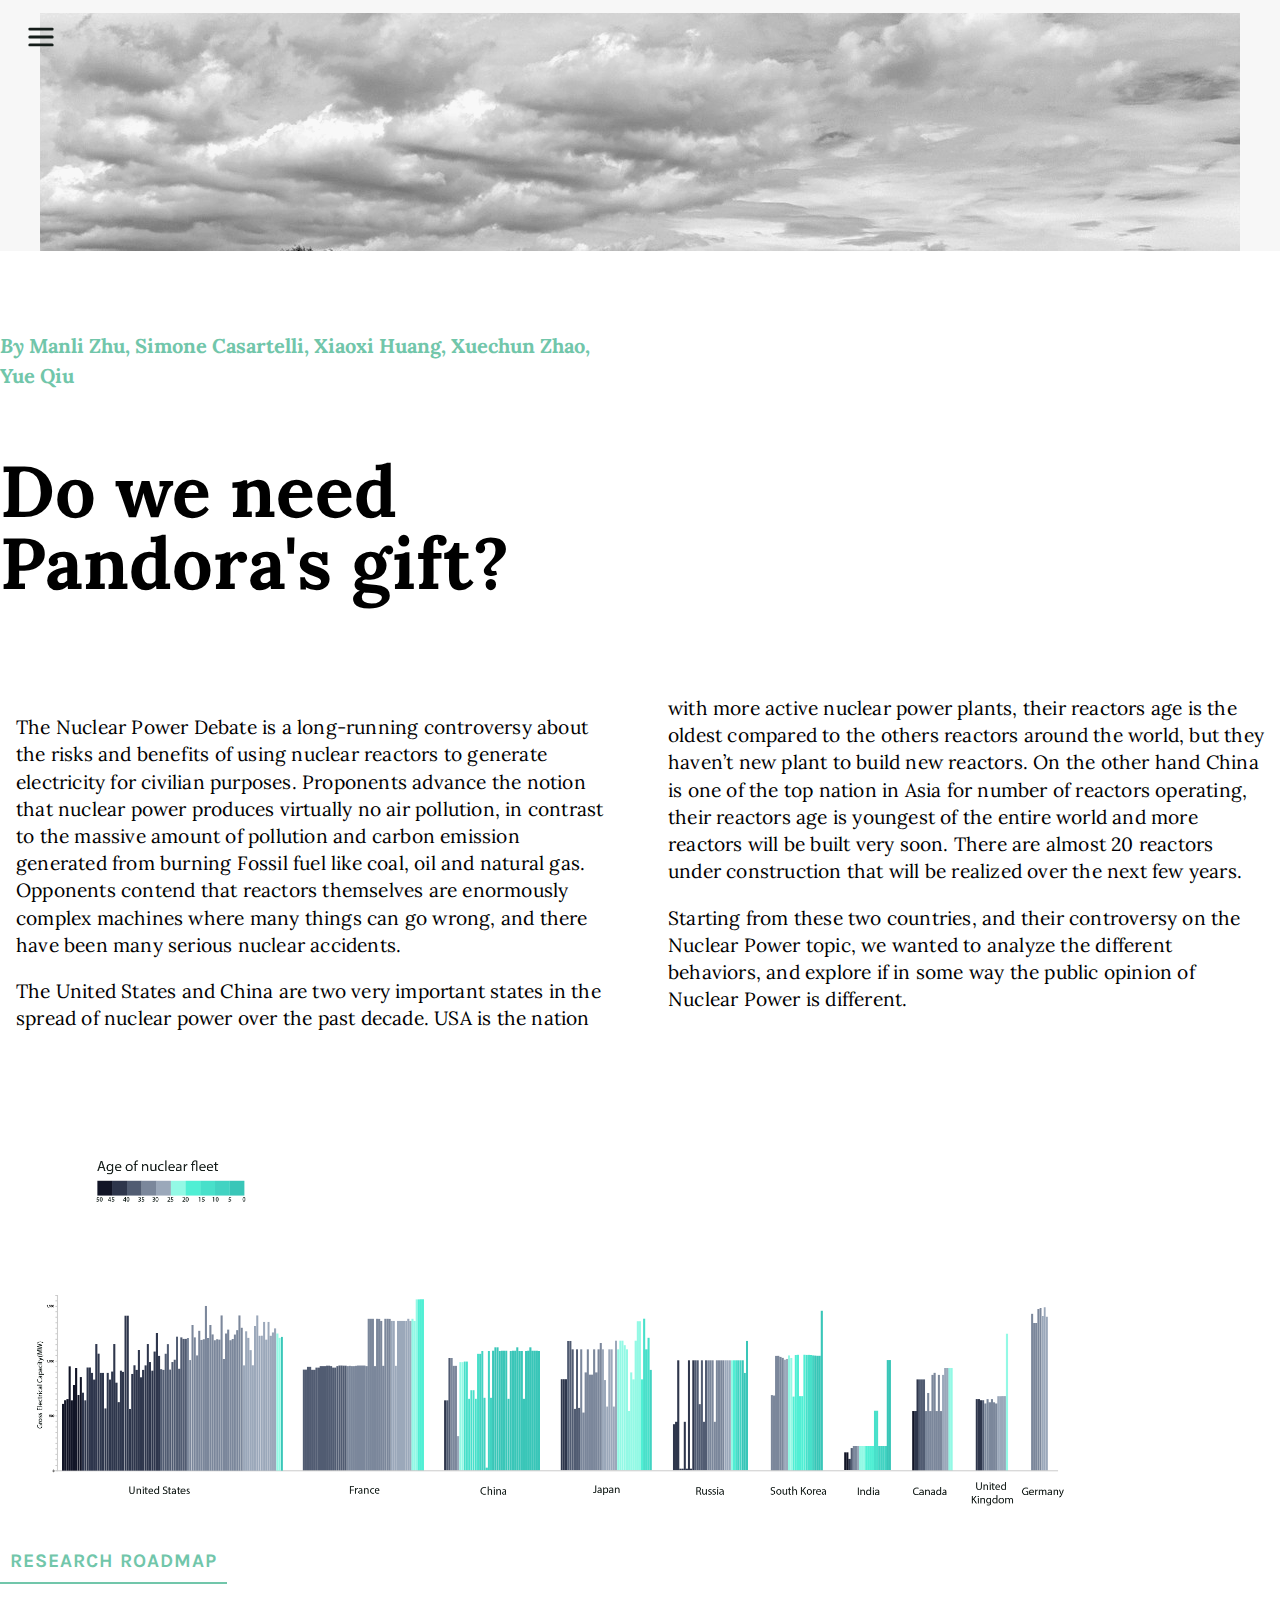
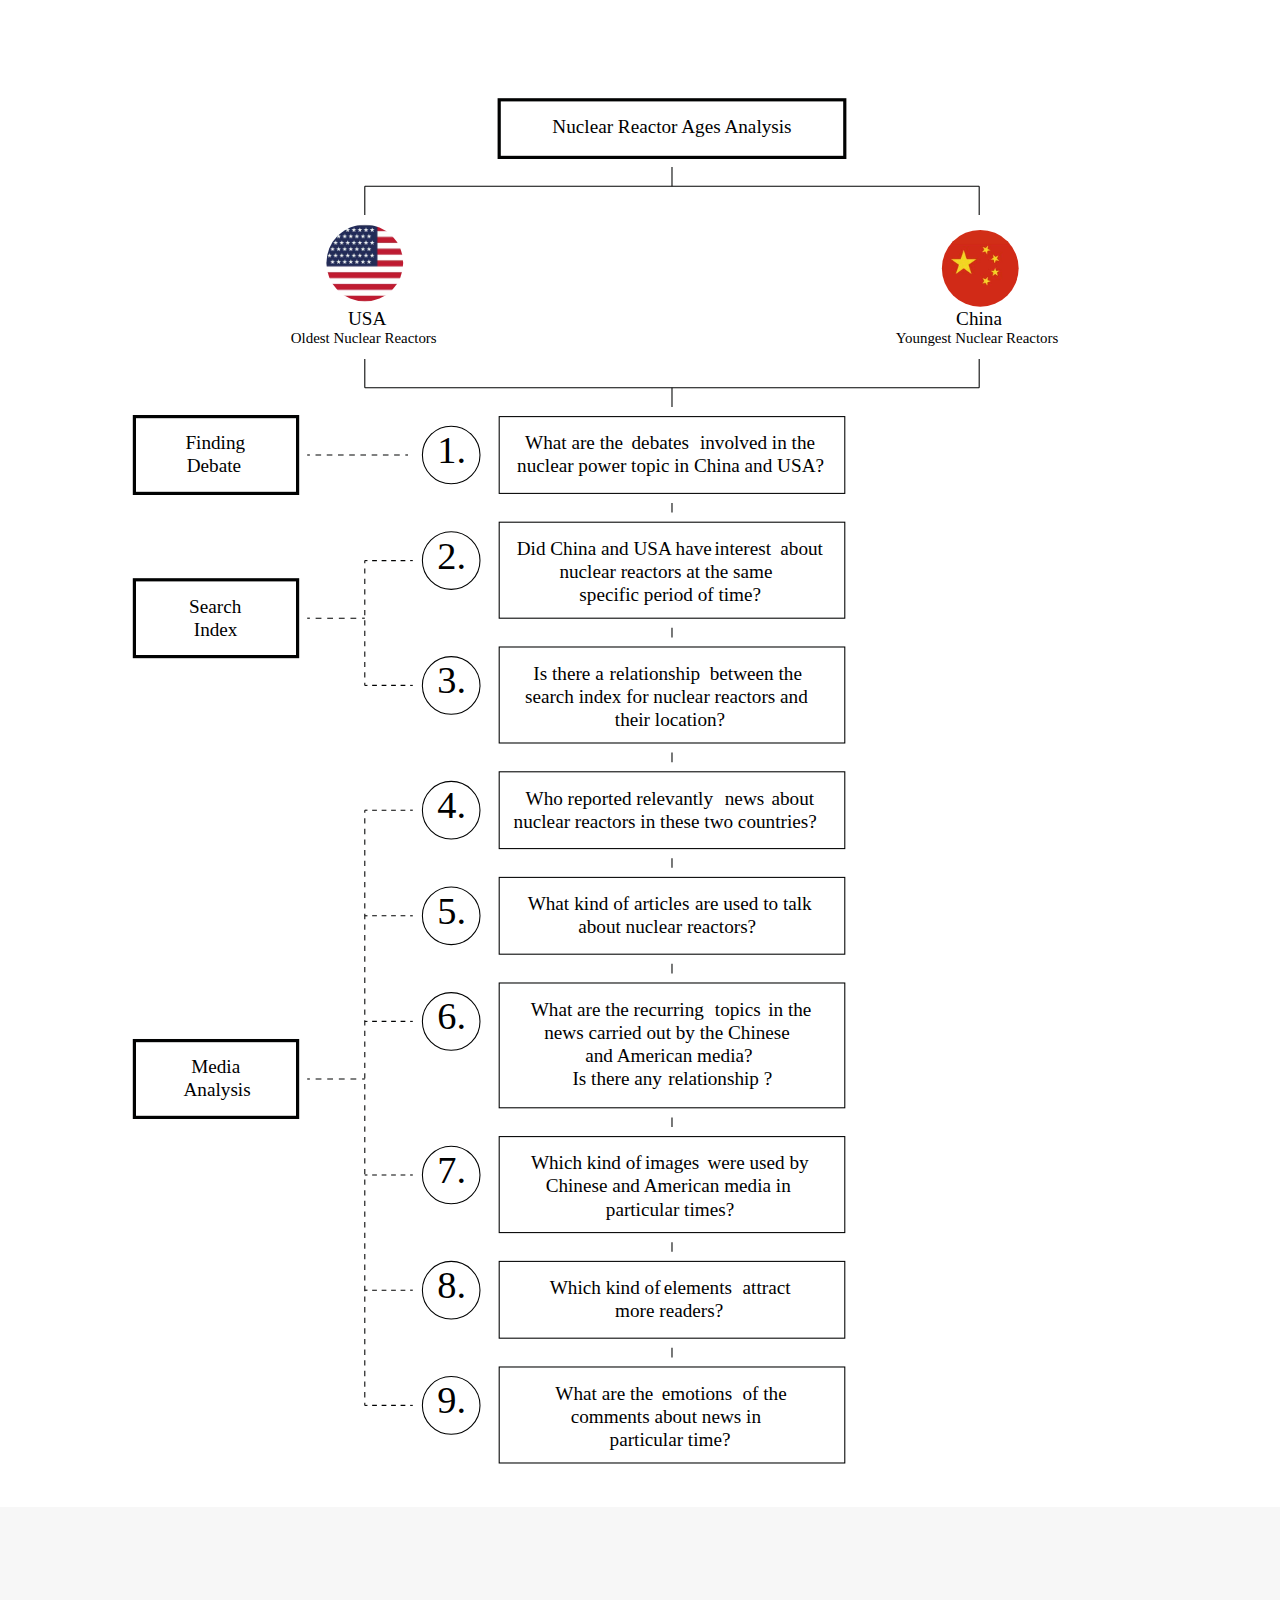
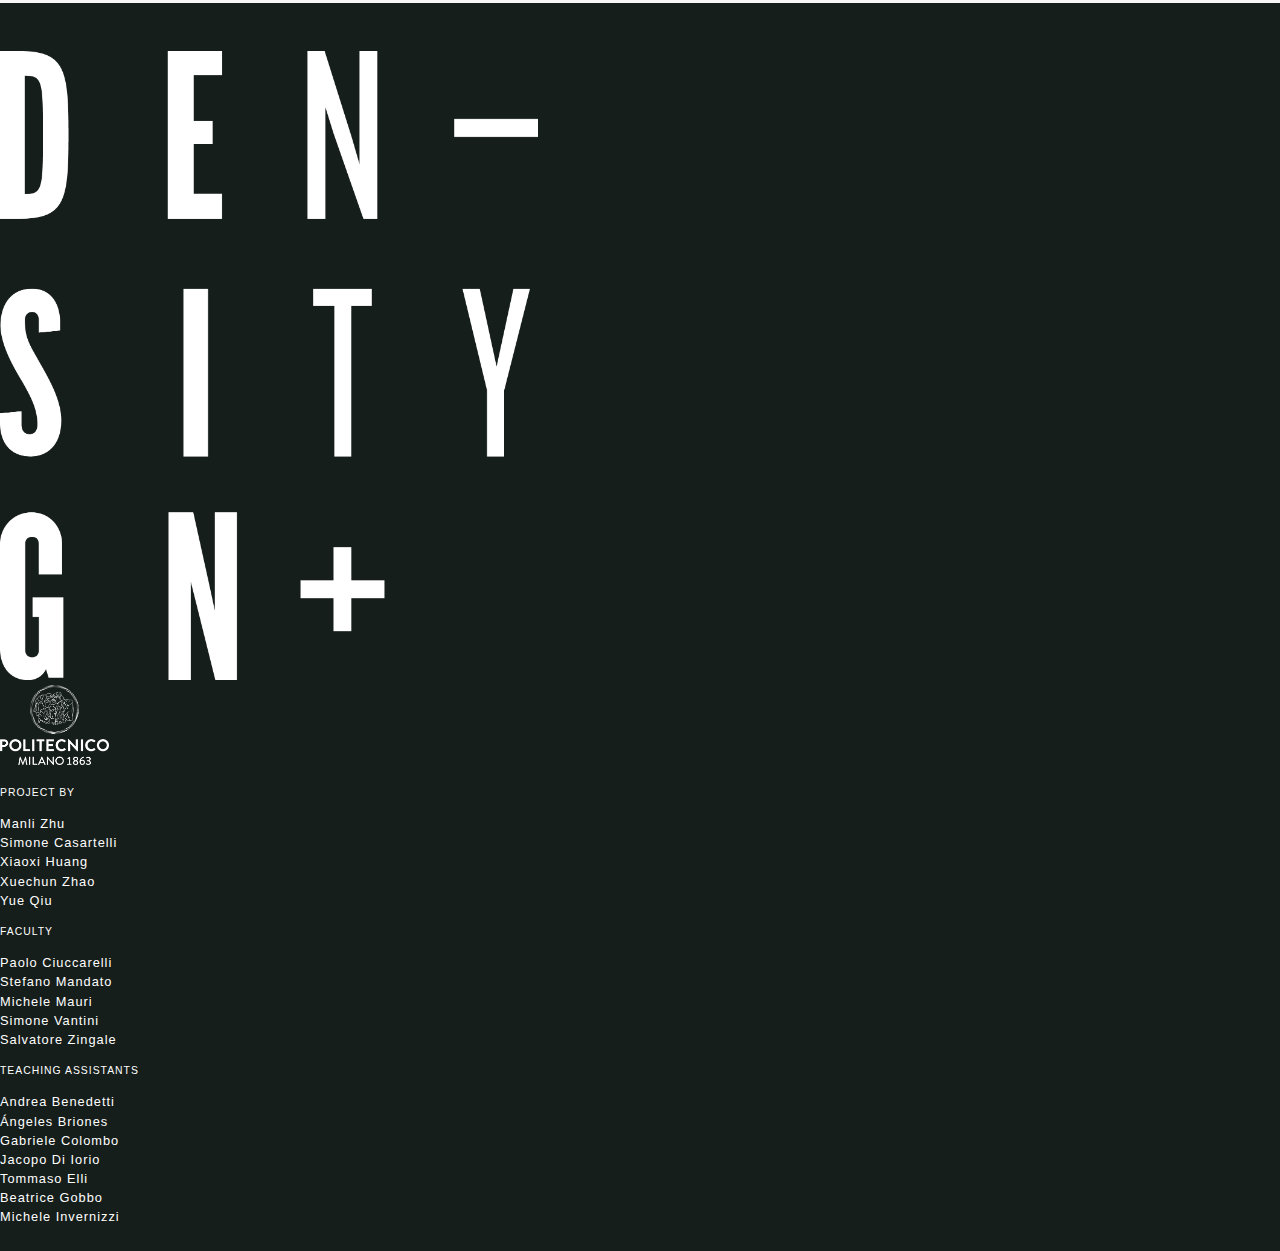
<file: pandora/index.html>
<!DOCTYPE html>
<html lang="en">

<head>
    <!-- Required meta tags -->
    <meta charset="utf-8">
    <meta name="viewport" content="width=device-width, initial-scale=1, shrink-to-fit=no">
    <title>Influence of public opionion on nuclear</title>

    <!-- Search Engine -->
    <meta name="description" content="Description of your report here. 150 characters for SEO, 200 characters for Twitter and Facebook">
    <meta name="image" content="thumbnail image of your work">
    <!-- Schema.org for Google -->
    <meta itemprop="name" content="Title of your work">
    <meta itemprop="description" content="Description of your report here">
    <meta itemprop="image" content="thumbnail image of your work">
    <!-- Twitter -->
    <meta name="twitter:card" content="summary">
    <meta name="twitter:title" content="Title of your work">
    <meta name="twitter:description" content="Description of your report here">
    <meta name="twitter:site" content="@densitydesign">
    <meta name="twitter:creator" content="your twitter handles here, if any">
    <meta name="twitter:image:src" content="thumbnail image of your work. Maximum dimension: 1024px x 512px; minimum dimension: 440px x 220px">
    <!-- Open Graph general (Facebook, Pinterest & Google+) -->
    <meta name="og:title" content="Title of your work">
    <meta name="og:description" content="Description of your report here">
    <meta name="og:image" content="thumbnail image of your work. Recommended dimension: 1200px x 630px; minimum dimension: 600px x 315px">
    <meta name="og:url" content="url to this page">
    <meta name="og:site_name" content="Title of your work">
    <meta name="og:locale" content="en_US">
    <meta name="og:type" content="website">

    <!-- Fonts -->
    <link href="https://fonts.googleapis.com/css?family=Lora:400,700|Karla:400,700" rel="stylesheet" />
    <link href="https://maxcdn.bootstrapcdn.com/font-awesome/4.7.0/css/font-awesome.min.css" rel="stylesheet" integrity="sha384-wvfXpqpZZVQGK6TAh5PVlGOfQNHSoD2xbE+QkPxCAFlNEevoEH3Sl0sibVcOQVnN" crossorigin="anonymous" />

    <!-- Bootstrap CSS -->
    <link rel="stylesheet" href="https://maxcdn.bootstrapcdn.com/bootstrap/4.0.0-beta/css/bootstrap.min.css" integrity="sha384-/Y6pD6FV/Vv2HJnA6t+vslU6fwYXjCFtcEpHbNJ0lyAFsXTsjBbfaDjzALeQsN6M" crossorigin="anonymous" />
    <!-- Template CSS -->
    <link rel="stylesheet" href="css/template-style.css" />
    <!-- Your custom CSS -->
    <link rel="stylesheet" href="css/style.css" />
</head>

<body>
    <!-- Cover and menu button-->
    <header>
        <figure class="cover-img"></figure>
        <button class="menu-btn">
            <svg xmlns="http://www.w3.org/2000/svg" class="menu-svg icon-visible" x="0px" y="0px" width="32" height="24" viewBox="0 0 32 24">
                <path d="M30 2H2M30 12H2M30 22H2"></path>
            </svg>
            <svg xmlns="http://www.w3.org/2000/svg" class="menu-svg close-icon absolute scaled" x="0px" y="0px" width="32" height="24" viewBox="0 0 32 24">
                <path d="M25.9 21.9L6.1 2.1M25.9 2.1L6.1 21.9"></path>
            </svg>
        </button>
    </header>

    <!-- Sidebar Menu - Don't change the existing URLs, just add new ones if you need more-->
    <nav class="sidebar nav-closed">
        <div class="sidebar-index sans-font">
            <div class="sidebar-home">
                <h4 class="sidebar-title">Countries behaviors on Nuclear Spread</h4>
                <a href="index.html">Introduction</a>
            </div>
            <div class="sidebar-list">
                <h5 class="text-uppercase">Research questions</h5>
                <ul>
                    <li>
                        <a href="question1.html">What are the debates involved in the nuclear power topic in China and USA?</a>
                    </li>
                    <li>
                        <a href="question2.html">Did China and USA have interest about nuclear reactors at the same specific period of time?</a>
                    </li>
                    <li>
                        <a href="question3.html">Is there a relationship between the search index for nuclear reactors and their location?</a>
                    </li>
                    <li>
                        <a href="question4.html">Who reported relevantly news about nuclear reactors in these two countries?</a>
                    </li>
                    <li>
                        <a href="question5.html">What kind of articles are used to talk about nuclear reactors?</a>
                    </li>
                    <li>
                        <a href="question6.html">What are the recurring topics in the news carried out by the Chinese and American media? Is there any relationship?</a>
                    </li>
                    <li>
                        <a href="question6.html">Which kind of images were used by Chinese and American media in these particular times?</a>
                    </li>
                     <li>
                        <a href="question6.html">Which kind of elements attract more readers?</a>
                    </li>
                     <li>
                        <a href="question6.html">What are the emotions of the comments about news in particular time?</a>
                    </li>

                </ul>
            </div>
        </div>
    </nav>

    <!-- Main content  -->
    <main class="container intro-container">
        <div class="intro-header serif-font">
            <!-- Authors the project  -->
            <h5 class="text-center"><em>By</em> Manli Zhu, Simone Casartelli, Xiaoxi Huang, Xuechun Zhao, <br class="d-none d-sm-block d-lg-none"/> Yue Qiu</h5>
            <!-- Title of the project  -->
            <h1 class="text-center">Do we need <br> Pandora's gift?</h1>
            <!-- Description  -->
            <div class="intro-description">
                <p>
                    The Nuclear Power Debate is a long-running controversy about the risks and benefits of using nuclear reactors to generate electricity for civilian purposes. Proponents advance the notion that nuclear power produces virtually no air pollution, in contrast to the massive amount of pollution and carbon emission generated from burning Fossil fuel like coal, oil and natural gas. Opponents contend that reactors themselves are enormously complex machines where many things can go wrong, and there have been many serious nuclear accidents.</p>
                    <p>
                  The United States and China are two very important states in the spread of nuclear power over the past decade. USA is the nation with more active nuclear power plants, their reactors age is the oldest compared to the others reactors around the world, but they haven’t new plant to build new reactors. On the other hand China is one of the top nation in Asia for number of reactors operating, their reactors age is youngest of the entire world and more reactors will be built very soon. There are almost 20 reactors under construction that will be realized over the next few years.</p>
                  <p>
                  Starting from these two countries, and their controversy on the Nuclear Power topic, we wanted to analyze the different behaviors, and explore if in some way the public opinion of Nuclear Power is different.

                </p>

            </div>
             <img style="align-content: center;margin: auto;width: 1100px" src="assets/imgs/age-01.png"/>

        </div>

        <div class="intro-map">
            <h3 class="text-center sans-font"><span>research roadmap</span></h3>
            <svg version="1.1" xmlns="http://www.w3.org/2000/svg" xmlns:xlink="http://www.w3.org/1999/xlink" x="0px" y="0px"
	 viewBox="0 0 1200 1341" style="enable-background:new 0 0 1200 1341;" xml:space="preserve">
<style type="text/css">
	.st0{fill:none;stroke:#010202;stroke-width:3;stroke-miterlimit:10;}
	.st1{fill:none;}
	.st2{font-family:'MyriadPro-Bold';}
	.st3{font-size:18px;}
	.st4{font-family:'MyriadPro-Regular';}
	.st5{font-size:14px;}
	.st6{fill:none;stroke:#010202;stroke-miterlimit:10;}
	.st7{fill:none;stroke:#010202;stroke-miterlimit:10;stroke-dasharray:5.2647,5.2647;}
	.st8{fill:none;stroke:#010202;stroke-miterlimit:10;stroke-dasharray:4.4444,4.4444;}
	.st9{fill:none;stroke:#010202;stroke-miterlimit:10;stroke-dasharray:5.4444,5.4444;}
	.st10{fill:none;stroke:#010202;stroke-miterlimit:10;stroke-dasharray:4.8697,4.8697;}
	.st11{fill:none;stroke:#010202;stroke-miterlimit:10;stroke-dasharray:4.982,4.982;}
	.st12{clip-path:url(#SVGID_2_);}
	.st13{fill:#D12E17;}
	.st14{font-size:36px;}
</style>
<g id="stable">
	<rect x="468" y="27" class="st0" width="324" height="54"/>
	<rect x="504" y="45" class="st1" width="252" height="27"/>
	<text transform="matrix(1 0 0 1 517.8159 57.7798)" class="st2 st3">Nuclear Reactor Ages Analysis</text>
	<rect x="243" y="225" class="st1" width="198" height="54"/>
	<text transform="matrix(1 0 0 1 326.2319 237.7798)"><tspan x="0" y="0" class="st2 st3">USA</tspan><tspan x="-53.6" y="16.8" class="st4 st5">Oldest Nuclear Reactors</tspan></text>
	<rect x="819" y="225" class="st1" width="198" height="54"/>
	<text transform="matrix(1 0 0 1 896.3462 237.7798)"><tspan x="0" y="0" class="st2 st3">China</tspan><tspan x="-56.6" y="16.8" class="st4 st5">Youngest Nuclear Reactors</tspan></text>
	<line class="st6" x1="342" y1="270" x2="342" y2="297"/>
	<line class="st6" x1="918" y1="297" x2="918" y2="270"/>
	<line class="st6" x1="342" y1="297" x2="918" y2="297"/>
	<line class="st6" x1="630" y1="297" x2="630" y2="315"/>
	<g>
		<g>
			<line class="st6" x1="288" y1="360" x2="290.5" y2="360"/>
			<line class="st7" x1="295.8" y1="360" x2="377.4" y2="360"/>
			<line class="st6" x1="380" y1="360" x2="382.5" y2="360"/>
		</g>
	</g>
	<line class="st6" x1="630" y1="405" x2="630" y2="414"/>
	<rect x="126" y="342" class="st1" width="153" height="54"/>
	<text transform="matrix(1 0 0 1 173.8086 354.7798)"><tspan x="0" y="0" class="st4 st3">Finding </tspan><tspan x="1.2" y="21.6" class="st4 st3">Debate</tspan></text>
	<rect x="126" y="324" class="st0" width="153" height="72"/>
	<g>
		<g>
			<line class="st6" x1="342" y1="459" x2="344.5" y2="459"/>
			<line class="st8" x1="348.9" y1="459" x2="382.3" y2="459"/>
			<line class="st6" x1="384.5" y1="459" x2="387" y2="459"/>
		</g>
	</g>
	<g>
		<g>
			<line class="st6" x1="342" y1="576" x2="344.5" y2="576"/>
			<line class="st8" x1="348.9" y1="576" x2="382.3" y2="576"/>
			<line class="st6" x1="384.5" y1="576" x2="387" y2="576"/>
		</g>
	</g>
	<line class="st6" x1="630" y1="522" x2="630" y2="531"/>
	<line class="st6" x1="918" y1="135" x2="918" y2="108"/>
	<line class="st6" x1="342" y1="108" x2="342" y2="135"/>
	<line class="st6" x1="918" y1="108" x2="342" y2="108"/>
	<line class="st6" x1="630" y1="108" x2="630" y2="90"/>
	<line class="st6" x1="630" y1="639" x2="630" y2="648"/>
	<line class="st6" x1="630" y1="738" x2="630" y2="747"/>
	<line class="st6" x1="630" y1="837" x2="630" y2="846"/>
	<line class="st6" x1="630" y1="981" x2="630" y2="990"/>
	<line class="st6" x1="630" y1="1098" x2="630" y2="1107"/>
	<line class="st6" x1="630" y1="1197" x2="630" y2="1206"/>
	<g>
		<g>
			<line class="st6" x1="342" y1="792" x2="344.5" y2="792"/>
			<line class="st8" x1="348.9" y1="792" x2="382.3" y2="792"/>
			<line class="st6" x1="384.5" y1="792" x2="387" y2="792"/>
		</g>
	</g>
	<rect x="126" y="927" class="st1" width="153" height="54"/>
	<text transform="matrix(1 0 0 1 179.2354 939.7798)"><tspan x="0" y="0" class="st4 st3">Media</tspan><tspan x="-7.2" y="21.6" class="st4 st3">Analysis</tspan></text>
	<rect x="126" y="909" class="st0" width="153" height="72"/>
	<g>
		<g>
			<line class="st6" x1="342" y1="693" x2="344.5" y2="693"/>
			<line class="st8" x1="348.9" y1="693" x2="382.3" y2="693"/>
			<line class="st6" x1="384.5" y1="693" x2="387" y2="693"/>
		</g>
	</g>
	<rect x="126" y="495" class="st1" width="153" height="54"/>
	<text transform="matrix(1 0 0 1 177.2461 507.7798)"><tspan x="0" y="0" class="st4 st3">Search</tspan><tspan x="4.4" y="21.6" class="st4 st3">Index</tspan></text>
	<rect x="126" y="477" class="st0" width="153" height="72"/>
	<g>
		<g>
			<line class="st6" x1="288" y1="513" x2="290.5" y2="513"/>
			<line class="st9" x1="295.9" y1="513" x2="336.8" y2="513"/>
			<line class="st6" x1="339.5" y1="513" x2="342" y2="513"/>
		</g>
	</g>
	<g>
		<g>
			<line class="st6" x1="342" y1="576" x2="342" y2="573.5"/>
			<line class="st10" x1="342" y1="568.6" x2="342" y2="463.9"/>
			<line class="st6" x1="342" y1="461.5" x2="342" y2="459"/>
		</g>
	</g>
	<g>
		<g>
			<line class="st6" x1="342" y1="891" x2="344.5" y2="891"/>
			<line class="st8" x1="348.9" y1="891" x2="382.3" y2="891"/>
			<line class="st6" x1="384.5" y1="891" x2="387" y2="891"/>
		</g>
	</g>
	<g>
		<g>
			<line class="st6" x1="342" y1="1143" x2="344.5" y2="1143"/>
			<line class="st8" x1="348.9" y1="1143" x2="382.3" y2="1143"/>
			<line class="st6" x1="384.5" y1="1143" x2="387" y2="1143"/>
		</g>
	</g>
	<g>
		<g>
			<line class="st6" x1="342" y1="1035" x2="344.5" y2="1035"/>
			<line class="st8" x1="348.9" y1="1035" x2="382.3" y2="1035"/>
			<line class="st6" x1="384.5" y1="1035" x2="387" y2="1035"/>
		</g>
	</g>
	<g>
		<g>
			<line class="st6" x1="342" y1="1251" x2="344.5" y2="1251"/>
			<line class="st8" x1="348.9" y1="1251" x2="382.3" y2="1251"/>
			<line class="st6" x1="384.5" y1="1251" x2="387" y2="1251"/>
		</g>
	</g>
	<g>
		<g>
			<line class="st6" x1="342" y1="693" x2="342" y2="695.5"/>
			<line class="st11" x1="342" y1="700.5" x2="342" y2="1246"/>
			<line class="st6" x1="342" y1="1248.5" x2="342" y2="1251"/>
		</g>
	</g>
	<g>
		<g>
			<line class="st6" x1="288" y1="945" x2="290.5" y2="945"/>
			<line class="st9" x1="295.9" y1="945" x2="336.8" y2="945"/>
			<line class="st6" x1="339.5" y1="945" x2="342" y2="945"/>
		</g>
	</g>
	<g>
		<defs>
			<circle id="SVGID_1_" cx="919" cy="185" r="36"/>
		</defs>
		<clipPath id="SVGID_2_">
			<use xlink:href="#SVGID_1_"  style="overflow:visible;"/>
		</clipPath>
		<g class="st12">
			
				<image style="overflow:visible;" width="384" height="256" xlink:href="[data-uri]" transform="matrix(0.3281 0 0 0.3281 882 159)">
			</image>
			<rect x="882" y="144" class="st13" width="126" height="18"/>
		</g>
	</g>
	<g>
		<defs>
			<circle id="SVGID_3_" cx="342" cy="180" r="36"/>
		</defs>
		<clipPath id="SVGID_4_">
			<use xlink:href="#SVGID_3_"  style="overflow:visible;"/>
		</clipPath>
		<g transform="matrix(1 0 0 1 0 0)" style="clip-path:url(#SVGID_4_);">
			
				<image style="overflow:visible;" width="520" height="416" xlink:href="[data-uri]" transform="matrix(0.2163 0 0 0.2163 301.5 135)">
			</image>
		</g>
	</g>
</g>
<a xlink:href="question1.html">
<g id="_x31_">
	<rect x="468" y="324" class="st6" width="324" height="72"/>
	<rect x="477" y="342" class="st1" width="306" height="45"/>
	<text transform="matrix(1 0 0 1 492.2661 354.7798)"><tspan x="0" y="0" class="st4 st3">What are the </tspan><tspan x="99.8" y="0" class="st2 st3">debates </tspan><tspan x="163.9" y="0" class="st4 st3">involved in the </tspan><tspan x="-7.5" y="21.6" class="st4 st3">nuclear power topic in China and USA? </tspan></text>
	<circle class="st6" cx="423" cy="360" r="27"/>
	<rect x="396" y="342" class="st1" width="54" height="54"/>
	<text transform="matrix(1 0 0 1 410.04 367.5596)" class="st4 st14">1.</text>
</g>
</a>
<a xlink:href="question2.html">
<g id="_x32_">
	<rect x="468" y="423" class="st6" width="324" height="90"/>
	<rect x="477" y="441" class="st1" width="306" height="72"/>
	<text transform="matrix(1 0 0 1 484.4546 453.7798)"><tspan x="0" y="0" class="st4 st3">Did China and USA have </tspan><tspan x="185.4" y="0" class="st2 st3">interest</tspan><tspan x="242.6" y="0" class="st4 st3"> about </tspan><tspan x="40" y="21.6" class="st4 st3">nuclear reactors at the same  </tspan><tspan x="58.7" y="43.2" class="st4 st3">specific period of time?</tspan></text>
	<circle class="st6" cx="423" cy="459" r="27"/>
	<rect x="396" y="441" class="st1" width="54" height="54"/>
	<text transform="matrix(1 0 0 1 410.0405 466.5596)" class="st4 st14">2.</text>
</g>
</a>
<a xlink:href="question3.html">
<g id="_x33_">
	<rect x="468" y="540" class="st6" width="324" height="90"/>
	<rect x="477" y="558" class="st1" width="306" height="72"/>
	<text transform="matrix(1 0 0 1 500.0244 570.7798)"><tspan x="0" y="0" class="st4 st3">Is there a </tspan><tspan x="71.4" y="0" class="st2 st3">relationship</tspan><tspan x="160.9" y="0" class="st4 st3"> between the </tspan><tspan x="-7.9" y="21.6" class="st4 st3">search index for nuclear reactors and </tspan><tspan x="76.4" y="43.2" class="st4 st3">their location?</tspan></text>
	<circle class="st6" cx="423" cy="576" r="27"/>
	<rect x="396" y="558" class="st1" width="54" height="54"/>
	<text transform="matrix(1 0 0 1 410.0405 583.5596)" class="st4 st14">3.</text>
</g>
</a>
<a xlink:href="question4.html">
<g id="_x34_">
	<rect x="468" y="657" class="st6" width="324" height="72"/>
	<rect x="477" y="675" class="st1" width="306" height="54"/>
	<text transform="matrix(1 0 0 1 492.6802 687.7798)"><tspan x="0" y="0" class="st4 st3">Who reported relevantly </tspan><tspan x="186.8" y="0" class="st2 st3">news</tspan><tspan x="226.1" y="0" class="st4 st3"> about </tspan><tspan x="-11.2" y="21.6" class="st4 st3">nuclear reactors in these two countries?</tspan></text>
	<circle class="st6" cx="423" cy="693" r="27"/>
	<rect x="396" y="675" class="st1" width="54" height="54"/>
	<text transform="matrix(1 0 0 1 410.0405 700.5596)" class="st4 st14">4.</text>
</g>
</a>
<a xlink:href="question5.html">
<g id="_x35_">
	<rect x="468" y="756" class="st6" width="324" height="72"/>
	<rect x="477" y="774" class="st1" width="306" height="45"/>
	<text transform="matrix(1 0 0 1 494.6782 786.7798)"><tspan x="0" y="0" class="st4 st3">What </tspan><tspan x="43.7" y="0" class="st2 st3">kind of articles</tspan><tspan x="152.4" y="0" class="st4 st3"> are used to talk </tspan><tspan x="47.4" y="21.6" class="st4 st3">about nuclear reactors?</tspan></text>
	<circle class="st6" cx="423" cy="792" r="27"/>
	<rect x="396" y="774" class="st1" width="54" height="54"/>
	<text transform="matrix(1 0 0 1 410.0405 799.5596)" class="st4 st14">5.</text>
</g>
</a>
<a xlink:href="question6.html">
<g id="_x36_">
	<rect x="468" y="855" class="st6" width="324" height="117"/>
	<rect x="477" y="873" class="st1" width="306" height="90"/>
	<text transform="matrix(1 0 0 1 497.5674 885.7798)"><tspan x="0" y="0" class="st4 st3">What are the recurring </tspan><tspan x="172.6" y="0" class="st2 st3">topics</tspan><tspan x="218.1" y="0" class="st4 st3"> in the </tspan><tspan x="12.6" y="21.6" class="st4 st3">news carried out by the Chinese  </tspan><tspan x="51.1" y="43.2" class="st4 st3">and American media?</tspan><tspan x="39.1" y="64.8" class="st4 st3">Is there any </tspan><tspan x="129" y="64.8" class="st2 st3">relationship</tspan><tspan x="218.4" y="64.8" class="st4 st3">?</tspan></text>
	<circle class="st6" cx="423" cy="891" r="27"/>
	<rect x="396" y="873" class="st1" width="54" height="54"/>
	<text transform="matrix(1 0 0 1 410.0405 898.5596)" class="st4 st14">6.</text>
</g>
</a>
<a xlink:href="question7.html">
<g id="_x37_">
	<rect x="468" y="999" class="st6" width="324" height="90"/>
	<rect x="477" y="1017" class="st1" width="306" height="72"/>
	<text transform="matrix(1 0 0 1 497.7383 1029.7798)"><tspan x="0" y="0" class="st4 st3">Which kind of </tspan><tspan x="106.9" y="0" class="st2 st3">images</tspan><tspan x="161" y="0" class="st4 st3"> were used by </tspan><tspan x="13.8" y="21.6" class="st4 st3">Chinese and American media in  </tspan><tspan x="70.2" y="43.2" class="st4 st3">particular times?</tspan></text>
	<circle class="st6" cx="423" cy="1035" r="27"/>
	<rect x="396" y="1017" class="st1" width="54" height="54"/>
	<text transform="matrix(1 0 0 1 410.0405 1042.5596)" class="st4 st14">7.</text>
</g>
</a>
<a xlink:href="question8.html">
<g id="_x38_">
	<circle class="st6" cx="423" cy="1143" r="27"/>
	<rect x="396" y="1125" class="st1" width="54" height="54"/>
	<text transform="matrix(1 0 0 1 410.0405 1150.5596)" class="st4 st14">8.</text>
	<rect x="468" y="1116" class="st6" width="324" height="72"/>
	<rect x="477" y="1134" class="st1" width="306" height="45"/>
	<text transform="matrix(1 0 0 1 515.3779 1146.7798)"><tspan x="0" y="0" class="st4 st3">Which kind of </tspan><tspan x="106.9" y="0" class="st2 st3">elements</tspan><tspan x="176.3" y="0" class="st4 st3"> attract</tspan><tspan x="61.3" y="21.6" class="st4 st3">more readers?</tspan></text>
</g>
</a>
<a xlink:href="question9.html">
<g id="_x39_">
	<rect x="468" y="1215" class="st6" width="324" height="90"/>
	<rect x="477" y="1233" class="st1" width="306" height="63"/>
	<text transform="matrix(1 0 0 1 520.6699 1245.7798)"><tspan x="0" y="0" class="st4 st3">What are the </tspan><tspan x="99.8" y="0" class="st2 st3">emotions</tspan><tspan x="170.9" y="0" class="st4 st3"> of the  </tspan><tspan x="14.4" y="21.6" class="st4 st3">comments about news in  </tspan><tspan x="50.8" y="43.2" class="st4 st3">particular time?</tspan></text>
	<circle class="st6" cx="423" cy="1251" r="27"/>
	<rect x="396" y="1233" class="st1" width="54" height="54"/>
	<text transform="matrix(1 0 0 1 410.0405 1258.5596)" class="st4 st14">9.</text>
</g>
</a>
</svg>
        </div>
    </main>

    <!-- Footer -->
	<footer>
		<div class="container">
			<div class="row">
				<div class="col-6 col-md-2 mt-3 mb-5 mb-md-0">
					<a href="http://www.densitydesign.org/">
                        <img class="img-density" src="assets/other/logo_density.png">
                    </a>
				</div>
				<div class="col-6 col-md-2 mt-3 mb-5 mb-md-0">
					<a href="http://www.dipartimentodesign.polimi.it/">
                        <img class="img-poli" src="assets/other/logo_poli.png">
                    </a>
				</div>
				<div class="col-6 col-sm-4 col-md-3 col-lg-2 ml-auto mb-5 mb-sm-0">
					<h4>project by</h4>
					<ul>
					    <li>Manli Zhu</li>
						<li>Simone Casartelli</li>
						<li>Xiaoxi Huang</li>
						<li>Xuechun Zhao</li>
						<li>Yue Qiu</li>
					</ul>
				</div>
				<div class="col-6 col-sm-4 col-md-2 px-1 px-lg-3 mb-5 mb-sm-0">
					<h4>Faculty</h4>
					<ul>
						<li>Paolo Ciuccarelli</li>
						<li>Stefano Mandato</li>
						<li>Michele Mauri</li>
                        <li>Simone Vantini</li>
						<li>Salvatore Zingale</li>
					</ul>
				</div>
				<div class="col-12 col-sm-4 col-md-3 px-1 px-lg-3 ml-2 ml-sm-0">
					<h4>Teaching Assistants</h4>
					<ul>
                        <li>Andrea Benedetti</li>
						<li>Ángeles Briones</li>
                        <li>Gabriele Colombo</li>
                        <li>Jacopo Di Iorio</li>
						<li>Tommaso Elli</li>
                        <li>Beatrice Gobbo</li>
						<li>Michele Invernizzi</li>
					</ul>
				</div>
			</div>
		</div>
	</footer>

    <!-- JavaScript -->

    <!-- jQuery first, then Popper.js, then Bootstrap JS -->
    <script src="https://code.jquery.com/jquery-3.2.1.min.js" integrity="sha256-hwg4gsxgFZhOsEEamdOYGBf13FyQuiTwlAQgxVSNgt4=" crossorigin="anonymous"></script>
    <script src="https://cdnjs.cloudflare.com/ajax/libs/popper.js/1.11.0/umd/popper.min.js" integrity="sha384-b/U6ypiBEHpOf/4+1nzFpr53nxSS+GLCkfwBdFNTxtclqqenISfwAzpKaMNFNmj4" crossorigin="anonymous"></script>
    <script src="https://maxcdn.bootstrapcdn.com/bootstrap/4.0.0-beta/js/bootstrap.min.js" integrity="sha384-h0AbiXch4ZDo7tp9hKZ4TsHbi047NrKGLO3SEJAg45jXxnGIfYzk4Si90RDIqNm1" crossorigin="anonymous"></script>
    <!-- Template Javascript -->
    <script src="js/template-functions.js"></script>
    <!-- Your custom Javascript -->
    <script src="js/main.js"></script>
</body>

</html>
</file>
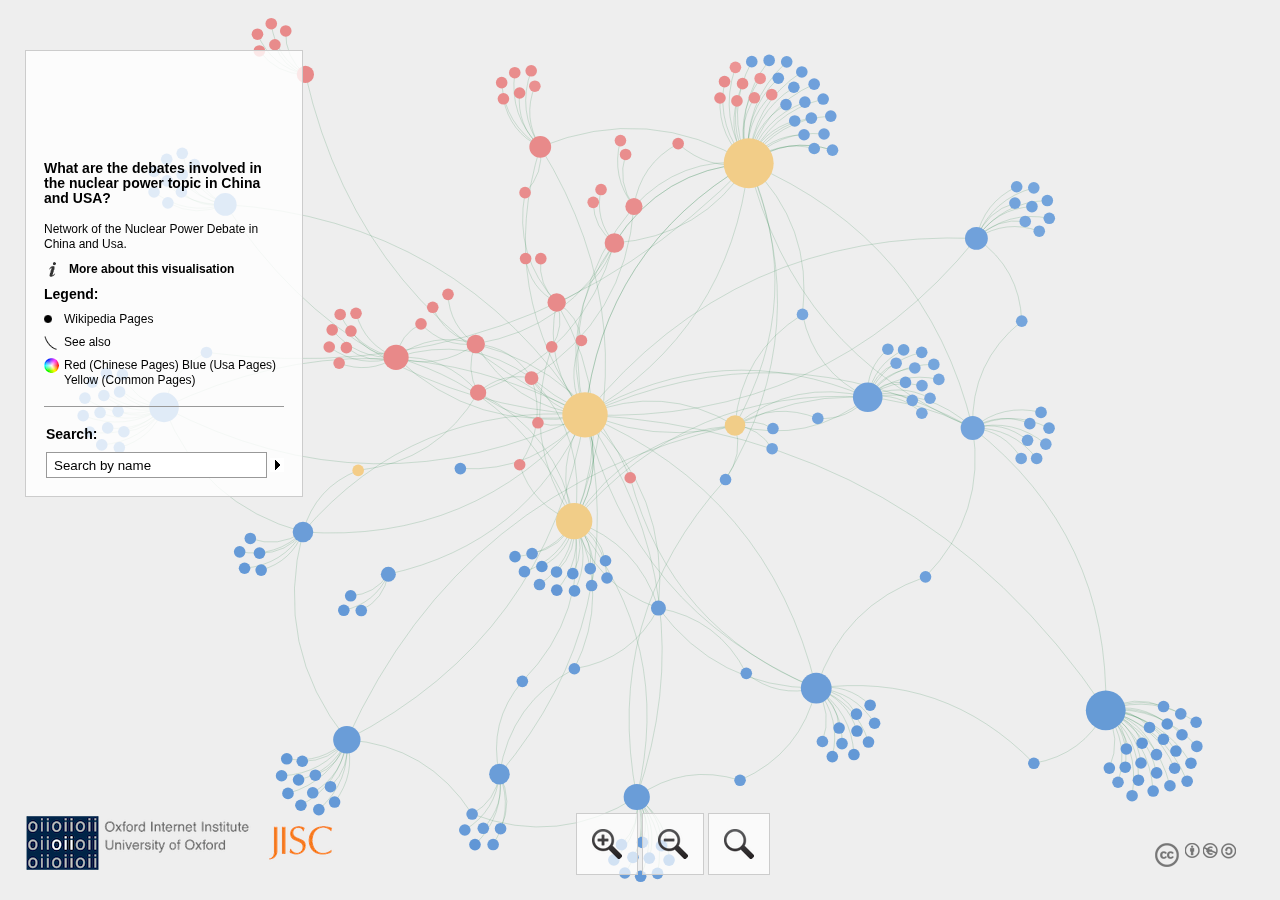
<file: pandora/assets/question1/network/index.html>
<!DOCTYPE html>
<html xmlns="http://www.w3.org/1999/xhtml" xml:lang="en-gb" lang="en" xmlns:og="http://opengraphprotocol.org/schema/" xmlns:fb="http://www.facebook.com/2008/fbml" itemscope itemtype="http://schema.org/Map">

<head>
<title>OII Network Visualisation Example</title>
<meta http-equiv="Content-Type" content="text/html; charset=UTF-8" />
<meta charset="utf-8">
<meta name="viewport" content="width=device-width,height=device-height,initial-scale=1,user-scalable=no" />
<meta http-equiv="X-UA-Compatible" content="IE=Edge" />


<!--[if IE]><script type="text/javascript" src="js/excanvas.js"></script><![endif]--> <!-- js/default.js -->
  <script src="js/jquery/jquery.min.js" type="text/javascript"></script>
  <script src="js/sigma/sigma.min.js" type="text/javascript" language="javascript"></script>
    <script src="js/sigma/sigma.parseJson.js" type="text/javascript" language="javascript"></script>
  <script src="js/fancybox/jquery.fancybox.pack.js" type="text/javascript" language="javascript"></script>
  <script src="js/main.js" type="text/javascript" language="javascript"></script>

  <link rel="stylesheet" type="text/css" href="js/fancybox/jquery.fancybox.css"/>
  <link rel="stylesheet" href="css/style.css" type="text/css" media="screen" />
  <link rel="stylesheet" media="screen and (max-height: 770px)" href="css/tablet.css" />
</head>


<body>
  <div class="sigma-parent">
    <div class="sigma-expand" id="sigma-canvas"></div>
  </div>
<div id="mainpanel">
  <div class="col">
		<div id="maintitle"></div>
    <div id="title"></div>
    <div id="titletext"></div>
    <div class="info cf">
      <dl>
        <dt class="moreinformation"></dt>
        <dd class="line"><a href="#information" class="line fb">More about this visualisation</a></dd>
      </dl>
    </div>
<div id="legend">
	<div class="box">
		<h2>Legend:</h2>
		<dl>
		<dt class="node"></dt>
		<dd></dd>
		<dt class="edge"></dt>
		<dd></dd>
		<dt class="colours"></dt>
		<dd></dd>		
		</dl>
	</div>
</div> 
    <div class="b1">
    <form>
      <div id="search" class="cf"><h2>Search:</h2>
        <input type="text" name="search" value="Search by name" class="empty"/><div class="state"></div>
        <div class="results"></div>
      </div>
      <div class="cf" id="attributeselect"><h2>Group Selector:</h2>
        <div class="select">Select Group</div>
	<div class="list cf"></div>
      </div>
    </form>
    </div>
  </div>
  <div id="information">
  </div>
</div>
	<div id="zoom">
  		<div class="z" rel="in"></div> <div class="z" rel="out"></div> <div class="z" rel="center"></div>
	</div>
	<div id="copyright">
		<a rel="license" href="http://creativecommons.org/licenses/by-nc-sa/3.0/"><img alt="Creative Commons License" style="border-width:0" src="images/CC.png" /></a></div>
	</div>
<div id="attributepane">
<div class="text">
	<div title="Close" class="left-close returntext"><div class="c cf"><span>Return to the full network</span></div></div>	
<div class="headertext">
	<span>Information Pane</span>
</div>	
  <div class="nodeattributes">
    <div class="name"></div>
	<div class="data"></div>
    <div class="p">Connections:</div>
    <div class="link">
      <ul>
      </ul>
    </div>
  </div>
	</div>
</div>
<div id="developercontainer">
	<a href="http://www.oii.ox.ac.uk" title="Oxford Internet Institute"><div id="oii"><span>OII</span></div></a>
	<a href="http://jisc.ac.uk" title="JISC"><div id="jisc"><span>JISC</span></div></a>	
</div>
<script type="text/javascript">

  var _gaq = _gaq || [];
  _gaq.push(['_setAccount', 'UA-21293169-4']);
  _gaq.push(['_setDomainName', 'none']);
  _gaq.push(['_setAllowLinker', true]);
  _gaq.push(['_trackPageview']);

  (function() {
    var ga = document.createElement('script'); ga.type = 'text/javascript'; ga.async = true;
    ga.src = ('https:' == document.location.protocol ? 'https://ssl' : 'http://www') + '.google-analytics.com/ga.js';
    var s = document.getElementsByTagName('script')[0]; s.parentNode.insertBefore(ga, s);
  })();

</script>
</body>
</html>
</file>
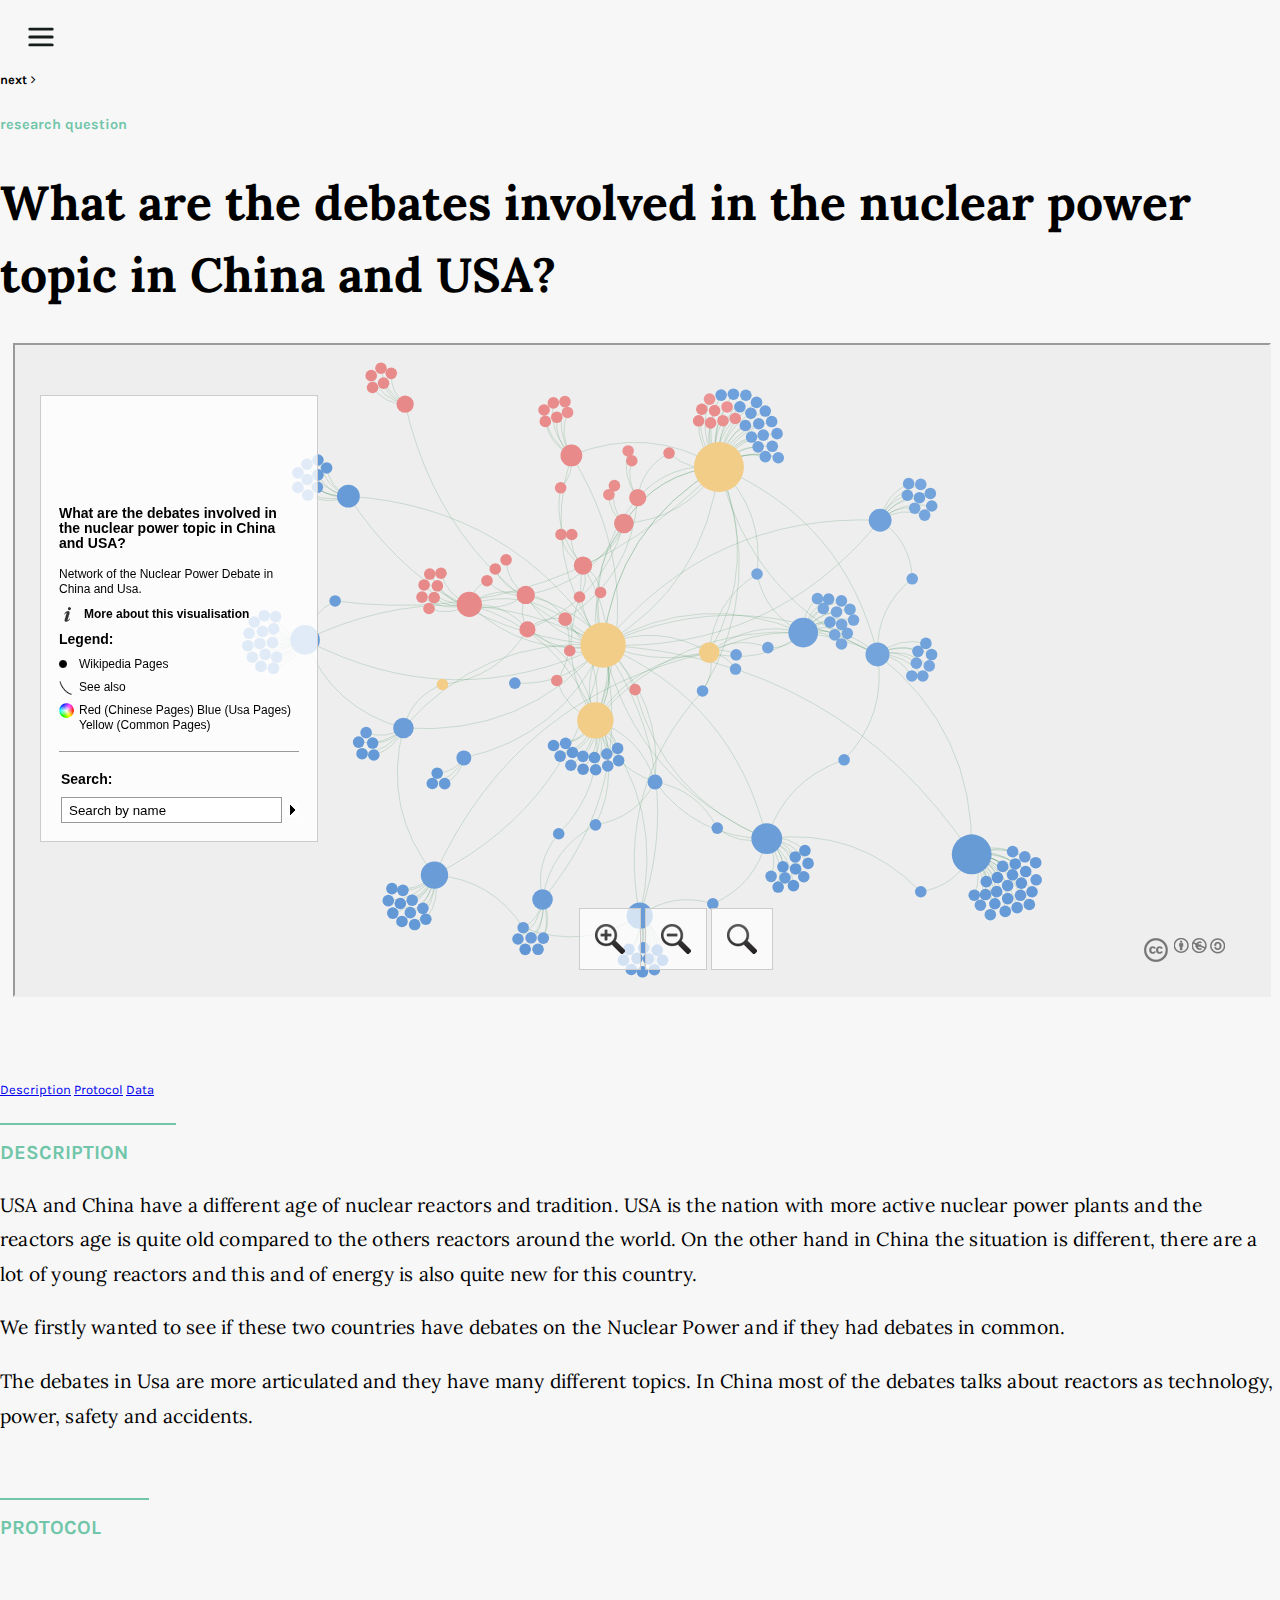
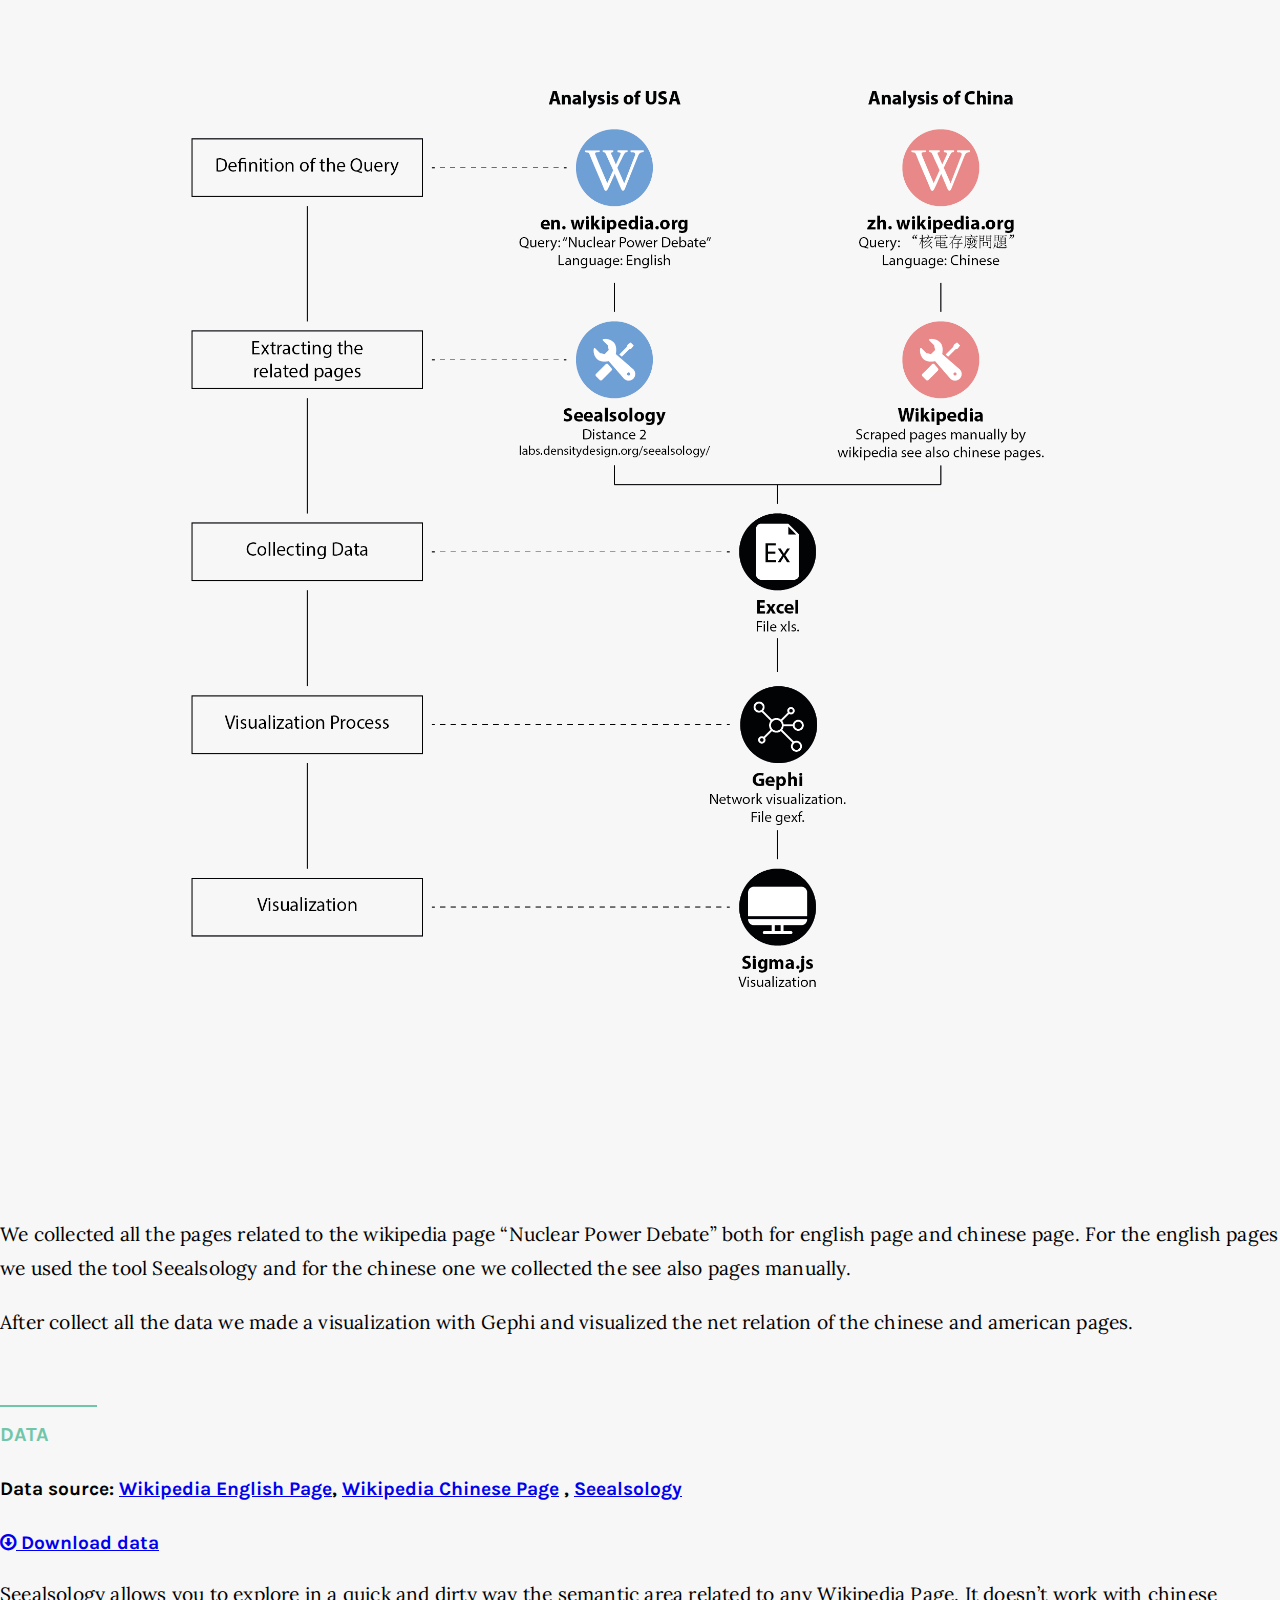
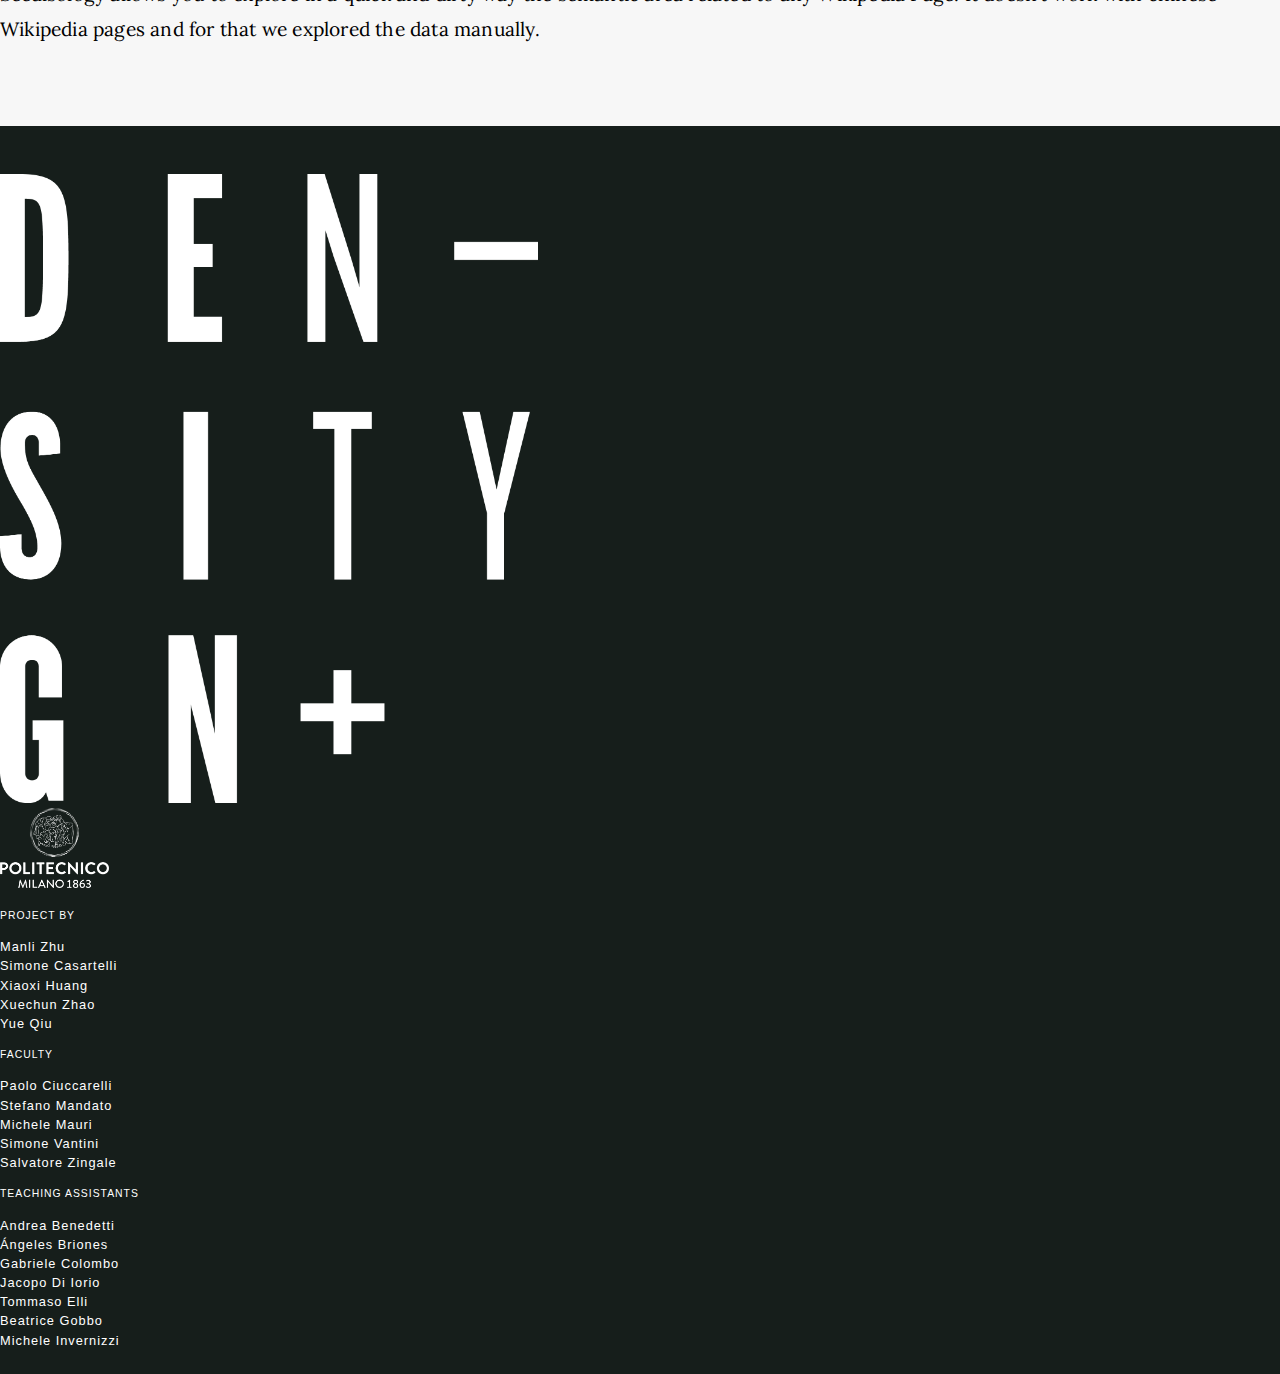
<file: pandora/question1.html>
<!DOCTYPE html>
<html lang="en">

<head>
    <!-- Required meta tags -->
    <meta charset="utf-8">
    <meta name="viewport" content="width=device-width, initial-scale=1, shrink-to-fit=no">
    <title>Research question title</title>

    <!-- Search Engine -->
    <meta name="description" content="Description of your report here. 150 characters for SEO, 200 characters for Twitter and Facebook">
    <meta name="image" content="thumbnail image of your work">
    <!-- Schema.org for Google -->
    <meta itemprop="name" content="Title of your work">
    <meta itemprop="description" content="Description of your report here">
    <meta itemprop="image" content="thumbnail image of your work">
    <!-- Twitter -->
    <meta name="twitter:card" content="summary">
    <meta name="twitter:title" content="Title of your work">
    <meta name="twitter:description" content="Description of your report here">
    <meta name="twitter:site" content="@densitydesign">
    <meta name="twitter:creator" content="your twitter handles here, if any">
    <meta name="twitter:image:src" content="thumbnail image of your work. Maximum dimension: 1024px x 512px; minimum dimension: 440px x 220px">
    <!-- Open Graph general (Facebook, Pinterest & Google+) -->
    <meta name="og:title" content="Title of your work">
    <meta name="og:description" content="Description of your report here">
    <meta name="og:image" content="thumbnail image of your work. Recommended dimension: 1200px x 630px; minimum dimension: 600px x 315px">
    <meta name="og:url" content="url to this page">
    <meta name="og:site_name" content="Title of your work">
    <meta name="og:locale" content="en_US">
    <meta name="og:type" content="website">

    <!-- Fonts -->
    <link href="https://fonts.googleapis.com/css?family=Lora:400,700|Karla:400,700" rel="stylesheet" />
    <link href="https://maxcdn.bootstrapcdn.com/font-awesome/4.7.0/css/font-awesome.min.css" rel="stylesheet" integrity="sha384-wvfXpqpZZVQGK6TAh5PVlGOfQNHSoD2xbE+QkPxCAFlNEevoEH3Sl0sibVcOQVnN" crossorigin="anonymous" />

    <!-- Bootstrap CSS -->
    <link rel="stylesheet" href="https://maxcdn.bootstrapcdn.com/bootstrap/4.0.0-beta/css/bootstrap.min.css" integrity="sha384-/Y6pD6FV/Vv2HJnA6t+vslU6fwYXjCFtcEpHbNJ0lyAFsXTsjBbfaDjzALeQsN6M" crossorigin="anonymous" />
    <!-- Template CSS -->
    <link rel="stylesheet" href="css/template-style.css" />
    <!-- Your custom CSS -->
    <link rel="stylesheet" href="css/style.css" />
</head>

<body data-spy="scroll" data-target="#sidelist" data-offset="160">
    <!-- Research question title and Menu button-->
    <header>
        <div class="container sans-font">
            <div class="row">
                <div class="col-md-10 col-lg-9 ml-auto question-box">
                    <div class="row arrows-container justify-content-end justify-content-md-between  first-question">
                        <div class="arrow-left mr-5 mr-md-0">
                            <h5>
                                <i class="fa fa-angle-left" aria-hidden="true"></i>
                                <a>prev</a>
                            </h5>
                        </div>
                        <div class="arrow-right mr-2 mr-sm-0">
                            <h5>
                                <a>next</a>
                                <i class="fa fa-angle-right" aria-hidden="true"></i>
                            </h5>
                        </div>
                    </div>
                    <h5 class="header-subtitle text-uppercase">research question</h5>
                    <h1 class="header-title serif-font">What are the debates involved in the nuclear power topic in China and USA?</h1>
                </div>
            </div>
        </div>
        <button class="menu-btn">
            <svg xmlns="http://www.w3.org/2000/svg" class="menu-svg icon-visible" x="0px" y="0px" width="32" height="24" viewBox="0 0 32 24">
                <path d="M30 2H2M30 12H2M30 22H2"></path>
            </svg>
            <svg xmlns="http://www.w3.org/2000/svg" class="menu-svg close-icon absolute scaled" x="0px" y="0px" width="32" height="24" viewBox="0 0 32 24">
                <path d="M25.9 21.9L6.1 2.1M25.9 2.1L6.1 21.9"></path>
            </svg>
        </button>
    </header>

    <!-- Sidebar Menu - Don't change the existing URLs, just add new ones if you need more-->
    <nav class="sidebar nav-closed">
        <div class="sidebar-index sans-font">
            <div class="sidebar-home">
                <h4 class="sidebar-title">Countries behaviors on Nuclear Spread</h4>
                <a href="index.html">Introduction</a>
            </div>
            <div class="sidebar-list">
                <h5 class="text-uppercase">Research questions</h5>
                <ul>
                     <li>
                        <a href="question1.html">What are the debates involved in the nuclear power topic in China and USA?</a>
                    </li>
                    <li>
                        <a href="question2.html">Did China and USA have interest about nuclear reactors at the same specific period of time?</a>
                    </li>
                    <li>
                        <a href="question3.html">Is there a relationship between the search index for nuclear reactors and their location?</a>
                    </li>
                    <li>
                        <a href="question4.html">Who reported relevantly news about nuclear reactors in these two countries?</a>
                    </li>
                    <li>
                        <a href="question5.html">What kind of articles are used to talk about nuclear reactors?</a>
                    </li>
                    <li>
                        <a href="question6.html">What are the recurring topics in the news carried out by the Chinese and American media? Is there any relationship?</a>
                    </li>
                    <li>
                        <a href="question7.html">Which kind of images were used by Chinese and American media in these particular times? </a>
                    </li>
                    <li>
                        <a href="question8.html">Which kind of elements attract more readers?</a>
                    </li>
                    <li>
                        <a href="question9.html">What are the emotions of the comments about news in particular time?  </a>
                    </li>
                </ul>
            </div>
        </div>
    </nav>

    <!-- Page Content -->
    <main class="container-fluid">
        <div class="viz-container">
            <!-- Add your viz here -->
            <iframe class="sigma-network" src="assets/question1/network/index.html"></iframe>
        </div>
    </main>

    <article class="container">
        <div class="row">
            <!-- Side scrolling menu -->
            <div id="sidelist" class="col-md-3 text-uppercase d-none d-md-block sans-font">
                <div class="list-group sticky-top">
                    <a class="list-group-item list-group-item-action smooth-scroll" href="#description"><span>Description</span></a>
                    <a class="list-group-item list-group-item-action smooth-scroll" href="#protocol"><span>Protocol</span></a>
                    <a class="list-group-item list-group-item-action smooth-scroll" href="#data"><span>Data</span></a>
                </div>
            </div>

            <!-- Text content -->
            <div class="col-md-9 article-content serif-font">
                <!-- Description -->
                <div class="section-content" id="description">
                    <h3 class="sans-font"><span>Description</span></h3>
                    <p>
                        USA and China have a different age of nuclear reactors and tradition. USA is the nation with more active nuclear power plants and the reactors age is quite old compared to the others reactors around the world. On the other hand in China the situation is different, there are a lot of young reactors and this and of energy is also quite new for this country.
                    </p>
                    <p>
                        We firstly wanted to see if these two countries have debates on the Nuclear Power and if they had debates in common. 
                    </p>
                    <p>
                        The debates in Usa are more articulated and they have many different topics. In China most of the debates talks about reactors as technology, power, safety and accidents.
                    </p>
                   
                </div>

                <!-- Protocol -->
                <div class="section-content" id="protocol">
                    <h3 class="sans-font"><span>Protocol</span></h3>
                    <img class="protocol-diagram" src="assets/protocol/1questionprotocol.png"/>
                    <p>
                       We collected all the pages related to the wikipedia page “Nuclear Power Debate” both for english page and chinese page. For the english pages we used the tool Seealsology and for the chinese one we collected the see also pages manually.  
                    </p>
                    <p>
                       After collect all the data we made a visualization with Gephi and visualized the net relation of the chinese and american pages.
                    </p>
                </div>

                <!-- Data -->
                <div class="section-content" id="data">
                        <h3 class="sans-font"><span>Data</span></h3>
                        <h4 class="sans-font">Data source: <a href="https://en.wikipedia.org/wiki/Nuclear_power_debate">Wikipedia English Page</a>, <a href="https://zh.wikipedia.org/wiki/%E6%A0%B8%E9%9B%BB%E5%AD%98%E5%BB%A2%E5%95%8F%E9%A1%8C">Wikipedia Chinese Page</a> , <a href="http://labs.densitydesign.org/seealsology/">Seealsology</a></h4>
                        <h4 class="data-link sans-font"><a href="https://www.dropbox.com/s/1jh39h4njghq8m9/Q1-Debate%20on%20Wikipedia.xlsx?dl=0"><i class="fa fa-arrow-circle-o-down"></i> Download data</a></h4>
                        <p>
                            Seealsology  allows you to explore in a quick and dirty way the semantic area related to any Wikipedia Page. It doesn’t work with chinese Wikipedia pages and for that we explored the data manually.
                        </p>
                </div>
            </div>
        </div>
    </article>

    <!-- Footer -->
	<footer>
		<div class="container">
			<div class="row">
				<div class="col-6 col-md-2 mt-3 mb-5 mb-md-0">
					<a href="http://www.densitydesign.org/">
                        <img class="img-density" src="assets/other/logo_density.png">
                    </a>
				</div>
				<div class="col-6 col-md-2 mt-3 mb-5 mb-md-0">
					<a href="http://www.dipartimentodesign.polimi.it/">
                        <img class="img-poli" src="assets/other/logo_poli.png">
                    </a>
				</div>
				<div class="col-6 col-sm-4 col-md-3 col-lg-2 ml-auto mb-5 mb-sm-0">
					<h4>project by</h4>
					<ul>
						<li>Manli Zhu</li>
						<li>Simone Casartelli</li>
						<li>Xiaoxi Huang</li>
						<li>Xuechun Zhao</li>
						<li>Yue Qiu</li>
					</ul>
				</div>
				<div class="col-6 col-sm-4 col-md-2 px-1 px-lg-3 mb-5 mb-sm-0">
					<h4>Faculty</h4>
					<ul>
						<li>Paolo Ciuccarelli</li>
						<li>Stefano Mandato</li>
						<li>Michele Mauri</li>
                        <li>Simone Vantini</li>
						<li>Salvatore Zingale</li>
					</ul>
				</div>
				<div class="col-12 col-sm-4 col-md-3 px-1 px-lg-3 ml-2 ml-sm-0">
					<h4>Teaching Assistants</h4>
					<ul>
                        <li>Andrea Benedetti</li>
						<li>Ángeles Briones</li>
                        <li>Gabriele Colombo</li>
                        <li>Jacopo Di Iorio</li>
						<li>Tommaso Elli</li>
                        <li>Beatrice Gobbo</li>
						<li>Michele Invernizzi</li>
					</ul>
				</div>
			</div>
		</div>
	</footer>

    <!-- JavaScript -->

    <!-- jQuery first, then Popper.js, then Bootstrap JS -->
    <script src="https://code.jquery.com/jquery-3.2.1.min.js" integrity="sha256-hwg4gsxgFZhOsEEamdOYGBf13FyQuiTwlAQgxVSNgt4=" crossorigin="anonymous"></script>
    <script src="https://cdnjs.cloudflare.com/ajax/libs/popper.js/1.11.0/umd/popper.min.js" integrity="sha384-b/U6ypiBEHpOf/4+1nzFpr53nxSS+GLCkfwBdFNTxtclqqenISfwAzpKaMNFNmj4" crossorigin="anonymous"></script>
    <script src="https://maxcdn.bootstrapcdn.com/bootstrap/4.0.0-beta/js/bootstrap.min.js" integrity="sha384-h0AbiXch4ZDo7tp9hKZ4TsHbi047NrKGLO3SEJAg45jXxnGIfYzk4Si90RDIqNm1" crossorigin="anonymous"></script>
    <!-- Template Javascript -->
    <script src="js/template-functions.js"></script>
    <!-- Prev/Next Button Script -->
    <script>
    $(document).ready(function(){
        //this variable controls the correct functioning of the next and previous button. Must be the same as the question number.
        var number = 1;
        //get the previous question html page
        $(".arrow-left a").click(function() {
            var newNumber = number - 1,
                url = "question" + newNumber + ".html";
            $(this).attr("href", url);
        });
        //get the next question html page
        $(".arrow-right a").click(function() {
            var newNumber = number + 1,
                url = "question" + newNumber + ".html";
            $(this).attr("href", url);
        });

        // Add smooth scrolling on all links inside the sidelist
        $('.list-group a[href*="#"]:not([href="#"])').click(function() {
            if (location.pathname.replace(/^\//,'') == this.pathname.replace(/^\//,'') && location.hostname == this.hostname) {
                var target = $(this.hash);
                target = target.length ? target : $('[name=' + this.hash.slice(1) +']');
                if (target.length) {
                    $('html,body').animate({
                        scrollTop: target.offset().top - 74
                    }, 1000);
                    return false;
              }
            }
        });
    });
    var offsetSidelist;
    $( window ).on( "load", function() {
        // Add smooth scrolling back to top
        offsetSidelist = $('.list-group').offset().top - 64;

        $(window).scroll(function() {
            if ($(this).scrollTop() >= offsetSidelist) {
                $('.list-group').addClass('sidelist-fixed');
            } else {
                $('.list-group').removeClass('sidelist-fixed');
            }
        });
    });
    $( window ).resize(function() {
        offsetSidelist = $('.list-group').offset().top - 64;
    });
    </script>
    <!-- Your custom Javascript -->
    <script src="js/main.js"></script>
</body>

</html>
</file>
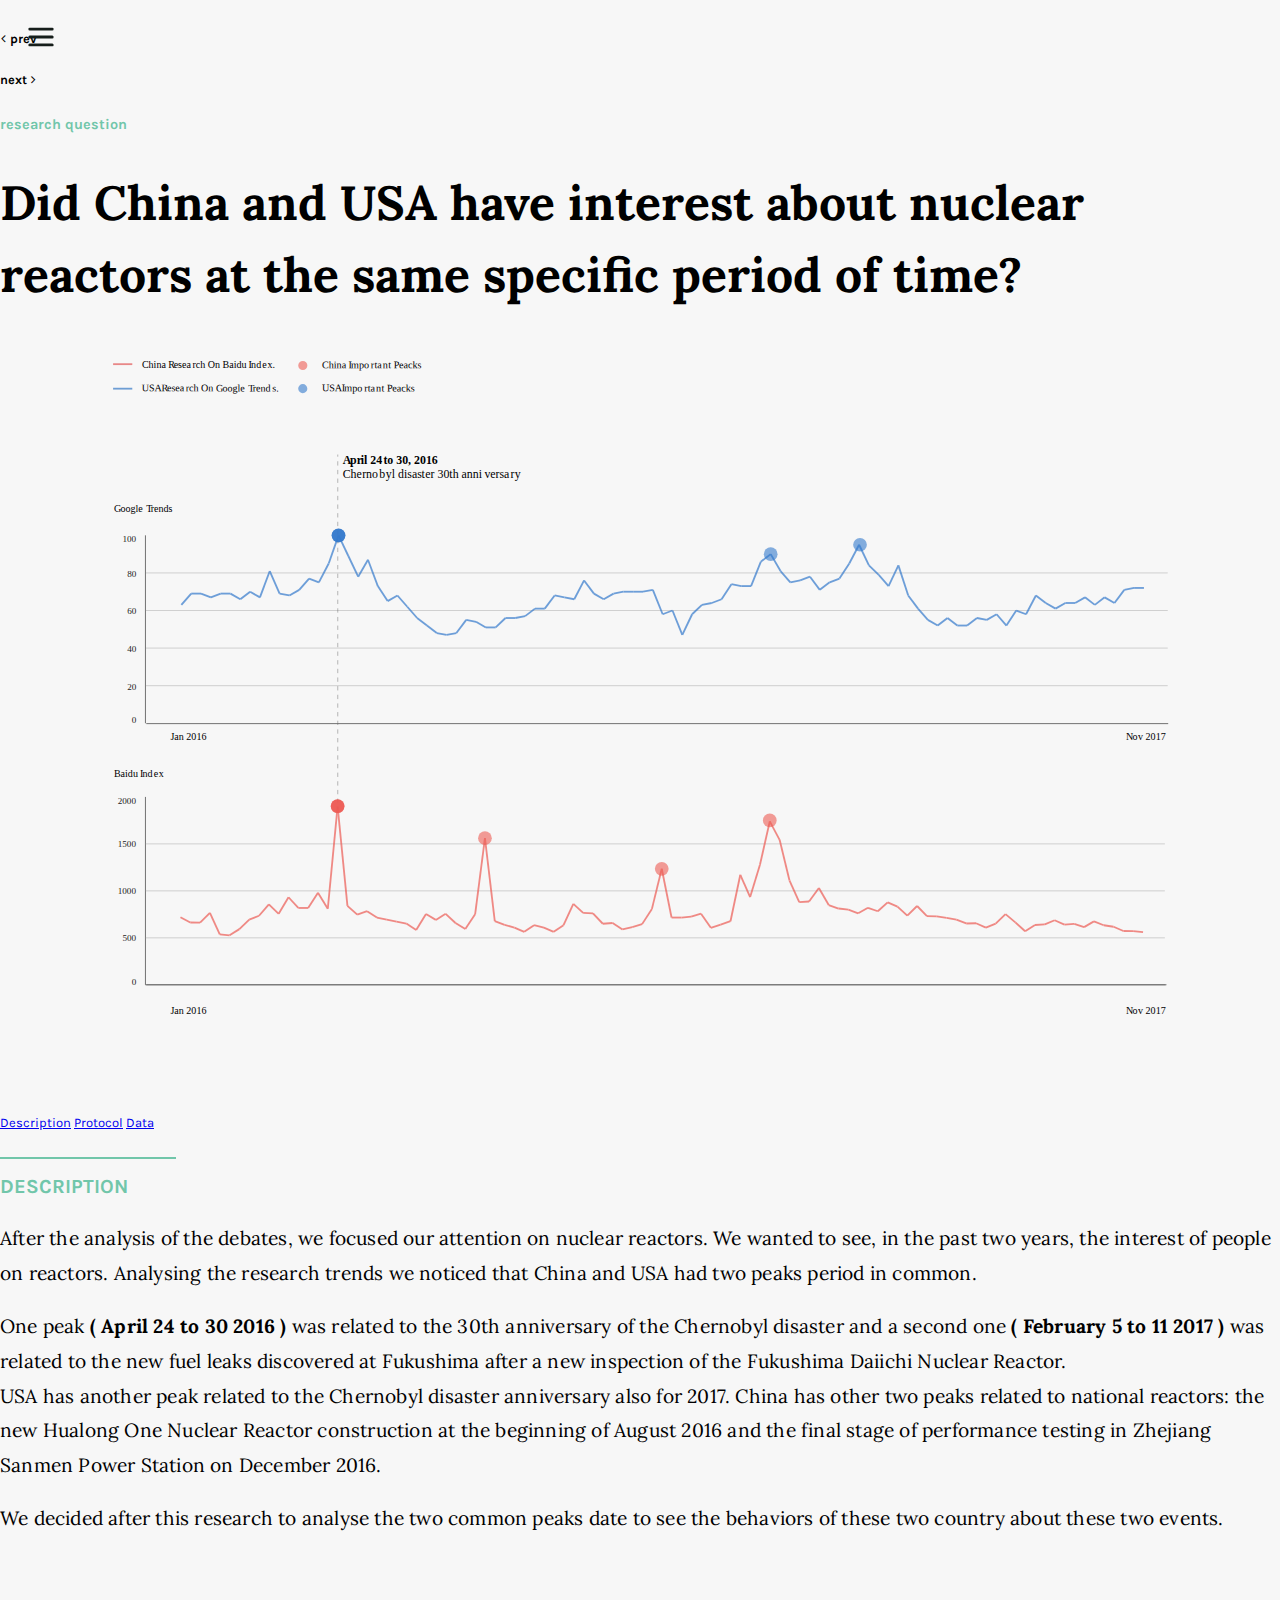
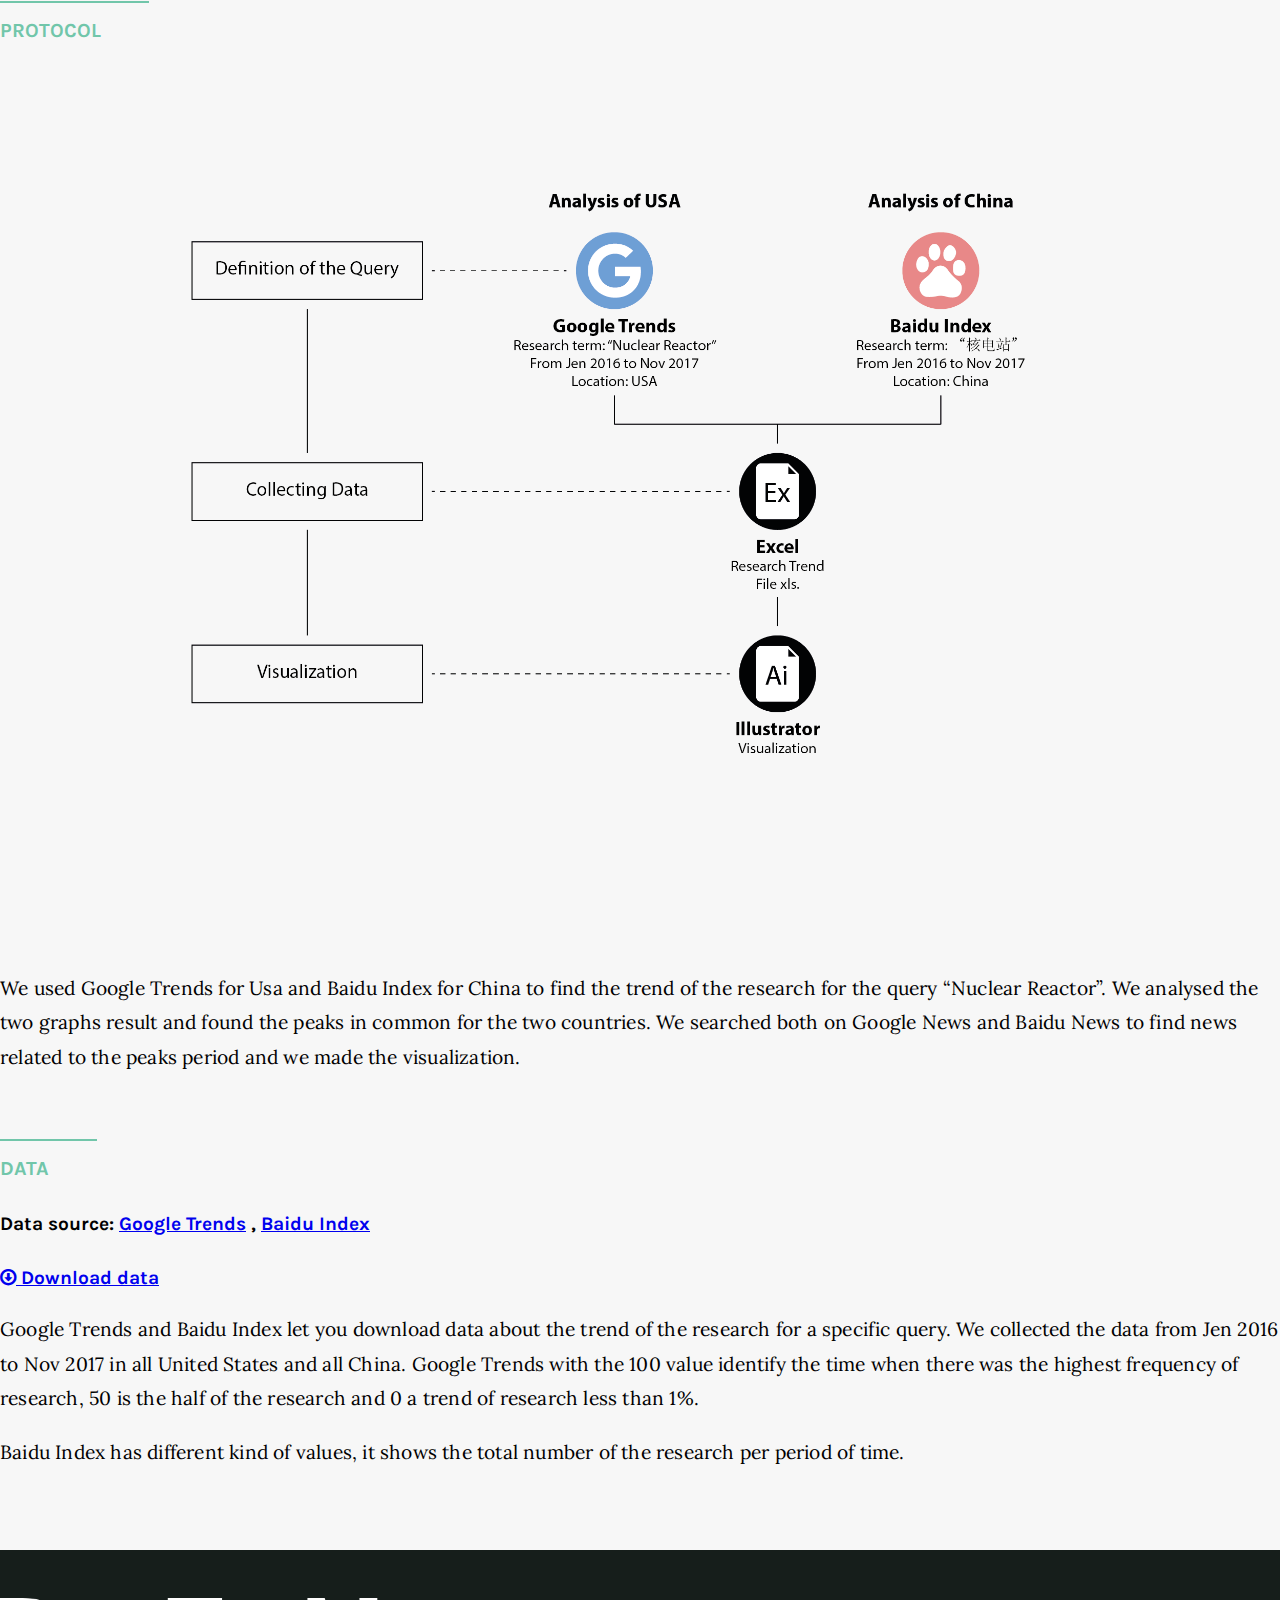
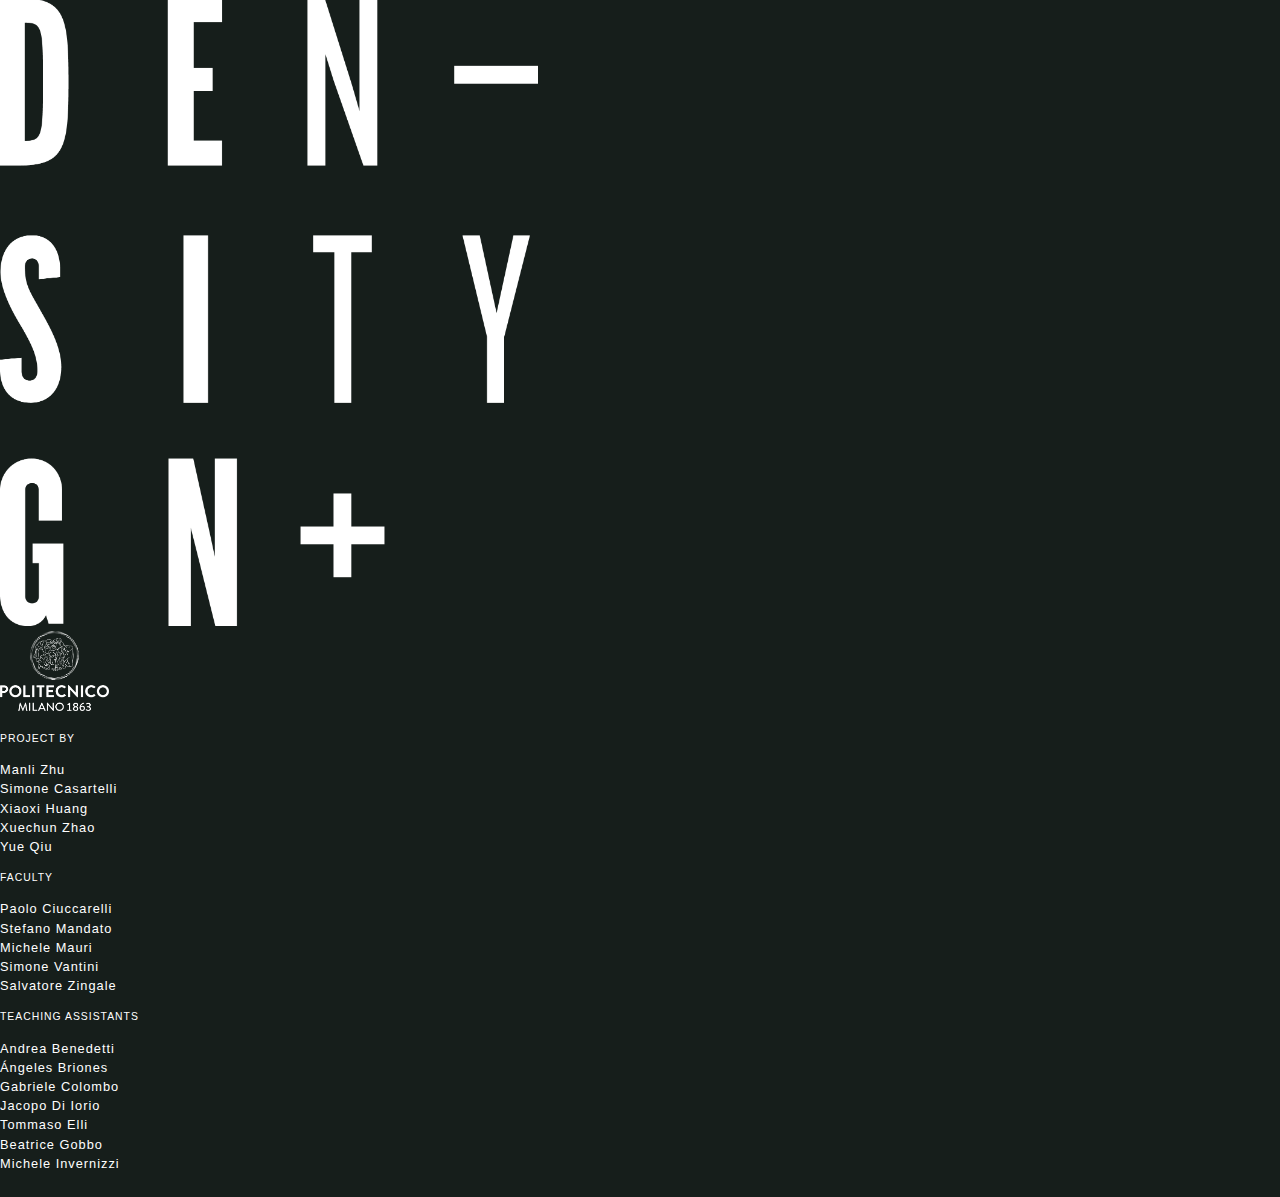
<file: pandora/question2.html>
<!DOCTYPE html>
<html lang="en">

<head>
    <!-- Required meta tags -->
    <meta charset="utf-8">
    <meta name="viewport" content="width=device-width, initial-scale=1, shrink-to-fit=no">
    <title>Research question title</title>

    <!-- Search Engine -->
    <meta name="description" content="Description of your report here. 150 characters for SEO, 200 characters for Twitter and Facebook">
    <meta name="image" content="thumbnail image of your work">
    <!-- Schema.org for Google -->
    <meta itemprop="name" content="Title of your work">
    <meta itemprop="description" content="Description of your report here">
    <meta itemprop="image" content="thumbnail image of your work">
    <!-- Twitter -->
    <meta name="twitter:card" content="summary">
    <meta name="twitter:title" content="Title of your work">
    <meta name="twitter:description" content="Description of your report here">
    <meta name="twitter:site" content="@densitydesign">
    <meta name="twitter:creator" content="your twitter handles here, if any">
    <meta name="twitter:image:src" content="thumbnail image of your work. Maximum dimension: 1024px x 512px; minimum dimension: 440px x 220px">
    <!-- Open Graph general (Facebook, Pinterest & Google+) -->
    <meta name="og:title" content="Title of your work">
    <meta name="og:description" content="Description of your report here">
    <meta name="og:image" content="thumbnail image of your work. Recommended dimension: 1200px x 630px; minimum dimension: 600px x 315px">
    <meta name="og:url" content="url to this page">
    <meta name="og:site_name" content="Title of your work">
    <meta name="og:locale" content="en_US">
    <meta name="og:type" content="website">

    <!-- Fonts -->
    <link href="https://fonts.googleapis.com/css?family=Lora:400,700|Karla:400,700" rel="stylesheet" />
    <link href="https://maxcdn.bootstrapcdn.com/font-awesome/4.7.0/css/font-awesome.min.css" rel="stylesheet" integrity="sha384-wvfXpqpZZVQGK6TAh5PVlGOfQNHSoD2xbE+QkPxCAFlNEevoEH3Sl0sibVcOQVnN" crossorigin="anonymous" />

    <!-- Bootstrap CSS -->
    <link rel="stylesheet" href="https://maxcdn.bootstrapcdn.com/bootstrap/4.0.0-beta/css/bootstrap.min.css" integrity="sha384-/Y6pD6FV/Vv2HJnA6t+vslU6fwYXjCFtcEpHbNJ0lyAFsXTsjBbfaDjzALeQsN6M" crossorigin="anonymous" />
    <!-- Template CSS -->
    <link rel="stylesheet" href="css/template-style.css" />
    <!-- Your custom CSS -->
    <link rel="stylesheet" href="css/style.css" />
</head>

<body data-spy="scroll" data-target="#sidelist" data-offset="160">
    <!-- Research question title and Menu button-->
    <header>
        <div class="container sans-font">
            <div class="row">
                <div class="col-md-10 col-lg-9 ml-auto question-box">
                    <div class="row arrows-container justify-content-end justify-content-md-between">
                        <div class="arrow-left mr-5 mr-md-0">
                            <h5>
                                <i class="fa fa-angle-left" aria-hidden="true"></i>
                                <a>prev</a>
                            </h5>
                        </div>
                        <div class="arrow-right mr-2 mr-sm-0">
                            <h5>
                                <a>next</a>
                                <i class="fa fa-angle-right" aria-hidden="true"></i>
                            </h5>
                        </div>
                    </div>
                    <h5 class="header-subtitle text-uppercase">research question</h5>
                    <h1 class="header-title serif-font"><strong>Did China and USA have interest about nuclear reactors at the same specific period of time?</strong></h1>
                </div>
            </div>
        </div>
        <button class="menu-btn">
            <svg xmlns="http://www.w3.org/2000/svg" class="menu-svg icon-visible" x="0px" y="0px" width="32" height="24" viewBox="0 0 32 24">
                <path d="M30 2H2M30 12H2M30 22H2"></path>
            </svg>
            <svg xmlns="http://www.w3.org/2000/svg" class="menu-svg close-icon absolute scaled" x="0px" y="0px" width="32" height="24" viewBox="0 0 32 24">
                <path d="M25.9 21.9L6.1 2.1M25.9 2.1L6.1 21.9"></path>
            </svg>
        </button>
    </header>

    <!-- Sidebar Menu - Don't change the existing URLs, just add new ones if you need more-->
    <nav class="sidebar nav-closed">
        <div class="sidebar-index sans-font">
            <div class="sidebar-home">
                <h4 class="sidebar-title">Countries behaviors on Nuclear Spread</h4>
                <a href="index.html">Introduction</a>
            </div>
            <div class="sidebar-list">
                <h5 class="text-uppercase">Research questions</h5>
                <ul>
                    <li>
                        <a href="question1.html">What are the debates involved in the nuclear power topic in China and USA?</a>
                    </li>
                    <li>
                        <a href="question2.html">Did China and USA have interest about nuclear reactors at the same specific period of time?</a>
                    </li>
                    <li>
                        <a href="question3.html">Is there a relationship between the search index for nuclear reactors and their location?</a>
                    </li>
                    <li>
                        <a href="question4.html">Who reported relevantly news about nuclear reactors in these two countries?</a>
                    </li>
                    <li>
                        <a href="question5.html">What kind of articles are used to talk about nuclear reactors?</a>
                    </li>
                    <li>
                        <a href="question6.html">What are the recurring topics in the news carried out by the Chinese and American media? Is there any relationship?</a>
                    </li>
                    <li>
                        <a href="question7.html">Which kind of images were used by Chinese and American media in these particular times? </a>
                    </li>
                    <li>
                        <a href="question8.html">Which kind of elements attract more readers?</a>
                    </li>
                    <li>
                        <a href="question9.html">What are the emotions of the comments about news in particular time?  </a>
                    </li>
                </ul>
            </div>
        </div>
    </nav>

    <!-- Page Content -->
    <main class="container-fluid">
        <div class="viz-container">
            <!-- Add your viz here -->
            <svg xmlns="http://www.w3.org/2000/svg" viewBox="0 0 1400 752"><defs><style>.cls-1,.cls-10,.cls-29,.cls-3,.cls-30,.cls-31,.cls-45,.cls-46,.cls-5,.cls-54,.cls-57,.cls-61,.cls-62,.cls-7,.cls-9{fill:none;stroke-miterlimit:10;}.cls-1{stroke:#000;}.cls-1,.cls-30,.cls-31,.cls-45,.cls-46,.cls-5,.cls-54,.cls-57,.cls-61,.cls-62{stroke-width:0.5px;}.cls-2{font-size:11px;}.cls-2,.cls-20,.cls-33,.cls-47{fill:#000001;}.cls-2,.cls-20,.cls-38,.cls-4,.cls-47{font-family:MyriadPro-Regular, Myriad Pro;}.cls-3,.cls-30,.cls-31,.cls-57{stroke:#666;}.cls-4{font-size:10px;fill:#1c1c1b;}.cls-5{stroke:#a0a0a0;}.cls-6{opacity:0.7;}.cls-7{stroke:#ed5b54;}.cls-10,.cls-29,.cls-7,.cls-9{stroke-width:2px;}.cls-32,.cls-8{fill:#ed5b54;}.cls-19,.cls-8{opacity:0.6;}.cls-45,.cls-46,.cls-54,.cls-9{stroke:#e88888;}.cls-10,.cls-61,.cls-62{stroke:#6e9ed4;}.cls-11{letter-spacing:0em;}.cls-12{letter-spacing:-0.01em;}.cls-13{letter-spacing:0.01em;}.cls-14{letter-spacing:0em;}.cls-15{letter-spacing:0em;}.cls-16{letter-spacing:-0.04em;}.cls-17{letter-spacing:-0.05em;}.cls-18{letter-spacing:-0.01em;}.cls-19,.cls-44{fill:#3379cc;}.cls-20{font-size:11.11px;}.cls-21{letter-spacing:0.01em;}.cls-22{letter-spacing:0.02em;}.cls-23{letter-spacing:0em;}.cls-24{letter-spacing:-0.03em;}.cls-25{letter-spacing:0em;}.cls-26{letter-spacing:-0.02em;}.cls-27{letter-spacing:0em;}.cls-28{letter-spacing:-0.01em;}.cls-29{stroke:#3379cc;}.cls-31{stroke-dasharray:4.73 4.73;}.cls-32,.cls-44{opacity:0.9;}.cls-33,.cls-47{font-size:13px;}.cls-33{font-family:MyriadPro-Bold, MyriadPro Bold;}.cls-34{font-weight:700;}.cls-35{letter-spacing:0em;}.cls-36{letter-spacing:0em;}.cls-37{letter-spacing:-0.01em;}.cls-39{letter-spacing:0em;}.cls-40{letter-spacing:-0.01em;}.cls-41{letter-spacing:-0.01em;}.cls-42{letter-spacing:-0.01em;}.cls-43{letter-spacing:0.02em;}.cls-46{stroke-dasharray:5.06 5.06;}.cls-48{letter-spacing:-0.03em;}.cls-49{letter-spacing:0.03em;}.cls-50{letter-spacing:-0.01em;}.cls-51{letter-spacing:0em;}.cls-52{letter-spacing:-0.03em;}.cls-53{letter-spacing:0em;}.cls-54{stroke-dasharray:4.72 4.72;}.cls-55{letter-spacing:-0.01em;}.cls-56{letter-spacing:0.01em;}.cls-57{stroke-dasharray:4.96 4.96;}.cls-58{letter-spacing:-0.03em;}.cls-59{letter-spacing:0em;}.cls-60{letter-spacing:-0.03em;}.cls-62{stroke-dasharray:5.8 5.8;}</style></defs><g id="stable"><line class="cls-1" x1="160.09" y1="701.94" x2="1275.96" y2="701.94"/><text class="cls-2" transform="translate(186.42 734.1)">Jan 2016</text><line class="cls-3" x1="159.09" y1="702.01" x2="1274.96" y2="702.01"/><text class="cls-4" transform="translate(144.18 702.01)">0</text><text class="cls-4" transform="translate(133.92 654.35)">500</text><text class="cls-4" transform="translate(128.79 602.97)">1000</text><text class="cls-4" transform="translate(128.79 551.58)">1500</text><text class="cls-4" transform="translate(128.79 503.69)">2000</text><line class="cls-3" x1="159.09" y1="702.01" x2="159.09" y2="496.47"/><line class="cls-5" x1="159.09" y1="650.63" x2="1274.13" y2="650.63"/><line class="cls-5" x1="159.09" y1="599.24" x2="1274.13" y2="599.24"/><line class="cls-5" x1="159.09" y1="547.85" x2="1274.13" y2="547.85"/><g class="cls-6"><line class="cls-7" x1="208.13" y1="633.87" x2="197.38" y2="628.02"/><line class="cls-7" x1="218.87" y1="633.98" x2="208.13" y2="633.87"/><line class="cls-7" x1="229.61" y1="623.39" x2="218.87" y2="633.98"/><line class="cls-7" x1="240.36" y1="646.82" x2="229.61" y2="623.39"/><line class="cls-7" x1="251.1" y1="647.85" x2="240.36" y2="646.82"/><line class="cls-7" x1="261.84" y1="641.07" x2="251.1" y2="647.85"/><line class="cls-7" x1="272.59" y1="630.69" x2="261.84" y2="641.07"/><line class="cls-7" x1="283.33" y1="626.48" x2="272.59" y2="630.69"/><line class="cls-7" x1="294.07" y1="614.04" x2="283.33" y2="626.48"/><line class="cls-7" x1="304.82" y1="624.32" x2="294.07" y2="614.04"/><line class="cls-7" x1="315.56" y1="606.23" x2="304.82" y2="624.32"/><line class="cls-7" x1="326.3" y1="617.94" x2="315.56" y2="606.23"/><line class="cls-7" x1="337.05" y1="617.94" x2="326.3" y2="617.94"/><line class="cls-7" x1="347.79" y1="601.4" x2="337.05" y2="617.94"/><line class="cls-7" x1="358.53" y1="618.77" x2="347.79" y2="601.4"/><line class="cls-7" x1="369.27" y1="506.74" x2="358.53" y2="618.77"/><line class="cls-7" x1="380.02" y1="615.68" x2="369.27" y2="506.74"/><line class="cls-7" x1="390.76" y1="625.24" x2="380.02" y2="615.68"/><line class="cls-7" x1="401.5" y1="621.44" x2="390.76" y2="625.24"/><line class="cls-7" x1="412.25" y1="628.43" x2="401.5" y2="621.44"/><line class="cls-7" x1="422.99" y1="630.79" x2="412.25" y2="628.43"/><line class="cls-7" x1="433.73" y1="632.85" x2="422.99" y2="630.79"/><line class="cls-7" x1="444.48" y1="635.01" x2="433.73" y2="632.85"/><line class="cls-7" x1="455.22" y1="641.99" x2="444.48" y2="635.01"/><line class="cls-7" x1="465.96" y1="624.63" x2="455.22" y2="641.99"/><line class="cls-7" x1="476.71" y1="631" x2="465.96" y2="624.63"/><line class="cls-7" x1="487.45" y1="624.32" x2="476.71" y2="631"/><line class="cls-7" x1="498.19" y1="634.39" x2="487.45" y2="624.32"/><line class="cls-7" x1="508.94" y1="640.97" x2="498.19" y2="634.39"/><line class="cls-7" x1="519.68" y1="624.93" x2="508.94" y2="640.97"/><line class="cls-7" x1="530.42" y1="541.58" x2="519.68" y2="624.93"/><line class="cls-7" x1="541.17" y1="632.44" x2="530.42" y2="541.58"/><line class="cls-7" x1="551.91" y1="636.44" x2="541.17" y2="632.44"/><line class="cls-7" x1="562.65" y1="639.42" x2="551.91" y2="636.44"/><line class="cls-7" x1="573.4" y1="644.05" x2="562.65" y2="639.42"/><line class="cls-7" x1="584.14" y1="636.75" x2="573.4" y2="644.05"/><line class="cls-7" x1="594.88" y1="639.42" x2="584.14" y2="636.75"/><line class="cls-7" x1="605.62" y1="644.05" x2="594.88" y2="639.42"/><line class="cls-7" x1="616.37" y1="636.75" x2="605.62" y2="644.05"/><line class="cls-7" x1="627.11" y1="613.42" x2="616.37" y2="636.75"/><line class="cls-7" x1="637.85" y1="623.39" x2="627.11" y2="613.42"/><line class="cls-7" x1="648.6" y1="623.91" x2="637.85" y2="623.39"/><line class="cls-7" x1="659.34" y1="635.21" x2="648.6" y2="623.91"/><line class="cls-7" x1="670.08" y1="634.39" x2="659.34" y2="635.21"/><line class="cls-7" x1="680.83" y1="641.48" x2="670.08" y2="634.39"/><line class="cls-7" x1="691.57" y1="638.81" x2="680.83" y2="641.48"/><line class="cls-7" x1="702.31" y1="635.62" x2="691.57" y2="638.81"/><line class="cls-7" x1="713.06" y1="618.97" x2="702.31" y2="635.62"/><line class="cls-7" x1="723.8" y1="575.09" x2="713.06" y2="618.97"/><line class="cls-7" x1="734.54" y1="628.43" x2="723.8" y2="575.09"/><line class="cls-7" x1="745.29" y1="628.43" x2="734.54" y2="628.43"/><line class="cls-7" x1="756.03" y1="627.4" x2="745.29" y2="628.43"/><line class="cls-7" x1="766.77" y1="624.21" x2="756.03" y2="627.4"/><line class="cls-7" x1="777.52" y1="639.63" x2="766.77" y2="624.21"/><line class="cls-7" x1="788.26" y1="636.14" x2="777.52" y2="639.63"/><line class="cls-7" x1="799" y1="632.44" x2="788.26" y2="636.14"/><line class="cls-7" x1="809.74" y1="581.67" x2="799" y2="632.44"/><line class="cls-7" x1="820.49" y1="606.02" x2="809.74" y2="581.67"/><line class="cls-7" x1="831.23" y1="570.67" x2="820.49" y2="606.02"/><line class="cls-7" x1="841.97" y1="523.19" x2="831.23" y2="570.67"/><line class="cls-7" x1="852.72" y1="543.43" x2="841.97" y2="523.19"/><line class="cls-7" x1="863.46" y1="587.63" x2="852.72" y2="543.43"/><line class="cls-7" x1="874.2" y1="611.47" x2="863.46" y2="587.63"/><line class="cls-7" x1="884.95" y1="610.85" x2="874.2" y2="611.47"/><line class="cls-7" x1="895.69" y1="596.05" x2="884.95" y2="610.85"/><line class="cls-7" x1="906.43" y1="614.76" x2="895.69" y2="596.05"/><line class="cls-7" x1="917.18" y1="618.56" x2="906.43" y2="614.76"/><line class="cls-7" x1="927.92" y1="619.79" x2="917.18" y2="618.56"/><line class="cls-7" x1="938.66" y1="623.8" x2="927.92" y2="619.79"/><line class="cls-7" x1="949.41" y1="617.74" x2="938.66" y2="623.8"/><line class="cls-7" x1="960.15" y1="621.54" x2="949.41" y2="617.74"/><line class="cls-7" x1="970.89" y1="611.78" x2="960.15" y2="621.54"/><line class="cls-7" x1="981.63" y1="616.51" x2="970.89" y2="611.78"/><line class="cls-7" x1="992.38" y1="626.37" x2="981.63" y2="616.51"/><line class="cls-7" x1="1003.12" y1="615.79" x2="992.38" y2="626.37"/><line class="cls-7" x1="1013.87" y1="626.78" x2="1003.12" y2="615.79"/><line class="cls-7" x1="1024.61" y1="627.09" x2="1013.87" y2="626.78"/><line class="cls-7" x1="1035.35" y1="628.74" x2="1024.61" y2="627.09"/><line class="cls-7" x1="1046.09" y1="630.59" x2="1035.35" y2="628.74"/><line class="cls-7" x1="1056.84" y1="634.9" x2="1046.09" y2="630.59"/><line class="cls-7" x1="1067.58" y1="634.7" x2="1056.84" y2="634.9"/><line class="cls-7" x1="1078.32" y1="639.53" x2="1067.58" y2="634.7"/><line class="cls-7" x1="1089.07" y1="635.01" x2="1078.32" y2="639.53"/><line class="cls-7" x1="1099.81" y1="624.63" x2="1089.07" y2="635.01"/><line class="cls-7" x1="1110.55" y1="633.67" x2="1099.81" y2="624.63"/><line class="cls-7" x1="1121.3" y1="643.43" x2="1110.55" y2="633.67"/><line class="cls-7" x1="1132.04" y1="636.55" x2="1121.3" y2="643.43"/><line class="cls-7" x1="1142.78" y1="635.93" x2="1132.04" y2="636.55"/><line class="cls-7" x1="1153.53" y1="631.41" x2="1142.78" y2="635.93"/><line class="cls-7" x1="1164.27" y1="636.14" x2="1153.53" y2="631.41"/><line class="cls-7" x1="1175.01" y1="635.31" x2="1164.27" y2="636.14"/><line class="cls-7" x1="1185.76" y1="638.91" x2="1175.01" y2="635.31"/><line class="cls-7" x1="1196.5" y1="632.64" x2="1185.76" y2="638.91"/><line class="cls-7" x1="1207.24" y1="636.86" x2="1196.5" y2="632.64"/><line class="cls-7" x1="1217.98" y1="638.5" x2="1207.24" y2="636.86"/><line class="cls-7" x1="1228.73" y1="643.12" x2="1217.98" y2="638.5"/><line class="cls-7" x1="1239.47" y1="643.23" x2="1228.73" y2="643.12"/>
            <line class="cls-7" x1="1239.47" y1="643.23" x2="1250.21" y2="644.46"/></g><circle class="cls-8" cx="369.28" cy="506.74" r="7.5"/><circle class="cls-8" cx="530.42" cy="541.58" r="7.5"/><circle class="cls-8" cx="723.8" cy="575.09" r="7.5"/><circle class="cls-8" cx="841.97" cy="522.19" r="7.5"/><line class="cls-9" x1="144.69" y1="23.15" x2="123.69" y2="23.15"/><line class="cls-10" x1="144.69" y1="49.95" x2="123.69" y2="49.95"/><text class="cls-2" transform="translate(155.19 27.44)">China <tspan class="cls-11" x="28.8" y="0">R</tspan><tspan x="34.76" y="0">esea</tspan><tspan class="cls-12" x="55.44" y="0">r</tspan><tspan x="58.93" y="0">ch On Baidu </tspan><tspan class="cls-13" x="116.74" y="0">I</tspan><tspan x="119.48" y="0">nd</tspan><tspan class="cls-14" x="131.79" y="0">e</tspan><tspan x="137.27" y="0">x.</tspan></text><text class="cls-2" transform="translate(155.07 52.79) rotate(0.09)">USA <tspan class="cls-11" x="21.6" y="0">R</tspan><tspan x="27.57" y="0">esea</tspan><tspan class="cls-12" x="48.24" y="0">r</tspan><tspan x="51.73" y="0">ch On </tspan><tspan class="cls-15" x="81.11" y="0">G</tspan><tspan x="88.27" y="0">oogle</tspan><tspan class="cls-16" x="114.61" y="0"> </tspan><tspan class="cls-17" x="116.49" y="0">T</tspan><tspan class="cls-12" x="121.46" y="0">r</tspan><tspan x="124.95" y="0">end</tspan><tspan class="cls-18" x="142.77" y="0">s</tspan><tspan x="147" y="0">.</tspan></text><circle class="cls-8" cx="331.21" cy="24.6" r="5" transform="translate(306.07 355.76) rotate(-89.91)"/><circle class="cls-19" cx="331.17" cy="49.91" r="5" transform="translate(280.72 380.99) rotate(-89.91)"/><text class="cls-20" transform="translate(352.1 27.48) rotate(0.09)">China <tspan class="cls-21" x="29.07" y="0">I</tspan><tspan x="31.84" y="0">mpo</tspan><tspan class="cls-22" x="53.52" y="0">r</tspan><tspan x="57.42" y="0">ta</tspan><tspan class="cls-23" x="66.44" y="0">n</tspan><tspan x="72.56" y="0">t </tspan><tspan class="cls-24" x="78.59" y="0">P</tspan><tspan class="cls-25" x="84.22" y="0">eacks</tspan></text><text class="cls-20" transform="translate(352.06 52.87) rotate(0.09)">USA <tspan class="cls-21" x="21.81" y="0">I</tspan><tspan x="24.58" y="0">mpo</tspan><tspan class="cls-22" x="46.25" y="0">r</tspan><tspan x="50.15" y="0">ta</tspan><tspan class="cls-23" x="59.18" y="0">n</tspan><tspan x="65.3" y="0">t </tspan><tspan class="cls-26" x="71.33" y="0">P</tspan><tspan class="cls-27" x="76.96" y="0">eacks</tspan></text><text class="cls-2" transform="translate(1231.59 734.1)">N<tspan class="cls-28" x="7.24" y="0">o</tspan><tspan x="13.2" y="0">v 2017</tspan></text><text class="cls-2" transform="translate(124.59 474.4)">Baidu <tspan class="cls-13" x="28.43" y="0">I</tspan><tspan x="31.17" y="0">nd</tspan><tspan class="cls-14" x="43.48" y="0">e</tspan><tspan x="48.96" y="0">x</tspan></text><circle class="cls-19" cx="940.66" cy="220.65" r="7.5"/><circle class="cls-19" cx="842.97" cy="230.93" r="7.5"/><text class="cls-4" transform="translate(144.18 415.92)">0</text><text class="cls-4" transform="translate(139.05 379.05)">20</text><text class="cls-4" transform="translate(139.05 337.94)">40</text><text class="cls-4" transform="translate(139.05 296.83)">60</text><text class="cls-4" transform="translate(139.05 255.72)">80</text><text class="cls-4" transform="translate(133.92 217.6)">100</text><line class="cls-3" x1="159.09" y1="415.92" x2="159.09" y2="210.37"/><line class="cls-5" x1="159.5" y1="374.81" x2="1277.24" y2="374.81"/><line class="cls-3" x1="160" y1="416.31" x2="1277.74" y2="416.31"/><line class="cls-5" x1="159.5" y1="333.7" x2="1277.24" y2="333.7"/><line class="cls-5" x1="159.5" y1="292.59" x2="1277.24" y2="292.59"/><line class="cls-5" x1="159.5" y1="251.48" x2="1277.24" y2="251.48"/><g class="cls-6"><line class="cls-29" x1="209.13" y1="274.09" x2="198.38" y2="286.42"/><line class="cls-29" x1="219.87" y1="274.09" x2="209.13" y2="274.09"/><line class="cls-29" x1="230.61" y1="278.2" x2="219.87" y2="274.09"/><line class="cls-29" x1="241.36" y1="274.09" x2="230.61" y2="278.2"/><line class="cls-29" x1="252.1" y1="274.09" x2="241.36" y2="274.09"/><line class="cls-29" x1="262.84" y1="280.26" x2="252.1" y2="274.09"/><line class="cls-29" x1="273.59" y1="272.04" x2="262.84" y2="280.26"/><line class="cls-29" x1="284.33" y1="278.2" x2="273.59" y2="272.04"/><line class="cls-29" x1="295.07" y1="249.43" x2="284.33" y2="278.2"/><line class="cls-29" x1="305.82" y1="274.09" x2="295.07" y2="249.43"/><line class="cls-29" x1="316.56" y1="276.15" x2="305.82" y2="274.09"/><line class="cls-29" x1="327.3" y1="269.98" x2="316.56" y2="276.15"/><line class="cls-29" x1="338.05" y1="257.65" x2="327.3" y2="269.98"/><line class="cls-29" x1="348.79" y1="261.76" x2="338.05" y2="257.65"/><line class="cls-29" x1="359.53" y1="241.2" x2="348.79" y2="261.76"/><line class="cls-29" x1="370.28" y1="210.37" x2="359.53" y2="241.2"/><line class="cls-29" x1="381.02" y1="232.98" x2="370.28" y2="210.37"/><line class="cls-29" x1="391.76" y1="255.59" x2="381.02" y2="232.98"/><line class="cls-29" x1="402.5" y1="237.09" x2="391.76" y2="255.59"/><line class="cls-29" x1="413.25" y1="265.87" x2="402.5" y2="237.09"/><line class="cls-29" x1="423.99" y1="282.31" x2="413.25" y2="265.87"/><line class="cls-29" x1="434.73" y1="276.15" x2="423.99" y2="282.31"/><line class="cls-29" x1="445.48" y1="288.48" x2="434.73" y2="276.15"/><line class="cls-29" x1="456.22" y1="300.81" x2="445.48" y2="288.48"/><line class="cls-29" x1="466.96" y1="309.03" x2="456.22" y2="300.81"/><line class="cls-29" x1="477.71" y1="317.26" x2="466.96" y2="309.03"/><line class="cls-29" x1="488.45" y1="319.31" x2="477.71" y2="317.26"/><line class="cls-29" x1="499.19" y1="317.26" x2="488.45" y2="319.31"/><line class="cls-29" x1="509.94" y1="302.87" x2="499.19" y2="317.26"/><line class="cls-29" x1="520.68" y1="304.92" x2="509.94" y2="302.87"/><line class="cls-29" x1="531.42" y1="311.09" x2="520.68" y2="304.92"/><line class="cls-29" x1="542.17" y1="311.09" x2="531.42" y2="311.09"/><line class="cls-29" x1="552.91" y1="300.81" x2="542.17" y2="311.09"/><line class="cls-29" x1="563.65" y1="300.81" x2="552.91" y2="300.81"/><line class="cls-29" x1="574.4" y1="298.76" x2="563.65" y2="300.81"/><line class="cls-29" x1="585.14" y1="290.54" x2="574.4" y2="298.76"/><line class="cls-29" x1="595.88" y1="290.54" x2="585.14" y2="290.54"/><line class="cls-29" x1="606.62" y1="276.15" x2="595.88" y2="290.54"/><line class="cls-29" x1="617.37" y1="278.2" x2="606.62" y2="276.15"/><line class="cls-29" x1="628.11" y1="280.26" x2="617.37" y2="278.2"/><line class="cls-29" x1="638.85" y1="259.7" x2="628.11" y2="280.26"/><line class="cls-29" x1="649.6" y1="274.09" x2="638.85" y2="259.7"/><line class="cls-29" x1="660.34" y1="280.26" x2="649.6" y2="274.09"/><line class="cls-29" x1="671.08" y1="274.09" x2="660.34" y2="280.26"/><line class="cls-29" x1="681.83" y1="272.04" x2="671.08" y2="274.09"/><line class="cls-29" x1="692.57" y1="272.04" x2="681.83" y2="272.04"/><line class="cls-29" x1="703.31" y1="272.04" x2="692.57" y2="272.04"/><line class="cls-29" x1="714.06" y1="269.98" x2="703.31" y2="272.04"/><line class="cls-29" x1="724.8" y1="296.7" x2="714.06" y2="269.98"/><line class="cls-29" x1="735.54" y1="292.59" x2="724.8" y2="296.7"/><line class="cls-29" x1="746.29" y1="319.31" x2="735.54" y2="292.59"/><line class="cls-29" x1="757.03" y1="296.7" x2="746.29" y2="319.31"/><line class="cls-29" x1="767.77" y1="286.42" x2="757.03" y2="296.7"/><line class="cls-29" x1="778.52" y1="284.37" x2="767.77" y2="286.42"/><line class="cls-29" x1="789.26" y1="280.26" x2="778.52" y2="284.37"/><line class="cls-29" x1="800" y1="263.81" x2="789.26" y2="280.26"/><line class="cls-29" x1="810.74" y1="265.87" x2="800" y2="263.81"/><line class="cls-29" x1="821.49" y1="265.87" x2="810.74" y2="265.87"/><line class="cls-29" x1="832.23" y1="239.15" x2="821.49" y2="265.87"/><line class="cls-29" x1="842.97" y1="230.93" x2="832.23" y2="239.15"/><line class="cls-29" x1="853.72" y1="249.43" x2="842.97" y2="230.93"/><line class="cls-29" x1="864.46" y1="261.76" x2="853.72" y2="249.43"/><line class="cls-29" x1="875.2" y1="259.7" x2="864.46" y2="261.76"/><line class="cls-29" x1="885.95" y1="255.59" x2="875.2" y2="259.7"/><line class="cls-29" x1="896.69" y1="269.98" x2="885.95" y2="255.59"/><line class="cls-29" x1="907.43" y1="261.76" x2="896.69" y2="269.98"/><line class="cls-29" x1="918.18" y1="257.65" x2="907.43" y2="261.76"/><line class="cls-29" x1="928.92" y1="241.2" x2="918.18" y2="257.65"/><line class="cls-29" x1="939.66" y1="220.65" x2="928.92" y2="241.2"/><line class="cls-29" x1="950.41" y1="243.26" x2="939.66" y2="220.65"/><line class="cls-29" x1="961.15" y1="253.54" x2="950.41" y2="243.26"/><line class="cls-29" x1="971.89" y1="265.87" x2="961.15" y2="253.54"/><line class="cls-29" x1="982.63" y1="243.26" x2="971.89" y2="265.87"/><line class="cls-29" x1="993.38" y1="276.15" x2="982.63" y2="243.26"/><line class="cls-29" x1="1004.12" y1="290.54" x2="993.38" y2="276.15"/><line class="cls-29" x1="1014.87" y1="302.87" x2="1004.12" y2="290.54"/><line class="cls-29" x1="1025.61" y1="309.03" x2="1014.87" y2="302.87"/><line class="cls-29" x1="1036.35" y1="300.81" x2="1025.61" y2="309.03"/><line class="cls-29" x1="1047.09" y1="309.03" x2="1036.35" y2="300.81"/><line class="cls-29" x1="1057.84" y1="309.03" x2="1047.09" y2="309.03"/><line class="cls-29" x1="1068.58" y1="300.81" x2="1057.84" y2="309.03"/><line class="cls-29" x1="1079.32" y1="302.87" x2="1068.58" y2="300.81"/><line class="cls-29" x1="1090.07" y1="296.7" x2="1079.32" y2="302.87"/><line class="cls-29" x1="1100.81" y1="309.03" x2="1090.07" y2="296.7"/><line class="cls-29" x1="1111.55" y1="292.59" x2="1100.81" y2="309.03"/><line class="cls-29" x1="1122.3" y1="296.7" x2="1111.55" y2="292.59"/><line class="cls-29" x1="1133.04" y1="276.15" x2="1122.3" y2="296.7"/><line class="cls-29" x1="1143.78" y1="284.37" x2="1133.04" y2="276.15"/>
            <line class="cls-29" x1="1154.53" y1="290.54" x2="1143.78" y2="284.37"/><line class="cls-29" x1="1165.27" y1="284.37" x2="1154.53" y2="290.54"/><line class="cls-29" x1="1176.01" y1="284.37" x2="1165.27" y2="284.37"/><line class="cls-29" x1="1186.76" y1="278.2" x2="1176.01" y2="284.37"/><line class="cls-29" x1="1197.5" y1="286.42" x2="1186.76" y2="278.2"/><line class="cls-29" x1="1208.24" y1="278.2" x2="1197.5" y2="286.42"/><line class="cls-29" x1="1218.98" y1="284.37" x2="1208.24" y2="278.2"/><line class="cls-29" x1="1229.73" y1="269.98" x2="1218.98" y2="284.37"/><line class="cls-29" x1="1240.47" y1="267.92" x2="1229.73" y2="269.98"/><line class="cls-29" x1="1251.21" y1="267.92" x2="1240.47" y2="267.92"/></g><circle class="cls-19" cx="370.27" cy="210.62" r="7.5"/><text class="cls-2" transform="translate(124.59 185.27)"><tspan class="cls-15">G</tspan><tspan x="7.16" y="0">oogle</tspan><tspan class="cls-16" x="33.49" y="0"> </tspan><tspan class="cls-17" x="35.38" y="0">T</tspan><tspan class="cls-12" x="40.35" y="0">r</tspan><tspan x="43.83" y="0">ends</tspan></text><text class="cls-2" transform="translate(186.42 434.31)">Jan 2016</text><text class="cls-2" transform="translate(1231.59 434.31)">N<tspan class="cls-28" x="7.24" y="0">o</tspan><tspan x="13.2" y="0">v 2017</tspan></text></g>
            <g id="events">
            <g id="Same_20164" data-name="Same 20164" class="event"><line class="cls-30" x1="369.43" y1="510.09" x2="369.43" y2="507.74"/><line class="cls-31" x1="369.43" y1="503.01" x2="369.43" y2="126.72"/><line class="cls-30" x1="369.43" y1="124.35" x2="369.43" y2="122"/><circle class="cls-32" cx="369.28" cy="506.5" r="7.5"/><text class="cls-33" transform="translate(374.83 132.59)"><tspan class="cls-34"><tspan class="cls-35">A</tspan><tspan x="7.92" y="0">p</tspan><tspan class="cls-36" x="15.31" y="0">r</tspan><tspan x="19.62" y="0">il 24 </tspan><tspan class="cls-37" x="44.58" y="0">t</tspan><tspan x="48.8" y="0">o 30, 2016 </tspan></tspan><tspan class="cls-38"><tspan x="0" y="15.6">Che</tspan><tspan class="cls-39" x="21.27" y="15.6">r</tspan><tspan x="25.57" y="15.6">no</tspan><tspan class="cls-40" x="39.92" y="15.6">b</tspan><tspan x="47.23" y="15.6">yl disas</tspan><tspan class="cls-41" x="86.11" y="15.6">t</tspan><tspan x="90.34" y="15.6">er 30th anni</tspan><tspan class="cls-42" x="155.2" y="15.6">v</tspan><tspan x="161.33" y="15.6">ersa</tspan><tspan class="cls-43" x="183.51" y="15.6">r</tspan><tspan x="188.08" y="15.6">y</tspan></tspan></text><circle class="cls-44" cx="370.28" cy="210.37" r="7.5"/></g>
            <g id="China_20168" data-name="China 20168"  class="event2"><line class="cls-45" x1="530.42" y1="549.08" x2="530.42" y2="546.58"/><line class="cls-46" x1="530.42" y1="541.53" x2="530.42" y2="129.43"/><line class="cls-45" x1="530.42" y1="126.9" x2="530.42" y2="124.4"/><circle class="cls-32" cx="530.42" cy="541.58" r="7.5"/><text class="cls-47" transform="translate(537.09 133.63)"><tspan class="cls-39">D</tspan><tspan x="8.71" y="0">e</tspan><tspan class="cls-41" x="15.22" y="0">c</tspan><tspan x="20.97" y="0">ember 11 </tspan><tspan class="cls-37" x="75.33" y="0">t</tspan><tspan x="79.56" y="0">o 18, 2016 </tspan><tspan class="cls-48" x="0" y="15.6">F</tspan><tspan x="5.99" y="15.6">inal stage of pe</tspan><tspan class="cls-49" x="88.19" y="15.6">r</tspan><tspan class="cls-50" x="92.83" y="15.6">f</tspan><tspan x="96.46" y="15.6">o</tspan><tspan class="cls-36" x="103.6" y="15.6">r</tspan><tspan x="107.9" y="15.6">man</tspan><tspan class="cls-37" x="132.22" y="15.6">c</tspan><tspan x="137.97" y="15.6">e </tspan><tspan class="cls-37" x="147.24" y="15.6">t</tspan><tspan x="151.46" y="15.6">esting in </tspan><tspan x="0" y="31.2">Zhejiang </tspan><tspan class="cls-51" x="50.62" y="31.2">S</tspan><tspan x="57.07" y="31.2">anmen </tspan><tspan class="cls-52" x="97.88" y="31.2">P</tspan><tspan class="cls-40" x="104.47" y="31.2">o</tspan><tspan class="cls-42" x="111.51" y="31.2">w</tspan><tspan x="120.95" y="31.2">er </tspan><tspan class="cls-35" x="134.47" y="31.2">S</tspan><tspan x="140.84" y="31.2">t</tspan><tspan class="cls-53" x="145.14" y="31.2">a</tspan><tspan x="151.36" y="31.2">tion</tspan></text></g>
            <g id="China_201612" data-name="China 201612"  class="event2"><line class="cls-45" x1="723.8" y1="575.09" x2="723.8" y2="572.71"/><line class="cls-54" x1="723.8" y1="567.99" x2="723.8" y2="126.74"/><line class="cls-45" x1="723.8" y1="124.38" x2="723.8" y2="122"/><circle class="cls-32" cx="723.8" cy="575.09" r="7.5"/><text class="cls-47" transform="translate(729.76 134.59)"><tspan class="cls-55">A</tspan><tspan x="7.8" y="0" xml:space="preserve">ugust  07 </tspan><tspan class="cls-37" x="60.45" y="0">t</tspan><tspan x="64.67" y="0">o 14, 2016 </tspan><tspan x="0" y="15.6">China de</tspan><tspan class="cls-42" x="47.88" y="15.6">v</tspan><tspan x="54" y="15.6">eloped Hualong One Nuclear </tspan><tspan class="cls-39" x="213.9" y="15.6">R</tspan><tspan x="220.94" y="15.6">ea</tspan><tspan class="cls-56" x="233.72" y="15.6">c</tspan><tspan class="cls-37" x="239.72" y="15.6">t</tspan><tspan x="243.94" y="15.6">or</tspan></text></g>
            <g id="Same_20172" data-name="Same 20172"  class="event2"><line class="cls-30" x1="842.3" y1="527.59" x2="842.3" y2="525.09"/><line class="cls-57" x1="842.3" y1="520.13" x2="842.3" y2="126.09"/><line class="cls-30" x1="842.3" y1="123.61" x2="842.3" y2="121.11"/><circle class="cls-32" cx="841.97" cy="522.19" r="7.5"/><text class="cls-33" transform="translate(846.99 136.04)"><tspan class="cls-34"><tspan class="cls-58">F</tspan><tspan x="5.93" y="0">ebrua</tspan><tspan class="cls-43" x="37.52" y="0">r</tspan><tspan x="42.09" y="0">y 5 </tspan><tspan class="cls-41" x="60.4" y="0">t</tspan><tspan x="64.62" y="0">o 11, 2017 </tspan></tspan><tspan class="cls-38"><tspan x="0" y="15.6">New fuel leaks </tspan><tspan class="cls-42" x="80.53" y="15.6">w</tspan><tspan x="89.97" y="15.6">e</tspan><tspan class="cls-42" x="96.48" y="15.6">r</tspan><tspan x="100.6" y="15.6">e dis</tspan><tspan class="cls-37" x="125.4" y="15.6">c</tspan><tspan class="cls-40" x="131.14" y="15.6">o</tspan><tspan class="cls-42" x="138.19" y="15.6">v</tspan><tspan x="144.31" y="15.6">e</tspan><tspan class="cls-42" x="150.82" y="15.6">r</tspan><tspan x="154.94" y="15.6">ed </tspan><tspan class="cls-59" x="171.54" y="15.6">a</tspan><tspan x="177.76" y="15.6">t </tspan><tspan class="cls-60" x="184.82" y="15.6">F</tspan><tspan x="190.69" y="15.6">u</tspan><tspan class="cls-39" x="197.86" y="15.6">k</tspan><tspan x="204.01" y="15.6">ushima</tspan></tspan></text><circle class="cls-44" cx="842.97" cy="230.93" r="7.5"/></g>
            <g id="USA_20174" data-name="USA 20174"  class="event2"><line class="cls-61" x1="940.66" y1="123.33" x2="940.66" y2="126.39"/><line class="cls-62" x1="940.66" y1="132.18" x2="940.66" y2="222.05"/><line class="cls-61" x1="940.66" y1="224.95" x2="940.66" y2="228"/><text class="cls-47" transform="translate(950.06 135.7)"><tspan class="cls-35">A</tspan><tspan x="7.92" y="0">p</tspan><tspan class="cls-36" x="15.31" y="0">r</tspan><tspan x="19.62" y="0">il 23 </tspan><tspan class="cls-37" x="44.58" y="0">t</tspan><tspan x="48.8" y="0">o 30, 2017 </tspan><tspan x="0" y="15.6">Che</tspan><tspan class="cls-39" x="21.27" y="15.6">r</tspan><tspan x="25.57" y="15.6">no</tspan><tspan class="cls-40" x="39.92" y="15.6">b</tspan><tspan x="47.23" y="15.6">yl disas</tspan><tspan class="cls-41" x="86.11" y="15.6">t</tspan><tspan x="90.34" y="15.6">er anni</tspan><tspan class="cls-42" x="127.59" y="15.6">v</tspan><tspan x="133.72" y="15.6">ersa</tspan><tspan class="cls-43" x="155.89" y="15.6">r</tspan><tspan x="160.47" y="15.6">y</tspan></text><circle class="cls-44" cx="940.66" cy="220.65" r="7.5"/></g></g>
            </svg>
             


        </div>
    </main>

    <article class="container">
        <div class="row">
            <!-- Side scrolling menu -->
            <div id="sidelist" class="col-md-3 text-uppercase d-none d-md-block sans-font">
                <div class="list-group">
                    <a class="list-group-item list-group-item-action smooth-scroll" href="#description"><span>Description</span></a>
                    <a class="list-group-item list-group-item-action smooth-scroll" href="#protocol"><span>Protocol</span></a>
                    <a class="list-group-item list-group-item-action smooth-scroll" href="#data"><span>Data</span></a>
                </div>
            </div>

            <!-- Text content -->
            <div class="col-md-9 article-content serif-font">
                <!-- Description -->
                <div class="section-content" id="description">
                    <h3 class="sans-font"><span>Description</span></h3>
                    <p>After the analysis of the debates, we focused our attention on nuclear reactors. We wanted to see, in the past two years, the interest of people on reactors. Analysing the research trends we noticed that China and USA had two peaks period in common. 
                    </p>
                  <p>
                   One peak <strong>( April 24 to 30 2016 )</strong> was related to the 30th anniversary of the Chernobyl disaster and a second one <strong>( February 5 to 11 2017 )</strong> was related to the new fuel leaks discovered at Fukushima after a new inspection of the Fukushima Daiichi Nuclear Reactor.<br>USA has another peak related to the Chernobyl disaster anniversary also for 2017. China has other two peaks related to national reactors: the new Hualong One Nuclear Reactor construction at the beginning of August 2016 and the final stage of performance testing in Zhejiang Sanmen Power Station on December 2016.</p>
                   <p>
                   We decided after this research to analyse the two common peaks date to see the behaviors of these two country about these two events.</p>

                  
                 
</div>

                <!-- Protocol -->
                <div class="section-content" id="protocol">
                    <h3 class="sans-font"><span>Protocol</span></h3>
                    <img class="protocol-diagram" src="assets/protocol/2questionprotocol.png"/>
                    <p>
                 We used Google Trends for Usa and Baidu Index for China to find the trend of the research for the query “Nuclear Reactor”. We analysed the two graphs result and found the peaks in common for the two countries. We searched both on Google News and Baidu News to find news related to the peaks period and we made the visualization. </p> 
                </div>

                <!-- Data -->
                <div class="section-content" id="data">
                        <h3 class="sans-font"><span>Data</span></h3>
                        <h4 class="sans-font">Data source: <a href="https://trends.google.com/trends/">Google Trends</a> , <a href="https://zhishu.baidu.com/">Baidu Index</a>
                        </h4>
                
                        <h4 class="data-link sans-font"><a href="https://www.dropbox.com/s/v8xlzcmvrts95n9/Q2-SearchTrend.xlsx?dl=0"><i class="fa fa-arrow-circle-o-down"></i> Download data</a></h4>
                     
                        <p>Google Trends and Baidu Index let you download data about the trend of the research for a specific query. We collected the data from Jen 2016 to Nov 2017 in all United States and all China. Google Trends with the 100 value identify the time when there was the highest frequency of research, 50 is the half of the research and 0 a trend of research less than 1%.</p>
                        <p>Baidu Index has different kind of values, it shows the total number of the research per period of time. </p>
</div>
            </div>
        </div>
    </article>

    <!-- Footer -->
	<footer>
		<div class="container">
			<div class="row">
				<div class="col-6 col-md-2 mt-3 mb-5 mb-md-0">
					<a href="http://www.densitydesign.org/">
                        <img class="img-density" src="assets/other/logo_density.png">
                    </a>
				</div>
				<div class="col-6 col-md-2 mt-3 mb-5 mb-md-0">
					<a href="http://www.dipartimentodesign.polimi.it/">
                        <img class="img-poli" src="assets/other/logo_poli.png">
                    </a>
				</div>
				<div class="col-6 col-sm-4 col-md-3 col-lg-2 ml-auto mb-5 mb-sm-0">
					<h4>project by</h4>
					<ul>
						<li>Manli Zhu</li>
						<li>Simone Casartelli</li>
						<li>Xiaoxi Huang</li>
						<li>Xuechun Zhao</li>
						<li>Yue Qiu</li>
					</ul>
				</div>
				<div class="col-6 col-sm-4 col-md-2 px-1 px-lg-3 mb-5 mb-sm-0">
					<h4>Faculty</h4>
					<ul>
						<li>Paolo Ciuccarelli</li>
						<li>Stefano Mandato</li>
						<li>Michele Mauri</li>
                        <li>Simone Vantini</li>
						<li>Salvatore Zingale</li>
					</ul>
				</div>
				<div class="col-12 col-sm-4 col-md-3 px-1 px-lg-3 ml-2 ml-sm-0">
					<h4>Teaching Assistants</h4>
					<ul>
                        <li>Andrea Benedetti</li>
						<li>Ángeles Briones</li>
                        <li>Gabriele Colombo</li>
                        <li>Jacopo Di Iorio</li>
						<li>Tommaso Elli</li>
                        <li>Beatrice Gobbo</li>
						<li>Michele Invernizzi</li>
					</ul>
				</div>
			</div>
		</div>
	</footer>

    <!-- JavaScript -->

    <!-- jQuery first, then Popper.js, then Bootstrap JS -->
    <script src="https://code.jquery.com/jquery-3.2.1.min.js" integrity="sha256-hwg4gsxgFZhOsEEamdOYGBf13FyQuiTwlAQgxVSNgt4=" crossorigin="anonymous"></script>
    <script src="https://cdnjs.cloudflare.com/ajax/libs/popper.js/1.11.0/umd/popper.min.js" integrity="sha384-b/U6ypiBEHpOf/4+1nzFpr53nxSS+GLCkfwBdFNTxtclqqenISfwAzpKaMNFNmj4" crossorigin="anonymous"></script>
    <script src="https://maxcdn.bootstrapcdn.com/bootstrap/4.0.0-beta/js/bootstrap.min.js" integrity="sha384-h0AbiXch4ZDo7tp9hKZ4TsHbi047NrKGLO3SEJAg45jXxnGIfYzk4Si90RDIqNm1" crossorigin="anonymous"></script>
    <!-- Template Javascript -->
    <script src="js/template-functions.js"></script>
    <!-- Prev/Next Button Script -->
    <script>
    $(document).ready(function(){
        //this variable controls the correct functioning of the next and previous button. Must be the same as the question number.
        var number = 2;
        //get the previous question html page
        $(".arrow-left a").click(function() {
            var newNumber = number - 1,
                url = "question" + newNumber + ".html";
            $(this).attr("href", url);
        });
        //get the next question html page
        $(".arrow-right a").click(function() {
            var newNumber = number + 1,
                url = "question" + newNumber + ".html";
            $(this).attr("href", url);
        });

        // Add smooth scrolling on all links inside the sidelist
        $('.list-group a[href*="#"]:not([href="#"])').click(function() {
            if (location.pathname.replace(/^\//,'') == this.pathname.replace(/^\//,'') && location.hostname == this.hostname) {
                var target = $(this.hash);
                target = target.length ? target : $('[name=' + this.hash.slice(1) +']');
                if (target.length) {
                    $('html,body').animate({
                        scrollTop: target.offset().top - 74
                    }, 1000);
                    return false;
              }
            }
        });
    });
    var offsetSidelist;
    $( window ).on( "load", function() {
        // Add smooth scrolling back to top
        offsetSidelist = $('.list-group').offset().top - 64;

        $(window).scroll(function() {
            if ($(this).scrollTop() >= offsetSidelist) {
                $('.list-group').addClass('sidelist-fixed');
            } else {
                $('.list-group').removeClass('sidelist-fixed');
            }
        });
    });
    $( window ).resize(function() {
        offsetSidelist = $('.list-group').offset().top - 64;
    });
    </script>
    <!-- Your custom Javascript -->
    <script src="js/main.js"></script>
</body>

</html>
</file>
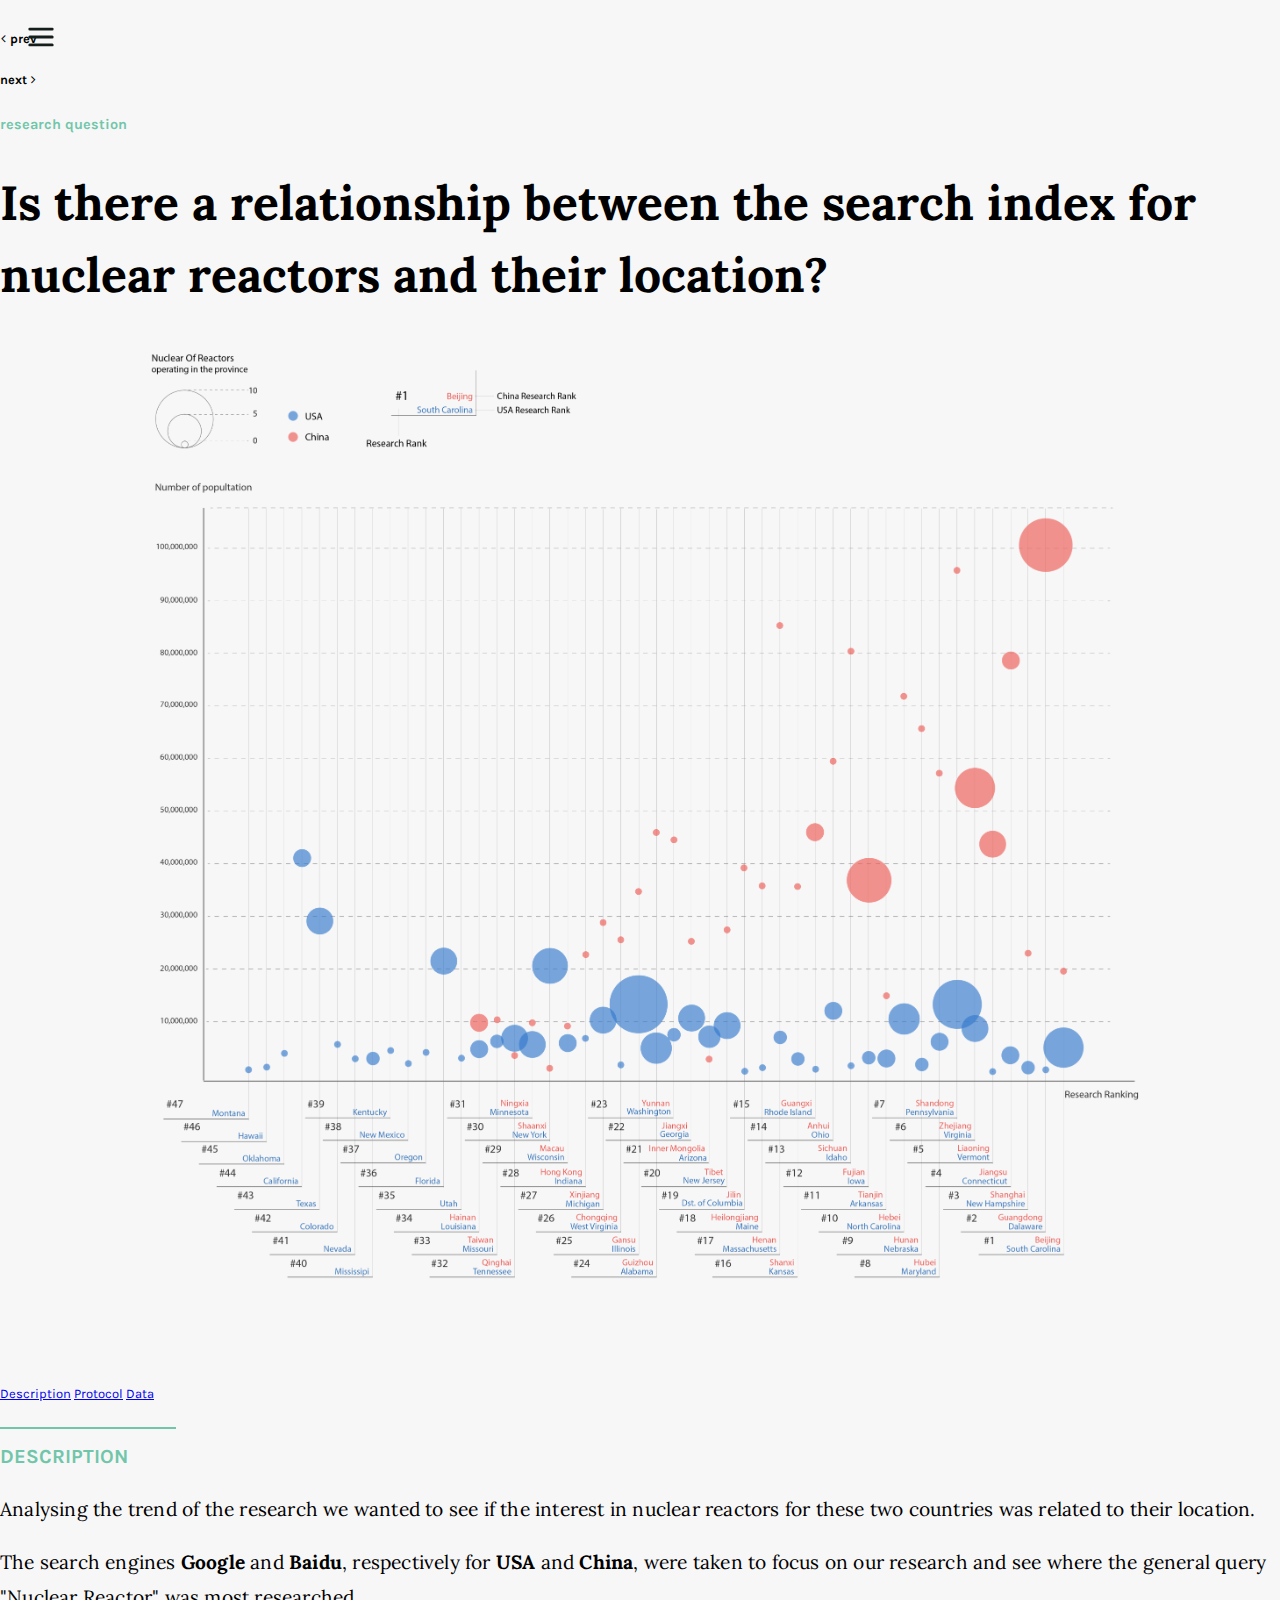
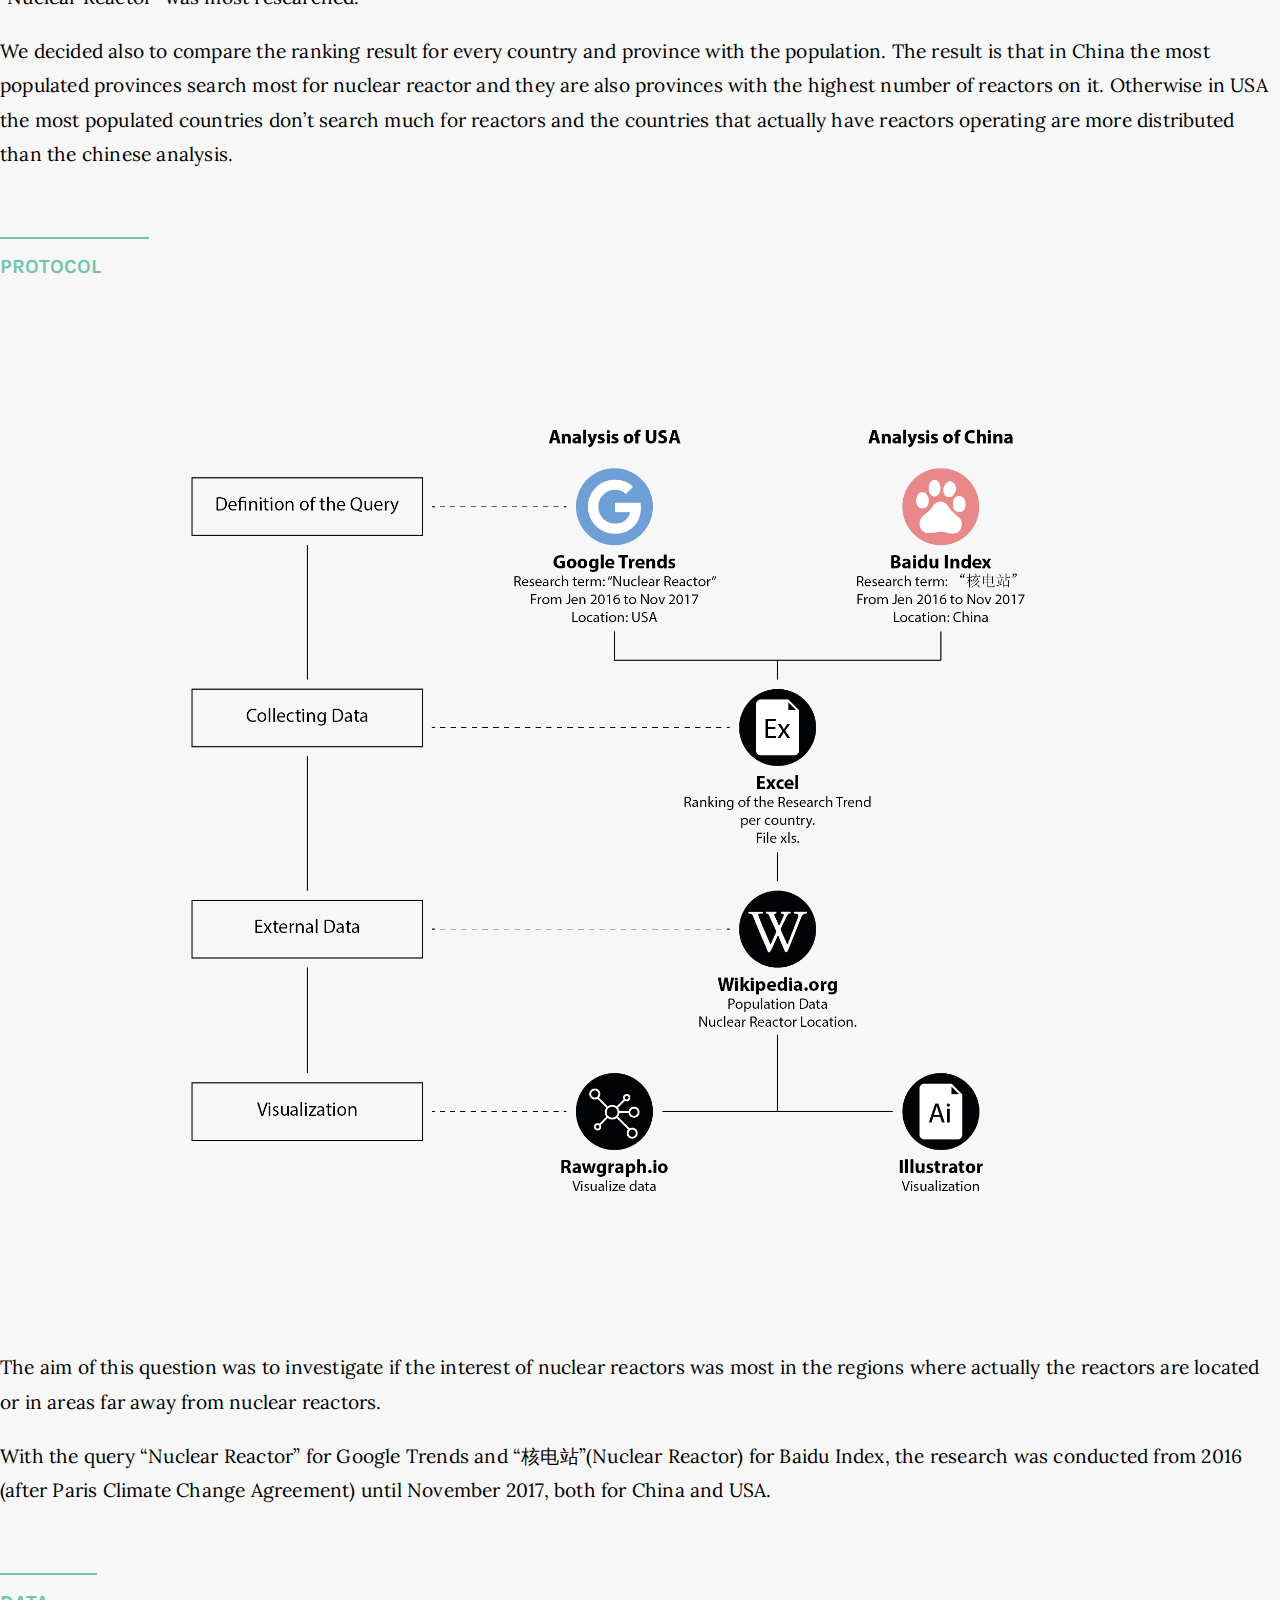
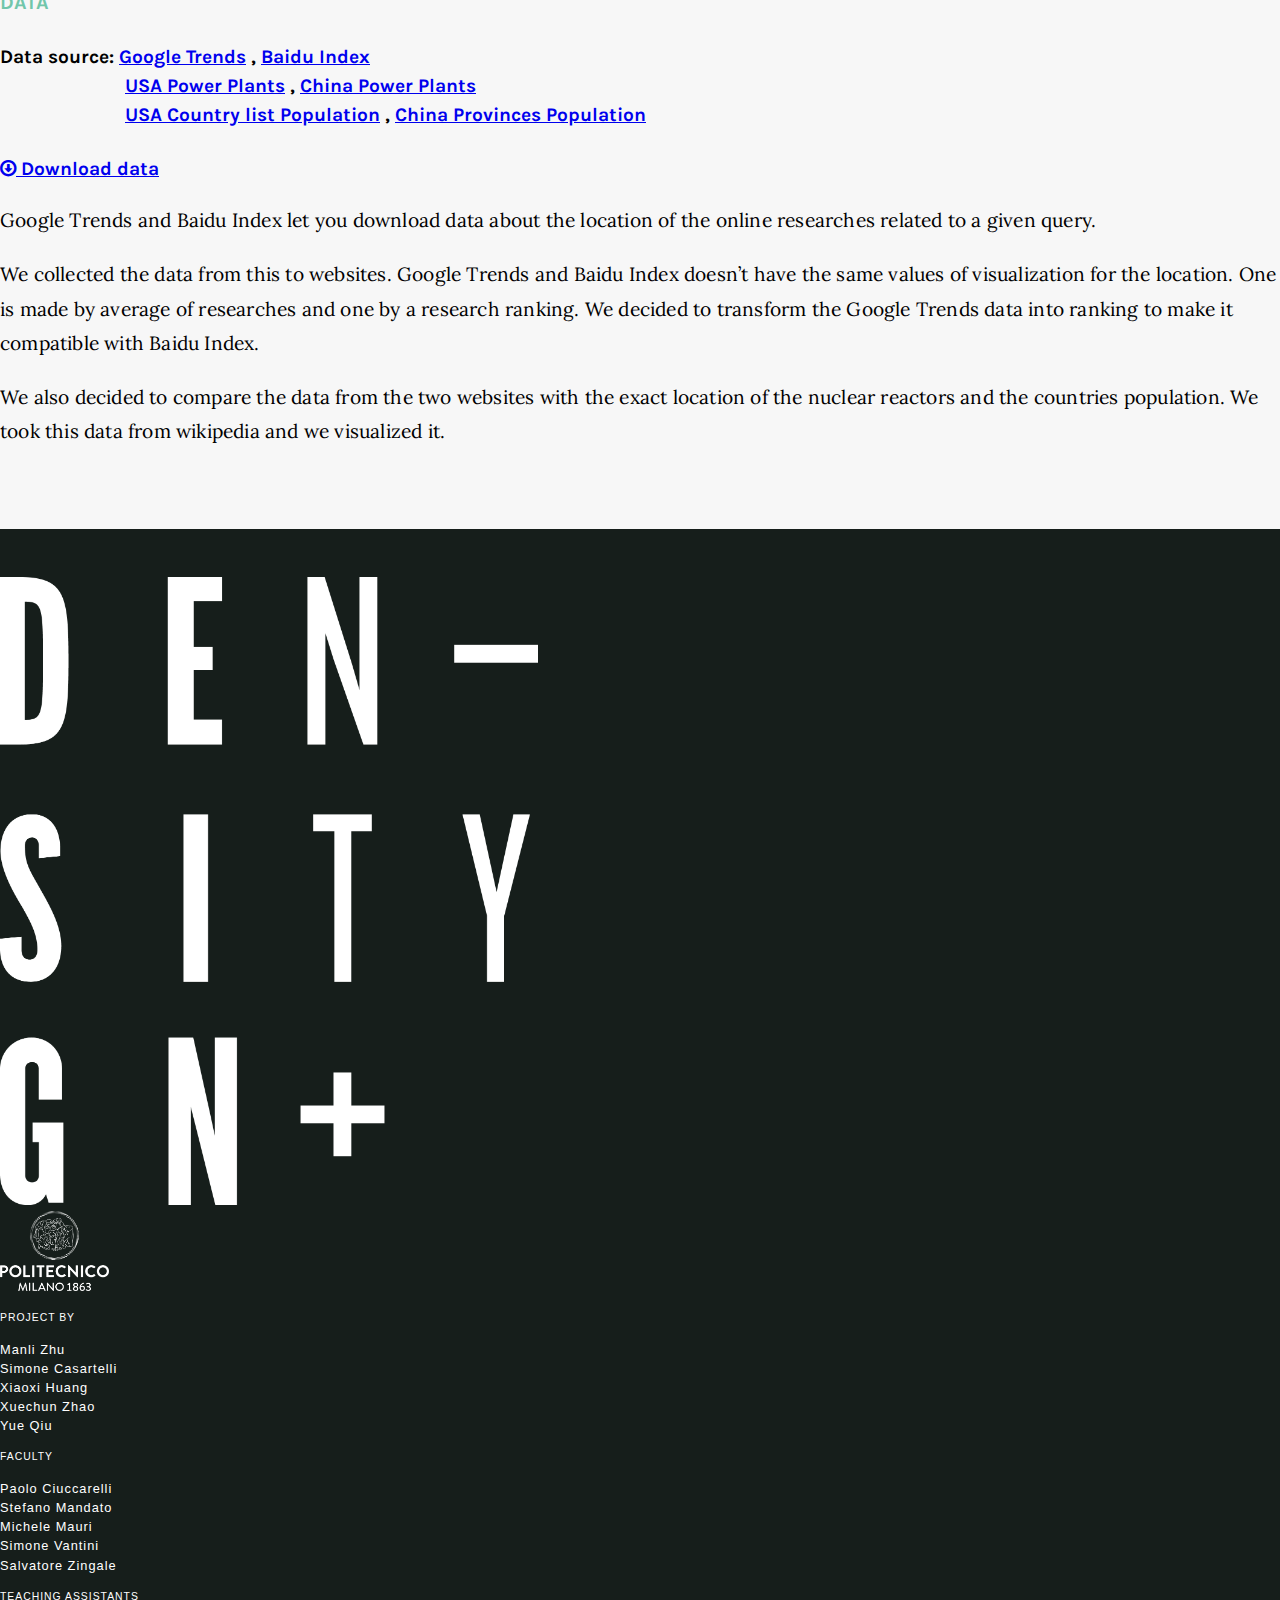
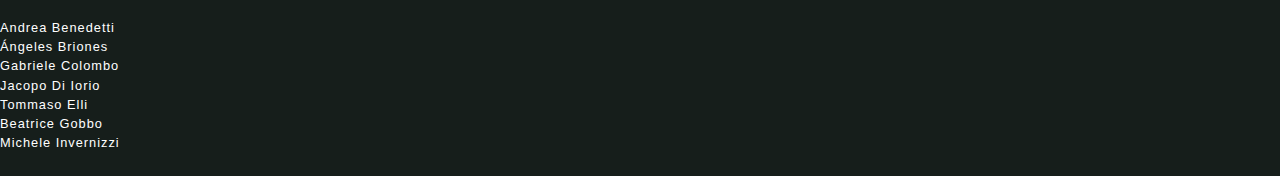
<file: pandora/question3.html>
<!DOCTYPE html>
<html lang="en">

<head>
    <!-- Required meta tags -->
    <meta charset="utf-8">
    <meta name="viewport" content="width=device-width, initial-scale=1, shrink-to-fit=no">
    <title>Research question title</title>

    <!-- Search Engine -->
    <meta name="description" content="Description of your report here. 150 characters for SEO, 200 characters for Twitter and Facebook">
    <meta name="image" content="thumbnail image of your work">
    <!-- Schema.org for Google -->
    <meta itemprop="name" content="Title of your work">
    <meta itemprop="description" content="Description of your report here">
    <meta itemprop="image" content="thumbnail image of your work">
    <!-- Twitter -->
    <meta name="twitter:card" content="summary">
    <meta name="twitter:title" content="Title of your work">
    <meta name="twitter:description" content="Description of your report here">
    <meta name="twitter:site" content="@densitydesign">
    <meta name="twitter:creator" content="your twitter handles here, if any">
    <meta name="twitter:image:src" content="thumbnail image of your work. Maximum dimension: 1024px x 512px; minimum dimension: 440px x 220px">
    <!-- Open Graph general (Facebook, Pinterest & Google+) -->
    <meta name="og:title" content="Title of your work">
    <meta name="og:description" content="Description of your report here">
    <meta name="og:image" content="thumbnail image of your work. Recommended dimension: 1200px x 630px; minimum dimension: 600px x 315px">
    <meta name="og:url" content="url to this page">
    <meta name="og:site_name" content="Title of your work">
    <meta name="og:locale" content="en_US">
    <meta name="og:type" content="website">

    <!-- Fonts -->
    <link href="https://fonts.googleapis.com/css?family=Lora:400,700|Karla:400,700" rel="stylesheet" />
    <link href="https://maxcdn.bootstrapcdn.com/font-awesome/4.7.0/css/font-awesome.min.css" rel="stylesheet" integrity="sha384-wvfXpqpZZVQGK6TAh5PVlGOfQNHSoD2xbE+QkPxCAFlNEevoEH3Sl0sibVcOQVnN" crossorigin="anonymous" />

    <!-- Bootstrap CSS -->
    <link rel="stylesheet" href="https://maxcdn.bootstrapcdn.com/bootstrap/4.0.0-beta/css/bootstrap.min.css" integrity="sha384-/Y6pD6FV/Vv2HJnA6t+vslU6fwYXjCFtcEpHbNJ0lyAFsXTsjBbfaDjzALeQsN6M" crossorigin="anonymous" />
    <!-- Template CSS -->
    <link rel="stylesheet" href="css/template-style.css" />
    <!-- Your custom CSS -->
    <link rel="stylesheet" href="css/style.css" />
</head>

<body data-spy="scroll" data-target="#sidelist" data-offset="160">
    <!-- Research question title and Menu button-->
    <header>
        <div class="container sans-font">
            <div class="row">
                <div class="col-md-10 col-lg-9 ml-auto question-box">
                    <div class="row arrows-container justify-content-end justify-content-md-between">
                        <div class="arrow-left mr-5 mr-md-0">
                            <h5>
                                <i class="fa fa-angle-left" aria-hidden="true"></i>
                                <a>prev</a>
                            </h5>
                        </div>
                        <div class="arrow-right mr-2 mr-sm-0">
                            <h5>
                                <a>next</a>
                                <i class="fa fa-angle-right" aria-hidden="true"></i>
                            </h5>
                        </div>
                    </div>
                    <h5 class="header-subtitle text-uppercase">research question</h5>
                    <h1 class="header-title serif-font"><strong>Is there a relationship between the search index for nuclear reactors and their location?</strong></h1>
                </div>
            </div>
        </div>
        <button class="menu-btn">
            <svg xmlns="http://www.w3.org/2000/svg" class="menu-svg icon-visible" x="0px" y="0px" width="32" height="24" viewBox="0 0 32 24">
                <path d="M30 2H2M30 12H2M30 22H2"></path>
            </svg>
            <svg xmlns="http://www.w3.org/2000/svg" class="menu-svg close-icon absolute scaled" x="0px" y="0px" width="32" height="24" viewBox="0 0 32 24">
                <path d="M25.9 21.9L6.1 2.1M25.9 2.1L6.1 21.9"></path>
            </svg>
        </button>
    </header>

    <!-- Sidebar Menu - Don't change the existing URLs, just add new ones if you need more-->
    <nav class="sidebar nav-closed">
        <div class="sidebar-index sans-font">
            <div class="sidebar-home">
                <h4 class="sidebar-title">Countries behaviors on Nuclear Spread</h4>
                <a href="index.html">Introduction</a>
            </div>
            <div class="sidebar-list">
                <h5 class="text-uppercase">Research questions</h5>
                <ul>
                    <li>
                        <a href="question1.html">What are the debates involved in the nuclear power topic in China and USA?</a>
                    </li>
                    <li>
                        <a href="question2.html">Did China and USA have interest about nuclear reactors at the same specific period of time?</a>
                    </li>
                    <li>
                        <a href="question3.html">Is there a relationship between the search index for nuclear reactors and their location?</a>
                    </li>
                    <li>
                        <a href="question4.html">Who reported relevantly news about nuclear reactors in these two countries?</a>
                    </li>
                    <li>
                        <a href="question5.html">What kind of articles are used to talk about nuclear reactors?</a>
                    </li>
                    <li>
                        <a href="question6.html">What are the recurring topics in the news carried out by the Chinese and American media? Is there any relationship?</a>
                    </li>
                    <li>
                        <a href="question7.html">Which kind of images were used by Chinese and American media in these particular times? </a>
                    </li>
                    <li>
                        <a href="question8.html">Which kind of elements attract more readers?</a>
                    </li>
                    <li>
                        <a href="question9.html">What are the emotions of the comments about news in particular time?  </a>
                    </li>
                </ul>
            </div>
        </div>
    </nav>

    <!-- Page Content -->
    <main class="container-fluid">
        <div class="viz-container">
            <!-- Add your viz here -->
             <img class="viz-example" src="assets/imgs/03.png"/>

        </div>
    </main>

    <article class="container">
        <div class="row">
            <!-- Side scrolling menu -->
            <div id="sidelist" class="col-md-3 text-uppercase d-none d-md-block sans-font">
                <div class="list-group">
                    <a class="list-group-item list-group-item-action smooth-scroll" href="#description"><span>Description</span></a>
                    <a class="list-group-item list-group-item-action smooth-scroll" href="#protocol"><span>Protocol</span></a>
                    <a class="list-group-item list-group-item-action smooth-scroll" href="#data"><span>Data</span></a>
                </div>
            </div>

            <!-- Text content -->
            <div class="col-md-9 article-content serif-font">
                <!-- Description -->
                <div class="section-content" id="description">
                    <h3 class="sans-font"><span>Description</span></h3>
                    <p>Analysing the trend of the research we wanted to see if the interest in nuclear reactors for these two countries was related to their location.
                    </p>
                  <p>
                    The search engines <strong>Google</strong> and <strong>Baidu</strong>, respectively for <strong>USA</strong> and <strong>China</strong>, were taken to focus on our research and see where the general query "Nuclear Reactor" was most researched.
                  </p>
                  <p>  
                    We decided also to compare the ranking result for every country and province with the population. The result is that in China the most populated provinces search most for nuclear reactor and they are also provinces with the highest number of reactors on it. Otherwise in USA the most populated countries don’t search much for reactors and the countries that actually have reactors operating are more distributed than the chinese analysis.  </p>
</div>

                <!-- Protocol -->
                <div class="section-content" id="protocol">
                    <h3 class="sans-font"><span>Protocol</span></h3>
                    <img class="protocol-diagram" src="assets/protocol/3questionprotocol.png"/>
                    <p>
                  The aim of this question was to investigate if the interest of nuclear reactors was most in the regions where actually the reactors are located or in areas far away from nuclear reactors. </p> <p>
                  With the query “Nuclear Reactor” for Google Trends and “核电站”(Nuclear Reactor) for Baidu Index, the research was conducted from 2016 (after Paris Climate Change Agreement) until November 2017, both for China and USA. </p>
                </div>

                <!-- Data -->
                <div class="section-content" id="data">
                        <h3 class="sans-font"><span>Data</span></h3>
                        <h4 class="sans-font">Data source: <a href="https://trends.google.com/trends/">Google Trends</a> , <a href="https://zhishu.baidu.com/">Baidu Index</a><br/>&nbsp;&nbsp;&nbsp;&nbsp;&nbsp;&nbsp;&nbsp;&nbsp;&nbsp;&nbsp;&nbsp;&nbsp;&nbsp;&nbsp;&nbsp;&nbsp;&nbsp;&nbsp;&nbsp;&nbsp;&nbsp;&nbsp;&nbsp;&nbsp;&nbsp;<a href="https://en.wikipedia.org/wiki/Nuclear_power_in_the_United_States">USA Power Plants</a> , <a href="https://en.wikipedia.org/wiki/Nuclear_power_in_China">China Power Plants</a>
                        <br/>&nbsp;&nbsp;&nbsp;&nbsp;&nbsp;&nbsp;&nbsp;&nbsp;&nbsp;&nbsp;&nbsp;&nbsp;&nbsp;&nbsp;&nbsp;&nbsp;&nbsp;&nbsp;&nbsp;&nbsp;&nbsp;&nbsp;&nbsp;&nbsp;&nbsp;<a href="https://en.wikipedia.org/wiki/County_(United_States)">USA Country list Population</a> , <a href="https://en.wikipedia.org/wiki/Provinces_of_China">China Provinces Population</a>
                        </h4>
                
                        <h4 class="data-link sans-font"><a href="https://www.dropbox.com/s/4aors44fkrl1ty4/Q3-Location%20and%20Search.xlsx?dl=0"><i class="fa fa-arrow-circle-o-down"></i> Download data</a></h4>
                        <p>Google Trends and Baidu Index let you download data about the location of the online researches related to a given query.</p>
                        <p>We collected the data from this to websites. Google Trends and Baidu Index doesn’t have the same values of visualization for the location. One is made by average of researches and one by a research ranking. We decided to transform the Google Trends data into ranking to make it compatible with Baidu Index.</p>
                        <p>We also decided to compare the data from the two websites with the exact location of the nuclear reactors and the countries population. We took this data from wikipedia and we visualized it.</p>
</div>
            </div>
        </div>
    </article>

    <!-- Footer -->
	<footer>
		<div class="container">
			<div class="row">
				<div class="col-6 col-md-2 mt-3 mb-5 mb-md-0">
					<a href="http://www.densitydesign.org/">
                        <img class="img-density" src="assets/other/logo_density.png">
                    </a>
				</div>
				<div class="col-6 col-md-2 mt-3 mb-5 mb-md-0">
					<a href="http://www.dipartimentodesign.polimi.it/">
                        <img class="img-poli" src="assets/other/logo_poli.png">
                    </a>
				</div>
				<div class="col-6 col-sm-4 col-md-3 col-lg-2 ml-auto mb-5 mb-sm-0">
					<h4>project by</h4>
					<ul>
						<li>Manli Zhu</li>
						<li>Simone Casartelli</li>
						<li>Xiaoxi Huang</li>
						<li>Xuechun Zhao</li>
						<li>Yue Qiu</li>
					</ul>
				</div>
				<div class="col-6 col-sm-4 col-md-2 px-1 px-lg-3 mb-5 mb-sm-0">
					<h4>Faculty</h4>
					<ul>
						<li>Paolo Ciuccarelli</li>
						<li>Stefano Mandato</li>
						<li>Michele Mauri</li>
                        <li>Simone Vantini</li>
						<li>Salvatore Zingale</li>
					</ul>
				</div>
				<div class="col-12 col-sm-4 col-md-3 px-1 px-lg-3 ml-2 ml-sm-0">
					<h4>Teaching Assistants</h4>
					<ul>
                        <li>Andrea Benedetti</li>
						<li>Ángeles Briones</li>
                        <li>Gabriele Colombo</li>
                        <li>Jacopo Di Iorio</li>
						<li>Tommaso Elli</li>
                        <li>Beatrice Gobbo</li>
						<li>Michele Invernizzi</li>
					</ul>
				</div>
			</div>
		</div>
	</footer>

    <!-- JavaScript -->

    <!-- jQuery first, then Popper.js, then Bootstrap JS -->
    <script src="https://code.jquery.com/jquery-3.2.1.min.js" integrity="sha256-hwg4gsxgFZhOsEEamdOYGBf13FyQuiTwlAQgxVSNgt4=" crossorigin="anonymous"></script>
    <script src="https://cdnjs.cloudflare.com/ajax/libs/popper.js/1.11.0/umd/popper.min.js" integrity="sha384-b/U6ypiBEHpOf/4+1nzFpr53nxSS+GLCkfwBdFNTxtclqqenISfwAzpKaMNFNmj4" crossorigin="anonymous"></script>
    <script src="https://maxcdn.bootstrapcdn.com/bootstrap/4.0.0-beta/js/bootstrap.min.js" integrity="sha384-h0AbiXch4ZDo7tp9hKZ4TsHbi047NrKGLO3SEJAg45jXxnGIfYzk4Si90RDIqNm1" crossorigin="anonymous"></script>
    <!-- Template Javascript -->
    <script src="js/template-functions.js"></script>
    <!-- Prev/Next Button Script -->
    <script>
    $(document).ready(function(){
        //this variable controls the correct functioning of the next and previous button. Must be the same as the question number.
        var number = 3;
        //get the previous question html page
        $(".arrow-left a").click(function() {
            var newNumber = number - 1,
                url = "question" + newNumber + ".html";
            $(this).attr("href", url);
        });
        //get the next question html page
        $(".arrow-right a").click(function() {
            var newNumber = number + 1,
                url = "question" + newNumber + ".html";
            $(this).attr("href", url);
        });

        // Add smooth scrolling on all links inside the sidelist
        $('.list-group a[href*="#"]:not([href="#"])').click(function() {
            if (location.pathname.replace(/^\//,'') == this.pathname.replace(/^\//,'') && location.hostname == this.hostname) {
                var target = $(this.hash);
                target = target.length ? target : $('[name=' + this.hash.slice(1) +']');
                if (target.length) {
                    $('html,body').animate({
                        scrollTop: target.offset().top - 74
                    }, 1000);
                    return false;
              }
            }
        });
    });
    var offsetSidelist;
    $( window ).on( "load", function() {
        // Add smooth scrolling back to top
        offsetSidelist = $('.list-group').offset().top - 64;

        $(window).scroll(function() {
            if ($(this).scrollTop() >= offsetSidelist) {
                $('.list-group').addClass('sidelist-fixed');
            } else {
                $('.list-group').removeClass('sidelist-fixed');
            }
        });
    });
    $( window ).resize(function() {
        offsetSidelist = $('.list-group').offset().top - 64;
    });
    </script>
    <!-- Your custom Javascript -->
    <script src="js/main.js"></script>
</body>

</html>
</file>
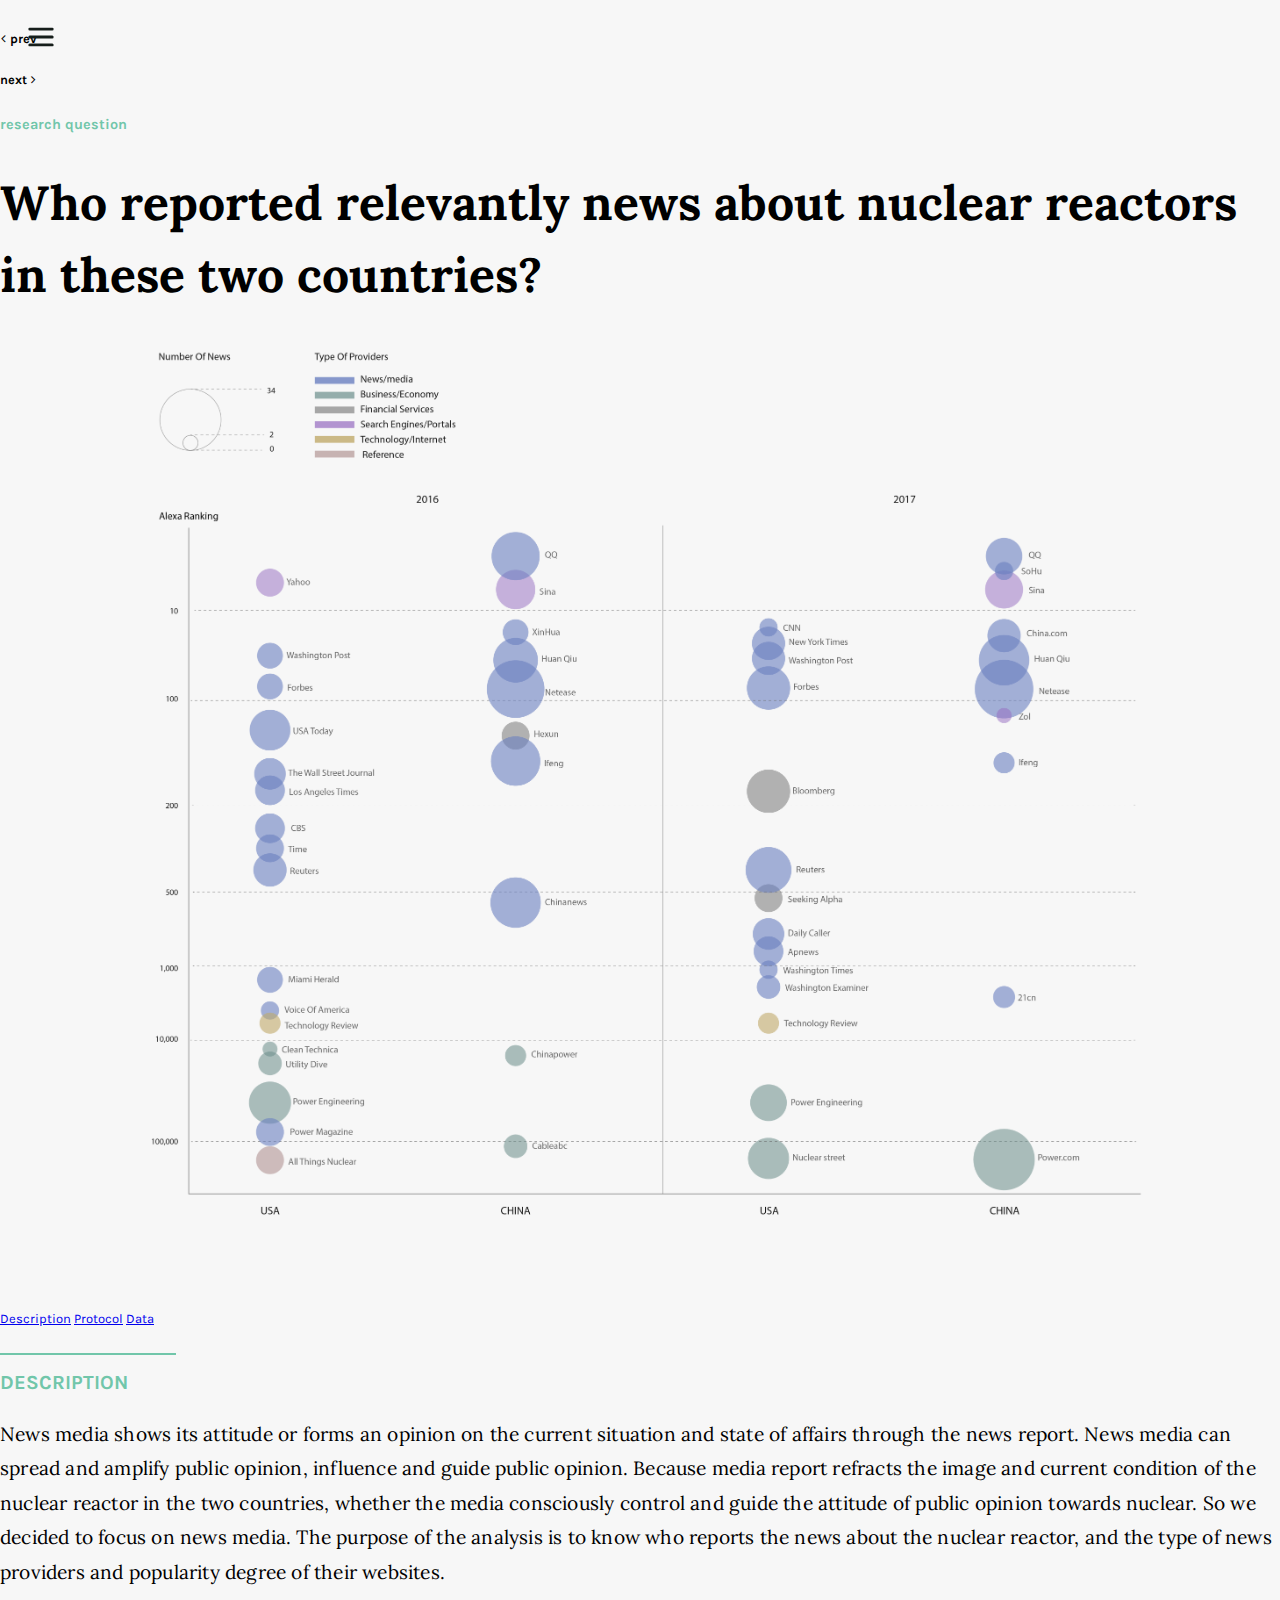
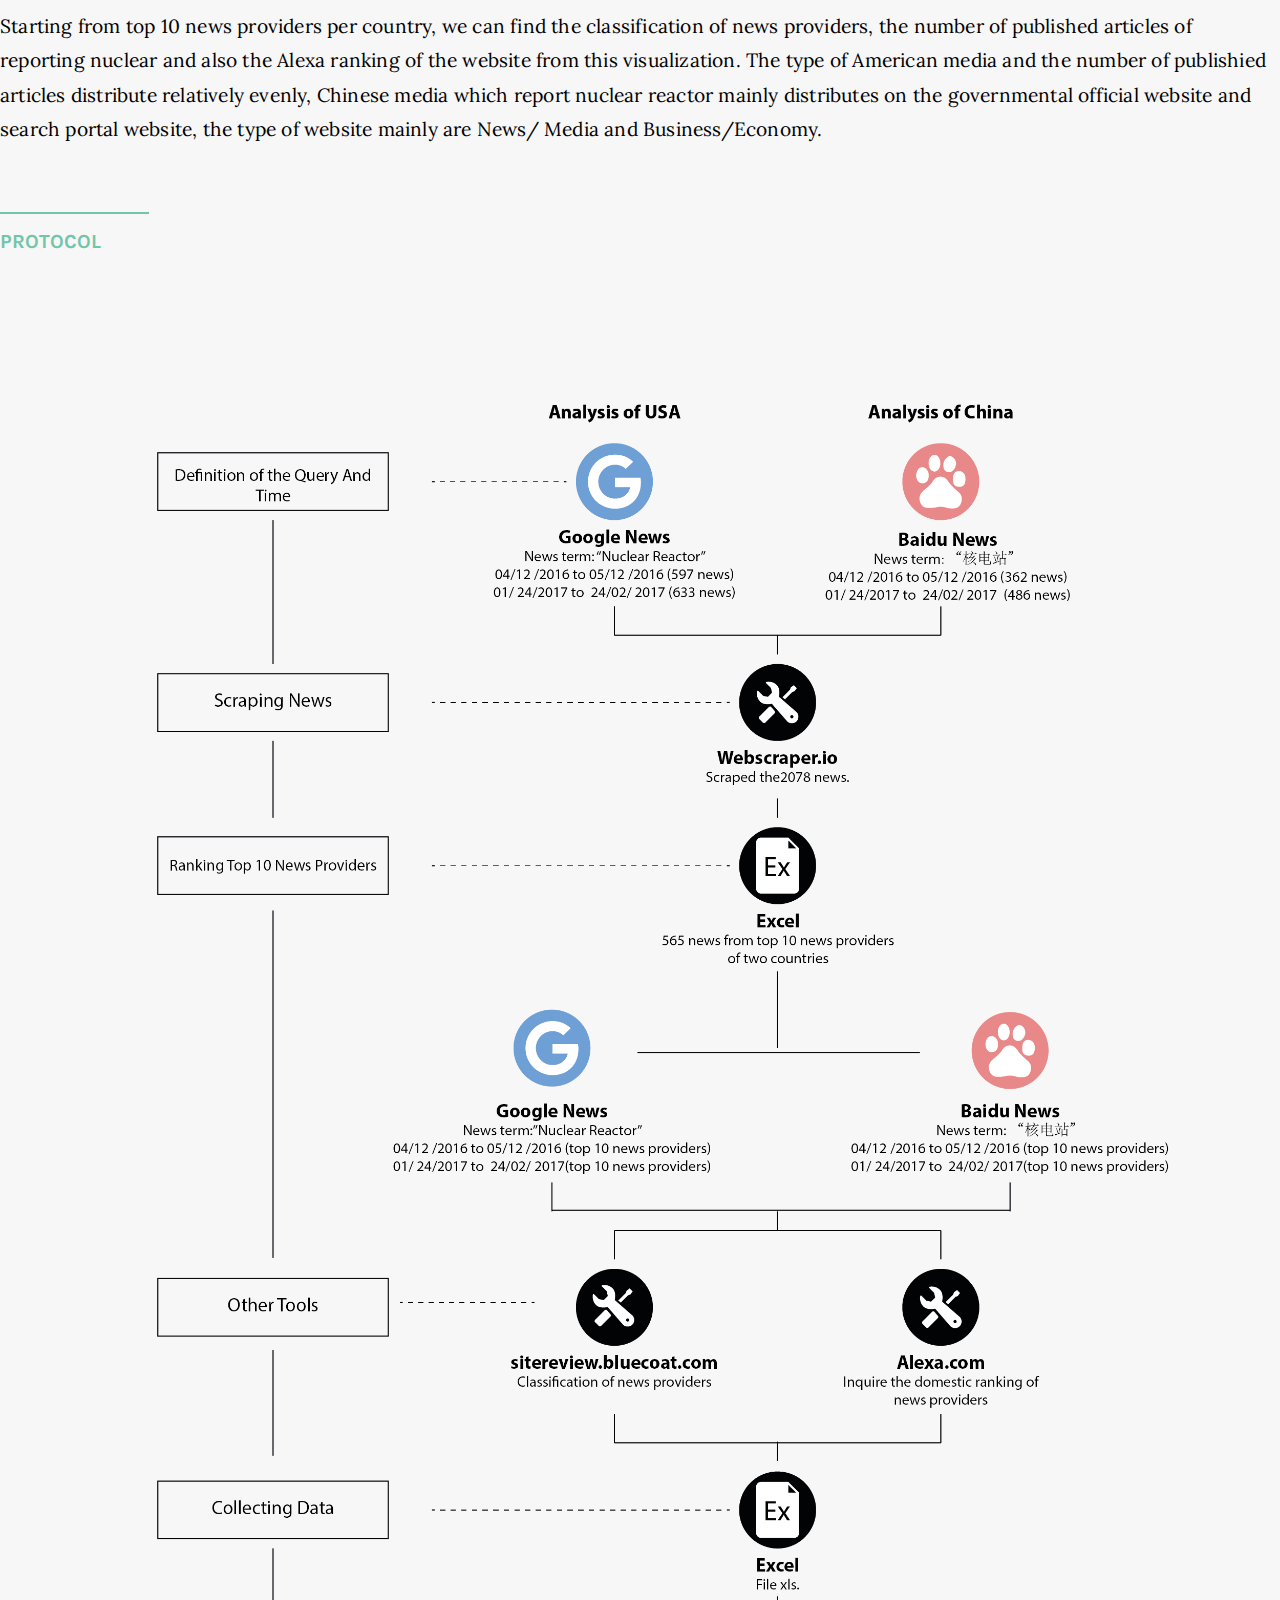
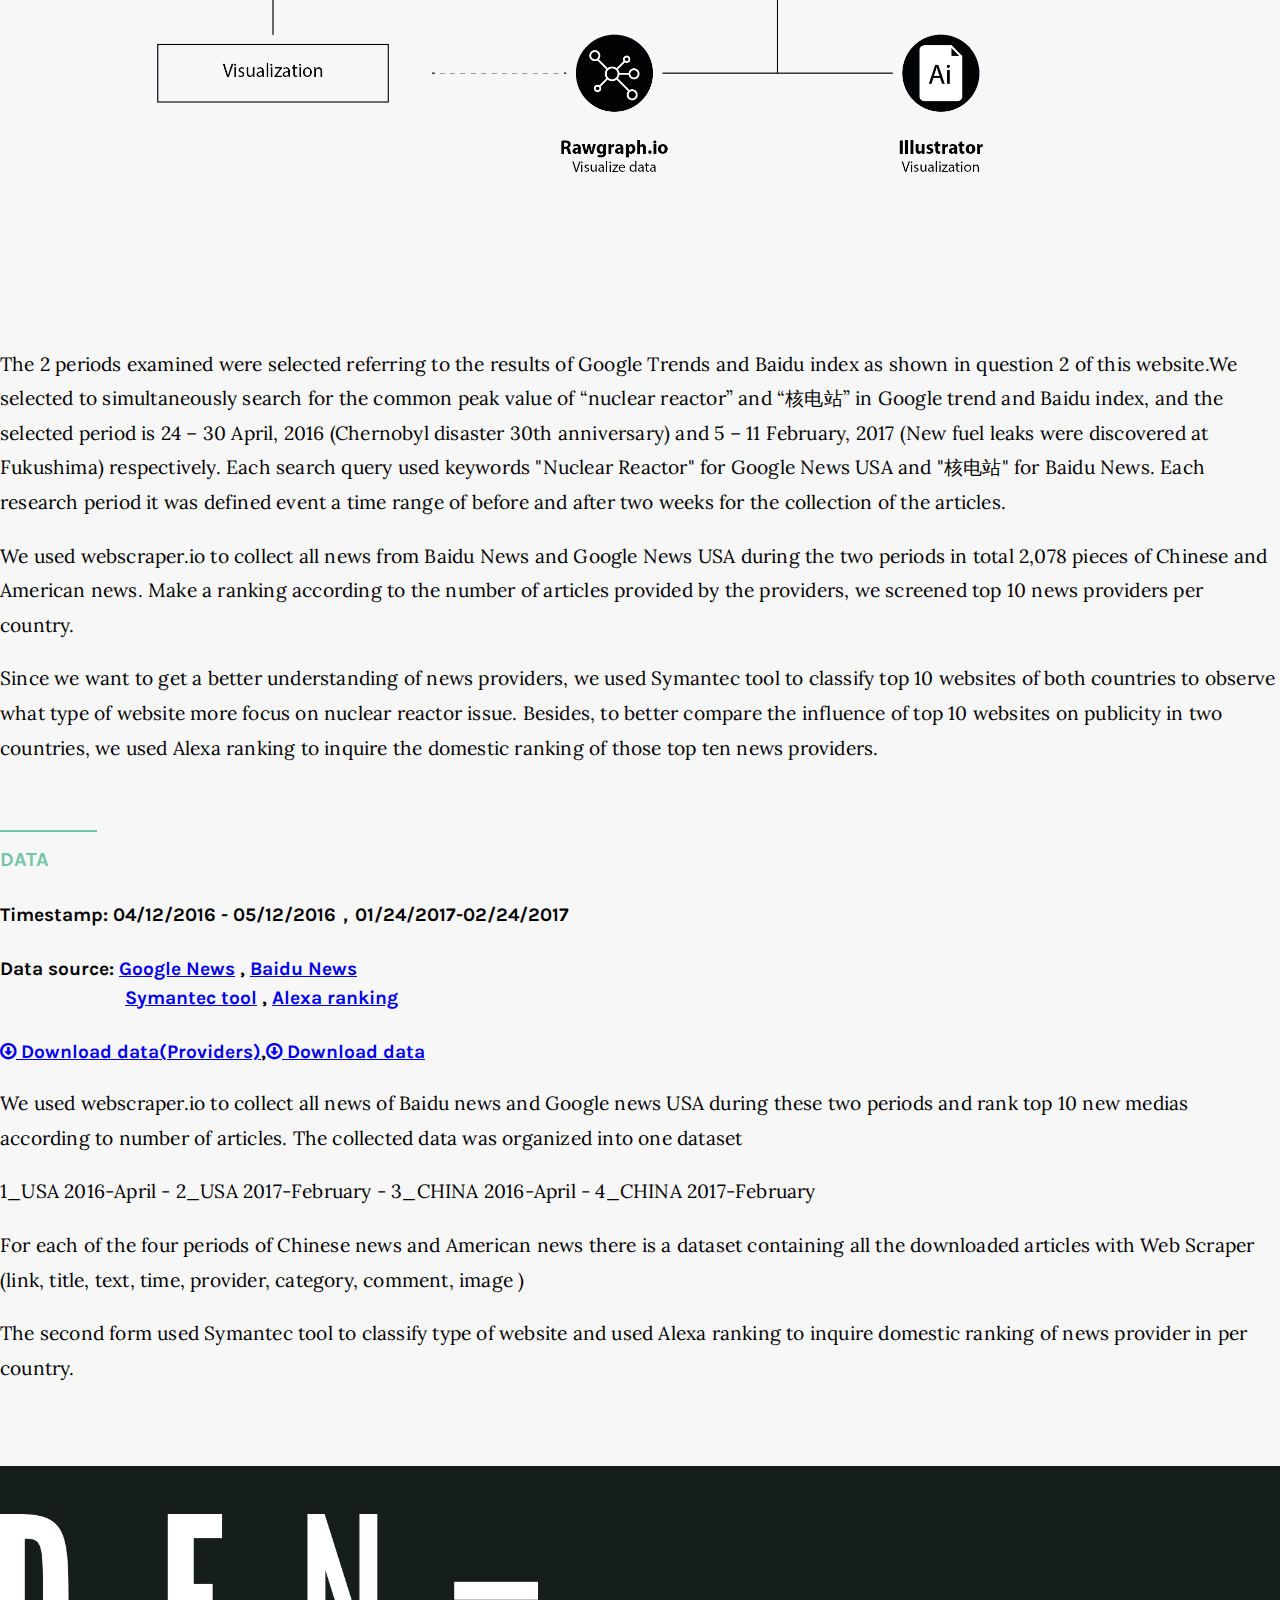
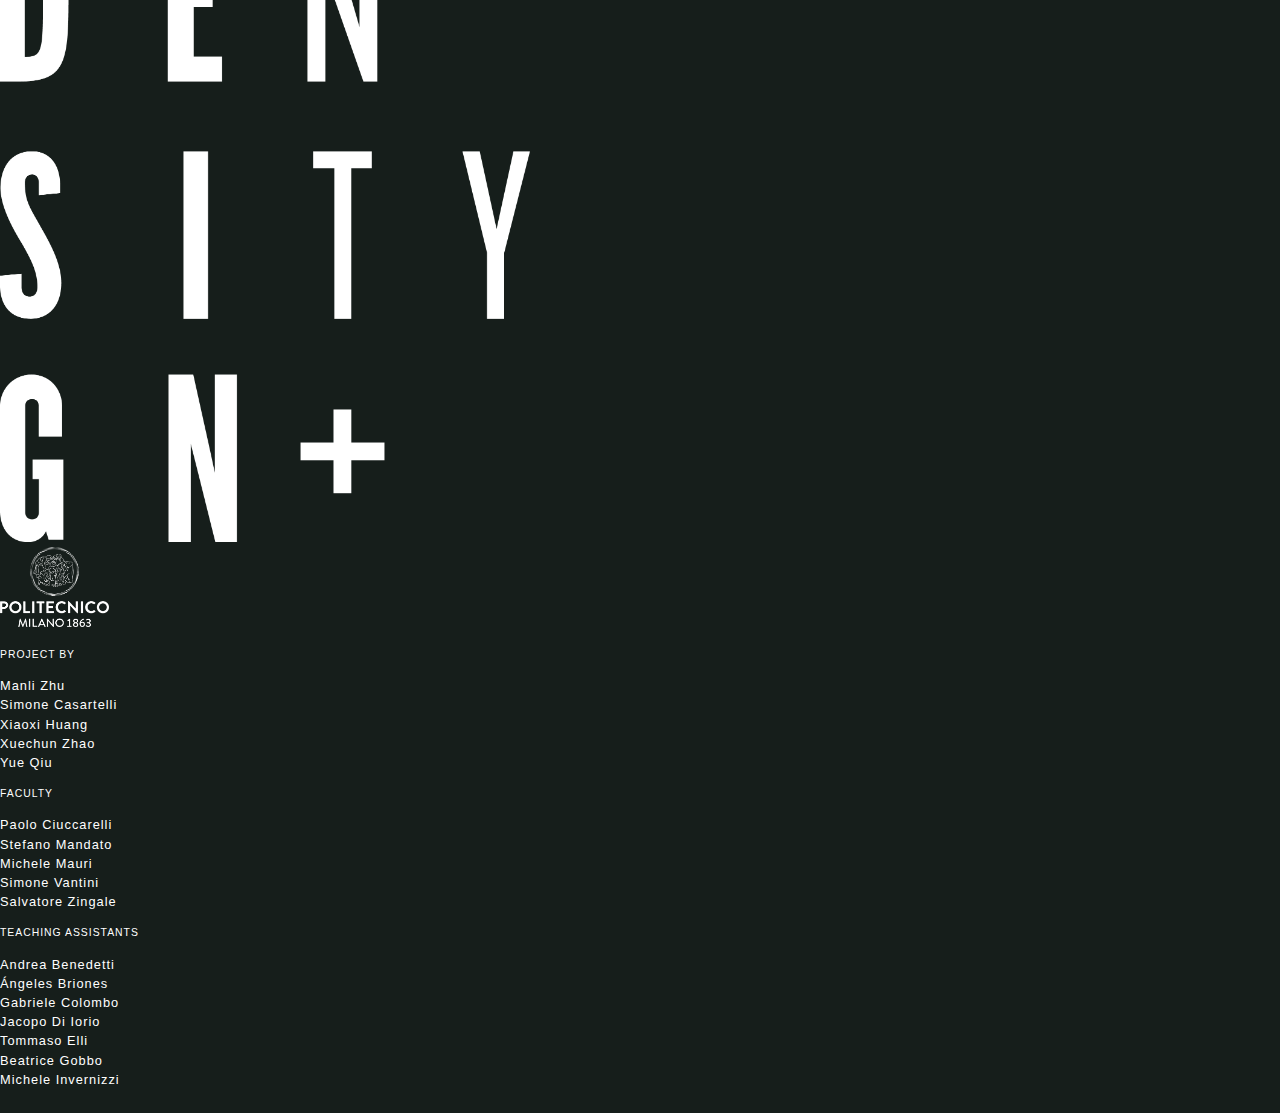
<file: pandora/question4.html>
<!DOCTYPE html>
<html lang="en">

<head>
    <!-- Required meta tags -->
    <meta charset="utf-8">
    <meta name="viewport" content="width=device-width, initial-scale=1, shrink-to-fit=no">
    <title>Research question title</title>

    <!-- Search Engine -->
    <meta name="description" content="Description of your report here. 150 characters for SEO, 200 characters for Twitter and Facebook">
    <meta name="image" content="thumbnail image of your work">
    <!-- Schema.org for Google -->
    <meta itemprop="name" content="Title of your work">
    <meta itemprop="description" content="Description of your report here">
    <meta itemprop="image" content="thumbnail image of your work">
    <!-- Twitter -->
    <meta name="twitter:card" content="summary">
    <meta name="twitter:title" content="Title of your work">
    <meta name="twitter:description" content="Description of your report here">
    <meta name="twitter:site" content="@densitydesign">
    <meta name="twitter:creator" content="your twitter handles here, if any">
    <meta name="twitter:image:src" content="thumbnail image of your work. Maximum dimension: 1024px x 512px; minimum dimension: 440px x 220px">
    <!-- Open Graph general (Facebook, Pinterest & Google+) -->
    <meta name="og:title" content="Title of your work">
    <meta name="og:description" content="Description of your report here">
    <meta name="og:image" content="thumbnail image of your work. Recommended dimension: 1200px x 630px; minimum dimension: 600px x 315px">
    <meta name="og:url" content="url to this page">
    <meta name="og:site_name" content="Title of your work">
    <meta name="og:locale" content="en_US">
    <meta name="og:type" content="website">

    <!-- Fonts -->
    <link href="https://fonts.googleapis.com/css?family=Lora:400,700|Karla:400,700" rel="stylesheet" />
    <link href="https://maxcdn.bootstrapcdn.com/font-awesome/4.7.0/css/font-awesome.min.css" rel="stylesheet" integrity="sha384-wvfXpqpZZVQGK6TAh5PVlGOfQNHSoD2xbE+QkPxCAFlNEevoEH3Sl0sibVcOQVnN" crossorigin="anonymous" />

    <!-- Bootstrap CSS -->
    <link rel="stylesheet" href="https://maxcdn.bootstrapcdn.com/bootstrap/4.0.0-beta/css/bootstrap.min.css" integrity="sha384-/Y6pD6FV/Vv2HJnA6t+vslU6fwYXjCFtcEpHbNJ0lyAFsXTsjBbfaDjzALeQsN6M" crossorigin="anonymous" />
    <!-- Template CSS -->
    <link rel="stylesheet" href="css/template-style.css" />
    <!-- Your custom CSS -->
    <link rel="stylesheet" href="css/style.css" />
</head>

<body data-spy="scroll" data-target="#sidelist" data-offset="160">
    <!-- Research question title and Menu button-->
    <header>
        <div class="container sans-font">
            <div class="row">
                <div class="col-md-10 col-lg-9 ml-auto question-box">
                    <div class="row arrows-container justify-content-end justify-content-md-between">
                        <div class="arrow-left mr-5 mr-md-0">
                            <h5>
                                <i class="fa fa-angle-left" aria-hidden="true"></i>
                                <a>prev</a>
                            </h5>
                        </div>
                        <div class="arrow-right mr-2 mr-sm-0">
                            <h5>
                                <a>next</a>
                                <i class="fa fa-angle-right" aria-hidden="true"></i>
                            </h5>
                        </div>
                    </div>
                    <h5 class="header-subtitle text-uppercase">research question</h5>
                    <h1 class="header-title serif-font"><strong>Who reported relevantly news about nuclear reactors in these two countries?</strong></h1>
                </div>
            </div>
        </div>
        <button class="menu-btn">
            <svg xmlns="http://www.w3.org/2000/svg" class="menu-svg icon-visible" x="0px" y="0px" width="32" height="24" viewBox="0 0 32 24">
                <path d="M30 2H2M30 12H2M30 22H2"></path>
            </svg>
            <svg xmlns="http://www.w3.org/2000/svg" class="menu-svg close-icon absolute scaled" x="0px" y="0px" width="32" height="24" viewBox="0 0 32 24">
                <path d="M25.9 21.9L6.1 2.1M25.9 2.1L6.1 21.9"></path>
            </svg>
        </button>
    </header>

    <!-- Sidebar Menu - Don't change the existing URLs, just add new ones if you need more-->
    <nav class="sidebar nav-closed">
        <div class="sidebar-index sans-font">
            <div class="sidebar-home">
                <h4 class="sidebar-title">Countries behaviors on Nuclear Spread</h4>
                <a href="index.html">Introduction</a>
            </div>
            <div class="sidebar-list">
                <h5 class="text-uppercase">Research questions</h5>
                <ul>
                    <li>
                        <a href="question1.html">What are the debates involved in the nuclear power topic in China and USA?</a>
                    </li>
                    <li>
                        <a href="question2.html">Did China and USA have interest about nuclear reactors at the same specific period of time?</a>
                    </li>
                    <li>
                        <a href="question3.html">Is there a relationship between the search index for nuclear reactors and their location?</a>
                    </li>
                    <li>
                        <a href="question4.html">Who reported relevantly news about nuclear reactors in these two countries?</a>
                    </li>
                    <li>
                        <a href="question5.html">What kind of articles are used to talk about nuclear reactors?</a>
                    </li>
                    <li>
                        <a href="question6.html">What are the recurring topics in the news carried out by the Chinese and American media? Is there any relationship?</a>
                    </li>
                    <li>
                        <a href="question7.html">Which kind of images were used by Chinese and American media in these particular times? </a>
                    </li>
                    <li>
                        <a href="question8.html">Which kind of elements attract more readers?</a>
                    </li>
                    <li>
                        <a href="question9.html">What are the emotions of the comments about news in particular time?  </a>
                    </li>
                </ul>
            </div>
        </div>
    </nav>

    <!-- Page Content -->
    <main class="container-fluid">
        <div class="viz-container">
            <!-- Add your viz here -->
             <img class="viz-example" src="assets/imgs/04.png"/>
        </div>
    </main>

    <article class="container">
        <div class="row">
            <!-- Side scrolling menu -->
            <div id="sidelist" class="col-md-3 text-uppercase d-none d-md-block sans-font">
                <div class="list-group">
                    <a class="list-group-item list-group-item-action smooth-scroll" href="#description"><span>Description</span></a>
                    <a class="list-group-item list-group-item-action smooth-scroll" href="#protocol"><span>Protocol</span></a>
                    <a class="list-group-item list-group-item-action smooth-scroll" href="#data"><span>Data</span></a>
                </div>
            </div>

            <!-- Text content -->
            <div class="col-md-9 article-content serif-font">
                <!-- Description -->
                <div class="section-content" id="description">
                    <h3 class="sans-font"><span>Description</span></h3>
                    <p>News media shows its attitude or forms an opinion on the current situation and state of affairs through the news report. News media can spread and amplify public opinion, influence and guide public opinion. Because media report refracts the image and current condition of the nuclear reactor in the two countries, whether the media consciously control and guide the attitude of public opinion towards nuclear. So we decided to focus on news media. The purpose of the analysis is to know who reports the news about the nuclear reactor, and the type of news providers and popularity degree of their websites.
                    </p>
                  <p>
                    Starting from top 10 news providers per country, we can find the classification of news providers, the number of published articles of reporting nuclear and also the Alexa ranking of the website from this visualization.  The type of American media and the number of publishied articles distribute relatively evenly, Chinese media which report nuclear reactor mainly distributes on the governmental official website and search portal website, the type of website mainly are News/ Media and Business/Economy.
                  </p>
                 
</div>

                <!-- Protocol -->
                <div class="section-content" id="protocol">
                    <h3 class="sans-font"><span>Protocol</span></h3>
                    <img class="protocol-diagram" src="assets/protocol/4questionprotocol.png"/>
                    <p>
                  The 2 periods examined were selected referring to the results of Google Trends and Baidu index as shown in question 2 of this website.We selected to simultaneously search for the common peak value of “nuclear reactor” and “核电站” in Google trend and Baidu index, and the selected period is 24 – 30 April, 2016 (Chernobyl disaster 30th anniversary) and 5 – 11 February, 2017 (New fuel leaks were discovered at Fukushima) respectively. Each search query used keywords "Nuclear Reactor" for Google News USA and "核电站" for Baidu News. Each research period it was defined event a time range of before and after two weeks for the collection of the articles.</p> <p>
                  We used webscraper.io to collect all news from Baidu News and Google News USA during the two periods in total 2,078 pieces of Chinese and American news. Make a ranking according to the number of articles provided by the providers, we screened top 10 news providers per country. </p><p>Since we want to get a better understanding of news providers, we used Symantec tool to classify top 10 websites of both countries to observe what type of website more focus on nuclear reactor issue. Besides, to better compare the influence of top 10 websites on publicity in two countries, we used Alexa ranking to inquire the domestic ranking of those top ten news providers.</p>
                </div>

                <!-- Data -->
                <div class="section-content" id="data">
                        <h3 class="sans-font"><span>Data</span></h3>
                        <h4 class="sans-font">Timestamp: <a >04/12/2016 - 05/12/2016，01/24/2017-02/24/2017</a> 
                      
                        </h4>
                        <h4 class="sans-font">Data source: <a href="https://news.google.com/news/?gl=US&ned=us&hl=en">Google News</a> , <a href="http://news.baidu.com/">Baidu News</a><br/>&nbsp;&nbsp;&nbsp;&nbsp;&nbsp;&nbsp;&nbsp;&nbsp;&nbsp;&nbsp;&nbsp;&nbsp;&nbsp;&nbsp;&nbsp;&nbsp;&nbsp;&nbsp;&nbsp;&nbsp;&nbsp;&nbsp;&nbsp;&nbsp;&nbsp;<a href="https://sitereview.bluecoat.com/sitereview.jsp">Symantec tool</a> , <a href="https://www.alexa.com/siteinfo">Alexa ranking</a>
                      
                        </h4>
                
                        <h4 class="data-link sans-font"><a href="https://www.dropbox.com/s/quer6sehburktwl/Providers.xlsx?dl=0"><i class="fa fa-arrow-circle-o-down"></i> Download data(Providers)</a>,<a href="https://www.dropbox.com/s/k6h68hkdv85uqwy/News%20%28Providers%29.xlsx?dl=0"><i class="fa fa-arrow-circle-o-down"></i> Download data</a></h4>
                        <p>We used webscraper.io to collect all news of Baidu news and Google news USA during these two periods and rank top 10 new medias according to number of articles.
The collected data was organized into one dataset</p>
                        <p>1_USA 2016-April - 2_USA 2017-February - 3_CHINA 2016-April - 4_CHINA 2017-February</p>
                        <p>For each of the four periods of Chinese news and American news there is a dataset containing all the downloaded articles with Web Scraper (link, title, text, time, provider, category, comment, image )</p>
                        <p>The second form used Symantec tool to classify type of website and used Alexa ranking to inquire domestic ranking of news provider in per country.</p>
</div>
            </div>
        </div>
    </article>

    <!-- Footer -->
	<footer>
		<div class="container">
			<div class="row">
				<div class="col-6 col-md-2 mt-3 mb-5 mb-md-0">
					<a href="http://www.densitydesign.org/">
                        <img class="img-density" src="assets/other/logo_density.png">
                    </a>
				</div>
				<div class="col-6 col-md-2 mt-3 mb-5 mb-md-0">
					<a href="http://www.dipartimentodesign.polimi.it/">
                        <img class="img-poli" src="assets/other/logo_poli.png">
                    </a>
				</div>
				<div class="col-6 col-sm-4 col-md-3 col-lg-2 ml-auto mb-5 mb-sm-0">
					<h4>project by</h4>
					<ul>
						<li>Manli Zhu</li>
						<li>Simone Casartelli</li>
						<li>Xiaoxi Huang</li>
						<li>Xuechun Zhao</li>
						<li>Yue Qiu</li>
					</ul>
				</div>
				<div class="col-6 col-sm-4 col-md-2 px-1 px-lg-3 mb-5 mb-sm-0">
					<h4>Faculty</h4>
					<ul>
						<li>Paolo Ciuccarelli</li>
						<li>Stefano Mandato</li>
						<li>Michele Mauri</li>
                        <li>Simone Vantini</li>
						<li>Salvatore Zingale</li>
					</ul>
				</div>
				<div class="col-12 col-sm-4 col-md-3 px-1 px-lg-3 ml-2 ml-sm-0">
					<h4>Teaching Assistants</h4>
					<ul>
                        <li>Andrea Benedetti</li>
						<li>Ángeles Briones</li>
                        <li>Gabriele Colombo</li>
                        <li>Jacopo Di Iorio</li>
						<li>Tommaso Elli</li>
                        <li>Beatrice Gobbo</li>
						<li>Michele Invernizzi</li>
					</ul>
				</div>
			</div>
		</div>
	</footer>

    <!-- JavaScript -->

    <!-- jQuery first, then Popper.js, then Bootstrap JS -->
    <script src="https://code.jquery.com/jquery-3.2.1.min.js" integrity="sha256-hwg4gsxgFZhOsEEamdOYGBf13FyQuiTwlAQgxVSNgt4=" crossorigin="anonymous"></script>
    <script src="https://cdnjs.cloudflare.com/ajax/libs/popper.js/1.11.0/umd/popper.min.js" integrity="sha384-b/U6ypiBEHpOf/4+1nzFpr53nxSS+GLCkfwBdFNTxtclqqenISfwAzpKaMNFNmj4" crossorigin="anonymous"></script>
    <script src="https://maxcdn.bootstrapcdn.com/bootstrap/4.0.0-beta/js/bootstrap.min.js" integrity="sha384-h0AbiXch4ZDo7tp9hKZ4TsHbi047NrKGLO3SEJAg45jXxnGIfYzk4Si90RDIqNm1" crossorigin="anonymous"></script>
    <!-- Template Javascript -->
    <script src="js/template-functions.js"></script>
    <!-- Prev/Next Button Script -->
    <script>
    $(document).ready(function(){
        //this variable controls the correct functioning of the next and previous button. Must be the same as the question number.
        var number = 4;
        //get the previous question html page
        $(".arrow-left a").click(function() {
            var newNumber = number - 1,
                url = "question" + newNumber + ".html";
            $(this).attr("href", url);
        });
        //get the next question html page
        $(".arrow-right a").click(function() {
            var newNumber = number + 1,
                url = "question" + newNumber + ".html";
            $(this).attr("href", url);
        });

        // Add smooth scrolling on all links inside the sidelist
        $('.list-group a[href*="#"]:not([href="#"])').click(function() {
            if (location.pathname.replace(/^\//,'') == this.pathname.replace(/^\//,'') && location.hostname == this.hostname) {
                var target = $(this.hash);
                target = target.length ? target : $('[name=' + this.hash.slice(1) +']');
                if (target.length) {
                    $('html,body').animate({
                        scrollTop: target.offset().top - 74
                    }, 1000);
                    return false;
              }
            }
        });
    });
    var offsetSidelist;
    $( window ).on( "load", function() {
        // Add smooth scrolling back to top
        offsetSidelist = $('.list-group').offset().top - 64;

        $(window).scroll(function() {
            if ($(this).scrollTop() >= offsetSidelist) {
                $('.list-group').addClass('sidelist-fixed');
            } else {
                $('.list-group').removeClass('sidelist-fixed');
            }
        });
    });
    $( window ).resize(function() {
        offsetSidelist = $('.list-group').offset().top - 64;
    });
    </script>
    <!-- Your custom Javascript -->
    <script src="js/main.js"></script>
</body>

</html>
</file>
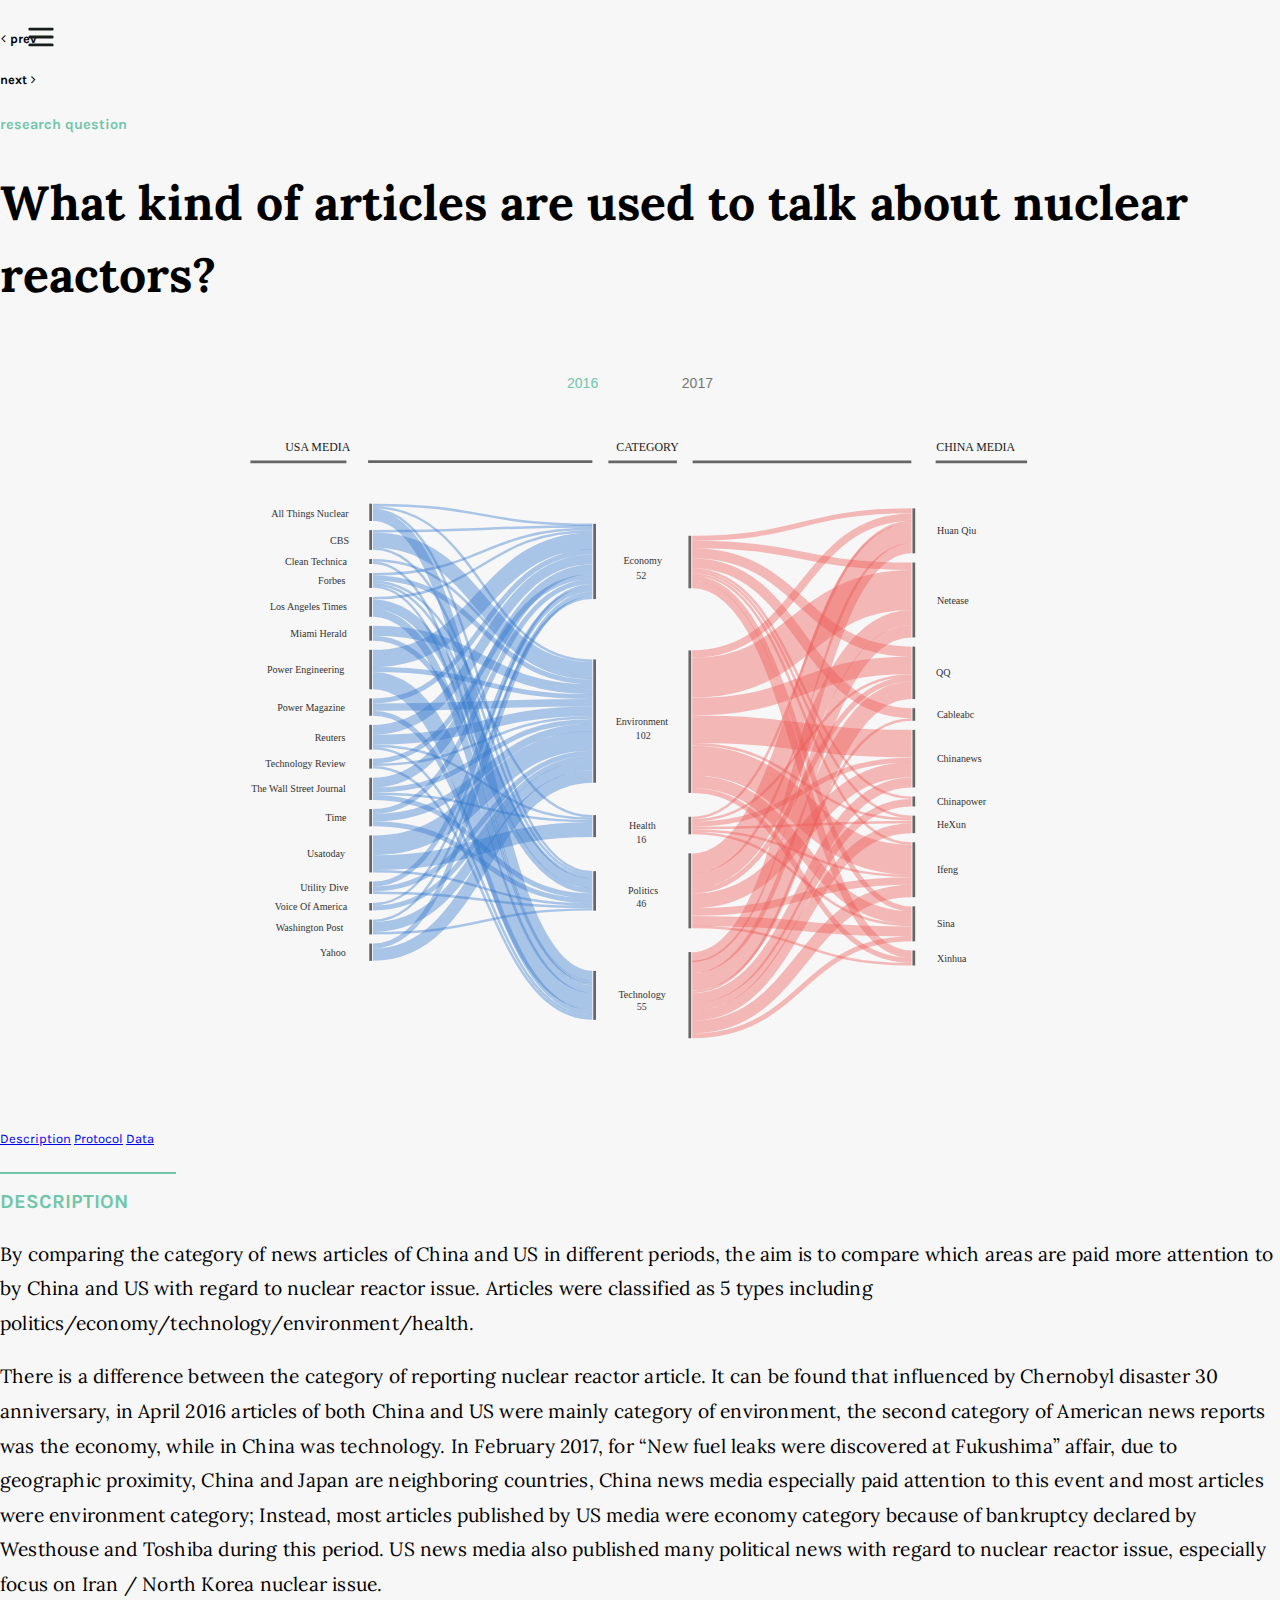
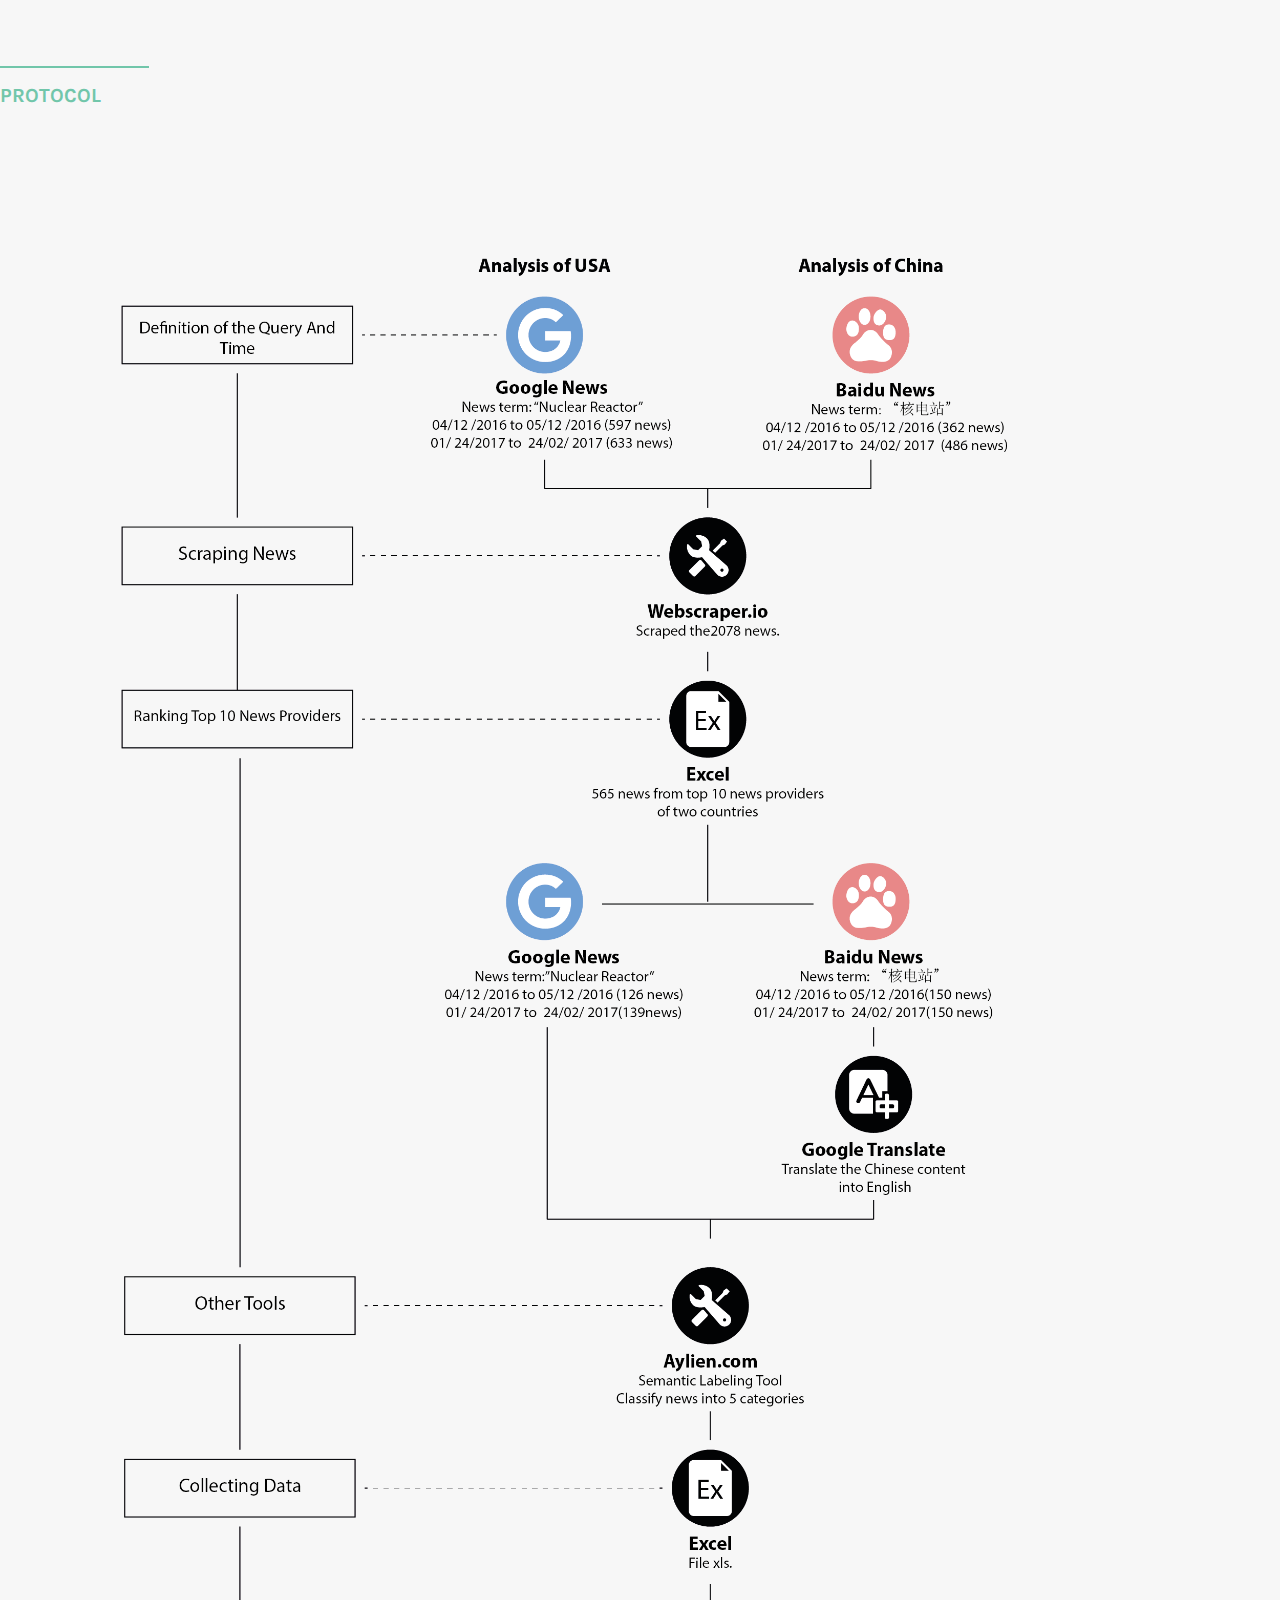
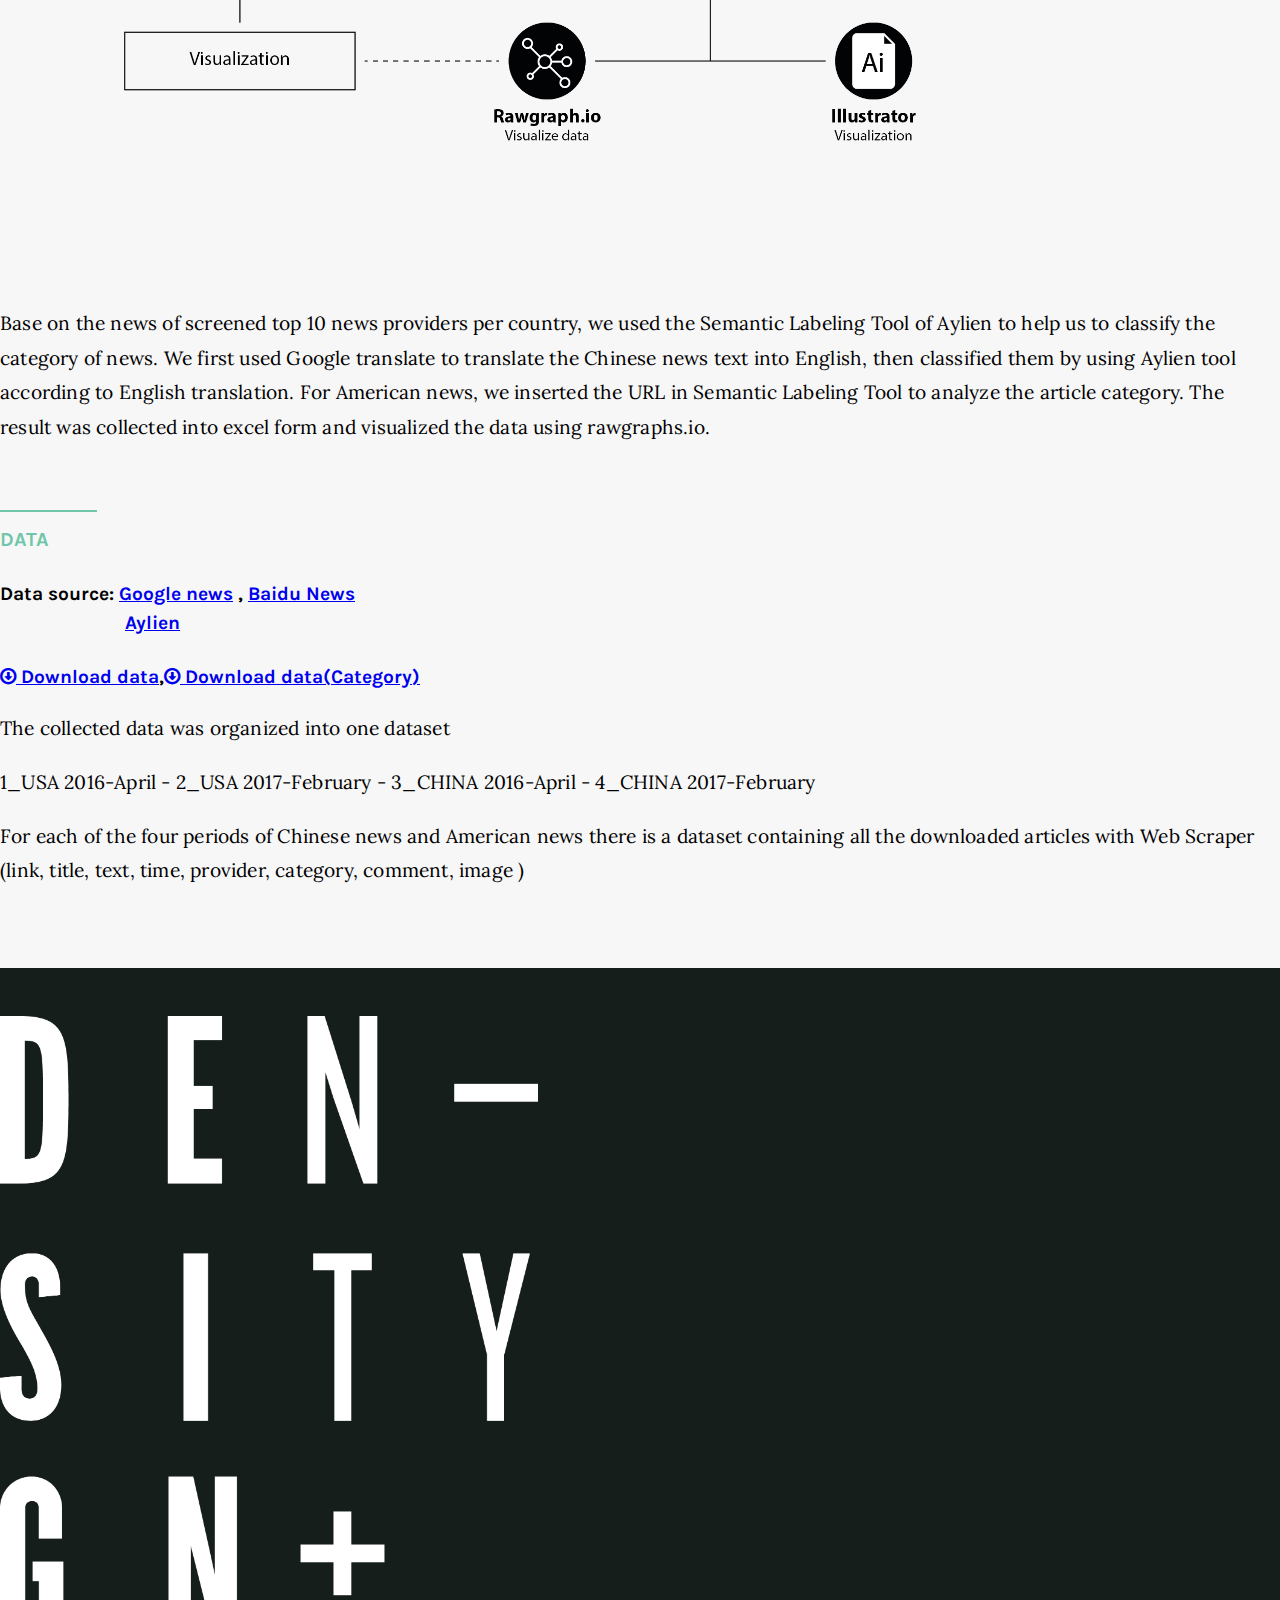
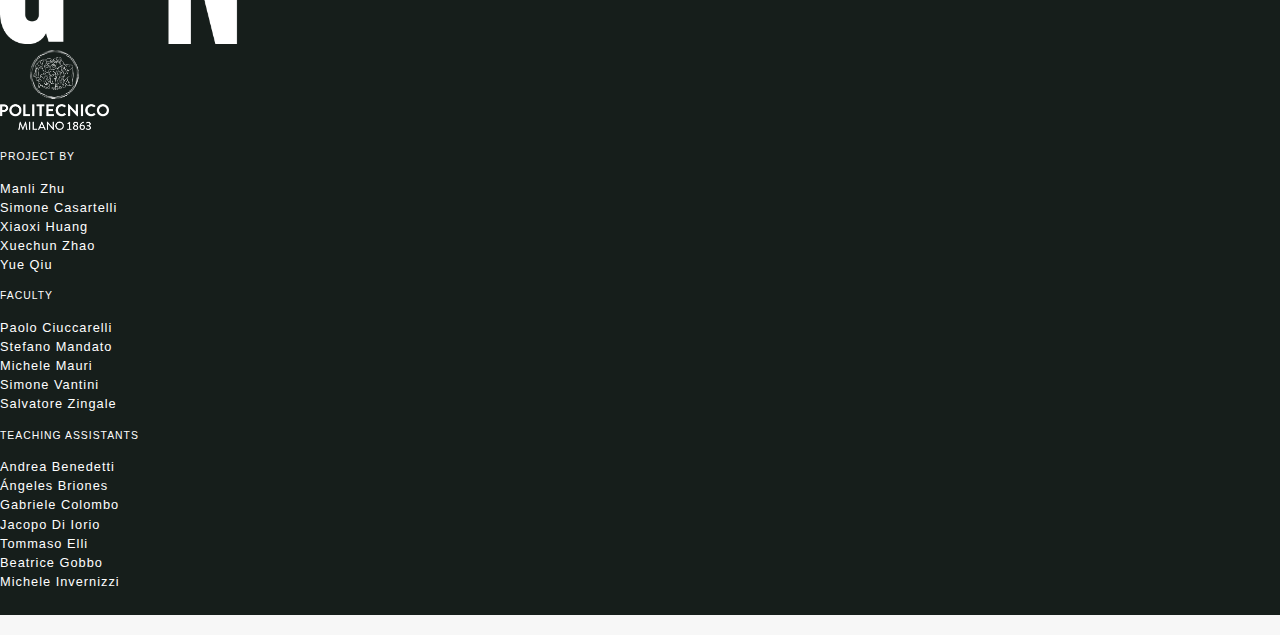
<file: pandora/question5.html>
<!DOCTYPE html>
<html lang="en">

<head>
    <!-- Required meta tags -->
    <meta charset="utf-8">
    <meta name="viewport" content="width=device-width, initial-scale=1, shrink-to-fit=no">
    <title>Research question title</title>

    <!-- Search Engine -->
    <meta name="description" content="Description of your report here. 150 characters for SEO, 200 characters for Twitter and Facebook">
    <meta name="image" content="thumbnail image of your work">
    <!-- Schema.org for Google -->
    <meta itemprop="name" content="Title of your work">
    <meta itemprop="description" content="Description of your report here">
    <meta itemprop="image" content="thumbnail image of your work">
    <!-- Twitter -->
    <meta name="twitter:card" content="summary">
    <meta name="twitter:title" content="Title of your work">
    <meta name="twitter:description" content="Description of your report here">
    <meta name="twitter:site" content="@densitydesign">
    <meta name="twitter:creator" content="your twitter handles here, if any">
    <meta name="twitter:image:src" content="thumbnail image of your work. Maximum dimension: 1024px x 512px; minimum dimension: 440px x 220px">
    <!-- Open Graph general (Facebook, Pinterest & Google+) -->
    <meta name="og:title" content="Title of your work">
    <meta name="og:description" content="Description of your report here">
    <meta name="og:image" content="thumbnail image of your work. Recommended dimension: 1200px x 630px; minimum dimension: 600px x 315px">
    <meta name="og:url" content="url to this page">
    <meta name="og:site_name" content="Title of your work">
    <meta name="og:locale" content="en_US">
    <meta name="og:type" content="website">

    <!-- Fonts -->
    <link href="https://fonts.googleapis.com/css?family=Lora:400,700|Karla:400,700" rel="stylesheet" />
    <link href="https://maxcdn.bootstrapcdn.com/font-awesome/4.7.0/css/font-awesome.min.css" rel="stylesheet" integrity="sha384-wvfXpqpZZVQGK6TAh5PVlGOfQNHSoD2xbE+QkPxCAFlNEevoEH3Sl0sibVcOQVnN" crossorigin="anonymous" />

    <!-- Bootstrap CSS -->
    <link rel="stylesheet" href="https://maxcdn.bootstrapcdn.com/bootstrap/4.0.0-beta/css/bootstrap.min.css" integrity="sha384-/Y6pD6FV/Vv2HJnA6t+vslU6fwYXjCFtcEpHbNJ0lyAFsXTsjBbfaDjzALeQsN6M" crossorigin="anonymous" />
    <!-- Template CSS -->
    <link rel="stylesheet" href="css/template-style.css" />
    <!-- Your custom CSS -->
    <link rel="stylesheet" href="css/style.css" />
</head>

<body data-spy="scroll" data-target="#sidelist" data-offset="160">
    <!-- Research question title and Menu button-->
    <header>
        <div class="container sans-font">
            <div class="row">
                <div class="col-md-10 col-lg-9 ml-auto question-box">
                    <div class="row arrows-container justify-content-end justify-content-md-between">
                        <div class="arrow-left mr-5 mr-md-0">
                            <h5>
                                <i class="fa fa-angle-left" aria-hidden="true"></i>
                                <a>prev</a>
                            </h5>
                        </div>
                        <div class="arrow-right mr-2 mr-sm-0">
                            <h5>
                                <a>next</a>
                                <i class="fa fa-angle-right" aria-hidden="true"></i>
                            </h5>
                        </div>
                    </div>
                    <h5 class="header-subtitle text-uppercase">research question</h5>
                    <h1 class="header-title serif-font"><strong>What kind of articles are used to talk about nuclear reactors?</strong></h1>
                </div>
            </div>
        </div>
        <button class="menu-btn">
            <svg xmlns="http://www.w3.org/2000/svg" class="menu-svg icon-visible" x="0px" y="0px" width="32" height="24" viewBox="0 0 32 24">
                <path d="M30 2H2M30 12H2M30 22H2"></path>
            </svg>
            <svg xmlns="http://www.w3.org/2000/svg" class="menu-svg close-icon absolute scaled" x="0px" y="0px" width="32" height="24" viewBox="0 0 32 24">
                <path d="M25.9 21.9L6.1 2.1M25.9 2.1L6.1 21.9"></path>
            </svg>
        </button>
    </header>

    <!-- Sidebar Menu - Don't change the existing URLs, just add new ones if you need more-->
    <nav class="sidebar nav-closed">
        <div class="sidebar-index sans-font">
            <div class="sidebar-home">
                <h4 class="sidebar-title">Countries behaviors on Nuclear Spread</h4>
                <a href="index.html">Introduction</a>
            </div>
            <div class="sidebar-list">
                <h5 class="text-uppercase">Research questions</h5>
                <ul>
                    <li>
                        <a href="question1.html">What are the debates involved in the nuclear power topic in China and USA?</a>
                    </li>
                    <li>
                        <a href="question2.html">Did China and USA have interest about nuclear reactors at the same specific period of time?</a>
                    </li>
                    <li>
                        <a href="question3.html">Is there a relationship between the search index for nuclear reactors and their location?</a>
                    </li>
                    <li>
                        <a href="question4.html">Who reported relevantly news about nuclear reactors in these two countries?</a>
                    </li>
                    <li>
                        <a href="question5.html">What kind of articles are used to talk about nuclear reactors?</a>
                    </li>
                    <li>
                        <a href="question6.html">What are the recurring topics in the news carried out by the Chinese and American media? Is there any relationship?</a>
                    </li>
                    <li>
                        <a href="question7.html">Which kind of images were used by Chinese and American media in these particular times? </a>
                    </li>
                    <li>
                        <a href="question8.html">Which kind of elements attract more readers?</a>
                    </li>
                    <li>
                        <a href="question9.html">What are the emotions of the comments about news in particular time?  </a>
                    </li>
                </ul>
            </div>
        </div>
    </nav>

    <!-- Page Content -->
     <main class="container-fluid">
        <div class="viz-container">
          <div class="cd-slider-nav">
            <nav>
              <span class="cd-marker item-1"></span>
              <ul>
                <li class="selected"><a href="#0"><h6>2016</h6></a></li>
                <li><a href="#0"><h6>2017</h6></a></li>
              </ul>
            </nav> 
          </div> <!-- nav -->
          <ul class="cd-hero-slider">
          <!-- 2016 -->
            <li class="selected">
             
              <div class="cd-full-width first-slide">
                    <div class="col-md-12">
                    <svg version="1.1" xmlns="http://www.w3.org/2000/svg" xmlns:xlink="http://www.w3.org/1999/xlink" x="0px" y="0px"
	 viewBox="0 0 1400 661" style="enable-background:new 0 0 1400 661;" xml:space="preserve">
<style type="text/css">
	.u0{fill:#333333;}
	.u1{font-family:'MyriadPro-Regular';}
	.u2{font-size:11px;}
	.u3{fill:#666666;}
	.u4{fill:#191919;}
	.u5{font-size:13px;}
	.u6{fill:none;stroke:#666666;stroke-width:3;stroke-miterlimit:10;}
	.u7{fill:none;stroke:#3379CC;stroke-width:18.8889;stroke-opacity:0.4;}
	.u8{fill:none;stroke:#3379CC;stroke-width:10.7937;stroke-opacity:0.4;}
	.u9{fill:none;stroke:#3379CC;stroke-width:8.0952;stroke-opacity:0.4;}
	.u10{fill:none;stroke:#3379CC;stroke-width:5.3968;stroke-opacity:0.4;}
	.u11{fill:none;stroke:#3379CC;stroke-width:2.6984;stroke-opacity:0.4;}
	.u12{fill:none;stroke:#ED5B54;stroke-width:19.1333;stroke-opacity:0.4;}
	.u13{fill:none;stroke:#ED5B54;stroke-width:13.6667;stroke-opacity:0.4;}
	.u14{fill:none;stroke:#ED5B54;stroke-width:10.9333;stroke-opacity:0.4;}
	.u15{fill:none;stroke:#ED5B54;stroke-width:8.2;stroke-opacity:0.4;}
	.u16{fill:none;stroke:#ED5B54;stroke-width:5.4667;stroke-opacity:0.4;}
	.u17{fill:none;stroke:#ED5B54;stroke-width:2.7333;stroke-opacity:0.4;}
	.u18{fill:none;stroke:#ED5B54;stroke-width:21.8667;stroke-opacity:0.4;}
	.u19{fill:none;stroke:#ED5B54;stroke-width:16.4;stroke-opacity:0.4;}
	.u20{fill:none;stroke:#3379CC;stroke-width:16.1905;stroke-opacity:0.4;}
	.u21{fill:none;stroke:#3379CC;stroke-width:21.5873;stroke-opacity:0.4;}
	.u22{fill:none;stroke:#3379CC;stroke-width:13.4921;stroke-opacity:0.4;}
	.u23{fill:none;stroke:#ED5B54;stroke-width:43.7333;stroke-opacity:0.4;}
	.u24{fill:none;stroke:#ED5B54;stroke-width:32.8;stroke-opacity:0.4;}
	.u25{fill:none;stroke:#ED5B54;stroke-width:30.0667;stroke-opacity:0.4;}
</style>
<g id="stable">
	<g>
		<text transform="matrix(1 0 0 1 1024.7537 301.8882)" class="u0 u1 u2">Cableabc</text>
		<text transform="matrix(1 0 0 1 1024.7532 350.1548)" class="u0 u1 u2">Chinanews</text>
		<text transform="matrix(1 0 0 1 1024.7537 397.0549)" class="u0 u1 u2">Chinapower</text>
		<text transform="matrix(1 0 0 1 1024.7537 422.0882)" class="u0 u1 u2">HeXun</text>
		<text transform="matrix(1 0 0 1 1024.7537 101.0549)" class="u0 u1 u2">Huan Qiu</text>
		<text transform="matrix(1 0 0 1 1024.7532 471.7216)" class="u0 u1 u2">Ifeng</text>
		<text transform="matrix(1 0 0 1 1024.7532 176.6548)" class="u0 u1 u2">Netease</text>
		<text transform="matrix(1 0 0 1 1023.7534 256.3549)" class="u0 u1 u2">QQ</text>
		<text transform="matrix(1 0 0 1 1024.7532 530.9216)" class="u0 u1 u2">Sina</text>
		<text transform="matrix(1 0 0 1 1024.7532 568.2549)" class="u0 u1 u2">Xinhua</text>
	</g>
	<text transform="matrix(1 0 0 1 681.8862 133.9069)" class="u0 u1 u2">Economy</text>
	<text transform="matrix(1 0 0 1 695.8871 149.4069)" class="u0 u1 u2">52</text>
	<text transform="matrix(1 0 0 1 695.2205 324.7403)" class="u0 u1 u2">102</text>
	<text transform="matrix(1 0 0 1 695.8871 438.7403)" class="u0 u1 u2">16</text>
	<text transform="matrix(1 0 0 1 695.8871 508.7403)" class="u0 u1 u2">46</text>
	<text transform="matrix(1 0 0 1 696.5537 621.4069)" class="u0 u1 u2">55</text>
	<g>
		<text transform="matrix(1 0 0 1 687.9004 423.4737)" class="u0 u1 u2">Health</text>
	</g>
	<g>
		<text transform="matrix(1 0 0 1 686.8911 494.707)" class="u0 u1 u2">Politics</text>
	</g>
	<g>
		<text transform="matrix(1 0 0 1 676.4333 608.2496)" class="u0 u1 u2">Technology</text>
	</g>
	<g>
		<text transform="matrix(1 0 0 1 673.4094 309.0741)" class="u0 u1 u2">Environment</text>
	</g>
	<text transform="matrix(1 0 0 1 296.7123 81.7848)" class="u0 u1 u2">All Things Nuclear</text>
	<text transform="matrix(1 0 0 1 360.9628 111.0229)" class="u0 u1 u2">CBS</text>
	<text transform="matrix(1 0 0 1 311.8504 134.515)" class="u0 u1 u2">Clean Technica</text>
	<text transform="matrix(1 0 0 1 347.9057 155.3086)" class="u0 u1 u2">Forbes</text>
	<text transform="matrix(1 0 0 1 295.2055 184.1975)" class="u0 u1 u2">Los Angeles Times</text>
	<text transform="matrix(1 0 0 1 317.4691 213.0864)" class="u0 u1 u2">Miami Herald</text>
	<text transform="matrix(1 0 0 1 291.9935 252.7689)" class="u0 u1 u2">Power Engineering</text>
	<text transform="matrix(1 0 0 1 303.2025 293.8007)" class="u0 u1 u2">Power Magazine</text>
	<text transform="matrix(1 0 0 1 344.1547 326.7372)" class="u0 u1 u2">Reuters</text>
	<text transform="matrix(1 0 0 1 290.1127 355.626)" class="u0 u1 u2">Technology Review</text>
	<text transform="matrix(1 0 0 1 274.6908 383.1657)" class="u0 u1 u2">The Wall Street Journal</text>
	<text transform="matrix(1 0 0 1 356.1337 414.7531)" class="u0 u1 u2">Time</text>
	<text transform="matrix(1 0 0 1 335.85 454.4356)" class="u0 u1 u2">Usatoday</text>
	<text transform="matrix(1 0 0 1 328.3378 491.4197)" class="u0 u1 u2">Utility Dive</text>
	<text transform="matrix(1 0 0 1 300.5072 512.2134)" class="u0 u1 u2">Voice Of America</text>
	<text transform="matrix(1 0 0 1 301.5302 534.3562)" class="u0 u1 u2">Washington Post</text>
	<text transform="matrix(1 0 0 1 350.0619 561.8959)" class="u0 u1 u2">Yahoo</text>
	<rect x="648.9" y="89.5" class="u3" width="3" height="82.3">
	<title>Economy
31</title>
	</rect>
	<rect x="648.9" y="237.8" class="u3" width="3" height="134.9">
	<title>Environment
50</title>
	</rect>
	<rect x="648.9" y="408.1" class="u3" width="3" height="24.1">
	<title>Health
9</title>
	</rect>
	<rect x="648.9" y="469.4" class="u3" width="3" height="43.2">
	<title>Politics
16</title>
	</rect>
	<rect x="648.9" y="578.5" class="u3" width="3" height="53.5">
	<title>Technology
20</title>
	</rect>
	<rect x="403.9" y="67.5" class="u3" width="3" height="18.9">
	<title>All Things Nuclear
7</title>
	</rect>
	<rect x="403.9" y="96.4" class="u3" width="3" height="21.6">
	<title>CBS
8</title>
	</rect>
	<rect x="403.9" y="128" class="u3" width="3" height="5.4">
	<title>CleanTechnica
2</title>
	</rect>
	<rect x="403.9" y="143.4" class="u3" width="3" height="16.2">
	<title>Forbes
6</title>
	</rect>
	<rect x="403.9" y="169.6" class="u3" width="3" height="21.6">
	<title>Los Angeles Times
8</title>
	</rect>
	<rect x="403.9" y="201.1" class="u3" width="3" height="16.2">
	<title>Miami Herald
6</title>
	</rect>
	<rect x="403.9" y="227.3" class="u3" width="3" height="43.2">
	<title>Power Engineering
16</title>
	</rect>
	<rect x="403.9" y="280.5" class="u3" width="3" height="18.9">
	<title>Power Magazine
7</title>
	</rect>
	<rect x="403.9" y="309.4" class="u3" width="3" height="27">
	<title>Reuters
10</title>
	</rect>
	<rect x="403.9" y="346.4" class="u3" width="3" height="10.8">
	<title>Technology Review
4</title>
	</rect>
	<rect x="403.9" y="367.2" class="u3" width="3" height="24.3">
	<title>The Wall Street Journal
9</title>
	</rect>
	<rect x="403.9" y="401.5" class="u3" width="3" height="18.9">
	<title>Time
7</title>
	</rect>
	<rect x="403.9" y="430.3" class="u3" width="3" height="40.5">
	<title>USAtoday
15</title>
	</rect>
	<rect x="403.9" y="480.8" class="u3" width="3" height="13.5">
	<title>Utility Dive
5</title>
	</rect>
	<rect x="403.9" y="504.3" class="u3" width="3" height="8.1">
	<title>Voice of America
3</title>
	</rect>
	<rect x="403.9" y="522.4" class="u3" width="3" height="16.2">
	<title>Washington Post
6</title>
	</rect>
	<rect x="403.9" y="548.6" class="u3" width="3" height="18.9">
	<title>Yahoo
7</title>
	</rect>
	<rect x="998" y="291.2" class="u3" width="3" height="13.7">
	<title>cableabc
5</title>
	</rect>
	<rect x="998" y="314.9" class="u3" width="3" height="62.9">
	<title>chinanews
23</title>
	</rect>
	<rect x="998" y="387.7" class="u3" width="3" height="10.9">
	<title>chinapower
4</title>
	</rect>
	<rect x="998" y="408.7" class="u3" width="3" height="19.1">
	<title>hexun
7</title>
	</rect>
	<rect x="998" y="72.6" class="u3" width="3" height="49.2">
	<title>Huan qiu
18</title>
	</rect>
	<rect x="998" y="437.8" class="u3" width="3" height="60.1">
	<title>ifeng
22</title>
	</rect>
	<rect x="998" y="131.8" class="u3" width="3" height="82">
	<title>NetEase
30</title>
	</rect>
	<rect x="998" y="223.8" class="u3" width="3" height="57.4">
	<title>QQ
21</title>
	</rect>
	<rect x="998" y="507.9" class="u3" width="3" height="38.3">
	<title>sina
14</title>
	</rect>
	<rect x="998" y="556.2" class="u3" width="3" height="16.4">
	<title>xinhua
6</title>
	</rect>
	<rect x="753" y="102.6" class="u3" width="3" height="57.4">
	<title>Economy
21</title>
	</rect>
	<rect x="753" y="228" class="u3" width="3" height="155.8">
	<title>Environment
57</title>
	</rect>
	<rect x="753" y="409.9" class="u3" width="3" height="19.2">
	<title>Health
7</title>
	</rect>
	<rect x="753" y="449.9" class="u3" width="3" height="82">
	<title>Politics
30</title>
	</rect>
	<rect x="753" y="557.9" class="u3" width="3" height="94.3">
	<title>Technology
35</title>
	</rect>
	<g>
		<text transform="matrix(1 0 0 1 312.0126 9.8054)" class="u4 u1 u5">USA MEDIA</text>
	</g>
	<text transform="matrix(1 0 0 1 1024.1252 9.8054)" class="u4 u1 u5">CHINA MEDIA</text>
	<g>
		<text transform="matrix(1 0 0 1 674.037 9.8054)" class="u4 u1 u5">CATEGORY</text>
	</g>
	<line class="u6" x1="273.9" y1="21.7" x2="378.9" y2="21.7"/>
	<line class="u6" x1="665.4" y1="21.7" x2="740.4" y2="21.7"/>
	<line class="u6" x1="1023.4" y1="21.7" x2="1123.4" y2="21.7"/>
	<line class="u6" x1="402.6" y1="21.4" x2="647.9" y2="21.4"/>
	<line class="u6" x1="757.6" y1="21.7" x2="996.8" y2="21.7"/>
</g>
<g id="categories">
<g id="Technology" class="category">
	<g>
		<path class="u7" d="M407.9,261.1c120,0,120,350.8,240,350.8		">
<title>7</title>
		</path>
		<path class="u8" d="M407.9,81c120,0,120,502.8,240,502.8		">
<title>4</title>
		</path>
		<path class="u9" d="M407.9,187.1c120,0,120,411.3,240,411.3		">
<title>3</title>
		</path>
		<path class="u10" d="M407.9,296.7c120,0,120,327.3,240,327.3		">
<title>2</title>
		</path>
		<path class="u11" d="M407.9,335c120,0,120,292.9,240,292.9		">
<title>1</title>
		</path>
		<path class="u11" d="M407.9,355.8c120,0,120,274.8,240,274.8		">
<title>1</title>
		</path>
		<path class="u11" d="M407.9,132c120,0,120,461.1,240,461.1		">
<title>1</title>
		</path>
		<path class="u11" d="M407.9,158.2c120,0,120,432.3,240,432.3		">
<title>1</title>
		</path>
		<path class="u12" d="M757.1,590.5c120,0,119.9-318.9,239.9-318.9		">
<title>7</title>
		</path>
		<path class="u13" d="M757.1,639.9c120,0,119.9-148.8,239.9-148.8		">
<title>5</title>
		</path>
		<path class="u13" d="M757.1,574.3C877.1,574.3,877,207,997,207		">
<title>5</title>
		</path>
		<path class="u14" d="M757,563.5c120,0,120-447.2,240-447.2		">
<title>4</title>
		</path>
		<path class="u14" d="M757.1,608.3c120,0,119.9-236,239.9-236		">
<title>4</title>
		</path>
		<path class="u14" d="M757.1,627.6c120,0,119.9-205.2,239.9-205.2		">
<title>4</title>
		</path>
		<path class="u15" d="M757.1,617.9c120,0,119.9-223.3,239.9-223.3		">
<title>3</title>
		</path>
		<path class="u16" d="M757.1,649.5c120,0,119.9-106.1,239.9-106.1		">
<title>2</title>
		</path>
		<path class="u17" d="M757.1,601.5c120,0,119.9-298,239.9-298		">
<title>1</title>
		</path>
	</g>
</g>
<g id="Politics" class="category">
	<g>
		<path class="u8" d="M407.9,177.6c120,0,120,305.2,240,305.2		">
<title>4</title>
		</path>
		<path class="u10" d="M407.9,417.6c120,0,120,84.1,240,84.1		">
<title>2</title>
		</path>
		<path class="u10" d="M407.9,214.6c120,0,120,276.3,240,276.3		">
<title>2</title>
		</path>
		<path class="u10" d="M407.9,388.8c120,0,120,107.6,240,107.6		">
<title>2</title>
		</path>
		<path class="u11" d="M407.9,116.6c120,0,120,356.8,240,356.8		">
<title>1</title>
		</path>
		<path class="u11" d="M407.9,74.2c120,0,120,396.5,240,396.5		">
<title>1</title>
		</path>
		<path class="u11" d="M407.9,469.5c120,0,120,36.3,240,36.3		">
<title>1</title>
		</path>
		<path class="u11" d="M407.9,493c120,0,120,15.5,240,15.5		">
<title>1</title>
		</path>
		<path class="u11" d="M407.9,155.5c120,0,120,320.6,240,320.6		">
<title>1</title>
		</path>
		<path class="u11" d="M407.9,537.3c120,0,120-26.1,240-26.1		">
<title>1</title>
		</path>
		<path class="u18" d="M757.1,461C877.1,461,877,99.9,997,99.9		">
<title>8</title>
		</path>
		<path class="u19" d="M757.1,480.2c120,0,119.9-288.2,239.9-288.2		">
<title>6</title>
		</path>
		<path class="u19" d="M757.1,502c120,0,119.9-143.4,239.9-143.4		">
<title>6</title>
		</path>
		<path class="u14" d="M757.1,523.8c120,0,119.9,11.5,239.9,11.5		">
<title>4</title>
		</path>
		<path class="u15" d="M757.1,514.2c120,0,119.9-34.1,239.9-34.1		">
<title>3</title>
		</path>
		<path class="u16" d="M757.1,491.1c120,0,119.9-231.8,239.9-231.8		">
<title>2</title>
		</path>
		<path class="u17" d="M757.1,530.6c120,0,119.9,40.6,239.9,40.6		">
<title>1</title>
		</path>
	</g>
</g>
<g id="Health" class="category">
	<g>
		<path class="u20" d="M407.9,460c120,0,120-36,240-36		">
<title>6</title>
		</path>
		<path class="u11" d="M407.9,332.3c120,0,120,79.7,240,79.7		">
<title>1</title>
		</path>
		<path class="u11" d="M407.9,384.7c120,0,120,30,240,30		">
<title>1</title>
		</path>
		<path class="u11" d="M407.9,152.8c120,0,120,256.6,240,256.6		">
<title>1</title>
		</path>
		<path class="u16" d="M757.1,418.1c120,0,119.9-70.4,239.9-70.4		">
<title>2</title>
		</path>
		<path class="u17" d="M757.1,427.7c120,0,119.9,100.7,239.9,100.7		">
<title>1</title>
		</path>
		<path class="u17" d="M757.1,411.2c120,0,119.9-323.6,239.9-323.6		">
<title>1</title>
		</path>
		<path class="u17" d="M757.1,414c120,0,119.9-158.7,239.9-158.7		">
<title>1</title>
		</path>
		<path class="u17" d="M757.1,422.2c120,0,119.9-6.7,239.9-6.7		">
<title>1</title>
		</path>
		<path class="u17" d="M757.1,425c120,0,119.9,49.7,239.9,49.7		">
<title>1</title>
		</path>
	</g>
</g>
<g id="Environment" class="category">
	<g>
		<path class="u21" d="M407.9,441.1c120,0,120-114.2,240-114.2		">
<title>8</title>
		</path>
		<path class="u20" d="M407.9,107.2c120,0,120,141.6,240,141.6		">
<title>6</title>
		</path>
		<path class="u22" d="M407.9,560.7c120,0,120-194.7,240-194.7		">
<title>5</title>
		</path>
		<path class="u8" d="M407.9,530.5c120,0,120-176.5,240-176.5		">
<title>4</title>
		</path>
		<path class="u8" d="M407.9,206.5c120,0,120,63.9,240,63.9		">
<title>4</title>
		</path>
		<path class="u8" d="M407.9,325.6c120,0,120-30.9,240-30.9		">
<title>4</title>
		</path>
		<path class="u9" d="M407.9,410.9c120,0,120-98.7,240-98.7		">
<title>3</title>
		</path>
		<path class="u9" d="M407.9,290c120,0,120-4.8,240-4.8		">
<title>3</title>
		</path>
		<path class="u10" d="M407.9,488.9c120,0,120-148.4,240-148.4		">
<title>2</title>
		</path>
		<path class="u10" d="M407.9,509.7c120,0,120-163.8,240-163.8		">
<title>2</title>
		</path>
		<path class="u10" d="M407.9,380.7c120,0,120-75.1,240-75.1		">
<title>2</title>
		</path>
		<path class="u10" d="M407.9,248.9c120,0,120,29.5,240,29.5		">
<title>2</title>
		</path>
		<path class="u10" d="M407.9,148.8c120,0,120,113.5,240,113.5		">
<title>2</title>
		</path>
		<path class="u11" d="M407.9,129.3c120,0,120.1,128.9,240.1,128.9		">
<title>1</title>
		</path>
		<path class="u11" d="M407.9,353.1c120,0,120-51.7,240-51.7		">
<title>1</title>
		</path>
		<path class="u11" d="M407.9,71.5c120,0,120,167.7,240,167.7		">
<title>1</title>
		</path>
		<path class="u23" d="M757.1,258c120,0,119.9-96.1,239.9-96.1		">
<title>16</title>
		</path>
		<path class="u24" d="M757.1,348.5c120,0,119.9,108.4,239.9,108.4		">
<title>12</title>
		</path>
		<path class="u25" d="M757.1,314.3c120,0,119.9,15.6,239.9,15.6		">
<title>11</title>
		</path>
		<path class="u12" d="M757.1,289.5c120,0,119.9-45.2,239.9-45.2		">
<title>7</title>
		</path>
		<path class="u13" d="M757.1,371.6c120,0,119.9,148.6,239.9,148.6		">
<title>5</title>
		</path>
		<path class="u15" d="M757.1,232C877.1,232,877,82.2,997,82.2		">
<title>3</title>
		</path>
		<path class="u16" d="M757.1,381.1c120,0,119.9,186,239.9,186		">
<title>2</title>
		</path>
		<path class="u17" d="M757.1,330.7c120,0,119.9,82,239.9,82		">
<title>1</title>
		</path>
	</g>
</g>
<g id="Economy" class="category">
	<g>
		<path class="u7" d="M407.9,236.8c120,0,120-128.5,240-128.5		">
<title>7</title>
		</path>
		<path class="u8" d="M407.9,314.8c120,0,120-186.4,240-186.4		">
<title>4</title>
		</path>
		<path class="u8" d="M407.9,372.6c120,0,120-233.3,240-233.3		">
<title>4</title>
		</path>
		<path class="u10" d="M407.9,483.5c120,0,120-322.7,240-322.7		">
<title>2</title>
		</path>
		<path class="u10" d="M407.9,404.2c120,0,120-251.5,240-251.5		">
<title>2</title>
		</path>
		<path class="u10" d="M407.9,551.3c120,0,120-385.1,240-385.1		">
<title>2</title>
		</path>
		<path class="u10" d="M407.9,283.2c120,0,120-162.9,240-162.9		">
<title>2</title>
		</path>
		<path class="u10" d="M407.9,349.1c120,0,120-201.8,240-201.8		">
<title>2</title>
		</path>
		<path class="u11" d="M407.9,97.7c120,0,120-5.3,240-5.3		">
<title>1</title>
		</path>
		<path class="u11" d="M407.9,170.9c120,0,120-73.3,240-73.3		">
<title>1</title>
		</path>
		<path class="u11" d="M407.9,68.8c120,0,120,21.8,240,21.8		">
<title>1</title>
		</path>
		<path class="u11" d="M407.9,144.7c120,0,120-49.7,240-49.7		">
<title>1</title>
		</path>
		<path class="u11" d="M407.9,505.7c120,0,120-348.9,240-348.9		">
<title>1</title>
		</path>
		<path class="u11" d="M407.9,523.8c120,0,120-353.4,240-353.4		">
<title>1</title>
		</path>
		<path class="u14" d="M757.1,132.5c120,0,119.9,164.1,239.9,164.1		">
<title>4</title>
		</path>
		<path class="u14" d="M757.1,121.6c120,0,119.9,107.7,239.9,107.7		">
<title>4</title>
		</path>
		<path class="u15" d="M757.1,112.1c120,0,119.9,23.8,239.9,23.8		">
<title>3</title>
		</path>
		<path class="u15" d="M757.1,155.9c120,0,119.9,404.4,239.9,404.4		">
<title>3</title>
		</path>
		<path class="u16" d="M757.1,149.1c120,0,119.9,361.6,239.9,361.6		">
<title>2</title>
		</path>
		<path class="u16" d="M757.1,105.2c120,0,119.9-29.9,239.9-29.9		">
<title>2</title>
		</path>
		<path class="u17" d="M757.1,142.2C877.1,142.2,877,410,997,410		">
<title>1</title>
		</path>
		<path class="u17" d="M757.1,145c120,0,119.9,294.2,239.9,294.2		">
<title>1</title>
		</path>
		<path class="u17" d="M757.1,139.4c120,0,119.9,249.7,239.9,249.7		">
<title>1</title>
		</path>
	</g>
</g>
</g>
</svg>   
                    </div>                  
              </div>
            </li>
          <!-- 2017 -->
            <li>
              <div class="cd-half-width second-slide">   
                    <div class="col-md-12">
                    <svg version="1.1" xmlns="http://www.w3.org/2000/svg" xmlns:xlink="http://www.w3.org/1999/xlink" x="0px" y="0px"
	 viewBox="0 0 1400 687.1" style="enable-background:new 0 0 1400 687.1;" xml:space="preserve">
<style type="text/css">
	.st0{fill:#666666;}
	.st1{fill:#333333;}
	.st2{font-family:'MyriadPro-Regular';}
	.st3{font-size:11px;}
	.st4{fill:#191919;}
	.st5{font-size:13px;}
	.st6{fill:none;stroke:#666666;stroke-width:3;stroke-miterlimit:10;}
	.st7{fill:none;stroke:#3379CC;stroke-width:18.6331;stroke-opacity:0.4;}
	.st8{fill:none;stroke:#3379CC;stroke-width:15.9712;stroke-opacity:0.4;}
	.st9{fill:none;stroke:#3379CC;stroke-width:10.6475;stroke-opacity:0.4;}
	.st10{fill:none;stroke:#3379CC;stroke-width:7.9856;stroke-opacity:0.4;}
	.st11{fill:none;stroke:#3379CC;stroke-width:5.3237;stroke-opacity:0.4;}
	.st12{fill:none;stroke:#3379CC;stroke-width:2.6619;stroke-opacity:0.4;}
	.st13{fill:none;stroke:#ED5B54;stroke-width:34.3046;stroke-opacity:0.4;}
	.st14{fill:none;stroke:#ED5B54;stroke-width:17.1523;stroke-opacity:0.4;}
	.st15{fill:none;stroke:#ED5B54;stroke-width:9.8013;stroke-opacity:0.4;}
	.st16{fill:none;stroke:#ED5B54;stroke-width:7.351;stroke-opacity:0.4;}
	.st17{fill:none;stroke:#ED5B54;stroke-width:4.9007;stroke-opacity:0.4;}
	.st18{fill:none;stroke:#ED5B54;stroke-width:2.4503;stroke-opacity:0.4;}
	.st19{fill:none;stroke:#3379CC;stroke-width:13.3094;stroke-opacity:0.4;}
	.st20{fill:none;stroke:#ED5B54;stroke-width:41.6556;stroke-opacity:0.4;}
	.st21{fill:none;stroke:#ED5B54;stroke-width:26.9536;stroke-opacity:0.4;}
	.st22{fill:none;stroke:#ED5B54;stroke-width:22.053;stroke-opacity:0.4;}
	.st23{fill:none;stroke:#ED5B54;stroke-width:14.702;stroke-opacity:0.4;}
	.st24{fill:none;stroke:#ED5B54;stroke-width:12.2517;stroke-opacity:0.4;}
	.st25{fill:none;stroke:#3379CC;stroke-width:26.6187;stroke-opacity:0.4;}
</style>
<g id="stable_x0A_">
	<rect x="652" y="53" class="st0" width="3" height="157.1">
	<title>Economy
59</title>
	</rect>
	<rect x="652" y="281" class="st0" width="3" height="50.6">
	<title>Environment
19</title>
	</rect>
	<g>
		<text transform="matrix(1 0 0 1 676.5931 309.1852)" class="st1 st2 st3">Environment</text>
	</g>
	<rect x="652" y="412.6" class="st0" width="3" height="16">
	<title>Health
6</title>
	</rect>
	<text transform="matrix(1 0 0 1 691.0579 423.4586)" class="st1 st2 st3">Health</text>
	<rect x="652" y="448.6" class="st0" width="3" height="85.2">
	<title>Politics
32</title>
	</rect>
	<rect x="652" y="574.8" class="st0" width="3" height="61.2">
	<title>Technology
23</title>
	</rect>
	<text transform="matrix(1 0 0 1 679.5572 608.2369)" class="st1 st2 st3">Technology</text>
	<rect x="407" y="62" class="st0" width="3" height="21.3">
	<title>Apnews
8</title>
	</rect>
	<g>
		<text transform="matrix(1 0 0 1 345.0408 76.4946)" class="st1 st2 st3">Apnews</text>
	</g>
	<rect x="407" y="93.3" class="st0" width="3" height="45.3">
	<title>Bloomberg
17</title>
	</rect>
	<text transform="matrix(1 0 0 1 330.7625 119.768)" class="st1 st2 st3">Bloomberg</text>
	<rect x="407" y="148.5" class="st0" width="3" height="8">
	<title>CNN
3</title>
	</rect>
	<text transform="matrix(1 0 0 1 361.1443 156.3867)" class="st1 st2 st3">CNN</text>
	<rect x="407" y="447.5" class="st0" width="3" height="24">
	<title>daily caller
9</title>
	</rect>
	<text transform="matrix(1 0 0 1 330.7849 463.2932)" class="st1 st2 st3">Daily Caller</text>
	<rect x="407" y="166.5" class="st0" width="3" height="45.3">
	<title>Forbes
17</title>
	</rect>
	<text transform="matrix(1 0 0 1 351.1785 193.0054)" class="st1 st2 st3">Forbes</text>
	<rect x="407" y="221.8" class="st0" width="3" height="26.6">
	<title>New york times
10</title>
	</rect>
	<text transform="matrix(1 0 0 1 310.5447 238.9407)" class="st1 st2 st3">New York Times</text>
	<rect x="407" y="258.4" class="st0" width="3" height="39.9">
	<title>Nuclear street
15</title>
	</rect>
	<text transform="matrix(1 0 0 1 317.2546 282.2141)" class="st1 st2 st3">Nuclear Street</text>
	<rect x="407" y="308.3" class="st0" width="3" height="31.9">
	<title>Power Engineering
12</title>
	</rect>
	<text transform="matrix(1 0 0 1 295.2659 328.1493)" class="st1 st2 st3">Power Engineering</text>
	<rect x="407" y="350.3" class="st0" width="3" height="50.6">
	<title>Reuters
19</title>
	</rect>
	<text transform="matrix(1 0 0 1 347.4275 379.4083)" class="st1 st2 st3">Reuters</text>
	<rect x="407" y="481.4" class="st0" width="3" height="18.6">
	<title>seeking alpha
7</title>
	</rect>
	<text transform="matrix(1 0 0 1 316.0232 493.5881)" class="st1 st2 st3">Seeking Alpha</text>
	<rect x="407" y="512.1" class="st0" width="3" height="10.6">
	<title>technologyreview
4</title>
	</rect>
	<text transform="matrix(1 0 0 1 298.1921 520.2285)" class="st1 st2 st3">Technologyreview</text>
	<rect x="407" y="533.7" class="st0" width="3" height="13.3">
	<title>washington examiner
5</title>
	</rect>
	<text transform="matrix(1 0 0 1 281.6477 543.207)" class="st1 st2 st3">Washington Examiner</text>
	<rect x="407" y="410.8" class="st0" width="3" height="26.6">
	<title>Washington Post
10</title>
	</rect>
	<text transform="matrix(1 0 0 1 304.8025 428.0054)" class="st1 st2 st3">Washington Post</text>
	<text transform="matrix(1 0 0 1 297.9167 565.8546)" class="st1 st2 st3">Washington Times</text>
	<text transform="matrix(1 0 0 1 1029.6675 93.4843)" class="st1 st2 st3">21cn</text>
	<rect x="1001.1" y="83.6" class="st0" width="3" height="9.8">
	<title>23cn
3</title>
	</rect>
	<rect x="1001.1" y="369.1" class="st0" width="3" height="24.5">
	<title>china.com
10</title>
	</rect>
	<text transform="matrix(1 0 0 1 1029.6672 385.1653)" class="st1 st2 st3">China.com</text>
	<rect x="1001.1" y="123.4" class="st0" width="3" height="56.4">
	<title>Huan qiu
23</title>
	</rect>
	<text transform="matrix(1 0 0 1 1029.6672 155.4633)" class="st1 st2 st3">Huan Qiu</text>
	<rect x="1001.1" y="403.6" class="st0" width="3" height="46.6">
	<title>ifeng
19</title>
	</rect>
	<text transform="matrix(1 0 0 1 1029.6667 430.6951)" class="st1 st2 st3">Ifeng</text>
	<rect x="1001.1" y="189.8" class="st0" width="3" height="76">
	<title>NetEase
31</title>
	</rect>
	<text transform="matrix(1 0 0 1 1029.6667 231.6223)" class="st1 st2 st3">Netease</text>
	<rect x="1001.1" y="275.8" class="st0" width="3" height="83.3">
	<title>Power
34</title>
	</rect>
	<text transform="matrix(1 0 0 1 1029.6667 321.258)" class="st1 st2 st3">Power.com</text>
	<rect x="1001.1" y="460.1" class="st0" width="3" height="29.4">
	<title>qq
12</title>
	</rect>
	<text transform="matrix(1 0 0 1 1029.6672 478.6752)" class="st1 st2 st3">QQ</text>
	<rect x="1001.1" y="499.5" class="st0" width="3" height="31.9">
	<title>sina
13</title>
	</rect>
	<text transform="matrix(1 0 0 1 1029.6667 519.3044)" class="st1 st2 st3">Sina</text>
	<rect x="1001.1" y="541.4" class="st0" width="3" height="7.4">
	<title>sohu
3</title>
	</rect>
	<text transform="matrix(1 0 0 1 1029.6667 548.907)" class="st1 st2 st3">SoHu</text>
	<rect x="1001.1" y="560.7" class="st0" width="3" height="4.9">
	<title>zol
2</title>
	</rect>
	<text transform="matrix(1 0 0 1 1029.6672 568.033)" class="st1 st2 st3">Zol</text>
	<rect x="756.1" y="95.6" class="st0" width="3" height="71.1">
	<title>Economy
29</title>
	</rect>
	<text transform="matrix(1 0 0 1 684.9085 134.013)" class="st1 st2 st3">Economy</text>
	<text transform="matrix(1 0 0 1 698.9085 149.513)" class="st1 st2 st3">88</text>
	<text transform="matrix(1 0 0 1 698.4918 324.7631)" class="st1 st2 st3">89</text>
	<text transform="matrix(1 0 0 1 698.9084 509.0132)" class="st1 st2 st3">39</text>
	<text transform="matrix(1 0 0 1 699.4918 621.2635)" class="st1 st2 st3">59</text>
	<text transform="matrix(1 0 0 1 699.1584 438.7631)" class="st1 st2 st3">15</text>
	<rect x="756.1" y="220.7" class="st0" width="3" height="171.5">
	<title>Environment
70</title>
	</rect>
	<rect x="756.1" y="409.2" class="st0" width="3" height="22.1">
	<title>Health
9</title>
	</rect>
	<rect x="756.1" y="482.3" class="st0" width="3" height="17.2">
	<title>Politics
7</title>
	</rect>
	<text transform="matrix(1 0 0 1 690.0787 494.6911)" class="st1 st2 st3">Politics</text>
	<rect x="756.1" y="561.4" class="st0" width="3" height="88.2">
	<title>Technology
36</title>
	</rect>
	<g>
		<text transform="matrix(1 0 0 1 315.123 9.7872)" class="st4 st2 st5">USA MEDIA</text>
	</g>
	<text transform="matrix(1 0 0 1 1027.2357 9.7872)" class="st4 st2 st5">CHINA MEDIA</text>
	<g>
		<text transform="matrix(1 0 0 1 677.1476 9.7872)" class="st4 st2 st5">CATEGORY</text>
	</g>
	<line class="st6" x1="277" y1="21.7" x2="382" y2="21.7"/>
	<line class="st6" x1="668.5" y1="21.7" x2="743.5" y2="21.7"/>
	<line class="st6" x1="1026.5" y1="21.7" x2="1126.5" y2="21.7"/>
	<line class="st6" x1="405.7" y1="21.4" x2="651" y2="21.4"/>
	<line class="st6" x1="760.7" y1="21.7" x2="999.9" y2="21.7"/>
	<rect x="407" y="558" class="st0" width="3" height="8">
	<title>washington times
3</title>
	</rect>
</g>
<g id="categories">
<g id="Technology2" class="category">
	<g>
		<path class="st7" d="M410.9,331c120,0,119.9,290.6,239.9,290.6		">
<title>7</title>
		</path>
		<path class="st8" d="M410.9,290.3c120,0,119.9,313.8,239.9,313.8		">
<title>6</title>
		</path>
		<path class="st9" d="M410.9,206.5c120,0,120,381.7,240,381.7		">
<title>4</title>
		</path>
		<path class="st10" d="M410.9,134.6c120,0,119.9,444.2,239.9,444.2		">
<title>3</title>
		</path>
		<path class="st11" d="M410.6,520.1c120,0,120.3,113.4,240.3,113.4		">
<title>2</title>
		</path>
		<path class="st12" d="M410.9,247.1c120,0,120,347.7,240,347.7		">
<title>1</title>
		</path>
		<path class="st13" d="M759.9,603.2c120,0,120.1-261.3,240.1-261.3		">
<title>14</title>
		</path>
		<path class="st14" d="M760,577.5c120,0,120-320.3,240-320.3		">
<title>7</title>
		</path>
		<path class="st15" d="M760,634.9c120,0,120-150.3,240-150.3		">
<title>4</title>
		</path>
		<path class="st16" d="M760,565.1c120,0,120-389,240-389		">
<title>3</title>
		</path>
		<path class="st16" d="M760,624c120,0,120-234.1,240-234.1		">
<title>3</title>
		</path>
		<path class="st17" d="M760,642.2c120,0,120-113.3,240-113.3		">
<title>2</title>
		</path>
		<path class="st17" d="M760,647.1c120,0,120.1-84,240.1-84		">
<title>2</title>
		</path>
		<path class="st18" d="M760.1,629c120,0,119.9-180.1,239.9-180.1		">
<title>1</title>
		</path>
	</g>
</g>
<g id="Politics2" class="category">
	<g>
		<path class="st19" d="M411,430.8c120,0,120,66.8,240,66.8		">
<title>5</title>
		</path>
		<path class="st19" d="M411,76.6c120,0,120,378.7,240,378.7		">
<title>5</title>
		</path>
		<path class="st9" d="M411,395.5c120,0,120,90.1,240,90.1		">
<title>4</title>
		</path>
		<path class="st9" d="M411,466.1c120,0,120,43.5,240,43.5		">
<title>4</title>
		</path>
		<path class="st9" d="M410.7,541.8c120,0,120.3-18.8,240.3-18.8		">
<title>4</title>
		</path>
		<path class="st11" d="M410.7,563.2c120,0,120.3-32.3,240.3-32.3		">
<title>2</title>
		</path>
		<path class="st11" d="M411,127.9c120,0,120,336.7,240,336.7		">
<title>2</title>
		</path>
		<path class="st11" d="M411,153.9c120,0,120,316,240,316		">
<title>2</title>
		</path>
		<path class="st11" d="M411,243.1c120,0,120,234.7,240,234.7		">
<title>2</title>
		</path>
		<path class="st12" d="M411,199.8c120,0,120,274,240,274		">
<title>1</title>
		</path>
		<path class="st12" d="M411,516.1c120,0,120.1,0.2,240.1,0.2		">
<title>1</title>
		</path>
		<path class="st17" d="M760.1,497c120,0,120,27.1,240,27.1		">
<title>2</title>
		</path>
		<path class="st17" d="M760,489.7c120,0,120.1-167.3,240.1-167.3		">
<title>2</title>
		</path>
		<path class="st18" d="M760.1,483.5c120,0,120.1-391.3,240.1-391.3		">
<title>1</title>
		</path>
		<path class="st18" d="M760.1,486c120,0,120-238.6,240-238.6		">
<title>1</title>
		</path>
		<path class="st18" d="M760.1,493.3c120,0,120-46.8,240-46.8		">
<title>1</title>
		</path>
	</g>
</g>
<g id="Health2" class="category">
	<g>
		<path class="st10" d="M411,420.2c120,0,120,4.4,240,4.4		">
<title>3</title>
		</path>
		<path class="st12" d="M411,197.1c120,0,120,216.8,240,216.8		">
<title>1</title>
		</path>
		<path class="st12" d="M411,239.1c120,0,120,177.5,240,177.5		">
<title>1</title>
		</path>
		<path class="st12" d="M411,281c120,0,120,138.2,240,138.2		">
<title>1</title>
		</path>
		<path class="st16" d="M760.1,415.4c120,0,120-172.9,240-172.9		">
<title>3</title>
		</path>
		<path class="st17" d="M760.1,428.9c120,0,120,48.4,240,48.4		">
<title>2</title>
		</path>
		<path class="st17" d="M760.1,421.5c120,0,120-104.1,240-104.1		">
<title>2</title>
		</path>
		<path class="st18" d="M760.1,410.5c120,0,120-239.3,240-239.3		">
<title>1</title>
		</path>
		<path class="st18" d="M760.1,425.2c120,0,120,18.8,240,18.8		">
<title>1</title>
		</path>
	</g>
</g>
<g id="Environment2" class="category">
	<g>
		<path class="st19" d="M411,383.5c120,0,120-66.6,240-66.6		">
<title>5</title>
		</path>
		<path class="st10" d="M411,275.7c120,0,120,25.4,240,25.4		">
<title>3</title>
		</path>
		<path class="st11" d="M411,319c120,0,120-11.2,240-11.2		">
<title>2</title>
		</path>
		<path class="st11" d="M411,122.6c120,0,120,166.5,240,166.5		">
<title>2</title>
		</path>
		<path class="st11" d="M411,67.3c120,0,120,216.4,240,216.4		">
<title>2</title>
		</path>
		<path class="st12" d="M411,194.5c120,0,120,98.6,240,98.6		">
<title>1</title>
		</path>
		<path class="st12" d="M411,498.7c120,0,120-168.5,240-168.5		">
<title>1</title>
		</path>
		<path class="st12" d="M411,459.4c120,0,120-131.9,240-131.9		">
<title>1</title>
		</path>
		<path class="st12" d="M411,236.4c120,0,120,59.3,240,59.3		">
<title>1</title>
		</path>
		<path class="st12" d="M411,414.8c120,0,120-89.9,240-89.9		">
<title>1</title>
		</path>
		<path class="st20" d="M760,248.8c120,0,120.1-99.7,240.1-99.7		">
<title>17</title>
		</path>
		<path class="st13" d="M760.1,350.7c120,0,120,74.9,240,74.9		">
<title>14</title>
		</path>
		<path class="st21" d="M760.1,282.9c120,0,120-57.6,240-57.6		">
<title>11</title>
		</path>
		<path class="st22" d="M760.1,307.9c120,0,120-3.9,240-3.9		">
<title>9</title>
		</path>
		<path class="st23" d="M760.1,326.1c120,0,120,52.7,240,52.7		">
<title>6</title>
		</path>
		<path class="st15" d="M760.1,372.8c120,0,120,97.1,240,97.1		">
<title>4</title>
		</path>
		<path class="st15" d="M760.1,382.5c120,0,120,134.1,240,134.1		">
<title>4</title>
		</path>
		<path class="st16" d="M760.1,224.4c120,0,120-137.1,240-137.1		">
<title>3</title>
		</path>
		<path class="st17" d="M760.1,389.8c120,0,120,156.5,240,156.5		">
<title>2</title>
		</path>
	</g>
</g>
<g id="Economy2" class="category">
	<g>
		<path class="st22" d="M760,111.6c120,0,120.1,89.2,240.1,89.2		">
<title>9</title>
		</path>
		<path class="st14" d="M760.1,131.2c120,0,120,153.1,240,153.1		">
<title>7</title>
		</path>
		<path class="st24" d="M760.1,158.1c120,0,120,347.6,240,347.6		">
<title>5</title>
		</path>
		<path class="st17" d="M760.1,149.5c120,0,120,313.1,240,313.1		">
<title>2</title>
		</path>
		<path class="st17" d="M760.1,144.6c120,0,120,261.4,240,261.4		">
<title>2</title>
		</path>
		<path class="st17" d="M760.1,98.1c120,0,120,27.7,240,27.7		">
<title>2</title>
		</path>
		<path class="st18" d="M760.1,165.5c120,0,120,377.1,240,377.1		">
<title>1</title>
		</path>
		<path class="st18" d="M760.1,140.9c120,0,120,229.4,240,229.4		">
<title>1</title>
		</path>
		<path class="st25" d="M411,106.6c120,0,120.1-38,240.1-38		">
<title>10</title>
		</path>
		<path class="st25" d="M411,363.6c120,0,120-204.3,240-204.3		">
<title>10</title>
		</path>
		<path class="st25" d="M411,179.8c120,0,120-81.9,240-81.9		">
<title>10</title>
		</path>
		<path class="st8" d="M411,489.4c120,0,120-295.4,240-295.4		">
<title>6</title>
		</path>
		<path class="st19" d="M411,228.4c120,0,120.1-110.5,240.1-110.5		">
<title>5</title>
		</path>
		<path class="st19" d="M411,265.1c120,0,120-133.7,240-133.7		">
<title>5</title>
		</path>
		<path class="st9" d="M411,452.8c120,0,120-272,240-272		">
<title>4</title>
		</path>
		<path class="st10" d="M411,312.3c120,0,120-170.3,240-170.3		">
<title>3</title>
		</path>
		<path class="st12" d="M411,63.3c120,0,120.2-9.1,240.2-9.1		">
<title>1</title>
		</path>
		<path class="st12" d="M411,535c120,0,120-329,240-329		">
<title>1</title>
		</path>
		<path class="st12" d="M411,149.9c120,0,120-66.6,240-66.6		">
<title>1</title>
		</path>
		<path class="st12" d="M411,412.2c120,0,120-238.1,240-238.1		">
<title>1</title>
		</path>
		<path class="st12" d="M411,513.5c120,0,120-310.1,240-310.1		">
<title>1</title>
		</path>
		<path class="st12" d="M410.9,559.3c120,0,120.1-350.7,240.1-350.7		">
<title>1</title>
		</path>
	</g>
</g>
</g>
</svg>     
                    </div>
              </div>
            </li>
          </ul> 

        </div>
     </main>
        
        
        
        
         <article class="container">
         <div class="row">
            <!-- Side scrolling menu -->
            <div id="sidelist" class="col-md-3 text-uppercase d-none d-md-block sans-font">
                <div class="list-group">
                    <a class="list-group-item list-group-item-action smooth-scroll" href="#description"><span>Description</span></a>
                    <a class="list-group-item list-group-item-action smooth-scroll" href="#protocol"><span>Protocol</span></a>
                    <a class="list-group-item list-group-item-action smooth-scroll" href="#data"><span>Data</span></a>
                </div>
            </div>

            <!-- Text content -->
            <div class="col-md-9 article-content serif-font">
                <!-- Description -->
                <div class="section-content" id="description">
                    <h3 class="sans-font"><span>Description</span></h3>
                    <p>By comparing the category of news articles of China and US in different periods, the aim is to compare which areas are paid more attention to by China and US with regard to nuclear reactor issue. Articles were classified as 5 types including politics/economy/technology/environment/health.
                    </p>
                 
                  <p>  
                    There is a difference between the category of reporting nuclear reactor article. It can be found that influenced by Chernobyl disaster 30 anniversary, in April 2016 articles of both China and US were mainly category of environment, the second category of American news reports was the economy, while in China was technology. In February 2017, for “New fuel leaks were discovered at Fukushima” affair, due to geographic proximity, China and Japan are neighboring countries, China news media especially paid attention to this event and most articles were environment category; Instead, most articles published by US media were economy category because of bankruptcy declared by Westhouse and Toshiba during this period. US news media also published many political news with regard to nuclear reactor issue, especially focus on Iran / North Korea nuclear issue.</p>
</div>

                <!-- Protocol -->
                <div class="section-content" id="protocol">
                    <h3 class="sans-font"><span>Protocol</span></h3>
                    <img class="protocol-diagram" src="assets/protocol/5questionprotocol.png"/>
                    <p>
                  Base on the news of screened top 10 news providers per country, we used the Semantic Labeling Tool of Aylien to help us to classify the category of news. We first used Google translate to translate the Chinese news text into English, then classified them by using Aylien tool according to English translation. For American news, we inserted the URL in Semantic Labeling Tool to analyze the article category. The result was collected into excel form and visualized the data using rawgraphs.io.  </p>
                </div>

                <!-- Data -->
                <div class="section-content" id="data">
                        <h3 class="sans-font"><span>Data</span></h3>
                        <h4 class="sans-font">Data source: <a href="https://news.google.com/news/?gl=US&ned=us&hl=en">Google news</a> , <a href="http://news.baidu.com/">Baidu News</a><br/>&nbsp;&nbsp;&nbsp;&nbsp;&nbsp;&nbsp;&nbsp;&nbsp;&nbsp;&nbsp;&nbsp;&nbsp;&nbsp;&nbsp;&nbsp;&nbsp;&nbsp;&nbsp;&nbsp;&nbsp;&nbsp;&nbsp;&nbsp;&nbsp;&nbsp;<a href="https://aylien.com/">Aylien</a> 
                      
                        </h4>
                
                        <h4 class="data-link sans-font"><a href="https://www.dropbox.com/s/96a7z10vl5krtx1/%20News%28category%29.xlsx?dl=0"><i class="fa fa-arrow-circle-o-down"></i> Download data</a>,<a href="https://www.dropbox.com/s/38fb9dt8hcad5xc/Category.xlsx?dl=0"><i class="fa fa-arrow-circle-o-down"></i> Download data(Category)</a></h4>
                        <p>The collected data was organized into one dataset</p>
                        <p>1_USA 2016-April - 2_USA 2017-February - 3_CHINA 2016-April - 4_CHINA 2017-February</p>
                        <p>For each of the four periods of Chinese news and American news there is a dataset containing all the downloaded articles with Web Scraper (link, title, text, time, provider, category, comment, image ) </p>
</div>
            </div>
        </div>
    </article>

    <!-- Footer -->
	<footer>
		<div class="container">
			<div class="row">
				<div class="col-6 col-md-2 mt-3 mb-5 mb-md-0">
					<a href="http://www.densitydesign.org/">
                        <img class="img-density" src="assets/other/logo_density.png">
                    </a>
				</div>
				<div class="col-6 col-md-2 mt-3 mb-5 mb-md-0">
					<a href="http://www.dipartimentodesign.polimi.it/">
                        <img class="img-poli" src="assets/other/logo_poli.png">
                    </a>
				</div>
				<div class="col-6 col-sm-4 col-md-3 col-lg-2 ml-auto mb-5 mb-sm-0">
					<h4>project by</h4>
					<ul>
						<li>Manli Zhu</li>
						<li>Simone Casartelli</li>
						<li>Xiaoxi Huang</li>
						<li>Xuechun Zhao</li>
						<li>Yue Qiu</li>
					</ul>
				</div>
				<div class="col-6 col-sm-4 col-md-2 px-1 px-lg-3 mb-5 mb-sm-0">
					<h4>Faculty</h4>
					<ul>
						<li>Paolo Ciuccarelli</li>
						<li>Stefano Mandato</li>
						<li>Michele Mauri</li>
                        <li>Simone Vantini</li>
						<li>Salvatore Zingale</li>
					</ul>
				</div>
				<div class="col-12 col-sm-4 col-md-3 px-1 px-lg-3 ml-2 ml-sm-0">
					<h4>Teaching Assistants</h4>
					<ul>
                        <li>Andrea Benedetti</li>
						<li>Ángeles Briones</li>
                        <li>Gabriele Colombo</li>
                        <li>Jacopo Di Iorio</li>
						<li>Tommaso Elli</li>
                        <li>Beatrice Gobbo</li>
						<li>Michele Invernizzi</li>
					</ul>
				</div>
			</div>
		</div>
	</footer>

    <!-- JavaScript -->

    <!-- jQuery first, then Popper.js, then Bootstrap JS -->
        
    
    <script>window.jQuery || document.write('<script src="js/jquery-1.11.2.min.js"><\/script>')</script>
    <script src="js/main.js"></script>
    <script src="https://code.jquery.com/jquery-3.2.1.min.js" integrity="sha256-hwg4gsxgFZhOsEEamdOYGBf13FyQuiTwlAQgxVSNgt4=" crossorigin="anonymous"></script>
    <script src="https://cdnjs.cloudflare.com/ajax/libs/popper.js/1.11.0/umd/popper.min.js" integrity="sha384-b/U6ypiBEHpOf/4+1nzFpr53nxSS+GLCkfwBdFNTxtclqqenISfwAzpKaMNFNmj4" crossorigin="anonymous"></script>
    <script src="https://maxcdn.bootstrapcdn.com/bootstrap/4.0.0-beta/js/bootstrap.min.js" integrity="sha384-h0AbiXch4ZDo7tp9hKZ4TsHbi047NrKGLO3SEJAg45jXxnGIfYzk4Si90RDIqNm1" crossorigin="anonymous"></script>
    <!-- Template Javascript -->
    <script src="js/template-functions.js"></script>
    <!-- Prev/Next Button Script -->
    <script>
    $(document).ready(function(){
        //this variable controls the correct functioning of the next and previous button. Must be the same as the question number.
        var number = 5;
        //get the previous question html page
        $(".arrow-left a").click(function() {
            var newNumber = number - 1,
                url = "question" + newNumber + ".html";
            $(this).attr("href", url);
        });
        //get the next question html page
        $(".arrow-right a").click(function() {
            var newNumber = number + 1,
                url = "question" + newNumber + ".html";
            $(this).attr("href", url);
        });

        // Add smooth scrolling on all links inside the sidelist
        $('.list-group a[href*="#"]:not([href="#"])').click(function() {
            if (location.pathname.replace(/^\//,'') == this.pathname.replace(/^\//,'') && location.hostname == this.hostname) {
                var target = $(this.hash);
                target = target.length ? target : $('[name=' + this.hash.slice(1) +']');
                if (target.length) {
                    $('html,body').animate({
                        scrollTop: target.offset().top - 74
                    }, 1000);
                    return false;
              }
            }
        });
    });
    var offsetSidelist;
    $( window ).on( "load", function() {
        // Add smooth scrolling back to top
        offsetSidelist = $('.list-group').offset().top - 64;

        $(window).scroll(function() {
            if ($(this).scrollTop() >= offsetSidelist) {
                $('.list-group').addClass('sidelist-fixed');
            } else {
                $('.list-group').removeClass('sidelist-fixed');
            }
        });
    });
    $( window ).resize(function() {
        offsetSidelist = $('.list-group').offset().top - 64;
    });
    </script>
    <!-- Your custom Javascript -->
    <script src="js/main.js"></script>
</body>

</html>
</file>
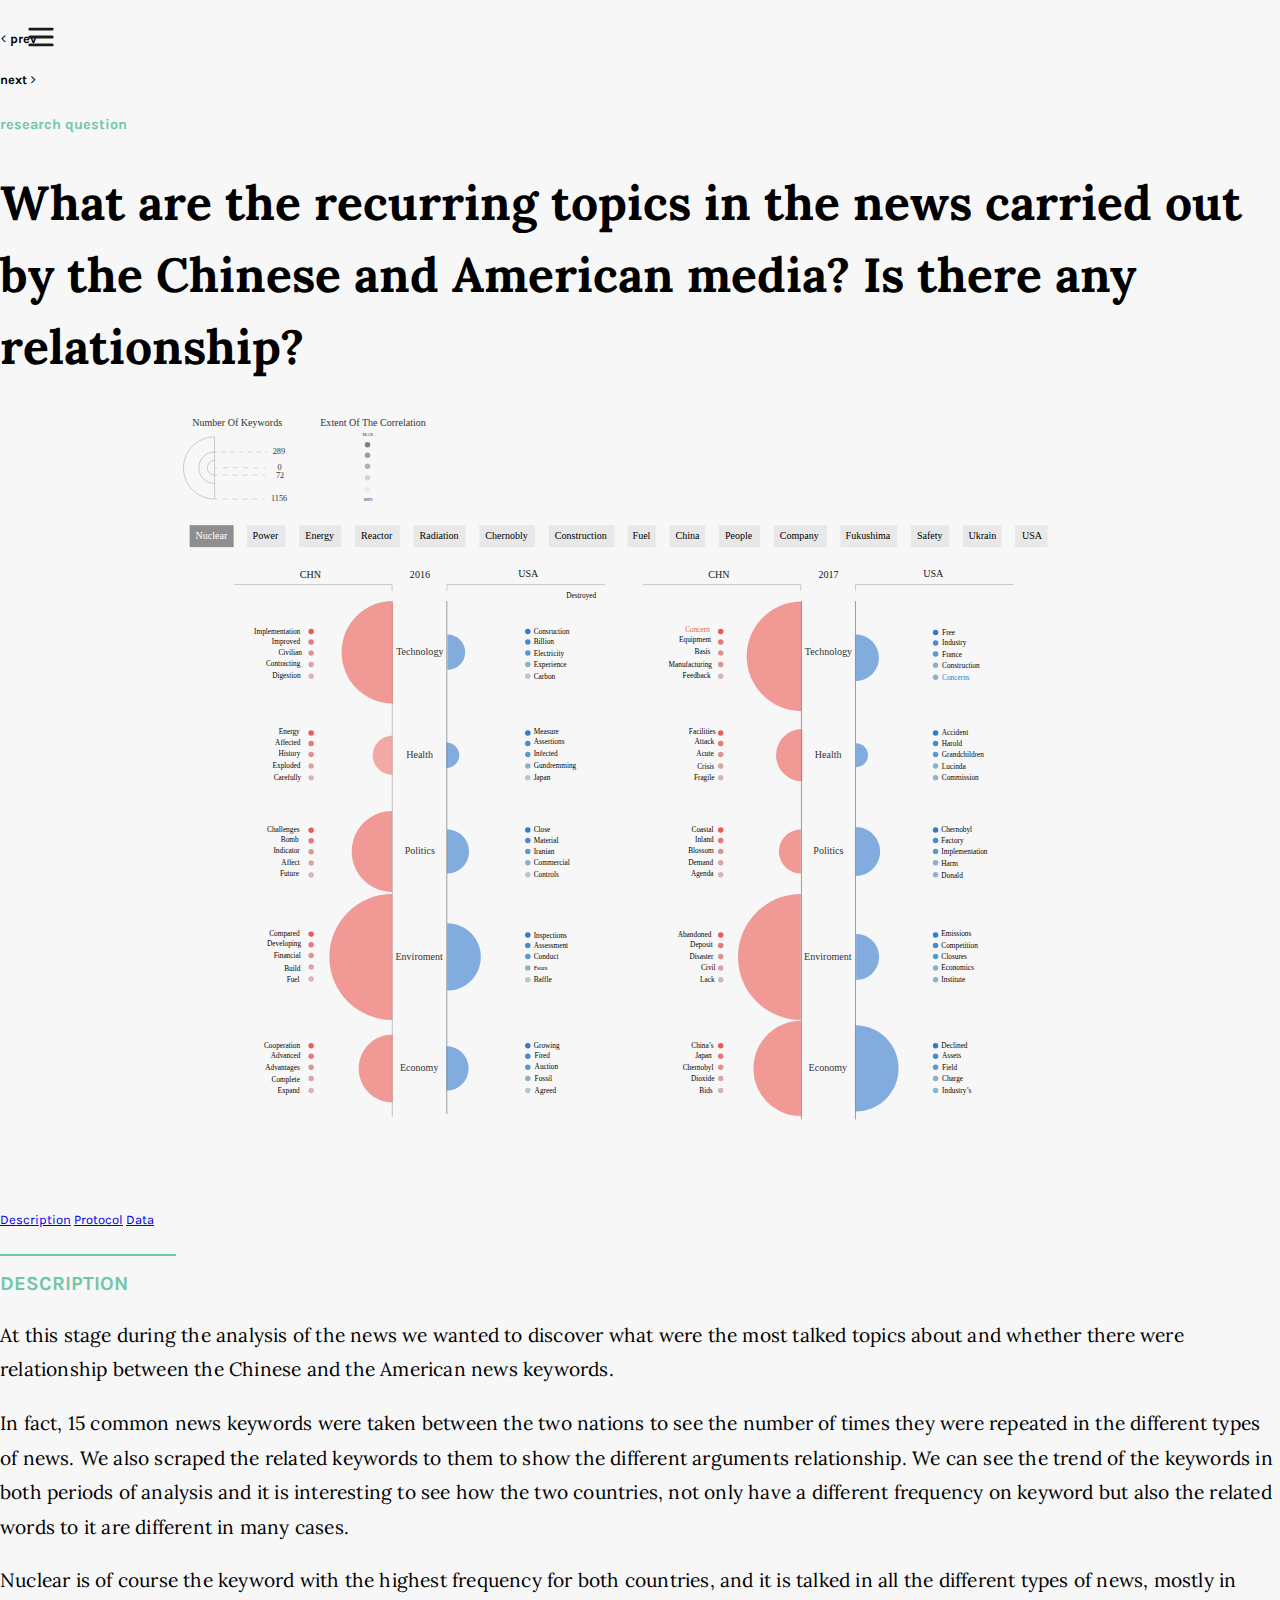
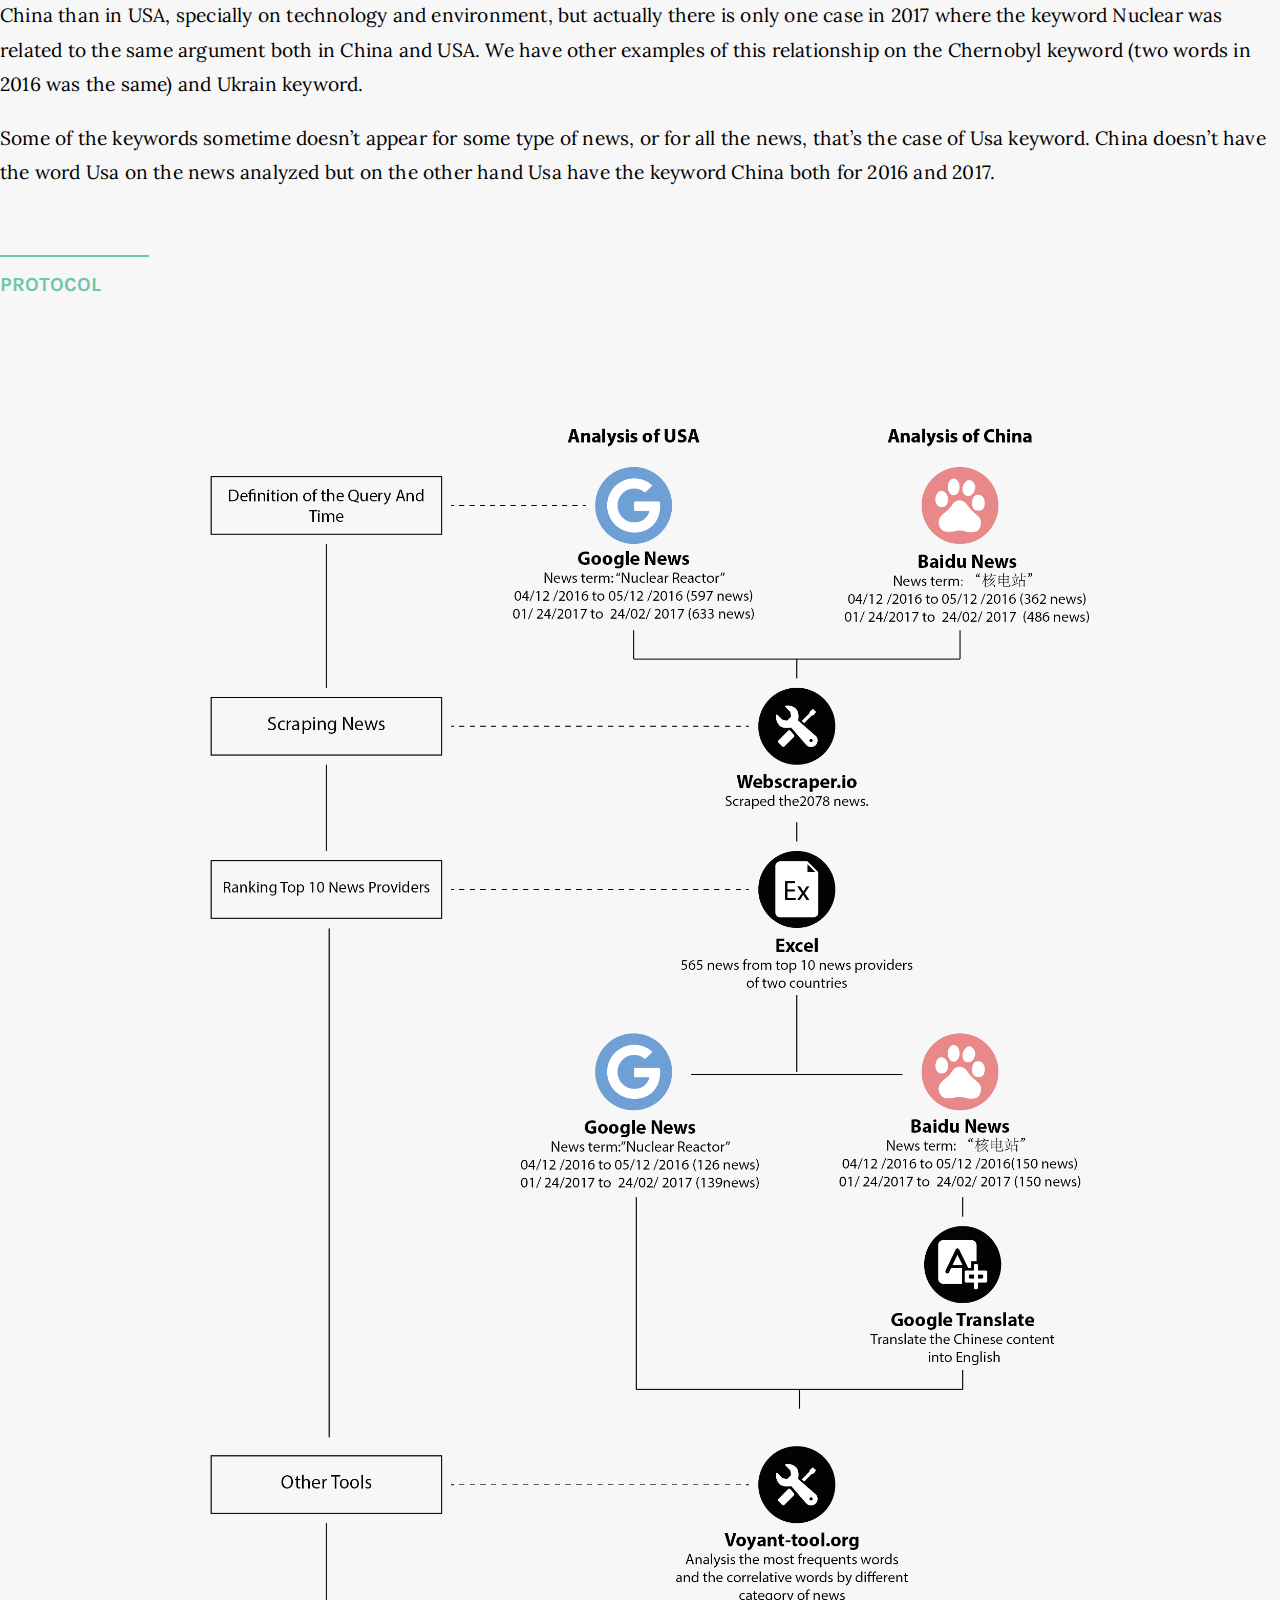
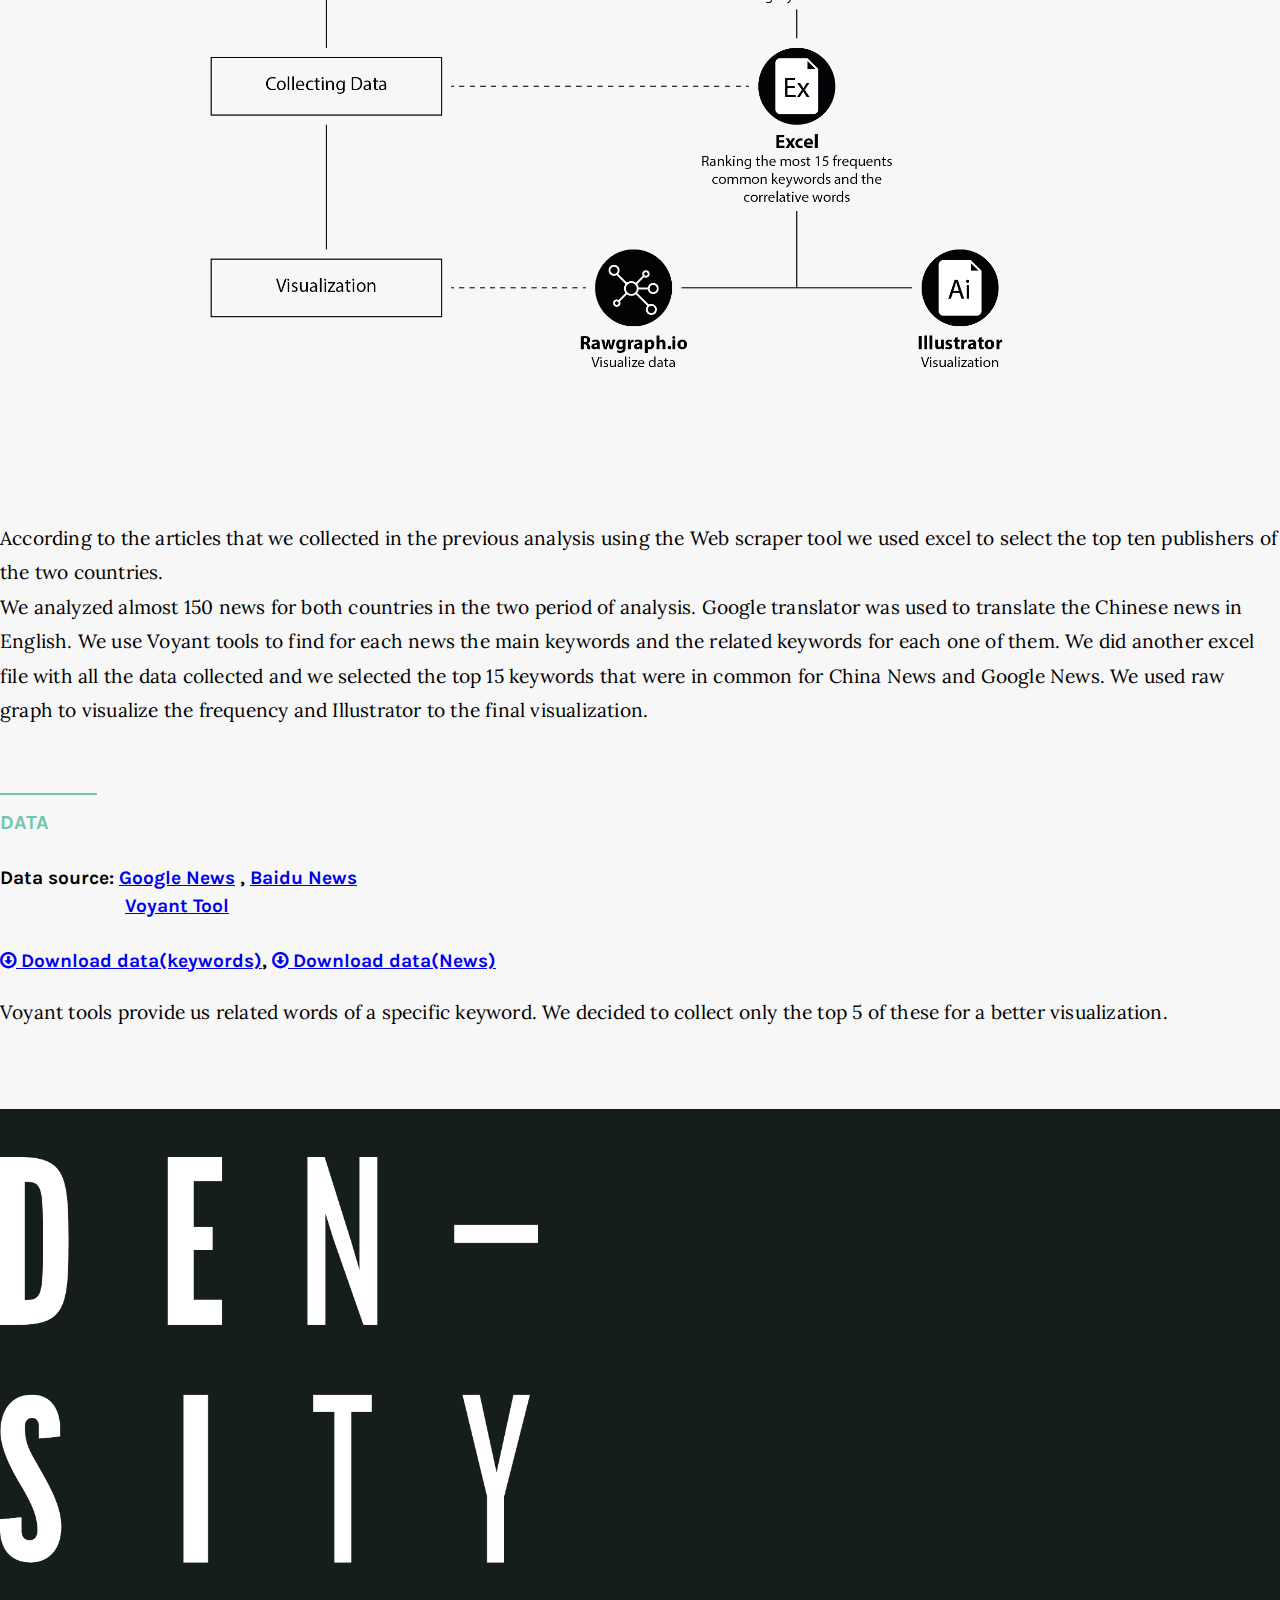
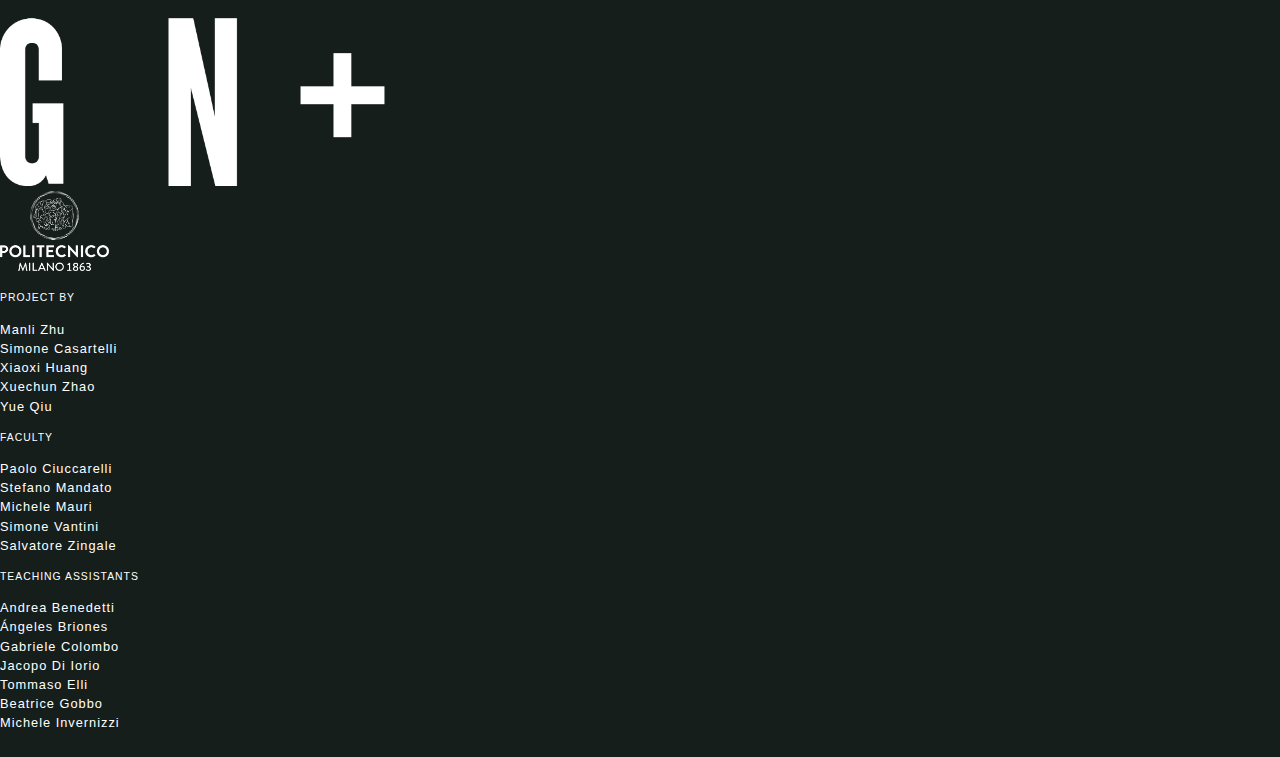
<file: pandora/question6.html>
<!DOCTYPE html>
<html lang="en">

<head>
    <!-- Required meta tags -->
    <meta charset="utf-8">
    <meta name="viewport" content="width=device-width, initial-scale=1, shrink-to-fit=no">
    <title>Research question title</title>

    <!-- Search Engine -->
    <meta name="description" content="Description of your report here. 150 characters for SEO, 200 characters for Twitter and Facebook">
    <meta name="image" content="thumbnail image of your work">
    <!-- Schema.org for Google -->
    <meta itemprop="name" content="Title of your work">
    <meta itemprop="description" content="Description of your report here">
    <meta itemprop="image" content="thumbnail image of your work">
    <!-- Twitter -->
    <meta name="twitter:card" content="summary">
    <meta name="twitter:title" content="Title of your work">
    <meta name="twitter:description" content="Description of your report here">
    <meta name="twitter:site" content="@densitydesign">
    <meta name="twitter:creator" content="your twitter handles here, if any">
    <meta name="twitter:image:src" content="thumbnail image of your work. Maximum dimension: 1024px x 512px; minimum dimension: 440px x 220px">
    <!-- Open Graph general (Facebook, Pinterest & Google+) -->
    <meta name="og:title" content="Title of your work">
    <meta name="og:description" content="Description of your report here">
    <meta name="og:image" content="thumbnail image of your work. Recommended dimension: 1200px x 630px; minimum dimension: 600px x 315px">
    <meta name="og:url" content="url to this page">
    <meta name="og:site_name" content="Title of your work">
    <meta name="og:locale" content="en_US">
    <meta name="og:type" content="website">

    <!-- Fonts -->
    <link href="https://fonts.googleapis.com/css?family=Lora:400,700|Karla:400,700" rel="stylesheet" />
    <link href="https://maxcdn.bootstrapcdn.com/font-awesome/4.7.0/css/font-awesome.min.css" rel="stylesheet" integrity="sha384-wvfXpqpZZVQGK6TAh5PVlGOfQNHSoD2xbE+QkPxCAFlNEevoEH3Sl0sibVcOQVnN" crossorigin="anonymous" />

    <!-- Bootstrap CSS -->
    <link rel="stylesheet" href="https://maxcdn.bootstrapcdn.com/bootstrap/4.0.0-beta/css/bootstrap.min.css" integrity="sha384-/Y6pD6FV/Vv2HJnA6t+vslU6fwYXjCFtcEpHbNJ0lyAFsXTsjBbfaDjzALeQsN6M" crossorigin="anonymous" />
    <!-- Template CSS -->
    <link rel="stylesheet" href="css/template-style.css" />
    <!-- Your custom CSS -->
    <link rel="stylesheet" href="css/style.css" />
</head>

<body data-spy="scroll" data-target="#sidelist" data-offset="160">
    <!-- Research question title and Menu button-->
    <header>
        <div class="container sans-font">
            <div class="row">
                <div class="col-md-10 col-lg-9 ml-auto question-box">
                    <div class="row arrows-container justify-content-end justify-content-md-between">
                        <div class="arrow-left mr-5 mr-md-0">
                            <h5>
                                <i class="fa fa-angle-left" aria-hidden="true"></i>
                                <a>prev</a>
                            </h5>
                        </div>
                        <div class="arrow-right mr-2 mr-sm-0">
                            <h5>
                                <a>next</a>
                                <i class="fa fa-angle-right" aria-hidden="true"></i>
                            </h5>
                        </div>
                    </div>
                    <h5 class="header-subtitle text-uppercase">research question</h5>
                    <h1 class="header-title serif-font"><strong>What are the recurring topics in the news carried out by the Chinese and American media? Is there any relationship?</strong></h1>
                </div>
            </div>
        </div>
        <button class="menu-btn">
            <svg xmlns="http://www.w3.org/2000/svg" class="menu-svg icon-visible" x="0px" y="0px" width="32" height="24" viewBox="0 0 32 24">
                <path d="M30 2H2M30 12H2M30 22H2"></path>
            </svg>
            <svg xmlns="http://www.w3.org/2000/svg" class="menu-svg close-icon absolute scaled" x="0px" y="0px" width="32" height="24" viewBox="0 0 32 24">
                <path d="M25.9 21.9L6.1 2.1M25.9 2.1L6.1 21.9"></path>
            </svg>
        </button>
    </header>

    <!-- Sidebar Menu - Don't change the existing URLs, just add new ones if you need more-->
    <nav class="sidebar nav-closed">
        <div class="sidebar-index sans-font">
            <div class="sidebar-home">
                <h4 class="sidebar-title">Countries behaviors on Nuclear Spread</h4>
                <a href="index.html">Introduction</a>
            </div>
            <div class="sidebar-list">
                <h5 class="text-uppercase">Research questions</h5>
                <ul>
                    <li>
                        <a href="question1.html">What are the debates involved in the nuclear power topic in China and USA?</a>
                    </li>
                    <li>
                        <a href="question2.html">Did China and USA have interest about nuclear reactors at the same specific period of time?</a>
                    </li>
                    <li>
                        <a href="question3.html">Is there a relationship between the search index for nuclear reactors and their location?</a>
                    </li>
                    <li>
                        <a href="question4.html">Who reported relevantly news about nuclear reactors in these two countries?</a>
                    </li>
                    <li>
                        <a href="question5.html">What kind of articles are used to talk about nuclear reactors?</a>
                    </li>
                    <li>
                        <a href="question6.html">What are the recurring topics in the news carried out by the Chinese and American media? Is there any relationship?</a>
                    </li>
                    <li>
                        <a href="question7.html">Which kind of images were used by Chinese and American media in these particular times? </a>
                    </li>
                    <li>
                        <a href="question8.html">Which kind of elements attract more readers?</a>
                    </li>
                    <li>
                        <a href="question9.html">What are the emotions of the comments about news in particular time?  </a>
                    </li>
                </ul>
            </div>
        </div>
    </nav>

    <!-- Page Content -->
    <main class="container-fluid">
        <div class="viz-container">
            <!-- Add your viz here -->
            <svg version="1.1" id="图层_1" xmlns="http://www.w3.org/2000/svg" xmlns:xlink="http://www.w3.org/1999/xlink" x="0px" y="0px"
	 viewBox="0 0 1400 778.9" style="enable-background:new 0 0 1400 778.9;" xml:space="preserve">
<style type="text/css">
	.st0{opacity:0.6;}
	.st1{fill:none;stroke:#969695;stroke-miterlimit:10;}
	.st2{fill:#FFFFFF;fill-opacity:0;}
	.st3{fill:#E8E8E8;}
	.st4{fill:#333333;}
	.st5{font-family:'ArialMT';}
	.st6{font-size:11px;}
	.st7{fill:#161616;}
	.st8{fill:none;stroke:#969695;stroke-width:0.5;stroke-miterlimit:10;}
	.st9{fill:#020000;}
	.st10{font-size:8px;}
	.st11{font-family:'MyriadPro-Regular';}
	.st12{fill:none;stroke:#666666;stroke-width:0.25;stroke-miterlimit:10;}
	.st13{fill:none;stroke:#666666;stroke-width:0.25;stroke-miterlimit:10;stroke-dasharray:5.4843,5.4843;}
	.st14{fill:none;stroke:#666666;stroke-width:0.25;stroke-miterlimit:10;stroke-dasharray:5.5399,5.5399;}
	.st15{fill:none;stroke:#666666;stroke-width:0.25;stroke-miterlimit:10;stroke-dasharray:4.7991,4.7991;}
	.st16{fill:none;stroke:#666666;stroke-width:0.3427;stroke-miterlimit:10;}
	.st17{fill:#666666;stroke:#666666;stroke-width:0.35;stroke-miterlimit:10;}
	.st18{font-size:9px;}
	.st19{fill:#808080;}
	.st20{fill:#9C9C9C;}
	.st21{fill:#B2B2B2;}
	.st22{fill:#D4D4D4;}
	.st23{fill:#EBEBEB;}
	.st24{font-size:5px;}
	.st25{fill:#ED5B54;}
	.st26{font-size:7px;}
	.st27{fill:#3379CC;}
	.st28{fill:#8E8E8E;}
	.st29{fill:#FFFFFF;}
	.st30{opacity:0.6;fill:#ED5B54;enable-background:new    ;}
	.st31{opacity:0.5;fill:#ED5B54;enable-background:new    ;}
	.st32{opacity:0.6;fill:#3379CC;enable-background:new    ;}
	.st33{fill:#E57A7A;}
	.st34{fill:#E09292;}
	.st35{fill:#DBA5A5;}
	.st36{fill:#D3B6B6;}
	.st37{fill:#488ACC;}
	.st38{fill:#5A99CC;}
	.st39{fill:#8BB1C6;}
	.st40{fill:#B6C7CE;}
	.st41{fill:#8BB5CC;}
	.st42{fill:#E86969;}
	.st43{fill:#E57F7F;}
	.st44{fill:#DBAFAF;}
	.st45{fill:#6EA6CC;}
	.st46{opacity:0.6;fill:#ED5B54;stroke:#DDDDDD;stroke-opacity:0;enable-background:new    ;}
</style>
<g id="keywords">
<g id="stable">
	<g class="st0">
		<line class="st1" x1="429.1" y1="206.5" x2="429.1" y2="767.5"/>
	</g>
	<rect x="207.3" y="120.5" class="st2" width="938.4" height="38.5"/>
	<rect x="786.3" y="120.5" class="st3" width="45" height="24"/>
	<line class="st1" x1="488.7" y1="203.5" x2="488.7" y2="764.5"/>
	<g>
		<text transform="matrix(1 0 0 1 433.3018 262.7975)" class="st4 st5 st6">Technology</text>
	</g>
	<g>
		<text transform="matrix(1 0 0 1 444.2589 375.3342)" class="st4 st5 st6">Health</text>
	</g>
	<g>
		<text transform="matrix(1 0 0 1 442.5902 480.6989)" class="st4 st5 st6">Politics</text>
	</g>
	<g>
		<text transform="matrix(1 0 0 1 432.5096 596.0891)" class="st4 st5 st6">Enviroment</text>
	</g>
	<g>
		<text transform="matrix(1 0 0 1 437.4422 717.9941)" class="st4 st5 st6">Economy</text>
	</g>
	<rect x="270.3" y="120.5" class="st3" width="42" height="24"/>
	<rect x="327.3" y="120.5" class="st3" width="46" height="24"/>
	<text transform="matrix(1 0 0 1 276.286 135.8255)" class="st5 st6">Power</text>
	<text transform="matrix(1 0 0 1 333.8668 135.8254)" class="st5 st6">Energy</text>
	<rect x="686.3" y="120.5" class="st3" width="31" height="24"/>
	<text transform="matrix(1 0 0 1 691.8668 135.8254)" class="st5 st6">Fuel</text>
	<rect x="732.3" y="120.5" class="st3" width="39" height="24"/>
	<text transform="matrix(1 0 0 1 738.8668 135.8254)" class="st5 st6">China</text>
	<rect x="996.3" y="120.5" class="st3" width="42" height="24"/>
	<text transform="matrix(1 0 0 1 1002.8669 135.8254)" class="st5 st6">Safety</text>
	<rect x="1053.3" y="120.5" class="st3" width="42" height="24"/>
	<text transform="matrix(1 0 0 1 1059.3074 135.8253)" class="st5 st6">Ukrain</text>
	<text transform="matrix(1 0 0 1 792.8668 135.8254)" class="st5 st6">People</text>
	<rect x="846.3" y="120.5" class="st3" width="58" height="24"/>
	<text transform="matrix(1 0 0 1 852.8668 135.8254)" class="st5 st6">Company</text>
	<rect x="1110.3" y="120.5" class="st3" width="35.4" height="24"/>
	<text transform="matrix(1 0 0 1 1117.8669 135.8254)" class="st5 st6">USA</text>
	<rect x="388.3" y="120.5" class="st3" width="49" height="24"/>
	<text transform="matrix(1 0 0 1 394.8668 135.8254)" class="st5 st6">Reactor</text>
	<rect x="452.3" y="120.5" class="st3" width="57" height="24"/>
	<text transform="matrix(1 0 0 1 458.8668 135.8254)" class="st5 st6">Radiation</text>
	<rect x="524.3" y="120.5" class="st3" width="61" height="24"/>
	<text transform="matrix(1 0 0 1 530.8668 135.8254)" class="st5 st6">Chernobly</text>
	<rect x="600.3" y="120.5" class="st3" width="72" height="24"/>
	<text transform="matrix(1 0 0 1 606.8668 135.8254)" class="st5 st6">Construction</text>
	<rect x="919.3" y="120.5" class="st3" width="62" height="24"/>
	<text transform="matrix(1 0 0 1 924.8668 135.8254)" class="st5 st6">Fukushima</text>
	<g>
		<line class="st1" x1="876.6" y1="203.5" x2="876.6" y2="770.5"/>
	</g>
	<line class="st1" x1="935.7" y1="203.5" x2="935.7" y2="770.5"/>
	<g>
		<text transform="matrix(1 0 0 1 880.3018 262.7975)" class="st4 st5 st6">Technology</text>
	</g>
	<g>
		<text transform="matrix(1 0 0 1 891.2589 375.3342)" class="st4 st5 st6">Health</text>
	</g>
	<g>
		<text transform="matrix(1 0 0 1 889.5902 480.6989)" class="st4 st5 st6">Politics</text>
	</g>
	<g>
		<text transform="matrix(1 0 0 1 879.5096 596.0891)" class="st4 st5 st6">Enviroment</text>
	</g>
	<g>
		<text transform="matrix(1 0 0 1 884.4422 717.9941)" class="st4 st5 st6">Economy</text>
	</g>
	<g>
		<text transform="matrix(1 0 0 1 448.3 178.0499)" class="st7 st5 st6">2016</text>
	</g>
	<polyline class="st8" points="428.8,192.5 428.8,185.5 255.8,185.5 	"/>
	<polyline class="st8" points="488.8,192.5 488.8,185.5 661.8,185.5 	"/>
	<g>
		<text transform="matrix(1 0 0 1 327.8 178.5499)" class="st7 st5 st6">CHN</text>
	</g>
	<g>
		<text transform="matrix(1 0 0 1 566.8 177.5499)" class="st7 st5 st6">USA</text>
	</g>
	<g>
		<text transform="matrix(1 0 0 1 895.3 178.0499)" class="st7 st5 st6">2017</text>
	</g>
	<polyline class="st8" points="875.8,192.5 875.8,185.5 702.8,185.5 	"/>
	<polyline class="st8" points="935.8,192.5 935.8,185.5 1108.8,185.5 	"/>
	<g>
		<text transform="matrix(1 0 0 1 774.8 178.5499)" class="st7 st5 st6">CHN</text>
	</g>
	<g>
		<text transform="matrix(1 0 0 1 1009.8 177.5499)" class="st7 st5 st6">USA</text>
	</g>
	<rect x="207.3" y="120.5" class="st3" width="48" height="24"/>
	<text transform="matrix(1 0 0 1 214.286 135.8255)" class="st5 st6">Nuclear</text>
	<g>
		<text transform="matrix(1 0 0 1 619.3004 199.8834)" class="st9 st5 st10">Destroyed</text>
	</g>
	<g>
		<g>
			<text transform="matrix(1 0 0 1 210.2618 12.3438)" class="st4 st11 st6">Number Of Keywords</text>
		</g>
		<g>
			<g>
				<g>
					<line class="st12" x1="235.2" y1="92.1" x2="237.7" y2="92.1"/>
					<line class="st13" x1="243.2" y1="92.1" x2="284.3" y2="92.1"/>
					<line class="st12" x1="287.1" y1="92.1" x2="289.6" y2="92.1"/>
				</g>
			</g>
			<g>
				<g>
					<line class="st12" x1="235.1" y1="65.8" x2="237.6" y2="65.8"/>
					<line class="st14" x1="243.1" y1="65.8" x2="284.7" y2="65.8"/>
					<line class="st12" x1="287.5" y1="65.8" x2="290" y2="65.8"/>
				</g>
			</g>
			<g>
				<g>
					<line class="st12" x1="235.6" y1="57.6" x2="238.1" y2="57.6"/>
					<line class="st14" x1="243.7" y1="57.6" x2="285.2" y2="57.6"/>
					<line class="st12" x1="288" y1="57.6" x2="290.5" y2="57.6"/>
				</g>
			</g>
			<g>
				<g>
					<line class="st12" x1="234.9" y1="40.5" x2="237.4" y2="40.5"/>
					<line class="st15" x1="242.2" y1="40.5" x2="287.8" y2="40.5"/>
					<line class="st12" x1="290.2" y1="40.5" x2="292.7" y2="40.5"/>
				</g>
			</g>
			<path class="st16" d="M234.7,91.9c-18.8,0-34-15.2-34-34s15.2-34,34-34"/>
			<path class="st16" d="M234.7,74.9c-9.5,0-17.2-7.7-17.2-17.2s7.7-17.2,17.2-17.2"/>
			<path class="st16" d="M234.8,65.7c-4.4,0-8-3.6-8-8s3.6-8,8-8"/>
			<path class="st17" d="M234.6,57.8c-0.1,0-0.2-0.1-0.2-0.2s0.1-0.2,0.2-0.2"/>
			<line class="st16" x1="234.6" y1="23.7" x2="234.8" y2="91.9"/>
			<g>
				<text transform="matrix(1 0 0 1 296.4609 93.743)" class="st4 st11 st18">1156</text>
			</g>
			<g>
				<text transform="matrix(1 0 0 1 303.4966 59.9717)" class="st4 st11 st18">0</text>
			</g>
			<g>
				<text transform="matrix(1 0 0 1 301.89 68.4457)" class="st4 st11 st18">72</text>
			</g>
			<g>
				<text transform="matrix(1 0 0 1 298.2949 43.039)" class="st4 st11 st18">289</text>
			</g>
		</g>
		<circle class="st19" cx="402" cy="32.5" r="3"/>
		<circle class="st20" cx="402" cy="44" r="3"/>
		<circle class="st21" cx="402" cy="56" r="3"/>
		<circle class="st22" cx="402" cy="68.5" r="3"/>
		<circle class="st23" cx="402" cy="81.5" r="3"/>
		<text transform="matrix(1 0 0 1 396.4841 23.2187)" class="st4 st11 st24">MAX</text>
		<text transform="matrix(1 0 0 1 397.7422 94.4302)" class="st4 st11 st24">MIN</text>
		<text transform="matrix(1 0 0 1 350.2501 11.8917)" class="st4 st11 st6">Extent Of The Correlation</text>
	</g>
</g>
<g id="nuclear"  class="keyword">
	<g>
		<text transform="matrix(1 0 0 1 304.9732 349.2561)" class="st9 st5 st10">Energy</text>
	</g>
	<g>
		<text transform="matrix(1 0 0 1 300.9205 361.2561)" class="st9 st5 st10">Affected</text>
	</g>
	<g>
		<text transform="matrix(1 0 0 1 304.5045 373.256)" class="st9 st5 st10">History</text>
	</g>
	<g>
		<text transform="matrix(1 0 0 1 298.0928 386.256)" class="st9 st5 st10">Exploded</text>
	</g>
	<g>
		<text transform="matrix(1 0 0 1 299.3531 399.256)" class="st9 st5 st10">Carefully</text>
	</g>
	<g>
		<text transform="matrix(1 0 0 1 292.1145 456.1214)" class="st9 st5 st10">Challenges</text>
	</g>
	<g>
		<text transform="matrix(1 0 0 1 307.0887 467.1214)" class="st9 st5 st10">Bomb</text>
	</g>
	<g>
		<text transform="matrix(1 0 0 1 299.0539 478.6214)" class="st9 st5 st10">Indicator</text>
	</g>
	<g>
		<text transform="matrix(1 0 0 1 307.7575 492.6214)" class="st9 st5 st10">Affect</text>
	</g>
	<g>
		<text transform="matrix(1 0 0 1 306.1267 504.6214)" class="st9 st5 st10">Future</text>
	</g>
	<g>
		<text transform="matrix(1 0 0 1 294.4382 570.0112)" class="st9 st5 st10">Compared</text>
	</g>
	<g>
		<text transform="matrix(1 0 0 1 292.1149 581.0112)" class="st9 st5 st10">Developing</text>
	</g>
	<g>
		<text transform="matrix(1 0 0 1 299.3034 594.0112)" class="st9 st5 st10">Financial</text>
	</g>
	<g>
		<text transform="matrix(1 0 0 1 310.9099 608.0112)" class="st9 st5 st10">Build</text>
	</g>
	<g>
		<text transform="matrix(1 0 0 1 313.5339 620.0112)" class="st9 st5 st10">Fuel</text>
	</g>
	<g>
		<text transform="matrix(1 0 0 1 288.7478 691.916)" class="st9 st5 st10">Cooperation</text>
	</g>
	<g>
		<text transform="matrix(1 0 0 1 296.111 702.916)" class="st9 st5 st10">Advanced</text>
	</g>
	<g>
		<text transform="matrix(1 0 0 1 290.154 715.916)" class="st9 st5 st10">Advantages</text>
	</g>
	<g>
		<text transform="matrix(1 0 0 1 296.9792 729.916)" class="st9 st5 st10">Complete</text>
	</g>
	<g>
		<text transform="matrix(1 0 0 1 303.4333 741.916)" class="st9 st5 st10">Expand</text>
	</g>
	<text transform="matrix(1 0 0 1 749.4665 237.7263)" class="st25 st5 st10">Concern</text>
	<g>
		<text transform="matrix(1 0 0 1 742.7185 248.7263)" class="st9 st5 st10">Equipment</text>
	</g>
	<g>
		<text transform="matrix(1 0 0 1 759.6579 261.7263)" class="st9 st5 st10">Basis</text>
	</g>
	<g>
		<text transform="matrix(1 0 0 1 731.2878 275.7263)" class="st9 st5 st10">Manufacturing</text>
	</g>
	<g>
		<text transform="matrix(1 0 0 1 746.6247 287.7263)" class="st9 st5 st10">Feedback</text>
	</g>
	<g>
		<text transform="matrix(1 0 0 1 753.4431 349.2561)" class="st9 st5 st10">Facilities</text>
	</g>
	<g>
		<text transform="matrix(1 0 0 1 759.736 360.2561)" class="st9 st5 st10">Attack</text>
	</g>
	<g>
		<text transform="matrix(1 0 0 1 761.6599 373.256)" class="st9 st5 st10">Acute</text>
	</g>
	<g>
		<text transform="matrix(1 0 0 1 762.528 387.256)" class="st9 st5 st10">Crisis</text>
	</g>
	<g>
		<text transform="matrix(1 0 0 1 758.9587 399.256)" class="st9 st5 st10">Fragile</text>
	</g>
	<g>
		<text transform="matrix(1 0 0 1 756.444 456.6212)" class="st9 st5 st10">Coastal</text>
	</g>
	<g>
		<text transform="matrix(1 0 0 1 760.2175 466.6212)" class="st9 st5 st10">Inland</text>
	</g>
	<g>
		<text transform="matrix(1 0 0 1 752.7487 478.6212)" class="st9 st5 st10">Blossom</text>
	</g>
	<g>
		<text transform="matrix(1 0 0 1 752.8884 492.6212)" class="st9 st5 st10">Demand</text>
	</g>
	<g>
		<text transform="matrix(1 0 0 1 755.6667 504.6212)" class="st9 st5 st10">Agenda</text>
	</g>
	<g>
		<text transform="matrix(1 0 0 1 741.2429 571.0112)" class="st9 st5 st10">Abandoned</text>
	</g>
	<g>
		<text transform="matrix(1 0 0 1 754.8269 582.0112)" class="st9 st5 st10">Deposit</text>
	</g>
	<g>
		<text transform="matrix(1 0 0 1 754.2106 595.0112)" class="st9 st5 st10">Disaster</text>
	</g>
	<g>
		<text transform="matrix(1 0 0 1 766.7302 607.0112)" class="st9 st5 st10">Civil</text>
	</g>
	<g>
		<text transform="matrix(1 0 0 1 765.778 620.0112)" class="st9 st5 st10">Lack</text>
	</g>
	<g>
		<text transform="matrix(1 0 0 1 756.1394 691.916)" class="st9 st5 st10">China’s</text>
	</g>
	<g>
		<text transform="matrix(1 0 0 1 760.3181 702.916)" class="st9 st5 st10">Japan</text>
	</g>
	<g>
		<text transform="matrix(1 0 0 1 746.6755 715.916)" class="st9 st5 st10">Chernobyl</text>
	</g>
	<g>
		<text transform="matrix(1 0 0 1 755.6706 727.916)" class="st9 st5 st10">Dioxide</text>
	</g>
	<g>
		<text transform="matrix(1 0 0 1 764.903 741.916)" class="st9 st5 st10">Bids</text>
	</g>
	<g>
		<text transform="matrix(1 0 0 1 583.7419 239.2193)" class="st9 st5 st10">Consruction</text>
	</g>
	<g>
		<text transform="matrix(1 0 0 1 583.7419 250.2193)" class="st9 st5 st10">Billion</text>
	</g>
	<g>
		<text transform="matrix(1 0 0 1 583.7419 263.2194)" class="st9 st5 st10">Electricity</text>
	</g>
	<g>
		<text transform="matrix(1 0 0 1 583.7409 275.2194)" class="st9 st5 st10">Experience</text>
	</g>
	<g>
		<text transform="matrix(1 0 0 1 583.7419 288.2194)" class="st9 st5 st10">Carbon</text>
	</g>
	<g>
		<text transform="matrix(1 0 0 1 583.7419 349.3835)" class="st9 st5 st10">Measure</text>
	</g>
	<g>
		<text transform="matrix(1 0 0 1 583.7419 360.3835)" class="st9 st5 st10">Assertions</text>
	</g>
	<g>
		<text transform="matrix(1 0 0 1 583.7419 373.3835)" class="st9 st5 st10">Infected</text>
	</g>
	<g>
		<text transform="matrix(1 0 0 1 583.7409 386.3835)" class="st9 st5 st10">Gundremming</text>
	</g>
	<g>
		<text transform="matrix(1 0 0 1 583.7419 399.3835)" class="st9 st5 st10">Japan</text>
	</g>
	<g>
		<text transform="matrix(1 0 0 1 583.7409 456.1212)" class="st9 st5 st10">Close</text>
	</g>
	<g>
		<text transform="matrix(1 0 0 1 583.7409 468.1212)" class="st9 st5 st10">Material</text>
	</g>
	<g>
		<text transform="matrix(1 0 0 1 583.7409 480.1212)" class="st9 st5 st10">Iranian</text>
	</g>
	<g>
		<text transform="matrix(1 0 0 1 583.7419 492.1212)" class="st9 st5 st10">Commercial</text>
	</g>
	<g>
		<text transform="matrix(1 0 0 1 583.7409 505.1212)" class="st9 st5 st10">Controls</text>
	</g>
	<g>
		<text transform="matrix(1 0 0 1 583.7419 571.5112)" class="st9 st5 st10">Inspections</text>
	</g>
	<g>
		<text transform="matrix(1 0 0 1 583.7419 582.5112)" class="st9 st5 st10">Assessment</text>
	</g>
	<g>
		<text transform="matrix(1 0 0 1 583.7419 594.5112)" class="st9 st5 st10">Conduct</text>
	</g>
	<g>
		<text transform="matrix(1 0 0 1 583.7409 607.5112)" class="st5 st26">Fears</text>
	</g>
	<g>
		<text transform="matrix(1 0 0 1 583.7419 620.5112)" class="st9 st5 st10">Baffle</text>
	</g>
	<g>
		<text transform="matrix(1 0 0 1 583.7419 692.416)" class="st9 st5 st10">Growing</text>
	</g>
	<g>
		<text transform="matrix(1 0 0 1 584.7419 703.416)" class="st9 st5 st10">Fired</text>
	</g>
	<g>
		<text transform="matrix(1 0 0 1 584.7419 715.416)" class="st9 st5 st10">Auction</text>
	</g>
	<g>
		<text transform="matrix(1 0 0 1 584.7409 728.416)" class="st9 st5 st10">Fossil</text>
	</g>
	<g>
		<text transform="matrix(1 0 0 1 584.7419 741.416)" class="st9 st5 st10">Agreed</text>
	</g>
	<g>
		<text transform="matrix(1 0 0 1 1030.4138 240.3175)" class="st9 st5 st10">Free</text>
	</g>
	<g>
		<text transform="matrix(1 0 0 1 1030.4138 251.3175)" class="st9 st5 st10">Industry</text>
	</g>
	<g>
		<text transform="matrix(1 0 0 1 1030.4138 264.3175)" class="st9 st5 st10">France</text>
	</g>
	<g>
		<text transform="matrix(1 0 0 1 1030.4128 276.3175)" class="st9 st5 st10">Construction</text>
	</g>
	<text transform="matrix(1 0 0 1 1030.4138 289.3175)" class="st27 st5 st10">Concerns</text>
	<g>
		<text transform="matrix(1 0 0 1 1030.1384 349.7561)" class="st9 st5 st10">Accident</text>
	</g>
	<g>
		<text transform="matrix(1 0 0 1 1030.1384 361.7561)" class="st9 st5 st10">Harold</text>
	</g>
	<g>
		<text transform="matrix(1 0 0 1 1030.1384 373.756)" class="st9 st5 st10">Grandchildren</text>
	</g>
	<g>
		<text transform="matrix(1 0 0 1 1030.1375 386.756)" class="st9 st5 st10">Lucinda</text>
	</g>
	<g>
		<text transform="matrix(1 0 0 1 1030.1384 399.756)" class="st9 st5 st10">Commission</text>
	</g>
	<g>
		<text transform="matrix(1 0 0 1 1029.5867 456.1212)" class="st9 st5 st10">Chernobyl</text>
	</g>
	<g>
		<text transform="matrix(1 0 0 1 1029.5867 468.1212)" class="st9 st5 st10">Factory</text>
	</g>
	<g>
		<text transform="matrix(1 0 0 1 1029.5867 480.1212)" class="st9 st5 st10">Implementation</text>
	</g>
	<g>
		<text transform="matrix(1 0 0 1 1029.5876 493.1212)" class="st9 st5 st10">Harm</text>
	</g>
	<g>
		<text transform="matrix(1 0 0 1 1029.5867 506.1212)" class="st9 st5 st10">Donald</text>
	</g>
	<g>
		<text transform="matrix(1 0 0 1 1029.6228 569.5112)" class="st9 st5 st10">Emissions</text>
	</g>
	<g>
		<text transform="matrix(1 0 0 1 1029.6228 582.5112)" class="st9 st5 st10">Competition</text>
	</g>
	<g>
		<text transform="matrix(1 0 0 1 1029.6228 594.5112)" class="st9 st5 st10">Closures</text>
	</g>
	<g>
		<text transform="matrix(1 0 0 1 1029.6218 607.5112)" class="st9 st5 st10">Economics</text>
	</g>
	<g>
		<text transform="matrix(1 0 0 1 1029.6228 620.5112)" class="st9 st5 st10">Institute</text>
	</g>
	<g>
		<text transform="matrix(1 0 0 1 1029.4412 692.416)" class="st9 st5 st10">Declined</text>
	</g>
	<g>
		<text transform="matrix(1 0 0 1 1030.4412 703.416)" class="st9 st5 st10">Assets</text>
	</g>
	<g>
		<text transform="matrix(1 0 0 1 1030.4412 716.416)" class="st9 st5 st10">Field</text>
	</g>
	<g>
		<text transform="matrix(1 0 0 1 1030.4402 728.416)" class="st9 st5 st10">Charge</text>
	</g>
	<g>
		<text transform="matrix(1 0 0 1 1030.4412 741.416)" class="st9 st5 st10">Industry’s</text>
	</g>
	<rect x="207.5" y="120.5" class="st28" width="48" height="24"/>
	<text transform="matrix(1 0 0 1 213.9338 135.8252)" class="st29 st5 st6">Nuclear</text>
	<path class="st30" d="M876,501.4c-13.3,0-24-10.7-24-24s10.7-24,24-24"/>
	<path class="st30" d="M429.4,751.8c-20.5,0-37.1-16.6-37.1-37.1s16.6-37.1,37.1-37.1"/>
	<path class="st31" d="M429.1,393.5c-11.8,0-21.4-9.6-21.4-21.4s9.6-21.4,21.4-21.4"/>
	<path class="st30" d="M428.9,521.6c-24.4,0-44.2-19.8-44.2-44.2c0-24.4,19.8-44.2,44.2-44.2"/>
	<path class="st30" d="M429.7,315.6c-31,0-56.1-25.1-56.1-56.1s25.1-56.1,56.1-56.1"/>
	<path class="st30" d="M876.2,766.8c-28.8,0-52.1-23.3-52.1-52.1s23.3-52.1,52.1-52.1"/>
	<path class="st30" d="M876,661.6c-38,0-68.8-30.8-68.8-68.8S838,524,876,524"/>
	<path class="st30" d="M429,661.6c-38,0-68.8-30.8-68.8-68.8S391,524,429,524"/>
	<path class="st30" d="M877.5,400.7c-15.8,0-28.6-12.8-28.6-28.6s12.8-28.6,28.6-28.6"/>
	<path class="st30" d="M876.7,323.9c-33.1,0-60-26.9-60-60s26.9-60,60-60"/>
	<path class="st32" d="M488.3,690.5c13.4,0,24.2,10.8,24.2,24.2s-10.8,24.2-24.2,24.2"/>
	<path class="st32" d="M489.1,556c20.3,0,36.8,16.5,36.8,36.8s-16.5,36.8-36.8,36.8"/>
	<path class="st32" d="M488.3,358.1c7.7,0,14,6.3,14,14c0,7.7-6.3,14-14,14"/>
	<path class="st32" d="M489,453.4c13.3,0,24,10.7,24,24s-10.7,24-24,24"/>
	<path class="st32" d="M489.4,240.1c10.7,0,19.4,8.7,19.4,19.4c0,10.7-8.7,19.4-19.4,19.4"/>
	<path class="st32" d="M935.7,667.6c26,0,47.1,21.1,47.1,47.1s-21.1,47.1-47.1,47.1"/>
	<path class="st32" d="M936.4,567.7c13.9,0,25.1,11.2,25.1,25.1c0,13.9-11.2,25.1-25.1,25.1"/>
	<path class="st32" d="M936.3,359c7.2,0,13.1,5.9,13.1,13.1s-5.9,13.1-13.1,13.1"/>
	<path class="st32" d="M935.9,450.7c14.7,0,26.7,12,26.7,26.7s-12,26.7-26.7,26.7"/>
	<path class="st32" d="M935.8,240c14.1,0,25.5,11.4,25.5,25.5c0,14.1-11.4,25.5-25.5,25.5"/>
	<g>
		<text transform="matrix(1 0 0 1 277.863 239.0421)" class="st9 st5 st10">Implementation</text>
	</g>
	<g>
		<text transform="matrix(1 0 0 1 297.2731 250.542)" class="st9 st5 st10">Improved</text>
	</g>
	<g>
		<text transform="matrix(1 0 0 1 304.5046 262.542)" class="st9 st5 st10">Civilian</text>
	</g>
	<g>
		<text transform="matrix(1 0 0 1 290.8903 275.042)" class="st9 st5 st10">Contracting</text>
	</g>
	<g>
		<text transform="matrix(1 0 0 1 297.694 288.0421)" class="st9 st5 st10">Digestion</text>
	</g>
	<circle class="st25" cx="340.3" cy="236.8" r="3"/>
	<circle class="st33" cx="340.3" cy="248.3" r="3"/>
	<circle class="st34" cx="340.3" cy="260.3" r="3"/>
	<circle class="st35" cx="340.3" cy="272.8" r="3"/>
	<circle class="st36" cx="340.3" cy="285.8" r="3"/>
	<circle class="st25" cx="340.3" cy="347.9" r="3"/>
	<circle class="st33" cx="340.3" cy="359.4" r="3"/>
	<circle class="st34" cx="340.3" cy="371.4" r="3"/>
	<circle class="st35" cx="340.3" cy="383.9" r="3"/>
	<circle class="st36" cx="340.3" cy="396.9" r="3"/>
	<circle class="st25" cx="340.3" cy="454.1" r="3"/>
	<circle class="st33" cx="340.3" cy="465.6" r="3"/>
	<circle class="st34" cx="340.3" cy="477.6" r="3"/>
	<circle class="st35" cx="340.3" cy="490.1" r="3"/>
	<circle class="st36" cx="340.3" cy="503.1" r="3"/>
	<circle class="st25" cx="788.3" cy="236.8" r="3"/>
	<circle class="st33" cx="788.3" cy="248.3" r="3"/>
	<circle class="st34" cx="788.3" cy="260.3" r="3"/>
	<circle class="st34" cx="788.3" cy="272.8" r="3"/>
	<circle class="st36" cx="788.3" cy="285.8" r="3"/>
	<circle class="st25" cx="788.3" cy="347.8" r="3"/>
	<circle class="st33" cx="788.3" cy="359.3" r="3"/>
	<circle class="st34" cx="788.3" cy="371.3" r="3"/>
	<circle class="st35" cx="788.3" cy="383.8" r="3"/>
	<circle class="st36" cx="788.3" cy="396.8" r="3"/>
	<circle class="st25" cx="788.3" cy="453.8" r="3"/>
	<circle class="st33" cx="788.3" cy="465.3" r="3"/>
	<circle class="st34" cx="788.3" cy="477.3" r="3"/>
	<circle class="st35" cx="788.3" cy="489.8" r="3"/>
	<circle class="st36" cx="788.3" cy="502.8" r="3"/>
	<circle class="st25" cx="788.3" cy="568.8" r="3"/>
	<circle class="st33" cx="788.3" cy="580.3" r="3"/>
	<circle class="st34" cx="788.3" cy="592.3" r="3"/>
	<circle class="st35" cx="788.3" cy="604.8" r="3"/>
	<circle class="st36" cx="788.3" cy="617.8" r="3"/>
	<circle class="st25" cx="788.3" cy="689.8" r="3"/>
	<circle class="st33" cx="788.3" cy="701.3" r="3"/>
	<circle class="st34" cx="788.3" cy="713.3" r="3"/>
	<circle class="st35" cx="788.3" cy="725.8" r="3"/>
	<circle class="st36" cx="788.3" cy="738.8" r="3"/>
	<circle class="st27" cx="577.3" cy="236.8" r="3"/>
	<circle class="st37" cx="577.3" cy="248.3" r="3"/>
	<circle class="st38" cx="577.3" cy="260.3" r="3"/>
	<circle class="st39" cx="577.3" cy="272.8" r="3"/>
	<circle class="st40" cx="577.3" cy="285.8" r="3"/>
	<circle class="st27" cx="1023.3" cy="237.8" r="3"/>
	<circle class="st37" cx="1023.3" cy="249.3" r="3"/>
	<circle class="st38" cx="1023.3" cy="261.3" r="3"/>
	<circle class="st39" cx="1023.3" cy="273.8" r="3"/>
	<circle class="st41" cx="1023.3" cy="286.8" r="3"/>
	<circle class="st27" cx="1023.3" cy="347.8" r="3"/>
	<circle class="st37" cx="1023.3" cy="359.3" r="3"/>
	<circle class="st38" cx="1023.3" cy="371.3" r="3"/>
	<circle class="st39" cx="1023.3" cy="383.8" r="3"/>
	<circle class="st41" cx="1023.3" cy="396.8" r="3"/>
	<circle class="st27" cx="1023.3" cy="453.8" r="3"/>
	<circle class="st37" cx="1023.3" cy="465.3" r="3"/>
	<circle class="st38" cx="1023.3" cy="477.3" r="3"/>
	<circle class="st39" cx="1023.3" cy="489.8" r="3"/>
	<circle class="st41" cx="1023.3" cy="502.8" r="3"/>
	<circle class="st27" cx="1023.3" cy="568.8" r="3"/>
	<circle class="st37" cx="1023.3" cy="580.3" r="3"/>
	<circle class="st38" cx="1023.3" cy="592.3" r="3"/>
	<circle class="st39" cx="1023.3" cy="604.8" r="3"/>
	<circle class="st41" cx="1023.3" cy="617.8" r="3"/>
	<circle class="st27" cx="1023.3" cy="689.8" r="3"/>
	<circle class="st37" cx="1023.3" cy="701.3" r="3"/>
	<circle class="st38" cx="1023.3" cy="713.3" r="3"/>
	<circle class="st39" cx="1023.3" cy="725.8" r="3"/>
	<circle class="st41" cx="1023.3" cy="738.8" r="3"/>
	<circle class="st27" cx="577.3" cy="347.8" r="3"/>
	<circle class="st37" cx="577.3" cy="359.3" r="3"/>
	<circle class="st38" cx="577.3" cy="371.3" r="3"/>
	<circle class="st39" cx="577.3" cy="383.8" r="3"/>
	<circle class="st40" cx="577.3" cy="396.8" r="3"/>
	<circle class="st27" cx="577.3" cy="453.8" r="3"/>
	<circle class="st37" cx="577.3" cy="465.3" r="3"/>
	<circle class="st38" cx="577.3" cy="477.3" r="3"/>
	<circle class="st39" cx="577.3" cy="489.8" r="3"/>
	<circle class="st40" cx="577.3" cy="502.8" r="3"/>
	<circle class="st27" cx="577.3" cy="568.8" r="3"/>
	<circle class="st37" cx="577.3" cy="580.3" r="3"/>
	<circle class="st38" cx="577.3" cy="592.3" r="3"/>
	<circle class="st39" cx="577.3" cy="604.8" r="3"/>
	<circle class="st40" cx="577.3" cy="617.8" r="3"/>
	<circle class="st27" cx="577.3" cy="689.8" r="3"/>
	<circle class="st37" cx="577.3" cy="701.3" r="3"/>
	<circle class="st38" cx="577.3" cy="713.3" r="3"/>
	<circle class="st39" cx="577.3" cy="725.8" r="3"/>
	<circle class="st40" cx="577.3" cy="738.8" r="3"/>
	<circle class="st25" cx="340.3" cy="567.8" r="3"/>
	<circle class="st33" cx="340.3" cy="579.3" r="3"/>
	<circle class="st34" cx="340.3" cy="591.3" r="3"/>
	<circle class="st35" cx="340.3" cy="603.8" r="3"/>
	<circle class="st36" cx="340.3" cy="616.8" r="3"/>
	<circle class="st25" cx="340.3" cy="689.8" r="3"/>
	<circle class="st33" cx="340.3" cy="701.3" r="3"/>
	<circle class="st34" cx="340.3" cy="713.3" r="3"/>
	<circle class="st35" cx="340.3" cy="725.8" r="3"/>
	<circle class="st36" cx="340.3" cy="738.8" r="3"/>
</g>
<g id="reactor" class="keyword2">
	<path class="st30" d="M877.1,728.2c-8.1,0-14.7-6.6-14.7-14.7s6.6-14.7,14.7-14.7"/>
	<path class="st30" d="M430.4,728.1c-8.3,0-15-6.7-15-15s6.7-15,15-15"/>
	<path class="st30" d="M429.7,616.7c-11.9,0-21.6-9.7-21.6-21.6c0-11.9,9.7-21.6,21.6-21.6"/>
	<path class="st30" d="M429.1,489c-7.1,0-12.8-5.7-12.8-12.8s5.7-12.8,12.8-12.8"/>
	<path class="st30" d="M429.5,290.2c-14.9,0-26.9-12-26.9-26.9s12-26.9,26.9-26.9"/>
	<path class="st30" d="M876.1,624.2c-16.3,0-29.6-13.3-29.6-29.6c0-16.3,13.3-29.6,29.6-29.6"/>
	<path class="st30" d="M876.4,383.8c-5.1,0-9.3-4.2-9.3-9.3s4.2-9.3,9.3-9.3"/>
	<path class="st30" d="M876.9,289.9c-14.9,0-26.9-12-26.9-26.9c0-14.9,12-26.9,26.9-26.9"/>
	<path class="st32" d="M488.7,700c6.7,0,12.1,5.4,12.1,12.1s-5.4,12.1-12.1,12.1"/>
	<path class="st32" d="M488.1,574.3c11.6,0,21,9.4,21,21c0,11.6-9.4,21-21,21"/>
	<path class="st32" d="M488.1,462.6c7.3,0,13.3,6,13.3,13.3s-6,13.3-13.3,13.3"/>
	<path class="st32" d="M488.9,243.7c10.7,0,19.3,8.6,19.3,19.3c0,10.7-8.6,19.3-19.3,19.3"/>
	<path class="st32" d="M936.7,689.1c12.8,0,23.1,10.3,23.1,23.1s-10.3,23.1-23.1,23.1"/>
	<path class="st32" d="M936.4,581c7.3,0,13.3,6,13.3,13.3s-6,13.3-13.3,13.3"/>
	<path class="st32" d="M935.7,364.7c5.8,0,10.5,4.7,10.5,10.5s-4.7,10.5-10.5,10.5"/>
	<path class="st32" d="M936.1,465.9c6,0,10.9,4.9,10.9,10.9s-4.9,10.9-10.9,10.9"/>
	<path class="st32" d="M935.5,247c8.9,0,16.1,7.2,16.1,16.1c0,8.9-7.2,16.1-16.1,16.1"/>
	<rect x="388.3" y="120.5" class="st28" width="49" height="24"/>
	<g>
		<text transform="matrix(1 0 0 1 395.3 136.2164)" class="st29 st5 st6">Reactor</text>
	</g>
	<g>
		<text transform="matrix(1 0 0 1 301.8044 238.3834)" class="st9 st5 st10">Mastered</text>
	</g>
	<g>
		<text transform="matrix(1 0 0 1 300.3005 249.3834)" class="st9 st5 st10">Complete</text>
	</g>
	<g>
		<text transform="matrix(1 0 0 1 288.4118 262.3835)" class="st9 st5 st10">Conventional</text>
	</g>
	<g>
		<text transform="matrix(1 0 0 1 299.4519 276.3835)" class="st9 st5 st10">Expanded</text>
	</g>
	<g>
		<text transform="matrix(1 0 0 1 310.8522 288.3835)" class="st9 st5 st10">Laying</text>
	</g>
	<g>
		<text transform="matrix(1 0 0 1 743.8376 238.3834)" class="st9 st5 st10">Installation</text>
	</g>
	<g>
		<text transform="matrix(1 0 0 1 747.4069 250.3834)" class="st9 st5 st10">Assembly</text>
	</g>
	<g>
		<text transform="matrix(1 0 0 1 754.1687 262.3835)" class="st9 st5 st10">Caused</text>
	</g>
	<g>
		<text transform="matrix(1 0 0 1 744.1306 275.3835)" class="st9 st5 st10">Equipment</text>
	</g>
	<g>
		<text transform="matrix(1 0 0 1 744.4665 287.3835)" class="st9 st5 st10">Delegation</text>
	</g>
	<g>
		<text transform="matrix(1 0 0 1 750.7458 349.3835)" class="st9 st5 st10">Pressure</text>
	</g>
	<g>
		<text transform="matrix(1 0 0 1 737.1101 360.3835)" class="st9 st5 st10">Northeastern</text>
	</g>
	<g>
		<text transform="matrix(1 0 0 1 748.4147 373.3835)" class="st9 st5 st10">Radiation</text>
	</g>
	<g>
		<text transform="matrix(1 0 0 1 756.2819 386.3835)" class="st9 st5 st10">Melted</text>
	</g>
	<g>
		<text transform="matrix(1 0 0 1 755.0993 399.3835)" class="st9 st5 st10">Control</text>
	</g>
	<g>
		<text transform="matrix(1 0 0 1 750.7458 570.3834)" class="st9 st5 st10">Pressure</text>
	</g>
	<g>
		<text transform="matrix(1 0 0 1 737.1101 582.3834)" class="st9 st5 st10">Northeastern</text>
	</g>
	<g>
		<text transform="matrix(1 0 0 1 748.4147 594.3834)" class="st9 st5 st10">Radiation</text>
	</g>
	<g>
		<text transform="matrix(1 0 0 1 756.2819 607.3834)" class="st9 st5 st10">Melted</text>
	</g>
	<g>
		<text transform="matrix(1 0 0 1 755.0993 619.3834)" class="st9 st5 st10">Control</text>
	</g>
	<g>
		<text transform="matrix(1 0 0 1 753.5524 692.3834)" class="st9 st5 st10">Finance</text>
	</g>
	<g>
		<text transform="matrix(1 0 0 1 751.5231 703.3834)" class="st9 st5 st10">Damage</text>
	</g>
	<g>
		<text transform="matrix(1 0 0 1 749.1013 715.3834)" class="st9 st5 st10">Bankrupt</text>
	</g>
	<g>
		<text transform="matrix(1 0 0 1 754.6237 727.3834)" class="st9 st5 st10">Foreign</text>
	</g>
	<g>
		<text transform="matrix(1 0 0 1 748.2253 741.3834)" class="st9 st5 st10">Exceeded</text>
	</g>
	<g>
		<text transform="matrix(1 0 0 1 314.0329 455.3835)" class="st9 st5 st10">Broke</text>
	</g>
	<g>
		<text transform="matrix(1 0 0 1 314.1735 467.3835)" class="st9 st5 st10">Clean</text>
	</g>
	<g>
		<text transform="matrix(1 0 0 1 305.2907 478.3835)" class="st9 st5 st10">Demand</text>
	</g>
	<g>
		<text transform="matrix(1 0 0 1 317.9597 492.3835)" class="st9 st5 st10">Coal</text>
	</g>
	<g>
		<text transform="matrix(1 0 0 1 306.4665 504.3835)" class="st9 st5 st10">Forward</text>
	</g>
	<g>
		<text transform="matrix(1 0 0 1 305.0329 570.3834)" class="st9 st5 st10">Burning</text>
	</g>
	<g>
		<text transform="matrix(1 0 0 1 300.9948 582.3834)" class="st9 st5 st10">Nagasaki</text>
	</g>
	<g>
		<text transform="matrix(1 0 0 1 303.8151 593.3834)" class="st9 st5 st10">Children</text>
	</g>
	<g>
		<text transform="matrix(1 0 0 1 289.7731 606.3834)" class="st9 st5 st10">Contaminate</text>
	</g>
	<g>
		<text transform="matrix(1 0 0 1 315.0212 619.3834)" class="st9 st5 st10">Loss</text>
	</g>
	<g>
		<text transform="matrix(1 0 0 1 295.8688 691.5421)" class="st9 st5 st10">Investment</text>
	</g>
	<g>
		<text transform="matrix(1 0 0 1 313.8298 703.5421)" class="st9 st5 st10">Hope</text>
	</g>
	<g>
		<text transform="matrix(1 0 0 1 300.2712 714.5421)" class="st9 st5 st10">Chairman</text>
	</g>
	<g>
		<text transform="matrix(1 0 0 1 316.0349 727.5421)" class="st9 st5 st10">Arak</text>
	</g>
	<g>
		<text transform="matrix(1 0 0 1 309.0212 740.5421)" class="st9 st5 st10">Fission</text>
	</g>
	<g>
		<text transform="matrix(1 0 0 1 584.1384 239.3834)" class="st9 st5 st10">Consruction</text>
	</g>
	<g>
		<text transform="matrix(1 0 0 1 584.1384 250.3834)" class="st9 st5 st10">Billion</text>
	</g>
	<g>
		<text transform="matrix(1 0 0 1 584.1384 263.3835)" class="st9 st5 st10">Electricity</text>
	</g>
	<g>
		<text transform="matrix(1 0 0 1 584.1374 275.3835)" class="st9 st5 st10">Experience</text>
	</g>
	<g>
		<text transform="matrix(1 0 0 1 584.1384 288.3835)" class="st9 st5 st10">Carbon</text>
	</g>
	<g>
		<text transform="matrix(1 0 0 1 1031.1384 237.3834)" class="st9 st5 st10">Budget</text>
	</g>
	<g>
		<text transform="matrix(1 0 0 1 1031.1384 249.3834)" class="st9 st5 st10">Fuel</text>
	</g>
	<g>
		<text transform="matrix(1 0 0 1 1031.1384 262.3835)" class="st9 st5 st10">Impact</text>
	</g>
	<g>
		<text transform="matrix(1 0 0 1 1031.1375 274.3835)" class="st9 st5 st10">Decided</text>
	</g>
	<g>
		<text transform="matrix(1 0 0 1 1031.1384 287.3835)" class="st9 st5 st10">Massachusetts</text>
	</g>
	<g>
		<text transform="matrix(1 0 0 1 1031.1384 350.3835)" class="st9 st5 st10">Highest</text>
	</g>
	<g>
		<text transform="matrix(1 0 0 1 1031.1384 361.3835)" class="st9 st5 st10">Containment</text>
	</g>
	<g>
		<text transform="matrix(1 0 0 1 1031.1384 374.3835)" class="st9 st5 st10">Detected</text>
	</g>
	<g>
		<text transform="matrix(1 0 0 1 1031.1375 386.3835)" class="st9 st5 st10">Levels</text>
	</g>
	<g>
		<text transform="matrix(1 0 0 1 1031.1384 399.3835)" class="st9 st5 st10">Core</text>
	</g>
	<g>
		<text transform="matrix(1 0 0 1 1031.1384 456.3835)" class="st9 st5 st10">Agrees</text>
	</g>
	<g>
		<text transform="matrix(1 0 0 1 1031.1384 467.3835)" class="st9 st5 st10">Argued</text>
	</g>
	<g>
		<text transform="matrix(1 0 0 1 1031.1384 480.3835)" class="st9 st5 st10">Obtain</text>
	</g>
	<g>
		<text transform="matrix(1 0 0 1 1031.1375 492.3835)" class="st9 st5 st10">Economy</text>
	</g>
	<g>
		<text transform="matrix(1 0 0 1 1031.1384 505.3835)" class="st9 st5 st10">Advanced</text>
	</g>
	<g>
		<text transform="matrix(1 0 0 1 1031.1384 570.3834)" class="st9 st5 st10">Meltdown</text>
	</g>
	<g>
		<text transform="matrix(1 0 0 1 1031.1384 581.3834)" class="st9 st5 st10">Burn</text>
	</g>
	<g>
		<text transform="matrix(1 0 0 1 1031.1384 595.3834)" class="st9 st5 st10">Pakistan</text>
	</g>
	<g>
		<text transform="matrix(1 0 0 1 1031.1375 608.3834)" class="st9 st5 st10">Geochemist</text>
	</g>
	<g>
		<text transform="matrix(1 0 0 1 1031.1384 621.3834)" class="st9 st5 st10">Indicate</text>
	</g>
	<g>
		<text transform="matrix(1 0 0 1 1031.1384 691.3834)" class="st9 st5 st10">International</text>
	</g>
	<g>
		<text transform="matrix(1 0 0 1 1031.1384 702.3834)" class="st9 st5 st10">Hinkley</text>
	</g>
	<g>
		<text transform="matrix(1 0 0 1 1031.1384 716.3834)" class="st9 st5 st10">Euro</text>
	</g>
	<g>
		<text transform="matrix(1 0 0 1 1031.1375 729.3834)" class="st9 st5 st10">Disaster</text>
	</g>
	<g>
		<text transform="matrix(1 0 0 1 1031.1384 742.3834)" class="st9 st5 st10">Executive</text>
	</g>
	<g>
		<text transform="matrix(1 0 0 1 584.1384 456.3835)" class="st9 st5 st10">Handford</text>
	</g>
	<g>
		<text transform="matrix(1 0 0 1 584.1384 467.3835)" class="st9 st5 st10">Historical</text>
	</g>
	<g>
		<text transform="matrix(1 0 0 1 584.1384 480.3835)" class="st9 st5 st10">Department</text>
	</g>
	<g>
		<text transform="matrix(1 0 0 1 584.1374 492.3835)" class="st9 st5 st10">Manhattan</text>
	</g>
	<g>
		<text transform="matrix(1 0 0 1 584.1384 505.3835)" class="st9 st5 st10">Detonated</text>
	</g>
	<g>
		<text transform="matrix(1 0 0 1 583.1384 571.3755)" class="st9 st5 st10">Military</text>
	</g>
	<g>
		<text transform="matrix(1 0 0 1 583.1384 582.3755)" class="st9 st5 st10">Prevent</text>
	</g>
	<g>
		<text transform="matrix(1 0 0 1 583.1384 595.3755)" class="st9 st5 st10">Lack</text>
	</g>
	<g>
		<text transform="matrix(1 0 0 1 583.1374 607.3755)" class="st9 st5 st10">Activities</text>
	</g>
	<g>
		<text transform="matrix(1 0 0 1 583.1384 620.3755)" class="st9 st5 st10">Cataracts</text>
	</g>
	<g>
		<text transform="matrix(1 0 0 1 584.1384 693.3834)" class="st9 st5 st10">Equipment</text>
	</g>
	<g>
		<text transform="matrix(1 0 0 1 584.1384 704.3834)" class="st9 st5 st10">Europe</text>
	</g>
	<g>
		<text transform="matrix(1 0 0 1 584.1384 716.3834)" class="st9 st5 st10">Confinement</text>
	</g>
	<g>
		<text transform="matrix(1 0 0 1 584.1374 729.3834)" class="st9 st5 st10">Desolation</text>
	</g>
	<g>
		<text transform="matrix(1 0 0 1 584.1384 742.3834)" class="st9 st5 st10">Fund</text>
	</g>
	<circle class="st25" cx="340.3" cy="236.8" r="3"/>
	<circle class="st42" cx="340.3" cy="248.3" r="3"/>
	<circle class="st43" cx="340.3" cy="260.3" r="3"/>
	<circle class="st34" cx="340.3" cy="272.8" r="3"/>
	<circle class="st44" cx="340.3" cy="285.8" r="3"/>
	<circle class="st25" cx="788.3" cy="236.8" r="3"/>
	<circle class="st42" cx="788.3" cy="248.3" r="3"/>
	<circle class="st43" cx="788.3" cy="260.3" r="3"/>
	<circle class="st34" cx="788.3" cy="272.8" r="3"/>
	<circle class="st44" cx="788.3" cy="285.8" r="3"/>
	<circle class="st25" cx="788.3" cy="347.8" r="3"/>
	<circle class="st42" cx="788.3" cy="359.3" r="3"/>
	<circle class="st43" cx="788.3" cy="371.3" r="3"/>
	<circle class="st34" cx="788.3" cy="383.8" r="3"/>
	<circle class="st44" cx="788.3" cy="396.8" r="3"/>
	<circle class="st25" cx="788.3" cy="568.8" r="3"/>
	<circle class="st42" cx="788.3" cy="580.3" r="3"/>
	<circle class="st43" cx="788.3" cy="592.3" r="3"/>
	<circle class="st34" cx="788.3" cy="604.8" r="3"/>
	<circle class="st44" cx="788.3" cy="617.8" r="3"/>
	<circle class="st25" cx="788.3" cy="689.8" r="3"/>
	<circle class="st42" cx="788.3" cy="701.3" r="3"/>
	<circle class="st43" cx="788.3" cy="713.3" r="3"/>
	<circle class="st34" cx="788.3" cy="725.8" r="3"/>
	<circle class="st44" cx="788.3" cy="738.8" r="3"/>
	<circle class="st25" cx="340.3" cy="453.8" r="3"/>
	<circle class="st42" cx="340.3" cy="465.3" r="3"/>
	<circle class="st43" cx="340.3" cy="477.3" r="3"/>
	<circle class="st34" cx="340.3" cy="489.8" r="3"/>
	<circle class="st44" cx="340.3" cy="502.8" r="3"/>
	<circle class="st25" cx="340.3" cy="568.8" r="3"/>
	<circle class="st42" cx="340.3" cy="580.3" r="3"/>
	<circle class="st43" cx="340.3" cy="592.3" r="3"/>
	<circle class="st34" cx="340.3" cy="604.8" r="3"/>
	<circle class="st44" cx="340.3" cy="617.8" r="3"/>
	<circle class="st25" cx="340.3" cy="690" r="3"/>
	<circle class="st42" cx="340.3" cy="701.5" r="3"/>
	<circle class="st43" cx="340.3" cy="713.5" r="3"/>
	<circle class="st34" cx="340.3" cy="726" r="3"/>
	<circle class="st44" cx="340.3" cy="739" r="3"/>
	<circle class="st27" cx="576.3" cy="236.8" r="3"/>
	<circle class="st37" cx="576.3" cy="248.3" r="3"/>
	<circle class="st38" cx="576.3" cy="260.3" r="3"/>
	<circle class="st45" cx="576.3" cy="272.8" r="3"/>
	<circle class="st41" cx="576.3" cy="285.8" r="3"/>
	<circle class="st27" cx="1023.3" cy="236.8" r="3"/>
	<circle class="st37" cx="1023.3" cy="248.3" r="3"/>
	<circle class="st38" cx="1023.3" cy="260.3" r="3"/>
	<circle class="st45" cx="1023.3" cy="272.8" r="3"/>
	<circle class="st41" cx="1023.3" cy="285.8" r="3"/>
	<circle class="st27" cx="1023.3" cy="347.8" r="3"/>
	<circle class="st37" cx="1023.3" cy="359.3" r="3"/>
	<circle class="st38" cx="1023.3" cy="371.3" r="3"/>
	<circle class="st45" cx="1023.3" cy="383.8" r="3"/>
	<circle class="st41" cx="1023.3" cy="396.8" r="3"/>
	<circle class="st27" cx="1023.3" cy="453.8" r="3"/>
	<circle class="st37" cx="1023.3" cy="465.3" r="3"/>
	<circle class="st38" cx="1023.3" cy="477.3" r="3"/>
	<circle class="st45" cx="1023.3" cy="489.8" r="3"/>
	<circle class="st41" cx="1023.3" cy="502.8" r="3"/>
	<circle class="st27" cx="1023.3" cy="568.8" r="3"/>
	<circle class="st37" cx="1023.3" cy="580.3" r="3"/>
	<circle class="st38" cx="1023.3" cy="592.3" r="3"/>
	<circle class="st45" cx="1023.3" cy="604.8" r="3"/>
	<circle class="st41" cx="1023.3" cy="617.8" r="3"/>
	<circle class="st27" cx="1023.3" cy="689.8" r="3"/>
	<circle class="st37" cx="1023.3" cy="701.3" r="3"/>
	<circle class="st38" cx="1023.3" cy="713.3" r="3"/>
	<circle class="st45" cx="1023.3" cy="725.8" r="3"/>
	<circle class="st41" cx="1023.3" cy="738.8" r="3"/>
	<circle class="st27" cx="576.3" cy="453.8" r="3"/>
	<circle class="st37" cx="576.3" cy="465.3" r="3"/>
	<circle class="st38" cx="576.3" cy="477.3" r="3"/>
	<circle class="st45" cx="576.3" cy="489.8" r="3"/>
	<circle class="st41" cx="576.3" cy="502.8" r="3"/>
	<circle class="st27" cx="576.3" cy="568.8" r="3"/>
	<circle class="st37" cx="576.3" cy="580.3" r="3"/>
	<circle class="st38" cx="576.3" cy="592.3" r="3"/>
	<circle class="st45" cx="576.3" cy="604.8" r="3"/>
	<circle class="st41" cx="576.3" cy="617.8" r="3"/>
	<circle class="st27" cx="576.3" cy="689.8" r="3"/>
	<circle class="st37" cx="576.3" cy="701.3" r="3"/>
	<circle class="st38" cx="576.3" cy="713.3" r="3"/>
	<circle class="st45" cx="576.3" cy="725.8" r="3"/>
	<circle class="st41" cx="576.3" cy="738.8" r="3"/>
</g>
<g id="power" class="keyword2">
	<path class="st32" d="M935.7,574.7c9.8,0,17.8,8,17.8,17.8s-8,17.8-17.8,17.8"/>
	<path class="st46" d="M429.6,739.2c-13.6,0-24.7-11.1-24.7-24.7s11.1-24.7,24.7-24.7"/>
	<path class="st46" d="M430.3,639.9c-24.1,0-43.7-19.6-43.7-43.7c0-24.1,19.6-43.7,43.7-43.7"/>
	<path class="st46" d="M428.8,383.3c-6.4,0-11.5-5.1-11.5-11.5s5.1-11.5,11.5-11.5"/>
	<path class="st46" d="M429.2,511.6c-18.7,0-33.8-15.1-33.8-33.8s15.1-33.8,33.8-33.8"/>
	<path class="st46" d="M429.8,310.6c-26.7,0-48.3-21.6-48.3-48.3s21.6-48.3,48.3-48.3"/>
	<path class="st30" d="M876.1,760.4c-25.1,0-45.5-20.4-45.5-45.5s20.4-45.5,45.5-45.5"/>
	<path class="st30" d="M878.3,643.3c-28.1,0-50.8-22.7-50.8-50.8s22.7-50.8,50.8-50.8"/>
	<path class="st30" d="M875.5,393.4c-11.9,0-21.6-9.7-21.6-21.6s9.7-21.6,21.6-21.6"/>
	<path class="st30" d="M875.6,498.1c-11.2,0-20.3-9.1-20.3-20.3c0-11.2,9.1-20.3,20.3-20.3"/>
	<path class="st30" d="M875.9,315c-29.4,0-53.3-23.9-53.3-53.3s23.9-53.3,53.3-53.3"/>
	<path class="st32" d="M489.7,691.2c12.9,0,23.3,10.4,23.3,23.3s-10.4,23.3-23.3,23.3"/>
	<path class="st32" d="M489.8,567.4c13.9,0,25.1,11.2,25.1,25.1c0,13.9-11.2,25.1-25.1,25.1"/>
	<path class="st32" d="M488.7,462.6c8.4,0,15.2,6.8,15.2,15.2c0,8.4-6.8,15.2-15.2,15.2"/>
	<path class="st32" d="M937.2,685.8c18,0,32.6,14.6,32.6,32.6S955.2,751,937.2,751"/>
	<path class="st32" d="M936,362.9c4.9,0,8.8,3.9,8.8,8.8s-3.9,8.8-8.8,8.8"/>
	<path class="st32" d="M936.4,458c11.4,0,20.6,9.2,20.6,20.6s-9.2,20.6-20.6,20.6"/>
	<path class="st32" d="M936,239.3c12.9,0,23.4,10.5,23.4,23.4s-10.5,23.4-23.4,23.4"/>
	<g>
		<text transform="matrix(1 0 0 1 307.6499 239.0504)" class="st9 st5 st10">Nuclear</text>
	</g>
	<g>
		<text transform="matrix(1 0 0 1 287.7377 250.5502)" class="st9 st5 st10">Consumption</text>
	</g>
	<g>
		<text transform="matrix(1 0 0 1 300.8979 262.5501)" class="st9 st5 st10">Improved</text>
	</g>
	<g>
		<text transform="matrix(1 0 0 1 304.0981 275.0503)" class="st9 st5 st10">Advisory</text>
	</g>
	<g>
		<text transform="matrix(1 0 0 1 307.8735 288.0504)" class="st9 st5 st10">Carriers</text>
	</g>
	<circle class="st25" cx="339.8" cy="237" r="3"/>
	<circle class="st42" cx="339.8" cy="248.5" r="3"/>
	<circle class="st43" cx="339.8" cy="260.5" r="3"/>
	<circle class="st34" cx="339.8" cy="273" r="3"/>
	<circle class="st44" cx="339.8" cy="286" r="3"/>
	<g>
		<text transform="matrix(1 0 0 1 754.1721 239.298)" class="st9 st5 st10">People’s</text>
	</g>
	<g>
		<text transform="matrix(1 0 0 1 755.5002 250.7976)" class="st9 st5 st10">Nuclear</text>
	</g>
	<g>
		<text transform="matrix(1 0 0 1 744.4123 262.7976)" class="st9 st5 st10">Experience</text>
	</g>
	<g>
		<text transform="matrix(1 0 0 1 731.5725 275.2978)" class="st9 st5 st10">Manufacturing</text>
	</g>
	<g>
		<text transform="matrix(1 0 0 1 749.1242 288.2979)" class="st9 st5 st10">Feedback</text>
	</g>
	<circle class="st25" cx="787.3" cy="237.2" r="3"/>
	<circle class="st42" cx="787.3" cy="248.7" r="3"/>
	<circle class="st43" cx="787.3" cy="260.7" r="3"/>
	<circle class="st34" cx="787.3" cy="273.2" r="3"/>
	<circle class="st44" cx="787.3" cy="286.2" r="3"/>
	<g>
		<text transform="matrix(1 0 0 1 748.884 350.3836)" class="st9 st5 st10">Leukemia</text>
	</g>
	<g>
		<text transform="matrix(1 0 0 1 755.5012 361.8835)" class="st9 st5 st10">Nuclear</text>
	</g>
	<g>
		<text transform="matrix(1 0 0 1 751.0451 373.8835)" class="st9 st5 st10">Operator</text>
	</g>
	<g>
		<text transform="matrix(1 0 0 1 756.8527 386.3835)" class="st9 st5 st10">Electric</text>
	</g>
	<g>
		<text transform="matrix(1 0 0 1 762.3166 399.3837)" class="st9 st5 st10">Court</text>
	</g>
	<circle class="st25" cx="787.3" cy="348.8" r="3"/>
	<circle class="st42" cx="787.3" cy="360.3" r="3"/>
	<circle class="st43" cx="787.3" cy="372.3" r="3"/>
	<circle class="st34" cx="787.3" cy="384.8" r="3"/>
	<circle class="st44" cx="787.3" cy="397.8" r="3"/>
	<g>
		<text transform="matrix(1 0 0 1 760.94 455.8837)" class="st9 st5 st10">Plants</text>
	</g>
	<g>
		<text transform="matrix(1 0 0 1 759.9967 466.8835)" class="st9 st5 st10">Inland</text>
	</g>
	<g>
		<text transform="matrix(1 0 0 1 761.0689 478.8835)" class="st9 st5 st10">Hubei</text>
	</g>
	<g>
		<text transform="matrix(1 0 0 1 753.109 491.3835)" class="st9 st5 st10">Blossom</text>
	</g>
	<g>
		<text transform="matrix(1 0 0 1 758.7642 504.3837)" class="st9 st5 st10">Hunan</text>
	</g>
	<circle class="st25" cx="787" cy="453.8" r="3"/>
	<circle class="st42" cx="787" cy="465.3" r="3"/>
	<circle class="st43" cx="787" cy="477.3" r="3"/>
	<circle class="st34" cx="787" cy="489.8" r="3"/>
	<circle class="st44" cx="787" cy="502.8" r="3"/>
	<g>
		<text transform="matrix(1 0 0 1 743.7247 570.0504)" class="st9 st5 st10">Opposition</text>
	</g>
	<g>
		<text transform="matrix(1 0 0 1 758.3643 581.5502)" class="st9 st5 st10">Breach</text>
	</g>
	<g>
		<text transform="matrix(1 0 0 1 737.8848 593.5502)" class="st9 st5 st10">Foresseeable</text>
	</g>
	<g>
		<text transform="matrix(1 0 0 1 742.5089 606.0502)" class="st9 st5 st10">Nationwide</text>
	</g>
	<g>
		<text transform="matrix(1 0 0 1 748.9571 619.0504)" class="st9 st5 st10">Periphery</text>
	</g>
	<circle class="st25" cx="787.1" cy="568.5" r="3"/>
	<circle class="st42" cx="787.1" cy="580" r="3"/>
	<circle class="st43" cx="787.1" cy="592" r="3"/>
	<circle class="st34" cx="787.1" cy="604.5" r="3"/>
	<circle class="st44" cx="787.1" cy="617.5" r="3"/>
	<g>
		<text transform="matrix(1 0 0 1 755.5489 692.5504)" class="st9 st5 st10">Nucelar</text>
	</g>
	<g>
		<text transform="matrix(1 0 0 1 761.461 704.05)" class="st9 st5 st10">Japan</text>
	</g>
	<g>
		<text transform="matrix(1 0 0 1 746.4053 716.05)" class="st9 st5 st10">Chernobyl</text>
	</g>
	<g>
		<text transform="matrix(1 0 0 1 757.8927 728.5501)" class="st9 st5 st10">China’s</text>
	</g>
	<g>
		<text transform="matrix(1 0 0 1 744.4766 741.5504)" class="st9 st5 st10">Magnitude</text>
	</g>
	<circle class="st25" cx="787.1" cy="691" r="3"/>
	<circle class="st42" cx="787.1" cy="702.5" r="3"/>
	<circle class="st43" cx="787.1" cy="714.5" r="3"/>
	<circle class="st34" cx="787.1" cy="727" r="3"/>
	<circle class="st44" cx="787.1" cy="740" r="3"/>
	<g>
		<text transform="matrix(1 0 0 1 316.2572 350.3838)" class="st9 st5 st10">Plant</text>
	</g>
	<g>
		<text transform="matrix(1 0 0 1 312.9935 361.8836)" class="st9 st5 st10">Living</text>
	</g>
	<g>
		<text transform="matrix(1 0 0 1 310.098 373.8835)" class="st9 st5 st10">Energy</text>
	</g>
	<g>
		<text transform="matrix(1 0 0 1 319.7454 386.3837)" class="st9 st5 st10">Doll</text>
	</g>
	<g>
		<text transform="matrix(1 0 0 1 304.5462 399.3838)" class="st9 st5 st10">Estimate</text>
	</g>
	<circle class="st25" cx="340.3" cy="348.3" r="3"/>
	<circle class="st42" cx="340.3" cy="359.8" r="3"/>
	<circle class="st43" cx="340.3" cy="371.8" r="3"/>
	<circle class="st34" cx="340.3" cy="384.3" r="3"/>
	<circle class="st44" cx="340.3" cy="397.3" r="3"/>
	<g>
		<text transform="matrix(1 0 0 1 307.6496 456.4171)" class="st9 st5 st10">Nuclear</text>
	</g>
	<g>
		<text transform="matrix(1 0 0 1 290.01 467.9169)" class="st9 st5 st10">Construction</text>
	</g>
	<g>
		<text transform="matrix(1 0 0 1 296.5627 479.9169)" class="st9 st5 st10">Experience</text>
	</g>
	<g>
		<text transform="matrix(1 0 0 1 291.5383 492.417)" class="st9 st5 st10">Hydropower</text>
	</g>
	<g>
		<text transform="matrix(1 0 0 1 307.2658 505.4171)" class="st9 st5 st10">Lessons</text>
	</g>
	<circle class="st25" cx="340.2" cy="454.4" r="3"/>
	<circle class="st42" cx="340.2" cy="465.9" r="3"/>
	<circle class="st43" cx="340.2" cy="477.9" r="3"/>
	<circle class="st34" cx="340.2" cy="490.4" r="3"/>
	<circle class="st44" cx="340.2" cy="503.4" r="3"/>
	<g>
		<text transform="matrix(1 0 0 1 295.7778 571.0504)" class="st9 st5 st10">Generating</text>
	</g>
	<g>
		<text transform="matrix(1 0 0 1 295.0502 582.5502)" class="st9 st5 st10">Exploration</text>
	</g>
	<g>
		<text transform="matrix(1 0 0 1 311.602 594.5502)" class="st9 st5 st10">Britain</text>
	</g>
	<g>
		<text transform="matrix(1 0 0 1 299.4497 607.0504)" class="st9 st5 st10">Operation</text>
	</g>
	<g>
		<text transform="matrix(1 0 0 1 316.2583 620.0504)" class="st9 st5 st10">Build</text>
	</g>
	<circle class="st25" cx="340.4" cy="569" r="3"/>
	<circle class="st42" cx="340.4" cy="580.5" r="3"/>
	<circle class="st43" cx="340.4" cy="592.5" r="3"/>
	<circle class="st34" cx="340.4" cy="605" r="3"/>
	<circle class="st44" cx="340.4" cy="618" r="3"/>
	<g>
		<text transform="matrix(1 0 0 1 313.2421 693.0504)" class="st9 st5 st10">Anhui</text>
	</g>
	<g>
		<text transform="matrix(1 0 0 1 307.0019 704.5501)" class="st9 st5 st10">Assume</text>
	</g>
	<g>
		<text transform="matrix(1 0 0 1 313.9541 716.5501)" class="st9 st5 st10">Grasp</text>
	</g>
	<g>
		<text transform="matrix(1 0 0 1 297.6025 729.0504)" class="st9 st5 st10">Participate</text>
	</g>
	<g>
		<text transform="matrix(1 0 0 1 279.25 742.0504)" class="st9 st5 st10">Implementation</text>
	</g>
	<circle class="st25" cx="340.4" cy="691" r="3"/>
	<circle class="st42" cx="340.4" cy="702.5" r="3"/>
	<circle class="st43" cx="340.4" cy="714.5" r="3"/>
	<circle class="st34" cx="340.4" cy="727" r="3"/>
	<circle class="st44" cx="340.4" cy="740" r="3"/>
	<g>
		<text transform="matrix(1 0 0 1 584.7409 456.6132)" class="st9 st5 st10">Comprehensive</text>
	</g>
	<g>
		<text transform="matrix(1 0 0 1 584.7409 468.6132)" class="st9 st5 st10">Compromise</text>
	</g>
	<g>
		<text transform="matrix(1 0 0 1 584.7409 480.6132)" class="st9 st5 st10">Consumption</text>
	</g>
	<g>
		<text transform="matrix(1 0 0 1 584.7419 492.6132)" class="st9 st5 st10">Expanded</text>
	</g>
	<g>
		<text transform="matrix(1 0 0 1 584.7409 505.6132)" class="st9 st5 st10">Authority</text>
	</g>
	<circle class="st27" cx="577.3" cy="454.1" r="3"/>
	<circle class="st37" cx="577.3" cy="465.6" r="3"/>
	<circle class="st38" cx="577.3" cy="477.6" r="3"/>
	<circle class="st39" cx="577.3" cy="490.1" r="3"/>
	<circle class="st40" cx="577.3" cy="503.1" r="3"/>
	<g>
		<text transform="matrix(1 0 0 1 1030.2407 240.2117)" class="st9 st5 st10">Electricity</text>
	</g>
	<g>
		<text transform="matrix(1 0 0 1 1030.2407 252.2117)" class="st9 st5 st10">National</text>
	</g>
	<g>
		<text transform="matrix(1 0 0 1 1030.2407 264.2116)" class="st9 st5 st10">Canada</text>
	</g>
	<g>
		<text transform="matrix(1 0 0 1 1030.2407 276.2116)" class="st9 st5 st10">Claim</text>
	</g>
	<g>
		<text transform="matrix(1 0 0 1 1030.2407 289.2116)" class="st9 st5 st10">Laboratory</text>
	</g>
	<circle class="st27" cx="1023.8" cy="237.7" r="3"/>
	<circle class="st37" cx="1023.8" cy="249.2" r="3"/>
	<circle class="st38" cx="1023.8" cy="261.2" r="3"/>
	<circle class="st39" cx="1023.8" cy="273.7" r="3"/>
	<circle class="st40" cx="1023.8" cy="286.7" r="3"/>
	<g>
		<text transform="matrix(1 0 0 1 1030.2407 350.7978)" class="st9 st5 st10">Plant</text>
	</g>
	<g>
		<text transform="matrix(1 0 0 1 1030.2407 362.7978)" class="st9 st5 st10">Disease</text>
	</g>
	<g>
		<text transform="matrix(1 0 0 1 1030.2407 374.7978)" class="st9 st5 st10">Addition</text>
	</g>
	<g>
		<text transform="matrix(1 0 0 1 1030.2407 386.7978)" class="st9 st5 st10">Alzheimer’</text>
	</g>
	<g>
		<text transform="matrix(1 0 0 1 1030.2407 399.7978)" class="st9 st5 st10">Calm</text>
	</g>
	<circle class="st27" cx="1024.1" cy="348.3" r="3"/>
	<circle class="st37" cx="1024.1" cy="359.8" r="3"/>
	<circle class="st38" cx="1024.1" cy="371.8" r="3"/>
	<circle class="st39" cx="1024.1" cy="384.3" r="3"/>
	<circle class="st40" cx="1024.1" cy="397.3" r="3"/>
	<g>
		<text transform="matrix(1 0 0 1 1030.2407 456.7978)" class="st9 st5 st10">Compensation</text>
	</g>
	<g>
		<text transform="matrix(1 0 0 1 1030.2407 468.7978)" class="st9 st5 st10">Market</text>
	</g>
	<g>
		<text transform="matrix(1 0 0 1 1030.2407 480.7978)" class="st9 st5 st10">Plants</text>
	</g>
	<g>
		<text transform="matrix(1 0 0 1 1030.2407 492.7978)" class="st9 st5 st10">Challenges</text>
	</g>
	<g>
		<text transform="matrix(1 0 0 1 1030.2407 505.7978)" class="st9 st5 st10">Account</text>
	</g>
	<circle class="st27" cx="1024.1" cy="454.3" r="3"/>
	<circle class="st37" cx="1024.1" cy="465.8" r="3"/>
	<circle class="st38" cx="1024.1" cy="477.8" r="3"/>
	<circle class="st39" cx="1024.1" cy="490.3" r="3"/>
	<circle class="st40" cx="1024.1" cy="503.3" r="3"/>
	<g>
		<text transform="matrix(1 0 0 1 1030.2407 571.4644)" class="st9 st5 st10">Gas</text>
	</g>
	<g>
		<text transform="matrix(1 0 0 1 1030.2407 583.4644)" class="st9 st5 st10">Goals</text>
	</g>
	<g>
		<text transform="matrix(1 0 0 1 1030.2407 595.4644)" class="st9 st5 st10">Plants</text>
	</g>
	<g>
		<text transform="matrix(1 0 0 1 1030.2407 607.4644)" class="st9 st5 st10">Installed</text>
	</g>
	<g>
		<text transform="matrix(1 0 0 1 1030.2407 620.4644)" class="st9 st5 st10">Green</text>
	</g>
	<circle class="st27" cx="1024.1" cy="569" r="3"/>
	<circle class="st37" cx="1024.1" cy="580.5" r="3"/>
	<circle class="st38" cx="1024.1" cy="592.5" r="3"/>
	<circle class="st39" cx="1024.1" cy="605" r="3"/>
	<circle class="st40" cx="1024.1" cy="618" r="3"/>
	<g>
		<text transform="matrix(1 0 0 1 1030.2407 693.4644)" class="st9 st5 st10">Co2</text>
	</g>
	<g>
		<text transform="matrix(1 0 0 1 1030.2407 705.4644)" class="st9 st5 st10">Northstar</text>
	</g>
	<g>
		<text transform="matrix(1 0 0 1 1030.2407 717.4644)" class="st9 st5 st10">Florida</text>
	</g>
	<g>
		<text transform="matrix(1 0 0 1 1030.2407 729.4644)" class="st9 st5 st10">Fluctuations</text>
	</g>
	<g>
		<text transform="matrix(1 0 0 1 1030.2407 742.4644)" class="st9 st5 st10">Health</text>
	</g>
	<circle class="st27" cx="1024.1" cy="691" r="3"/>
	<circle class="st37" cx="1024.1" cy="702.5" r="3"/>
	<circle class="st38" cx="1024.1" cy="714.5" r="3"/>
	<circle class="st39" cx="1024.1" cy="727" r="3"/>
	<circle class="st40" cx="1024.1" cy="740" r="3"/>
	<g>
		<text transform="matrix(1 0 0 1 584.7409 571.4642)" class="st9 st5 st10">Environmentalists</text>
	</g>
	<g>
		<text transform="matrix(1 0 0 1 584.7409 583.4642)" class="st9 st5 st10">Complete</text>
	</g>
	<g>
		<text transform="matrix(1 0 0 1 584.7409 595.4642)" class="st9 st5 st10">Affairs</text>
	</g>
	<g>
		<text transform="matrix(1 0 0 1 584.7419 607.4642)" class="st9 st5 st10">Governments</text>
	</g>
	<g>
		<text transform="matrix(1 0 0 1 584.7409 620.4642)" class="st9 st5 st10">Halted</text>
	</g>
	<circle class="st27" cx="577.6" cy="569" r="3"/>
	<circle class="st37" cx="577.6" cy="580.5" r="3"/>
	<circle class="st38" cx="577.6" cy="592.5" r="3"/>
	<circle class="st39" cx="577.6" cy="605" r="3"/>
	<circle class="st40" cx="577.6" cy="618" r="3"/>
	<g>
		<text transform="matrix(1 0 0 1 584.7409 693.4641)" class="st9 st5 st10">Fossil</text>
	</g>
	<g>
		<text transform="matrix(1 0 0 1 584.7409 705.4641)" class="st9 st5 st10">Growing</text>
	</g>
	<g>
		<text transform="matrix(1 0 0 1 584.7409 717.4641)" class="st9 st5 st10">Demand</text>
	</g>
	<g>
		<text transform="matrix(1 0 0 1 584.7419 729.4641)" class="st9 st5 st10">Electricity</text>
	</g>
	<g>
		<text transform="matrix(1 0 0 1 584.7409 742.4641)" class="st9 st5 st10">Industry</text>
	</g>
	<circle class="st27" cx="577.6" cy="691" r="3"/>
	<circle class="st37" cx="577.6" cy="702.5" r="3"/>
	<circle class="st38" cx="577.6" cy="714.5" r="3"/>
	<circle class="st39" cx="577.6" cy="727" r="3"/>
	<circle class="st40" cx="577.6" cy="740" r="3"/>
	<rect x="270.3" y="120.5" class="st28" width="42" height="24"/>
	<g>
		<text transform="matrix(1 0 0 1 276.286 135.8255)" class="st29 st5 st6">Power</text>
	</g>
</g>
<g id="energy" class="keyword2">
	<path class="st30" d="M429.8,733c-10.8,0-19.5-8.7-19.5-19.5S419,694,429.8,694"/>
	<path class="st30" d="M429,611.7c-11,0-19.9-8.9-19.9-19.9s8.9-19.9,19.9-19.9"/>
	<path class="st30" d="M429.1,379.1c-4.2,0-7.6-3.4-7.6-7.6s3.4-7.6,7.6-7.6"/>
	<path class="st30" d="M429.7,496.7c-10.6,0-19.2-8.6-19.2-19.2s8.6-19.2,19.2-19.2"/>
	<path class="st30" d="M429.6,279.5c-10.5,0-19-8.5-19-19c0-10.5,8.5-19,19-19"/>
	<path class="st30" d="M876.4,739.5c-13.1,0-23.7-10.6-23.7-23.7s10.6-23.7,23.7-23.7"/>
	<path class="st30" d="M876.6,487c-5.2,0-9.5-4.3-9.5-9.5s4.3-9.5,9.5-9.5"/>
	<path class="st30" d="M875.8,277.6c-9.4,0-17.1-7.7-17.1-17.1c0-9.4,7.7-17.1,17.1-17.1"/>
	<path class="st32" d="M488.8,696.3c9.5,0,17.2,7.7,17.2,17.2s-7.7,17.2-17.2,17.2"/>
	<path class="st32" d="M489.3,570.1c11.2,0,20.3,9.1,20.3,20.3c0,11.2-9.1,20.3-20.3,20.3"/>
	<path class="st32" d="M488.7,460.1c9.6,0,17.4,7.8,17.4,17.4s-7.8,17.4-17.4,17.4"/>
	<path class="st32" d="M488.8,245.6c8.1,0,14.7,6.6,14.7,14.7c0,8.1-6.6,14.7-14.7,14.7"/>
	<path class="st32" d="M935.8,682.1c17.3,0,31.4,14.1,31.4,31.4s-14.1,31.4-31.4,31.4"/>
	<path class="st32" d="M936.8,577.2c8.4,0,15.3,6.9,15.3,15.3c0,8.4-6.9,15.3-15.3,15.3"/>
	<path class="st32" d="M935.9,360.4c6.1,0,11.1,5,11.1,11.1s-5,11.1-11.1,11.1"/>
	<path class="st32" d="M936.4,455.2c13.1,0,23.7,10.6,23.7,23.7s-10.6,23.7-23.7,23.7"/>
	<path class="st32" d="M936.7,244.8c8.6,0,15.6,7,15.6,15.6s-7,15.6-15.6,15.6"/>
	<g>
		<text transform="matrix(1 0 0 1 313.3671 239.2965)" class="st9 st5 st10">Better</text>
	</g>
	<g>
		<text transform="matrix(1 0 0 1 297.2392 250.7962)" class="st9 st5 st10">Advantage</text>
	</g>
	<g>
		<text transform="matrix(1 0 0 1 312.0302 262.7963)" class="st9 st5 st10">Arabia</text>
	</g>
	<g>
		<text transform="matrix(1 0 0 1 309.3271 275.2965)" class="st9 st5 st10">Agreed</text>
	</g>
	<g>
		<text transform="matrix(1 0 0 1 298.3593 288.2965)" class="st9 st5 st10">Consistent</text>
	</g>
	<circle class="st25" cx="340.3" cy="237.2" r="3"/>
	<circle class="st42" cx="340.3" cy="248.7" r="3"/>
	<circle class="st43" cx="340.3" cy="260.7" r="3"/>
	<circle class="st34" cx="340.3" cy="273.2" r="3"/>
	<circle class="st44" cx="340.3" cy="286.2" r="3"/>
	<g>
		<text transform="matrix(1 0 0 1 757.8371 239.2962)" class="st9 st5 st10">Atomic</text>
	</g>
	<g>
		<text transform="matrix(1 0 0 1 749.8527 250.796)" class="st9 st5 st10">Disclosed</text>
	</g>
	<g>
		<text transform="matrix(1 0 0 1 758.0295 262.7961)" class="st9 st5 st10">Cooled</text>
	</g>
	<g>
		<text transform="matrix(1 0 0 1 765.3723 275.2962)" class="st9 st5 st10">Basis</text>
	</g>
	<g>
		<text transform="matrix(1 0 0 1 743.2775 288.2963)" class="st9 st5 st10">Application</text>
	</g>
	<circle class="st25" cx="788.4" cy="237.2" r="3"/>
	<circle class="st42" cx="788.4" cy="248.7" r="3"/>
	<circle class="st43" cx="788.4" cy="260.7" r="3"/>
	<circle class="st34" cx="788.4" cy="273.2" r="3"/>
	<circle class="st44" cx="788.4" cy="286.2" r="3"/>
	<g>
		<text transform="matrix(1 0 0 1 762.9416 456.2963)" class="st9 st5 st10">Clean</text>
	</g>
	<g>
		<text transform="matrix(1 0 0 1 754.7326 467.7961)" class="st9 st5 st10">Director</text>
	</g>
	<g>
		<text transform="matrix(1 0 0 1 736.0607 479.7961)" class="st9 st5 st10">Development</text>
	</g>
	<g>
		<text transform="matrix(1 0 0 1 757.8361 492.2961)" class="st9 st5 st10">Atomic</text>
	</g>
	<g>
		<text transform="matrix(1 0 0 1 748.2932 505.2963)" class="st9 st5 st10">Advanced</text>
	</g>
	<circle class="st25" cx="788.4" cy="454.2" r="3"/>
	<circle class="st42" cx="788.4" cy="465.7" r="3"/>
	<circle class="st43" cx="788.4" cy="477.7" r="3"/>
	<circle class="st34" cx="788.4" cy="490.2" r="3"/>
	<circle class="st44" cx="788.4" cy="503.2" r="3"/>
	<g>
		<text transform="matrix(1 0 0 1 758.9493 692.2965)" class="st9 st5 st10">Daiichi</text>
	</g>
	<g>
		<text transform="matrix(1 0 0 1 740.1651 703.7962)" class="st9 st5 st10">Accelerating</text>
	</g>
	<g>
		<text transform="matrix(1 0 0 1 737.5333 715.7962)" class="st9 st5 st10">Accumulated</text>
	</g>
	<g>
		<text transform="matrix(1 0 0 1 750.5889 728.2964)" class="st9 st5 st10">Concerns</text>
	</g>
	<g>
		<text transform="matrix(1 0 0 1 743.3575 741.2965)" class="st9 st5 st10">Consuming</text>
	</g>
	<circle class="st25" cx="787.8" cy="690.2" r="3"/>
	<circle class="st42" cx="787.8" cy="701.7" r="3"/>
	<circle class="st43" cx="787.8" cy="713.7" r="3"/>
	<circle class="st34" cx="787.8" cy="726.2" r="3"/>
	<circle class="st44" cx="787.8" cy="739.2" r="3"/>
	<g>
		<text transform="matrix(1 0 0 1 291.3988 456.1992)" class="st9 st5 st10">Compensate</text>
	</g>
	<g>
		<text transform="matrix(1 0 0 1 308.6068 467.6989)" class="st9 st5 st10">Actions</text>
	</g>
	<g>
		<text transform="matrix(1 0 0 1 302.8392 479.6989)" class="st9 st5 st10">Believing</text>
	</g>
	<g>
		<text transform="matrix(1 0 0 1 318.1263 492.1991)" class="st9 st5 st10">Core</text>
	</g>
	<g>
		<text transform="matrix(1 0 0 1 313.3343 505.1992)" class="st9 st5 st10">Death</text>
	</g>
	<circle class="st25" cx="339.9" cy="454.2" r="3"/>
	<circle class="st42" cx="339.9" cy="465.7" r="3"/>
	<circle class="st43" cx="339.9" cy="477.7" r="3"/>
	<circle class="st34" cx="339.9" cy="490.2" r="3"/>
	<circle class="st44" cx="339.9" cy="503.2" r="3"/>
	<g>
		<text transform="matrix(1 0 0 1 301.7832 349.7867)" class="st9 st5 st10">Attention</text>
	</g>
	<g>
		<text transform="matrix(1 0 0 1 304.3427 361.2863)" class="st9 st5 st10">Carefully</text>
	</g>
	<g>
		<text transform="matrix(1 0 0 1 293.9746 373.2865)" class="st9 st5 st10">Apartments</text>
	</g>
	<g>
		<text transform="matrix(1 0 0 1 294.0312 385.7866)" class="st9 st5 st10">Abandoned</text>
	</g>
	<g>
		<text transform="matrix(1 0 0 1 311.1826 398.7867)" class="st9 st5 st10">Border</text>
	</g>
	<circle class="st25" cx="340.4" cy="347.8" r="3"/>
	<circle class="st42" cx="340.4" cy="359.3" r="3"/>
	<circle class="st43" cx="340.4" cy="371.3" r="3"/>
	<circle class="st34" cx="340.4" cy="383.8" r="3"/>
	<circle class="st44" cx="340.4" cy="396.8" r="3"/>
	<g>
		<text transform="matrix(1 0 0 1 318.9268 571.5886)" class="st9 st5 st10">Coal</text>
	</g>
	<g>
		<text transform="matrix(1 0 0 1 287.9034 583.0883)" class="st9 st5 st10">Development</text>
	</g>
	<g>
		<text transform="matrix(1 0 0 1 300.4786 595.0883)" class="st9 st5 st10">Approved</text>
	</g>
	<g>
		<text transform="matrix(1 0 0 1 306.7354 607.5884)" class="st9 st5 st10">Depend</text>
	</g>
	<g>
		<text transform="matrix(1 0 0 1 309.255 620.5886)" class="st9 st5 st10">Coastal</text>
	</g>
	<circle class="st25" cx="339.9" cy="568.9" r="3"/>
	<circle class="st42" cx="339.9" cy="580.4" r="3"/>
	<circle class="st43" cx="339.9" cy="592.4" r="3"/>
	<circle class="st34" cx="339.9" cy="604.9" r="3"/>
	<circle class="st44" cx="339.9" cy="617.9" r="3"/>
	<g>
		<text transform="matrix(1 0 0 1 306.3591 692.9218)" class="st9 st5 st10">Delayed</text>
	</g>
	<g>
		<text transform="matrix(1 0 0 1 308.3991 704.4216)" class="st9 st5 st10">Agency</text>
	</g>
	<g>
		<text transform="matrix(1 0 0 1 314.4792 716.4216)" class="st9 st5 st10">Africa</text>
	</g>
	<g>
		<text transform="matrix(1 0 0 1 312.6062 728.9218)" class="st9 st5 st10">Assets</text>
	</g>
	<g>
		<text transform="matrix(1 0 0 1 317.0466 741.9218)" class="st9 st5 st10">Debt</text>
	</g>
	<circle class="st25" cx="340.4" cy="690.2" r="3"/>
	<circle class="st42" cx="340.4" cy="701.7" r="3"/>
	<circle class="st43" cx="340.4" cy="713.7" r="3"/>
	<circle class="st34" cx="340.4" cy="726.2" r="3"/>
	<circle class="st44" cx="340.4" cy="739.2" r="3"/>
	<g>
		<text transform="matrix(1 0 0 1 584.0202 239.7104)" class="st9 st5 st10">Competitive</text>
	</g>
	<g>
		<text transform="matrix(1 0 0 1 584.0212 251.7104)" class="st9 st5 st10">Creat</text>
	</g>
	<g>
		<text transform="matrix(1 0 0 1 584.0212 263.7105)" class="st9 st5 st10">Deployment</text>
	</g>
	<g>
		<text transform="matrix(1 0 0 1 584.0202 275.7105)" class="st9 st5 st10">Emissions</text>
	</g>
	<g>
		<text transform="matrix(1 0 0 1 584.0202 288.7105)" class="st9 st5 st10">Commercialization</text>
	</g>
	<circle class="st27" cx="577.6" cy="237.2" r="3"/>
	<circle class="st37" cx="577.6" cy="248.7" r="3"/>
	<circle class="st38" cx="577.6" cy="260.7" r="3"/>
	<circle class="st39" cx="577.6" cy="273.2" r="3"/>
	<circle class="st40" cx="577.6" cy="286.2" r="3"/>
	<g>
		<text transform="matrix(1 0 0 1 1029.741 239.7104)" class="st9 st5 st10">American</text>
	</g>
	<g>
		<text transform="matrix(1 0 0 1 1029.741 251.7104)" class="st9 st5 st10">California</text>
	</g>
	<g>
		<text transform="matrix(1 0 0 1 1029.741 263.7105)" class="st9 st5 st10">Battery</text>
	</g>
	<g>
		<text transform="matrix(1 0 0 1 1029.7419 275.7105)" class="st9 st5 st10">Agreements</text>
	</g>
	<g>
		<text transform="matrix(1 0 0 1 1029.741 288.7105)" class="st9 st5 st10">Cars</text>
	</g>
	<circle class="st27" cx="1023.6" cy="237.2" r="3"/>
	<circle class="st37" cx="1023.6" cy="248.7" r="3"/>
	<circle class="st38" cx="1023.6" cy="260.7" r="3"/>
	<circle class="st39" cx="1023.6" cy="273.2" r="3"/>
	<circle class="st40" cx="1023.6" cy="286.2" r="3"/>
	<g>
		<text transform="matrix(1 0 0 1 1029.741 350.2976)" class="st9 st5 st10">California</text>
	</g>
	<g>
		<text transform="matrix(1 0 0 1 1029.741 362.2976)" class="st9 st5 st10">Efficiency</text>
	</g>
	<g>
		<text transform="matrix(1 0 0 1 1029.741 374.2977)" class="st9 st5 st10">Berkeley</text>
	</g>
	<g>
		<text transform="matrix(1 0 0 1 1029.7419 386.2977)" class="st9 st5 st10">Developed</text>
	</g>
	<g>
		<text transform="matrix(1 0 0 1 1029.741 399.2977)" class="st9 st5 st10">Arthur</text>
	</g>
	<circle class="st27" cx="1023.3" cy="347.8" r="3"/>
	<circle class="st37" cx="1023.3" cy="359.3" r="3"/>
	<circle class="st38" cx="1023.3" cy="371.3" r="3"/>
	<circle class="st39" cx="1023.3" cy="383.8" r="3"/>
	<circle class="st40" cx="1023.3" cy="396.8" r="3"/>
	<g>
		<text transform="matrix(1 0 0 1 1029.741 456.2977)" class="st9 st5 st10">Challenges</text>
	</g>
	<g>
		<text transform="matrix(1 0 0 1 1029.741 468.2977)" class="st9 st5 st10">Climate</text>
	</g>
	<g>
		<text transform="matrix(1 0 0 1 1029.741 480.2977)" class="st9 st5 st10">Administration</text>
	</g>
	<g>
		<text transform="matrix(1 0 0 1 1029.741 492.2977)" class="st9 st5 st10">Democrats</text>
	</g>
	<g>
		<text transform="matrix(1 0 0 1 1029.741 505.2977)" class="st9 st5 st10">Clean</text>
	</g>
	<circle class="st27" cx="1023.6" cy="453.8" r="3"/>
	<circle class="st37" cx="1023.6" cy="465.3" r="3"/>
	<circle class="st38" cx="1023.6" cy="477.3" r="3"/>
	<circle class="st39" cx="1023.6" cy="489.8" r="3"/>
	<circle class="st40" cx="1023.6" cy="502.8" r="3"/>
	<g>
		<text transform="matrix(1 0 0 1 1029.7417 571.4642)" class="st9 st5 st10">Balanced</text>
	</g>
	<g>
		<text transform="matrix(1 0 0 1 1029.7417 583.4642)" class="st9 st5 st10">Combined</text>
	</g>
	<g>
		<text transform="matrix(1 0 0 1 1029.7417 595.4642)" class="st9 st5 st10">Contarctors</text>
	</g>
	<g>
		<text transform="matrix(1 0 0 1 1029.7417 607.4642)" class="st9 st5 st10">Average</text>
	</g>
	<g>
		<text transform="matrix(1 0 0 1 1029.7417 620.4642)" class="st9 st5 st10">Accelerate</text>
	</g>
	<circle class="st27" cx="1023.6" cy="569" r="3"/>
	<circle class="st37" cx="1023.6" cy="580.5" r="3"/>
	<circle class="st38" cx="1023.6" cy="592.5" r="3"/>
	<circle class="st39" cx="1023.6" cy="605" r="3"/>
	<circle class="st40" cx="1023.6" cy="618" r="3"/>
	<g>
		<text transform="matrix(1 0 0 1 1029.7417 692.7104)" class="st9 st5 st10">Conclusion</text>
	</g>
	<g>
		<text transform="matrix(1 0 0 1 1029.7417 704.7104)" class="st9 st5 st10">City</text>
	</g>
	<g>
		<text transform="matrix(1 0 0 1 1029.7417 716.7104)" class="st9 st5 st10">Carbon</text>
	</g>
	<g>
		<text transform="matrix(1 0 0 1 1029.7417 728.7104)" class="st9 st5 st10">Consultant</text>
	</g>
	<g>
		<text transform="matrix(1 0 0 1 1029.7417 741.7104)" class="st9 st5 st10">Deployment</text>
	</g>
	<circle class="st27" cx="1023.6" cy="690.2" r="3"/>
	<circle class="st37" cx="1023.6" cy="701.7" r="3"/>
	<circle class="st38" cx="1023.6" cy="713.7" r="3"/>
	<circle class="st39" cx="1023.6" cy="726.2" r="3"/>
	<circle class="st40" cx="1023.6" cy="739.2" r="3"/>
	<g>
		<text transform="matrix(1 0 0 1 584.0208 456.7104)" class="st9 st5 st10">Carbon</text>
	</g>
	<g>
		<text transform="matrix(1 0 0 1 584.0208 468.7104)" class="st9 st5 st10">Commonwealth</text>
	</g>
	<g>
		<text transform="matrix(1 0 0 1 584.0208 480.7104)" class="st9 st5 st10">Advocacy</text>
	</g>
	<g>
		<text transform="matrix(1 0 0 1 584.0208 492.7104)" class="st9 st5 st10">Ameren</text>
	</g>
	<g>
		<text transform="matrix(1 0 0 1 584.0208 505.7104)" class="st9 st5 st10">Arrangement</text>
	</g>
	<circle class="st27" cx="577.6" cy="454.2" r="3"/>
	<circle class="st37" cx="577.6" cy="465.7" r="3"/>
	<circle class="st38" cx="577.6" cy="477.7" r="3"/>
	<circle class="st39" cx="577.6" cy="490.2" r="3"/>
	<circle class="st40" cx="577.6" cy="503.2" r="3"/>
	<g>
		<text transform="matrix(1 0 0 1 584.0203 571.3771)" class="st9 st5 st10">Coalition</text>
	</g>
	<g>
		<text transform="matrix(1 0 0 1 584.0203 583.3771)" class="st9 st5 st10">Advanced</text>
	</g>
	<g>
		<text transform="matrix(1 0 0 1 584.0203 595.3771)" class="st9 st5 st10">Created</text>
	</g>
	<g>
		<text transform="matrix(1 0 0 1 584.0203 607.3771)" class="st9 st5 st10">Double</text>
	</g>
	<g>
		<text transform="matrix(1 0 0 1 584.0203 620.3771)" class="st9 st5 st10">Achieve</text>
	</g>
	<circle class="st27" cx="577.6" cy="568.9" r="3"/>
	<circle class="st37" cx="577.6" cy="580.4" r="3"/>
	<circle class="st38" cx="577.6" cy="592.4" r="3"/>
	<circle class="st39" cx="577.6" cy="604.9" r="3"/>
	<circle class="st40" cx="577.6" cy="617.9" r="3"/>
	<g>
		<text transform="matrix(1 0 0 1 584.0202 692.7104)" class="st9 st5 st10">Electric</text>
	</g>
	<g>
		<text transform="matrix(1 0 0 1 584.0202 704.7104)" class="st9 st5 st10">Develop</text>
	</g>
	<g>
		<text transform="matrix(1 0 0 1 584.0202 716.7104)" class="st9 st5 st10">Data</text>
	</g>
	<g>
		<text transform="matrix(1 0 0 1 584.0212 728.7104)" class="st9 st5 st10">Cut</text>
	</g>
	<g>
		<text transform="matrix(1 0 0 1 584.0202 741.7104)" class="st9 st5 st10">Demand</text>
	</g>
	<circle class="st27" cx="577.9" cy="690.2" r="3"/>
	<circle class="st37" cx="577.9" cy="701.7" r="3"/>
	<circle class="st38" cx="577.9" cy="713.7" r="3"/>
	<circle class="st39" cx="577.9" cy="726.2" r="3"/>
	<circle class="st40" cx="577.9" cy="739.2" r="3"/>
	<rect x="327.3" y="120.5" class="st28" width="46" height="24"/>
	<g>
		<text transform="matrix(1 0 0 1 334.8668 135.8255)" class="st29 st5 st6">Energy</text>
	</g>
</g>
<g id="radiation" class="keyword2">
	<path class="st30" d="M429.6,612.7c-11.3,0-20.5-9.2-20.5-20.5s9.2-20.5,20.5-20.5"/>
	<path class="st30" d="M428.8,383.6c-6.7,0-12.1-5.4-12.1-12.1s5.4-12.1,12.1-12.1"/>
	<path class="st30" d="M429.9,488c-5.8,0-10.5-4.7-10.5-10.5s4.7-10.5,10.5-10.5"/>
	<path class="st30" d="M429.6,272.6c-6.7,0-12.1-5.4-12.1-12.1c0-6.7,5.4-12.1,12.1-12.1"/>
	<path class="st30" d="M876.6,633.4c-22.8,0-41.2-18.4-41.2-41.2c0-22.8,18.4-41.2,41.2-41.2"/>
	<path class="st30" d="M876.6,389.3c-9.8,0-17.8-8-17.8-17.8c0-9.8,8-17.8,17.8-17.8"/>
	<path class="st30" d="M876.6,483.9c-3.5,0-6.4-2.9-6.4-6.4s2.9-6.4,6.4-6.4"/>
	<path class="st32" d="M489.7,700.4c7.2,0,13.1,5.9,13.1,13.1s-5.9,13.1-13.1,13.1"/>
	<path class="st32" d="M489.8,567.9c13.4,0,24.3,10.9,24.3,24.3c0,13.4-10.9,24.3-24.3,24.3"/>
	<path class="st32" d="M488.8,354.6c9.3,0,16.9,7.6,16.9,16.9s-7.6,16.9-16.9,16.9"/>
	<path class="st32" d="M935.8,360.4c6.1,0,11.1,5,11.1,11.1s-5,11.1-11.1,11.1"/>
	<g>
		<text transform="matrix(1 0 0 1 298.6696 239.0504)" class="st9 st5 st10">Evacuated</text>
	</g>
	<g>
		<text transform="matrix(1 0 0 1 287.694 250.5502)" class="st9 st5 st10">Consequence</text>
	</g>
	<g>
		<text transform="matrix(1 0 0 1 321.9021 262.5503)" class="st9 st5 st10">Aid</text>
	</g>
	<g>
		<text transform="matrix(1 0 0 1 317.2614 275.0503)" class="st9 st5 st10">Blast</text>
	</g>
	<g>
		<text transform="matrix(1 0 0 1 297.6462 288.0504)" class="st9 st5 st10">Explosions</text>
	</g>
	<circle class="st25" cx="339.9" cy="237" r="3"/>
	<circle class="st42" cx="339.9" cy="248.5" r="3"/>
	<circle class="st43" cx="339.9" cy="260.5" r="3"/>
	<circle class="st34" cx="339.9" cy="273" r="3"/>
	<circle class="st44" cx="339.9" cy="286" r="3"/>
	<g>
		<text transform="matrix(1 0 0 1 754.7709 349.0504)" class="st9 st5 st10">Officials</text>
	</g>
	<g>
		<text transform="matrix(1 0 0 1 767.9868 360.5501)" class="st9 st5 st10">BBC</text>
	</g>
	<g>
		<text transform="matrix(1 0 0 1 732.3393 372.5502)" class="st9 st5 st10">Compensation</text>
	</g>
	<g>
		<text transform="matrix(1 0 0 1 749.059 385.0504)" class="st9 st5 st10">Leukemia</text>
	</g>
	<g>
		<text transform="matrix(1 0 0 1 756.8989 398.0504)" class="st9 st5 st10">Kyushu</text>
	</g>
	<circle class="st25" cx="787.3" cy="347" r="3"/>
	<circle class="st42" cx="787.3" cy="358.5" r="3"/>
	<circle class="st43" cx="787.3" cy="370.5" r="3"/>
	<circle class="st34" cx="787.3" cy="383" r="3"/>
	<circle class="st44" cx="787.3" cy="396" r="3"/>
	<g>
		<text transform="matrix(1 0 0 1 743.0842 570.3837)" class="st9 st5 st10">Earthquake</text>
	</g>
	<g>
		<text transform="matrix(1 0 0 1 737.3947 581.8834)" class="st9 st5 st10">Containment</text>
	</g>
	<g>
		<text transform="matrix(1 0 0 1 762.5949 593.8834)" class="st9 st5 st10">Noise</text>
	</g>
	<g>
		<text transform="matrix(1 0 0 1 744.883 606.3835)" class="st9 st5 st10">Attempted</text>
	</g>
	<g>
		<text transform="matrix(1 0 0 1 750.8352 619.3837)" class="st9 st5 st10">Avaliable</text>
	</g>
	<circle class="st25" cx="787.8" cy="568.3" r="3"/>
	<circle class="st42" cx="787.8" cy="579.8" r="3"/>
	<circle class="st43" cx="787.8" cy="591.8" r="3"/>
	<circle class="st34" cx="787.8" cy="604.3" r="3"/>
	<circle class="st44" cx="787.8" cy="617.3" r="3"/>
	<g>
		<text transform="matrix(1 0 0 1 303.6778 350.0504)" class="st9 st5 st10">Products</text>
	</g>
	<g>
		<text transform="matrix(1 0 0 1 314.8624 361.5501)" class="st9 st5 st10">Clinic</text>
	</g>
	<g>
		<text transform="matrix(1 0 0 1 315.5177 373.5502)" class="st9 st5 st10">Dairy</text>
	</g>
	<g>
		<text transform="matrix(1 0 0 1 307.0216 386.0504)" class="st9 st5 st10">Kidneys</text>
	</g>
	<g>
		<text transform="matrix(1 0 0 1 308.6778 399.0504)" class="st9 st5 st10">Largest</text>
	</g>
	<circle class="st25" cx="339.9" cy="348" r="3"/>
	<circle class="st42" cx="339.9" cy="359.5" r="3"/>
	<circle class="st43" cx="339.9" cy="371.5" r="3"/>
	<circle class="st34" cx="339.9" cy="384" r="3"/>
	<circle class="st44" cx="339.9" cy="397" r="3"/>
	<g>
		<text transform="matrix(1 0 0 1 309.654 456.0504)" class="st9 st5 st10">Decree</text>
	</g>
	<g>
		<text transform="matrix(1 0 0 1 311.0534 467.5502)" class="st9 st5 st10">France</text>
	</g>
	<g>
		<text transform="matrix(1 0 0 1 303.5417 479.5502)" class="st9 st5 st10">Cleaning</text>
	</g>
	<g>
		<text transform="matrix(1 0 0 1 311.1013 492.0504)" class="st9 st5 st10">Health</text>
	</g>
	<g>
		<text transform="matrix(1 0 0 1 305.9821 505.0504)" class="st9 st5 st10">Material</text>
	</g>
	<circle class="st25" cx="339.6" cy="454" r="3"/>
	<circle class="st42" cx="339.6" cy="465.5" r="3"/>
	<circle class="st43" cx="339.6" cy="477.5" r="3"/>
	<circle class="st34" cx="339.6" cy="490" r="3"/>
	<circle class="st44" cx="339.6" cy="503" r="3"/>
	<g>
		<text transform="matrix(1 0 0 1 302.3898 570.717)" class="st9 st5 st10">Bombing</text>
	</g>
	<g>
		<text transform="matrix(1 0 0 1 291.4377 582.2169)" class="st9 st5 st10">Commander</text>
	</g>
	<g>
		<text transform="matrix(1 0 0 1 291.174 594.2169)" class="st9 st5 st10">Dissoulution</text>
	</g>
	<g>
		<text transform="matrix(1 0 0 1 319.4621 606.7169)" class="st9 st5 st10">Kyiv</text>
	</g>
	<g>
		<text transform="matrix(1 0 0 1 319.4299 619.717)" class="st9 st5 st10">Fact</text>
	</g>
	<circle class="st25" cx="339.9" cy="568.7" r="3"/>
	<circle class="st42" cx="339.9" cy="580.2" r="3"/>
	<circle class="st43" cx="339.9" cy="592.2" r="3"/>
	<circle class="st34" cx="339.9" cy="604.7" r="3"/>
	<circle class="st44" cx="339.9" cy="617.7" r="3"/>
	<g>
		<text transform="matrix(1 0 0 1 583.7409 350.4641)" class="st9 st5 st10">Exposure</text>
	</g>
	<g>
		<text transform="matrix(1 0 0 1 583.7409 362.4641)" class="st9 st5 st10">Media</text>
	</g>
	<g>
		<text transform="matrix(1 0 0 1 583.7409 374.4642)" class="st9 st5 st10">Deaths</text>
	</g>
	<g>
		<text transform="matrix(1 0 0 1 583.7419 386.4642)" class="st9 st5 st10">Effects</text>
	</g>
	<g>
		<text transform="matrix(1 0 0 1 583.7409 399.4642)" class="st9 st5 st10">Coordinator</text>
	</g>
	<circle class="st27" cx="577.3" cy="348" r="3"/>
	<circle class="st37" cx="577.3" cy="359.5" r="3"/>
	<circle class="st38" cx="577.3" cy="371.5" r="3"/>
	<circle class="st39" cx="577.3" cy="384" r="3"/>
	<circle class="st40" cx="577.3" cy="397" r="3"/>
	<g>
		<text transform="matrix(1 0 0 1 1029.741 350.4644)" class="st9 st5 st10">Institute</text>
	</g>
	<g>
		<text transform="matrix(1 0 0 1 1029.741 362.4644)" class="st9 st5 st10">Levels</text>
	</g>
	<g>
		<text transform="matrix(1 0 0 1 1029.741 374.4644)" class="st9 st5 st10">Containment</text>
	</g>
	<g>
		<text transform="matrix(1 0 0 1 1029.7419 386.4644)" class="st5 st26">Live</text>
	</g>
	<g>
		<text transform="matrix(1 0 0 1 1029.741 399.4644)" class="st9 st5 st10">Cataracts</text>
	</g>
	<circle class="st27" cx="1023.3" cy="348" r="3"/>
	<circle class="st37" cx="1023.3" cy="359.5" r="3"/>
	<circle class="st38" cx="1023.3" cy="371.5" r="3"/>
	<circle class="st39" cx="1023.3" cy="384" r="3"/>
	<circle class="st40" cx="1023.3" cy="397" r="3"/>
	<g>
		<text transform="matrix(1 0 0 1 584.0185 692.4641)" class="st9 st5 st10">Accident</text>
	</g>
	<g>
		<text transform="matrix(1 0 0 1 584.0185 704.4641)" class="st9 st5 st10">Deaths</text>
	</g>
	<g>
		<text transform="matrix(1 0 0 1 584.0185 716.4641)" class="st9 st5 st10">Danger</text>
	</g>
	<g>
		<text transform="matrix(1 0 0 1 584.0195 728.4641)" class="st9 st5 st10">Lived</text>
	</g>
	<g>
		<text transform="matrix(1 0 0 1 584.0185 741.4641)" class="st9 st5 st10">Affected</text>
	</g>
	<circle class="st27" cx="577.6" cy="690" r="3"/>
	<circle class="st37" cx="577.6" cy="701.5" r="3"/>
	<circle class="st38" cx="577.6" cy="713.5" r="3"/>
	<circle class="st39" cx="577.6" cy="726" r="3"/>
	<circle class="st40" cx="577.6" cy="739" r="3"/>
	<g>
		<text transform="matrix(1 0 0 1 584.0178 571.1307)" class="st9 st5 st10">Eerie</text>
	</g>
	<g>
		<text transform="matrix(1 0 0 1 584.0178 583.1307)" class="st9 st5 st10">Areas</text>
	</g>
	<g>
		<text transform="matrix(1 0 0 1 584.0178 595.1307)" class="st9 st5 st10">Broken</text>
	</g>
	<g>
		<text transform="matrix(1 0 0 1 584.0188 607.1307)" class="st9 st5 st10">Learned</text>
	</g>
	<g>
		<text transform="matrix(1 0 0 1 584.0178 620.1307)" class="st9 st5 st10">Appointed</text>
	</g>
	<circle class="st27" cx="577.6" cy="568.7" r="3"/>
	<circle class="st37" cx="577.6" cy="580.2" r="3"/>
	<circle class="st38" cx="577.6" cy="592.2" r="3"/>
	<circle class="st39" cx="577.6" cy="604.7" r="3"/>
	<circle class="st40" cx="577.6" cy="617.7" r="3"/>
	<rect x="452.3" y="120.5" class="st28" width="57" height="24"/>
	<g>
		<text transform="matrix(1 0 0 1 458.8668 135.8255)" class="st29 st5 st6">Radiation</text>
	</g>
</g>
<g id="Chernobly" class="keyword2">
	<path class="st30" d="M429.4,493.4c-8.8,0-15.9-7.1-15.9-15.9s7.1-15.9,15.9-15.9"/>
	<path class="st30" d="M429.5,274.7c-7.8,0-14.2-6.4-14.2-14.2c0-7.8,6.4-14.2,14.2-14.2"/>
	<path class="st32" d="M488.3,699.2c7.9,0,14.3,6.4,14.3,14.3c0,7.9-6.4,14.3-14.3,14.3"/>
	<path class="st32" d="M488.8,352.1c10.7,0,19.4,8.7,19.4,19.4s-8.7,19.4-19.4,19.4"/>
	<path class="st30" d="M429.9,625c-18.1,0-32.8-14.7-32.8-32.8s14.7-32.8,32.8-32.8"/>
	<path class="st30" d="M429.6,387.9c-9.1,0-16.4-7.3-16.4-16.4s7.3-16.4,16.4-16.4"/>
	<path class="st32" d="M489,565.2c15.5,0,28.1,12.6,28.1,28.1s-12.6,28.1-28.1,28.1"/>
	<path class="st32" d="M488.7,466c6.4,0,11.5,5.1,11.5,11.5s-5.1,11.5-11.5,11.5"/>
	<g>
		<text transform="matrix(1 0 0 1 306.9012 239.3722)" class="st9 st5 st10">Caused</text>
	</g>
	<g>
		<text transform="matrix(1 0 0 1 303.8485 250.8719)" class="st9 st5 st10">Accident</text>
	</g>
	<g>
		<text transform="matrix(1 0 0 1 298.9207 262.872)" class="st9 st5 st10">Aftermath</text>
	</g>
	<g>
		<text transform="matrix(1 0 0 1 301.742 275.372)" class="st9 st5 st10">Capitalist</text>
	</g>
	<g>
		<text transform="matrix(1 0 0 1 317.6805 288.3722)" class="st9 st5 st10">Anti</text>
	</g>
	<circle class="st25" cx="340.2" cy="237.3" r="3"/>
	<circle class="st42" cx="340.2" cy="248.8" r="3"/>
	<circle class="st43" cx="340.2" cy="260.8" r="3"/>
	<circle class="st34" cx="340.2" cy="273.3" r="3"/>
	<circle class="st44" cx="340.2" cy="286.3" r="3"/>
	<g>
		<text transform="matrix(1 0 0 1 293.4069 350.3722)" class="st9 st5 st10">Anniversary</text>
	</g>
	<g>
		<text transform="matrix(1 0 0 1 317.1823 361.8719)" class="st9 st5 st10">Born</text>
	</g>
	<text transform="matrix(1 0 0 1 306.8229 373.8719)" class="st25 st5 st10">Cancers</text>
	<text transform="matrix(1 0 0 1 303.6628 386.3721)" class="st25 st5 st10">Accident</text>
	<g>
		<text transform="matrix(1 0 0 1 317.7351 399.3722)" class="st9 st5 st10">30th</text>
	</g>
	<circle class="st25" cx="340.2" cy="348.3" r="3"/>
	<circle class="st42" cx="340.2" cy="359.8" r="3"/>
	<circle class="st43" cx="340.2" cy="371.8" r="3"/>
	<circle class="st34" cx="340.2" cy="384.3" r="3"/>
	<circle class="st44" cx="340.2" cy="397.3" r="3"/>
	<g>
		<text transform="matrix(1 0 0 1 303.6628 456.3722)" class="st9 st5 st10">Accident</text>
	</g>
	<g>
		<text transform="matrix(1 0 0 1 309.0622 467.8719)" class="st9 st5 st10">Charge</text>
	</g>
	<g>
		<text transform="matrix(1 0 0 1 313.0065 479.8719)" class="st9 st5 st10">Cause</text>
	</g>
	<g>
		<text transform="matrix(1 0 0 1 311.3591 492.3721)" class="st9 st5 st10">Britain</text>
	</g>
	<g>
		<text transform="matrix(1 0 0 1 311.1901 505.3722)" class="st9 st5 st10">Action</text>
	</g>
	<circle class="st25" cx="339.9" cy="454.3" r="3"/>
	<circle class="st42" cx="339.9" cy="465.8" r="3"/>
	<circle class="st43" cx="339.9" cy="477.8" r="3"/>
	<circle class="st34" cx="339.9" cy="490.3" r="3"/>
	<circle class="st44" cx="339.9" cy="503.3" r="3"/>
	<g>
		<text transform="matrix(1 0 0 1 309.0949 570.8171)" class="st9 st5 st10">Central</text>
	</g>
	<g>
		<text transform="matrix(1 0 0 1 316.6232 582.3168)" class="st9 st5 st10">Alive</text>
	</g>
	<g>
		<text transform="matrix(1 0 0 1 318.8381 594.3168)" class="st9 st5 st10">Best</text>
	</g>
	<g>
		<text transform="matrix(1 0 0 1 298.2707 606.817)" class="st9 st5 st10">Arrogance</text>
	</g>
	<g>
		<text transform="matrix(1 0 0 1 301.9338 619.8171)" class="st9 st5 st10">Academy</text>
	</g>
	<circle class="st25" cx="339.9" cy="568.8" r="3"/>
	<circle class="st42" cx="339.9" cy="580.3" r="3"/>
	<circle class="st43" cx="339.9" cy="592.3" r="3"/>
	<circle class="st34" cx="339.9" cy="604.8" r="3"/>
	<circle class="st44" cx="339.9" cy="617.8" r="3"/>
	<g>
		<text transform="matrix(1 0 0 1 583.5948 350.4641)" class="st9 st5 st10">Abnormalities</text>
	</g>
	<g>
		<text transform="matrix(1 0 0 1 583.5948 362.4641)" class="st9 st5 st10">Afraid</text>
	</g>
	<g>
		<text transform="matrix(1 0 0 1 583.5948 374.4642)" class="st9 st5 st10">Catastrophic</text>
	</g>
	<text transform="matrix(1 0 0 1 583.5948 386.4642)" class="st27 st5 st10">Cancer</text>
	<text transform="matrix(1 0 0 1 583.5948 399.4642)" class="st27 st5 st10">Accident</text>
	<circle class="st27" cx="577.2" cy="348" r="3"/>
	<circle class="st37" cx="577.2" cy="359.5" r="3"/>
	<circle class="st38" cx="577.2" cy="371.5" r="3"/>
	<circle class="st39" cx="577.2" cy="384" r="3"/>
	<circle class="st40" cx="577.2" cy="397" r="3"/>
	<g>
		<text transform="matrix(1 0 0 1 583.5949 456.4642)" class="st9 st5 st10">Beijing</text>
	</g>
	<g>
		<text transform="matrix(1 0 0 1 583.5949 468.4642)" class="st9 st5 st10">Afghansitan</text>
	</g>
	<g>
		<text transform="matrix(1 0 0 1 583.5949 480.4642)" class="st9 st5 st10">Arabian</text>
	</g>
	<g>
		<text transform="matrix(1 0 0 1 583.5949 492.4642)" class="st9 st5 st10">Abbotabad</text>
	</g>
	<g>
		<text transform="matrix(1 0 0 1 583.5949 505.4642)" class="st9 st5 st10">Border</text>
	</g>
	<circle class="st27" cx="577.4" cy="454" r="3"/>
	<circle class="st37" cx="577.4" cy="465.5" r="3"/>
	<circle class="st38" cx="577.4" cy="477.5" r="3"/>
	<circle class="st39" cx="577.4" cy="490" r="3"/>
	<circle class="st40" cx="577.4" cy="503" r="3"/>
	<g>
		<text transform="matrix(1 0 0 1 583.5953 571.1307)" class="st9 st5 st10">Biologist</text>
	</g>
	<g>
		<text transform="matrix(1 0 0 1 583.5953 583.1307)" class="st9 st5 st10">Abandoned</text>
	</g>
	<g>
		<text transform="matrix(1 0 0 1 583.5953 595.1307)" class="st9 st5 st10">Cancers</text>
	</g>
	<g>
		<text transform="matrix(1 0 0 1 583.5953 607.1307)" class="st9 st5 st10">Belarus</text>
	</g>
	<g>
		<text transform="matrix(1 0 0 1 583.5953 620.1307)" class="st9 st5 st10">Broken</text>
	</g>
	<circle class="st27" cx="577.6" cy="568.7" r="3"/>
	<circle class="st37" cx="577.6" cy="580.2" r="3"/>
	<circle class="st38" cx="577.6" cy="592.2" r="3"/>
	<circle class="st39" cx="577.6" cy="604.7" r="3"/>
	<circle class="st40" cx="577.6" cy="617.7" r="3"/>
	<g>
		<text transform="matrix(1 0 0 1 583.5953 692.6307)" class="st9 st5 st10">Accident</text>
	</g>
	<g>
		<text transform="matrix(1 0 0 1 583.5953 704.6307)" class="st9 st5 st10">Authorities</text>
	</g>
	<g>
		<text transform="matrix(1 0 0 1 583.5953 716.6307)" class="st9 st5 st10">Abandoned</text>
	</g>
	<g>
		<text transform="matrix(1 0 0 1 583.5953 728.6307)" class="st9 st5 st10">Belarus</text>
	</g>
	<g>
		<text transform="matrix(1 0 0 1 583.5953 741.6307)" class="st9 st5 st10">Cancer</text>
	</g>
	<circle class="st27" cx="577.6" cy="690.2" r="3"/>
	<circle class="st37" cx="577.6" cy="701.7" r="3"/>
	<circle class="st38" cx="577.6" cy="713.7" r="3"/>
	<circle class="st39" cx="577.6" cy="726.2" r="3"/>
	<circle class="st40" cx="577.6" cy="739.2" r="3"/>
	<rect x="524.3" y="120.5" class="st28" width="60" height="24"/>
	<g>
		<text transform="matrix(1 0 0 1 530.8665 135.8255)" class="st29 st5 st6">Chernobly</text>
	</g>
</g>
<g id="construction" class="keyword2">
	<path class="st30" d="M429.5,738.2c-13.8,0-25-11.1-25-24.7s11.2-24.7,25-24.7"/>
	<path class="st30" d="M429.6,608.4c-8.9,0-16.2-7.3-16.2-16.2s7.3-16.2,16.2-16.2"/>
	<path class="st30" d="M429.3,281c-11.3,0-20.5-9.2-20.5-20.5c0-11.3,9.2-20.5,20.5-20.5"/>
	<path class="st30" d="M875.5,734.5c-11.4,0-20.6-9.2-20.6-20.6s9.2-20.6,20.6-20.6"/>
	<path class="st30" d="M875.9,488.2c-5.9,0-10.7-4.8-10.7-10.7s4.8-10.7,10.7-10.7"/>
	<path class="st30" d="M875.7,284.8c-13.4,0-24.3-10.9-24.3-24.3c0-13.4,10.9-24.3,24.3-24.3"/>
	<path class="st32" d="M489,701.9c6.4,0,11.6,5.2,11.6,11.6s-5.2,11.6-11.6,11.6"/>
	<path class="st32" d="M936.6,691.7c12,0,21.8,9.8,21.8,21.8s-9.8,21.8-21.8,21.8"/>
	<g>
		<text transform="matrix(1 0 0 1 299.9539 239.298)" class="st9 st5 st10">Advanced</text>
	</g>
	<g>
		<text transform="matrix(1 0 0 1 311.8494 250.7976)" class="st9 st5 st10">Arabia</text>
	</g>
	<g>
		<text transform="matrix(1 0 0 1 297.0584 262.7976)" class="st9 st5 st10">Advantage</text>
	</g>
	<g>
		<text transform="matrix(1 0 0 1 310.202 275.2978)" class="st9 st5 st10">China’s</text>
	</g>
	<g>
		<text transform="matrix(1 0 0 1 289.7781 288.2979)" class="st9 st5 st10">Combination</text>
	</g>
	<circle class="st25" cx="340.3" cy="237.2" r="3"/>
	<circle class="st42" cx="340.3" cy="248.7" r="3"/>
	<circle class="st43" cx="340.3" cy="260.7" r="3"/>
	<circle class="st34" cx="340.3" cy="273.2" r="3"/>
	<circle class="st44" cx="340.3" cy="286.2" r="3"/>
	<g>
		<text transform="matrix(1 0 0 1 752.3787 239.298)" class="st9 st5 st10">Bradwell</text>
	</g>
	<g>
		<text transform="matrix(1 0 0 1 763.8582 250.7976)" class="st9 st5 st10">Cone</text>
	</g>
	<g>
		<text transform="matrix(1 0 0 1 740.2186 262.7976)" class="st9 st5 st10">Constructed</text>
	</g>
	<g>
		<text transform="matrix(1 0 0 1 757.45 275.2978)" class="st9 st5 st10">CGNPC</text>
	</g>
	<g>
		<text transform="matrix(1 0 0 1 764.2108 288.2979)" class="st9 st5 st10">Body</text>
	</g>
	<circle class="st25" cx="788.3" cy="237.2" r="3"/>
	<circle class="st42" cx="788.3" cy="248.7" r="3"/>
	<circle class="st43" cx="788.3" cy="260.7" r="3"/>
	<circle class="st34" cx="788.3" cy="273.2" r="3"/>
	<circle class="st44" cx="788.3" cy="286.2" r="3"/>
	<g>
		<text transform="matrix(1 0 0 1 762.4184 456.1995)" class="st9 st5 st10">Clean</text>
	</g>
	<g>
		<text transform="matrix(1 0 0 1 756.5307 467.6992)" class="st9 st5 st10">Abroad</text>
	</g>
	<g>
		<text transform="matrix(1 0 0 1 756.8901 479.6992)" class="st9 st5 st10">Coastal</text>
	</g>
	<g>
		<text transform="matrix(1 0 0 1 757.4506 492.1994)" class="st9 st5 st10">CGNPC</text>
	</g>
	<g>
		<text transform="matrix(1 0 0 1 761.4428 505.1995)" class="st9 st5 st10">CNNC</text>
	</g>
	<circle class="st25" cx="788.3" cy="454.1" r="3"/>
	<circle class="st42" cx="788.3" cy="465.6" r="3"/>
	<circle class="st43" cx="788.3" cy="477.6" r="3"/>
	<circle class="st34" cx="788.3" cy="490.1" r="3"/>
	<circle class="st44" cx="788.3" cy="503.1" r="3"/>
	<g>
		<text transform="matrix(1 0 0 1 743.4665 692.1994)" class="st9 st5 st10">Accelerator</text>
	</g>
	<g>
		<text transform="matrix(1 0 0 1 746.0183 703.6992)" class="st9 st5 st10">Aluminum</text>
	</g>
	<g>
		<text transform="matrix(1 0 0 1 747.6667 715.6992)" class="st9 st5 st10">Attraction</text>
	</g>
	<g>
		<text transform="matrix(1 0 0 1 762.7224 728.1993)" class="st9 st5 st10">Brake</text>
	</g>
	<g>
		<text transform="matrix(1 0 0 1 756.3425 741.1994)" class="st5 st26">Ceramic</text>
	</g>
	<circle class="st25" cx="788.1" cy="690.1" r="3"/>
	<circle class="st42" cx="788.1" cy="701.6" r="3"/>
	<circle class="st43" cx="788.1" cy="713.6" r="3"/>
	<circle class="st34" cx="788.1" cy="726.1" r="3"/>
	<circle class="st44" cx="788.1" cy="739.1" r="3"/>
	<g>
		<text transform="matrix(1 0 0 1 314.3461 570.5895)" class="st9 st5 st10">Areva</text>
	</g>
	<g>
		<text transform="matrix(1 0 0 1 302.4418 582.0894)" class="st9 st5 st10">Achieved</text>
	</g>
	<g>
		<text transform="matrix(1 0 0 1 314.186 594.0894)" class="st9 st5 st10">China</text>
	</g>
	<g>
		<text transform="matrix(1 0 0 1 295.226 606.5894)" class="st9 st5 st10">Association</text>
	</g>
	<g>
		<text transform="matrix(1 0 0 1 316.4184 619.5895)" class="st9 st5 st10">Build</text>
	</g>
	<circle class="st25" cx="340.3" cy="568.5" r="3"/>
	<circle class="st42" cx="340.3" cy="580" r="3"/>
	<circle class="st43" cx="340.3" cy="592" r="3"/>
	<circle class="st34" cx="340.3" cy="604.5" r="3"/>
	<circle class="st44" cx="340.3" cy="617.5" r="3"/>
	<g>
		<text transform="matrix(1 0 0 1 289.2182 691.9229)" class="st9 st5 st10">Achievement</text>
	</g>
	<g>
		<text transform="matrix(1 0 0 1 291.8256 703.4226)" class="st9 st5 st10">Accelerating</text>
	</g>
	<g>
		<text transform="matrix(1 0 0 1 300.7622 715.4226)" class="st9 st5 st10">Complete</text>
	</g>
	<g>
		<text transform="matrix(1 0 0 1 297.0581 727.9227)" class="st9 st5 st10">Advantage</text>
	</g>
	<g>
		<text transform="matrix(1 0 0 1 314.186 740.9229)" class="st9 st5 st10">China</text>
	</g>
	<circle class="st25" cx="340.3" cy="689.9" r="3"/>
	<circle class="st42" cx="340.3" cy="701.4" r="3"/>
	<circle class="st43" cx="340.3" cy="713.4" r="3"/>
	<circle class="st34" cx="340.3" cy="725.9" r="3"/>
	<circle class="st44" cx="340.3" cy="738.9" r="3"/>
	<g>
		<text transform="matrix(1 0 0 1 585.0181 692.1307)" class="st9 st5 st10">Completed</text>
	</g>
	<g>
		<text transform="matrix(1 0 0 1 585.0181 704.1307)" class="st9 st5 st10">Approriatations</text>
	</g>
	<g>
		<text transform="matrix(1 0 0 1 585.0181 716.1307)" class="st9 st5 st10">CEO</text>
	</g>
	<g>
		<text transform="matrix(1 0 0 1 585.0181 728.1307)" class="st9 st5 st10">Amendment</text>
	</g>
	<g>
		<text transform="matrix(1 0 0 1 585.0181 741.1307)" class="st9 st5 st10">Canyon</text>
	</g>
	<circle class="st27" cx="577.6" cy="689.7" r="3"/>
	<circle class="st37" cx="577.6" cy="701.2" r="3"/>
	<circle class="st38" cx="577.6" cy="713.2" r="3"/>
	<circle class="st39" cx="577.6" cy="725.7" r="3"/>
	<circle class="st40" cx="577.6" cy="738.7" r="3"/>
	<g>
		<text transform="matrix(1 0 0 1 1030.7407 691.9082)" class="st9 st5 st10">Accelerate</text>
	</g>
	<g>
		<text transform="matrix(1 0 0 1 1030.7407 703.9082)" class="st9 st5 st10">Chance</text>
	</g>
	<g>
		<text transform="matrix(1 0 0 1 1030.7407 715.9082)" class="st9 st5 st10">Announcement</text>
	</g>
	<g>
		<text transform="matrix(1 0 0 1 1030.7417 727.9082)" class="st9 st5 st10">Complete</text>
	</g>
	<g>
		<text transform="matrix(1 0 0 1 1030.7407 740.9082)" class="st9 st5 st10">Conglomerate</text>
	</g>
	<circle class="st27" cx="1023.3" cy="689.4" r="3"/>
	<circle class="st37" cx="1023.3" cy="700.9" r="3"/>
	<circle class="st38" cx="1023.3" cy="712.9" r="3"/>
	<circle class="st39" cx="1023.3" cy="725.4" r="3"/>
	<circle class="st40" cx="1023.3" cy="738.4" r="3"/>
	<rect x="600.3" y="120.5" class="st28" width="72" height="24"/>
	<g>
		<text transform="matrix(1 0 0 1 606.8668 135.8253)" class="st29 st5 st6">Construction</text>
	</g>
</g>
<g id="Fuel" class="keyword2">
	<path class="st30" d="M428.8,606.1c-8.9,0-16.1-7.2-16.1-16.1c0-8.9,7.2-16.1,16.1-16.1"/>
	<path class="st30" d="M876.6,734.9c-10.7,0-19.4-8.7-19.4-19.4s8.7-19.4,19.4-19.4"/>
	<path class="st30" d="M876.6,623.3c-17.2,0-31.1-13.9-31.1-31.1s13.9-31.1,31.1-31.1"/>
	<path class="st30" d="M876.6,488.2c-5.9,0-10.7-4.8-10.7-10.7s4.8-10.7,10.7-10.7"/>
	<path class="st30" d="M876.3,273.9c-7.4,0-13.4-6-13.4-13.4c0-7.4,6-13.4,13.4-13.4"/>
	<path class="st32" d="M489.8,572.7c10.8,0,19.5,8.7,19.5,19.5s-8.7,19.5-19.5,19.5"/>
	<path class="st32" d="M488.7,243.1c9.6,0,17.4,7.8,17.4,17.4c0,9.6-7.8,17.4-17.4,17.4"/>
	<path class="st32" d="M935.7,699.2c8.4,0,15.2,6.8,15.2,15.2s-6.8,15.2-15.2,15.2"/>
	<path class="st32" d="M935.9,579.4c7.1,0,12.8,5.7,12.8,12.8S943,605,935.9,605"/>
	<path class="st32" d="M935.7,364.8c3.7,0,6.7,3,6.7,6.7s-3,6.7-6.7,6.7"/>
	<path class="st32" d="M935.8,245.3c8.4,0,15.2,6.8,15.2,15.2c0,8.4-6.8,15.2-15.2,15.2"/>
	<g>
		<text transform="matrix(1 0 0 1 304.9207 570.5504)" class="st9 st5 st10">Facilities</text>
	</g>
	<g>
		<text transform="matrix(1 0 0 1 305.0008 582.0502)" class="st9 st5 st10">Disposal</text>
	</g>
	<g>
		<text transform="matrix(1 0 0 1 291.8416 594.0502)" class="st9 st5 st10">Earthquakes</text>
	</g>
	<g>
		<text transform="matrix(1 0 0 1 288.3934 606.5502)" class="st9 st5 st10">Ambassadors</text>
	</g>
	<g>
		<text transform="matrix(1 0 0 1 322.0731 619.5504)" class="st9 st5 st10">Fail</text>
	</g>
	<circle class="st25" cx="340.3" cy="568.5" r="3"/>
	<circle class="st42" cx="340.3" cy="580" r="3"/>
	<circle class="st43" cx="340.3" cy="592" r="3"/>
	<circle class="st34" cx="340.3" cy="604.5" r="3"/>
	<circle class="st44" cx="340.3" cy="617.5" r="3"/>
	<g>
		<text transform="matrix(1 0 0 1 762.9855 239.4504)" class="st9 st5 st10">Bases</text>
	</g>
	<g>
		<text transform="matrix(1 0 0 1 736.0168 250.9502)" class="st9 st5 st10">Concentrated</text>
	</g>
	<g>
		<text transform="matrix(1 0 0 1 753.2971 262.9502)" class="st9 st5 st10">Disposal</text>
	</g>
	<g>
		<text transform="matrix(1 0 0 1 743.9055 275.4503)" class="st9 st5 st10">Distributed</text>
	</g>
	<g>
		<text transform="matrix(1 0 0 1 751.593 288.4505)" class="st9 st5 st10">Enclosed</text>
	</g>
	<circle class="st25" cx="788.2" cy="237.4" r="3"/>
	<circle class="st42" cx="788.2" cy="248.9" r="3"/>
	<circle class="st43" cx="788.2" cy="260.9" r="3"/>
	<circle class="st34" cx="788.2" cy="273.4" r="3"/>
	<circle class="st44" cx="788.2" cy="286.4" r="3"/>
	<g>
		<text transform="matrix(1 0 0 1 758.289 456.7505)" class="st9 st5 st10">China’s</text>
	</g>
	<g>
		<text transform="matrix(1 0 0 1 750.7851 468.2502)" class="st9 st5 st10">Elements</text>
	</g>
	<g>
		<text transform="matrix(1 0 0 1 758.3613 480.2502)" class="st9 st5 st10">Extract</text>
	</g>
	<g>
		<text transform="matrix(1 0 0 1 742.8652 492.7504)" class="st9 st5 st10">Enviroment</text>
	</g>
	<g>
		<text transform="matrix(1 0 0 1 752.4726 505.7505)" class="st9 st5 st10">Addition</text>
	</g>
	<circle class="st25" cx="788.3" cy="454.7" r="3"/>
	<circle class="st42" cx="788.3" cy="466.2" r="3"/>
	<circle class="st43" cx="788.3" cy="478.2" r="3"/>
	<circle class="st34" cx="788.3" cy="490.7" r="3"/>
	<circle class="st44" cx="788.3" cy="503.7" r="3"/>
	<g>
		<text transform="matrix(1 0 0 1 741.3933 570.5895)" class="st9 st5 st10">Abamdpmn</text>
	</g>
	<g>
		<text transform="matrix(1 0 0 1 758.0563 582.0894)" class="st9 st5 st10">Broken</text>
	</g>
	<g>
		<text transform="matrix(1 0 0 1 740.5534 594.0894)" class="st9 st5 st10">Department</text>
	</g>
	<g>
		<text transform="matrix(1 0 0 1 758.9128 606.5894)" class="st9 st5 st10">Closed</text>
	</g>
	<g>
		<text transform="matrix(1 0 0 1 752.7292 619.5895)" class="st9 st5 st10">Cabacity</text>
	</g>
	<circle class="st25" cx="788.3" cy="568.5" r="3"/>
	<circle class="st42" cx="788.3" cy="580" r="3"/>
	<circle class="st43" cx="788.3" cy="592" r="3"/>
	<circle class="st34" cx="788.3" cy="604.5" r="3"/>
	<circle class="st44" cx="788.3" cy="617.5" r="3"/>
	<g>
		<text transform="matrix(1 0 0 1 763.8728 691.9229)" class="st9 st5 st10">Cycle</text>
	</g>
	<g>
		<text transform="matrix(1 0 0 1 757.1608 703.4226)" class="st9 st5 st10">Coastal</text>
	</g>
	<g>
		<text transform="matrix(1 0 0 1 755.8171 715.4226)" class="st9 st5 st10">Expects</text>
	</g>
	<g>
		<text transform="matrix(1 0 0 1 748.7526 727.9227)" class="st9 st5 st10">Explained</text>
	</g>
	<g>
		<text transform="matrix(1 0 0 1 759.4255 740.9229)" class="st9 st5 st10">Claims</text>
	</g>
	<circle class="st25" cx="788.3" cy="689.9" r="3"/>
	<circle class="st42" cx="788.3" cy="701.4" r="3"/>
	<circle class="st43" cx="788.3" cy="713.4" r="3"/>
	<circle class="st34" cx="788.3" cy="725.9" r="3"/>
	<circle class="st44" cx="788.3" cy="738.9" r="3"/>
	<g>
		<text transform="matrix(1 0 0 1 585.5202 238.8641)" class="st9 st5 st10">Criticality</text>
	</g>
	<g>
		<text transform="matrix(1 0 0 1 585.5202 250.8641)" class="st9 st5 st10">Economic</text>
	</g>
	<g>
		<text transform="matrix(1 0 0 1 585.5202 262.8642)" class="st9 st5 st10">Absorbing</text>
	</g>
	<g>
		<text transform="matrix(1 0 0 1 585.5212 274.8642)" class="st9 st5 st10">Errors</text>
	</g>
	<g>
		<text transform="matrix(1 0 0 1 585.5202 287.8642)" class="st9 st5 st10">Closer</text>
	</g>
	<circle class="st27" cx="578.1" cy="236.4" r="3"/>
	<circle class="st37" cx="578.1" cy="247.9" r="3"/>
	<circle class="st38" cx="578.1" cy="259.9" r="3"/>
	<circle class="st39" cx="578.1" cy="272.4" r="3"/>
	<circle class="st40" cx="578.1" cy="285.4" r="3"/>
	<g>
		<text transform="matrix(1 0 0 1 1030.0183 239.8641)" class="st9 st5 st10">Breeder</text>
	</g>
	<g>
		<text transform="matrix(1 0 0 1 1030.0183 251.8641)" class="st9 st5 st10">Disaster</text>
	</g>
	<g>
		<text transform="matrix(1 0 0 1 1030.0183 263.8642)" class="st9 st5 st10">Consensus</text>
	</g>
	<g>
		<text transform="matrix(1 0 0 1 1030.0193 275.8642)" class="st9 st5 st10">Fast</text>
	</g>
	<g>
		<text transform="matrix(1 0 0 1 1030.0183 288.8642)" class="st9 st5 st10">Facility</text>
	</g>
	<circle class="st27" cx="1023.6" cy="237.4" r="3"/>
	<circle class="st37" cx="1023.6" cy="248.9" r="3"/>
	<circle class="st38" cx="1023.6" cy="260.9" r="3"/>
	<circle class="st39" cx="1023.6" cy="273.4" r="3"/>
	<circle class="st40" cx="1023.6" cy="286.4" r="3"/>
	<g>
		<text transform="matrix(1 0 0 1 1030.019 350.4641)" class="st9 st5 st10">Difficult</text>
	</g>
	<g>
		<text transform="matrix(1 0 0 1 1030.019 362.4641)" class="st9 st5 st10">Decommissioning</text>
	</g>
	<g>
		<text transform="matrix(1 0 0 1 1030.019 374.4641)" class="st9 st5 st10">Ban</text>
	</g>
	<g>
		<text transform="matrix(1 0 0 1 1030.019 386.4641)" class="st9 st5 st10">Agreed</text>
	</g>
	<g>
		<text transform="matrix(1 0 0 1 1030.019 399.4641)" class="st9 st5 st10">Americans</text>
	</g>
	<circle class="st27" cx="1023.6" cy="348" r="3"/>
	<circle class="st37" cx="1023.6" cy="359.5" r="3"/>
	<circle class="st38" cx="1023.6" cy="371.5" r="3"/>
	<circle class="st39" cx="1023.6" cy="384" r="3"/>
	<circle class="st40" cx="1023.6" cy="397" r="3"/>
	<g>
		<text transform="matrix(1 0 0 1 1030.0183 571.1307)" class="st9 st5 st10">Disaster</text>
	</g>
	<g>
		<text transform="matrix(1 0 0 1 1030.0183 583.1307)" class="st9 st5 st10">Daiichi</text>
	</g>
	<g>
		<text transform="matrix(1 0 0 1 1030.0183 595.1307)" class="st9 st5 st10">Decommissioning</text>
	</g>
	<g>
		<text transform="matrix(1 0 0 1 1030.0183 607.1307)" class="st9 st5 st10">Disputes</text>
	</g>
	<g>
		<text transform="matrix(1 0 0 1 1030.0183 620.1307)" class="st9 st5 st10">Coal</text>
	</g>
	<circle class="st27" cx="1023.6" cy="568.7" r="3"/>
	<circle class="st37" cx="1023.6" cy="580.2" r="3"/>
	<circle class="st38" cx="1023.6" cy="592.2" r="3"/>
	<circle class="st39" cx="1023.6" cy="604.7" r="3"/>
	<circle class="st40" cx="1023.6" cy="617.7" r="3"/>
	<g>
		<text transform="matrix(1 0 0 1 1030.0188 692.3817)" class="st9 st5 st10">Cost</text>
	</g>
	<g>
		<text transform="matrix(1 0 0 1 1030.0188 704.3817)" class="st9 st5 st10">Deployment</text>
	</g>
	<g>
		<text transform="matrix(1 0 0 1 1030.0188 716.3817)" class="st9 st5 st10">Anti</text>
	</g>
	<g>
		<text transform="matrix(1 0 0 1 1030.0188 728.3817)" class="st9 st5 st10">Choice</text>
	</g>
	<g>
		<text transform="matrix(1 0 0 1 1030.0188 741.3817)" class="st9 st5 st10">Compare</text>
	</g>
	<circle class="st27" cx="1023.6" cy="689.9" r="3"/>
	<circle class="st37" cx="1023.6" cy="701.4" r="3"/>
	<circle class="st38" cx="1023.6" cy="713.4" r="3"/>
	<circle class="st39" cx="1023.6" cy="725.9" r="3"/>
	<circle class="st40" cx="1023.6" cy="738.9" r="3"/>
	<g>
		<text transform="matrix(1 0 0 1 585.0196 570.5308)" class="st9 st5 st10">Core</text>
	</g>
	<g>
		<text transform="matrix(1 0 0 1 585.0196 582.5308)" class="st9 st5 st10">Experts</text>
	</g>
	<g>
		<text transform="matrix(1 0 0 1 585.0196 594.5308)" class="st9 st5 st10">Described</text>
	</g>
	<g>
		<text transform="matrix(1 0 0 1 585.0206 606.5308)" class="st9 st5 st10">Diehl</text>
	</g>
	<g>
		<text transform="matrix(1 0 0 1 585.0196 619.5308)" class="st9 st5 st10">Differences</text>
	</g>
	<circle class="st27" cx="577.6" cy="568.1" r="3"/>
	<circle class="st37" cx="577.6" cy="579.6" r="3"/>
	<circle class="st38" cx="577.6" cy="591.6" r="3"/>
	<circle class="st39" cx="577.6" cy="604.1" r="3"/>
	<circle class="st40" cx="577.6" cy="617.1" r="3"/>
	<rect x="686.3" y="120.5" class="st28" width="31" height="24"/>
	<g>
		<text transform="matrix(1 0 0 1 693.3 137.0499)" class="st29 st5 st6">Fuel</text>
	</g>
</g>
<g id="China" class="keyword2">
	<path class="st30" d="M429.6,735c-11.9,0-21.5-9.6-21.5-21.5s9.6-21.5,21.5-21.5"/>
	<path class="st30" d="M429.6,608.5c-9.2,0-16.7-7.5-16.7-16.7s7.5-16.7,16.7-16.7"/>
	<path class="st30" d="M429.7,492.4c-8.2,0-14.9-6.7-14.9-14.9s6.7-14.9,14.9-14.9"/>
	<path class="st30" d="M429.3,285.6c-14.7,0-26.6-11.9-26.6-26.6c0-14.7,11.9-26.6,26.6-26.6"/>
	<path class="st30" d="M876.6,733.2c-9.8,0-17.7-7.9-17.7-17.7s7.9-17.7,17.7-17.7"/>
	<path class="st30" d="M877,287.5c-14.9,0-27-12.1-27-27c0-14.9,12.1-27,27-27"/>
	<path class="st32" d="M488.7,462.8c8.1,0,14.7,6.6,14.7,14.7s-6.6,14.7-14.7,14.7"/>
	<path class="st32" d="M935.8,582.2c5.5,0,9.9,4.4,9.9,9.9s-4.4,9.9-9.9,9.9"/>
	<g>
		<text transform="matrix(1 0 0 1 310.3502 238.7173)" class="st9 st5 st10">Accept</text>
	</g>
	<g>
		<text transform="matrix(1 0 0 1 312.9263 250.217)" class="st9 st5 st10">Admit</text>
	</g>
	<g>
		<text transform="matrix(1 0 0 1 312.4136 262.2171)" class="st9 st5 st10">Affairs</text>
	</g>
	<g>
		<text transform="matrix(1 0 0 1 289.8629 274.7172)" class="st9 st5 st10">Approaching</text>
	</g>
	<g>
		<text transform="matrix(1 0 0 1 297.0865 287.7173)" class="st9 st5 st10">Arbitration</text>
	</g>
	<circle class="st25" cx="339.7" cy="236.7" r="3"/>
	<circle class="st42" cx="339.7" cy="248.2" r="3"/>
	<circle class="st43" cx="339.7" cy="260.2" r="3"/>
	<circle class="st34" cx="339.7" cy="272.7" r="3"/>
	<circle class="st44" cx="339.7" cy="285.7" r="3"/>
	<g>
		<text transform="matrix(1 0 0 1 756.0864 239.7174)" class="st9 st5 st10">Carriers</text>
	</g>
	<g>
		<text transform="matrix(1 0 0 1 753.975 251.2173)" class="st9 st5 st10">America</text>
	</g>
	<g>
		<text transform="matrix(1 0 0 1 745.143 263.2173)" class="st9 st5 st10">Arbitration</text>
	</g>
	<g>
		<text transform="matrix(1 0 0 1 757.1186 275.7174)" class="st9 st5 st10">Aircraft</text>
	</g>
	<g>
		<text transform="matrix(1 0 0 1 758.7749 288.7174)" class="st9 st5 st10">Armed</text>
	</g>
	<circle class="st25" cx="788.3" cy="237.7" r="3"/>
	<circle class="st42" cx="788.3" cy="249.2" r="3"/>
	<circle class="st43" cx="788.3" cy="261.2" r="3"/>
	<circle class="st34" cx="788.3" cy="273.7" r="3"/>
	<circle class="st44" cx="788.3" cy="286.7" r="3"/>
	<g>
		<text transform="matrix(1 0 0 1 763.9903 691.7181)" class="st9 st5 st10">Basis</text>
	</g>
	<g>
		<text transform="matrix(1 0 0 1 766.502 703.2178)" class="st9 st5 st10">Bids</text>
	</g>
	<g>
		<text transform="matrix(1 0 0 1 747.8546 715.2178)" class="st9 st5 st10">Accidents</text>
	</g>
	<g>
		<text transform="matrix(1 0 0 1 768.4942 727.718)" class="st9 st5 st10">Bay</text>
	</g>
	<g>
		<text transform="matrix(1 0 0 1 756.4542 740.7181)" class="st9 st5 st10">Atomic</text>
	</g>
	<circle class="st25" cx="788.3" cy="689.7" r="3"/>
	<circle class="st42" cx="788.3" cy="701.2" r="3"/>
	<circle class="st43" cx="788.3" cy="713.2" r="3"/>
	<circle class="st34" cx="788.3" cy="725.7" r="3"/>
	<circle class="st44" cx="788.3" cy="738.7" r="3"/>
	<g>
		<text transform="matrix(1 0 0 1 306.9902 456.0504)" class="st9 st5 st10">Actively</text>
	</g>
	<g>
		<text transform="matrix(1 0 0 1 301.8867 467.5502)" class="st9 st5 st10">Attended</text>
	</g>
	<g>
		<text transform="matrix(1 0 0 1 295.2226 479.5502)" class="st9 st5 st10">Association</text>
	</g>
	<g>
		<text transform="matrix(1 0 0 1 314.5576 492.0504)" class="st9 st5 st10">Allow</text>
	</g>
	<g>
		<text transform="matrix(1 0 0 1 319.6865 505.0504)" class="st9 st5 st10">Asia</text>
	</g>
	<circle class="st25" cx="340.7" cy="454" r="3"/>
	<circle class="st42" cx="340.7" cy="465.5" r="3"/>
	<circle class="st43" cx="340.7" cy="477.5" r="3"/>
	<circle class="st34" cx="340.7" cy="490" r="3"/>
	<circle class="st44" cx="340.7" cy="503" r="3"/>
	<g>
		<text transform="matrix(1 0 0 1 314.3424 570.717)" class="st9 st5 st10">Areva</text>
	</g>
	<g>
		<text transform="matrix(1 0 0 1 291.8219 582.2169)" class="st9 st5 st10">Accelerating</text>
	</g>
	<g>
		<text transform="matrix(1 0 0 1 306.9498 594.2169)" class="st9 st5 st10">Achieve</text>
	</g>
	<g>
		<text transform="matrix(1 0 0 1 312.7427 606.7169)" class="st9 st5 st10">Billion</text>
	</g>
	<g>
		<text transform="matrix(1 0 0 1 310.4547 619.717)" class="st9 st5 st10">Beijing</text>
	</g>
	<circle class="st25" cx="340" cy="568.7" r="3"/>
	<circle class="st42" cx="340" cy="580.2" r="3"/>
	<circle class="st43" cx="340" cy="592.2" r="3"/>
	<circle class="st34" cx="340" cy="604.7" r="3"/>
	<circle class="st44" cx="340" cy="617.7" r="3"/>
	<g>
		<text transform="matrix(1 0 0 1 290.0305 692.0504)" class="st9 st5 st10">Advantaages</text>
	</g>
	<g>
		<text transform="matrix(1 0 0 1 291.8225 703.5501)" class="st9 st5 st10">Accelerating</text>
	</g>
	<g>
		<text transform="matrix(1 0 0 1 285.2541 715.5501)" class="st9 st5 st10">Achievemente</text>
	</g>
	<g>
		<text transform="matrix(1 0 0 1 299.9494 728.0504)" class="st9 st5 st10">Advanced</text>
	</g>
	<g>
		<text transform="matrix(1 0 0 1 320.9182 741.0504)" class="st9 st5 st10">Buy</text>
	</g>
	<circle class="st25" cx="340" cy="690" r="3"/>
	<circle class="st42" cx="340" cy="701.5" r="3"/>
	<circle class="st43" cx="340" cy="713.5" r="3"/>
	<circle class="st34" cx="340" cy="726" r="3"/>
	<circle class="st44" cx="340" cy="739" r="3"/>
	<g>
		<text transform="matrix(1 0 0 1 584.7408 456.3642)" class="st9 st5 st10">Afghanistan</text>
	</g>
	<g>
		<text transform="matrix(1 0 0 1 584.7408 468.3642)" class="st9 st5 st10">Beijing’s</text>
	</g>
	<g>
		<text transform="matrix(1 0 0 1 584.7408 480.3642)" class="st9 st5 st10">Arabian</text>
	</g>
	<g>
		<text transform="matrix(1 0 0 1 584.7418 492.3642)" class="st9 st5 st10">Abbotabad</text>
	</g>
	<g>
		<text transform="matrix(1 0 0 1 584.7408 505.364)" class="st9 st5 st10">Chernobyl</text>
	</g>
	<circle class="st27" cx="577.3" cy="453.9" r="3"/>
	<circle class="st37" cx="577.3" cy="465.4" r="3"/>
	<circle class="st38" cx="577.3" cy="477.4" r="3"/>
	<circle class="st39" cx="577.3" cy="489.9" r="3"/>
	<circle class="st40" cx="577.3" cy="502.9" r="3"/>
	<g>
		<text transform="matrix(1 0 0 1 1030.02 571.6309)" class="st9 st5 st10">Challenging</text>
	</g>
	<g>
		<text transform="matrix(1 0 0 1 1030.02 583.6309)" class="st9 st5 st10">Age</text>
	</g>
	<g>
		<text transform="matrix(1 0 0 1 1030.02 595.6309)" class="st9 st5 st10">Cave</text>
	</g>
	<g>
		<text transform="matrix(1 0 0 1 1030.021 607.6309)" class="st9 st5 st10">Ambitious</text>
	</g>
	<g>
		<text transform="matrix(1 0 0 1 1030.02 620.6307)" class="st9 st5 st10">Attack</text>
	</g>
	<circle class="st27" cx="1023.6" cy="569.2" r="3"/>
	<circle class="st37" cx="1023.6" cy="580.7" r="3"/>
	<circle class="st38" cx="1023.6" cy="592.7" r="3"/>
	<circle class="st39" cx="1023.6" cy="605.2" r="3"/>
	<circle class="st40" cx="1023.6" cy="618.2" r="3"/>
	<rect x="732.3" y="120.5" class="st28" width="39" height="24"/>
	<g>
		<text transform="matrix(1 0 0 1 738.8668 135.8255)" class="st29 st5 st6">China</text>
	</g>
</g>
<g id="People" class="keyword2">
	<path class="st32" d="M935.7,584.1c4.5,0,8.1,3.6,8.1,8.1s-3.6,8.1-8.1,8.1"/>
	<path class="st30" d="M429.6,386c-8.1,0-14.7-6.6-14.7-14.7s6.6-14.7,14.7-14.7"/>
	<path class="st30" d="M875.9,381c-5.2,0-9.5-4.3-9.5-9.5s4.3-9.5,9.5-9.5"/>
	<path class="st30" d="M876.6,484.5c-3.9,0-7-3.1-7-7s3.1-7,7-7"/>
	<path class="st32" d="M488.9,700.7c7.1,0,12.8,5.7,12.8,12.8s-5.7,12.8-12.8,12.8"/>
	<path class="st32" d="M488.7,573.4c10.5,0,19.1,8.6,19.1,19.1s-8.6,19.1-19.1,19.1"/>
	<path class="st32" d="M489.6,357.2c8.4,0,15.3,6.9,15.3,15.3c0,8.5-6.9,15.3-15.3,15.3"/>
	<path class="st32" d="M488.7,464.4c7.2,0,13.1,5.9,13.1,13.1s-5.9,13.1-13.1,13.1"/>
	<g>
		<text transform="matrix(1 0 0 1 297.7615 350.0504)" class="st9 st5 st10">Participate</text>
	</g>
	<g>
		<text transform="matrix(1 0 0 1 305.8172 361.5501)" class="st9 st5 st10">Extreme</text>
	</g>
	<g>
		<text transform="matrix(1 0 0 1 298.449 373.5502)" class="st9 st5 st10">Homeland</text>
	</g>
	<g>
		<text transform="matrix(1 0 0 1 303.4569 386.0504)" class="st9 st5 st10">Evacuate</text>
	</g>
	<g>
		<text transform="matrix(1 0 0 1 313.1453 399.0504)" class="st9 st5 st10">Home</text>
	</g>
	<circle class="st25" cx="340.3" cy="348" r="3"/>
	<circle class="st42" cx="340.3" cy="359.5" r="3"/>
	<circle class="st43" cx="340.3" cy="371.5" r="3"/>
	<circle class="st34" cx="340.3" cy="384" r="3"/>
	<circle class="st44" cx="340.3" cy="397" r="3"/>
	<g>
		<text transform="matrix(1 0 0 1 748.9012 350.0504)" class="st9 st5 st10">Equipped</text>
	</g>
	<g>
		<text transform="matrix(1 0 0 1 765.4696 361.5501)" class="st9 st5 st10">Near</text>
	</g>
	<g>
		<text transform="matrix(1 0 0 1 771.8533 373.5502)" class="st9 st5 st10">Air</text>
	</g>
	<g>
		<text transform="matrix(1 0 0 1 753.0213 386.0504)" class="st9 st5 st10">Damage</text>
	</g>
	<g>
		<text transform="matrix(1 0 0 1 753.9891 399.0504)" class="st9 st5 st10">Defense</text>
	</g>
	<circle class="st25" cx="788.4" cy="348" r="3"/>
	<circle class="st42" cx="788.4" cy="359.5" r="3"/>
	<circle class="st43" cx="788.4" cy="371.5" r="3"/>
	<circle class="st34" cx="788.4" cy="384" r="3"/>
	<circle class="st44" cx="788.4" cy="397" r="3"/>
	<g>
		<text transform="matrix(1 0 0 1 758.2694 456.0504)" class="st9 st5 st10">Islands</text>
	</g>
	<g>
		<text transform="matrix(1 0 0 1 751.5653 467.5502)" class="st9 st5 st10">Methods</text>
	</g>
	<g>
		<text transform="matrix(1 0 0 1 761.661 479.5502)" class="st9 st5 st10">North</text>
	</g>
	<g>
		<text transform="matrix(1 0 0 1 757.9813 492.0504)" class="st9 st5 st10">China’s</text>
	</g>
	<g>
		<text transform="matrix(1 0 0 1 752.4217 505.0504)" class="st9 st5 st10">Capacity</text>
	</g>
	<circle class="st25" cx="788.4" cy="454" r="3"/>
	<circle class="st42" cx="788.4" cy="465.5" r="3"/>
	<circle class="st43" cx="788.4" cy="477.5" r="3"/>
	<circle class="st34" cx="788.4" cy="490" r="3"/>
	<circle class="st44" cx="788.4" cy="503" r="3"/>
	<g>
		<text transform="matrix(1 0 0 1 584.0205 456.2642)" class="st9 st5 st10">Fukushima</text>
	</g>
	<g>
		<text transform="matrix(1 0 0 1 584.0205 468.2642)" class="st9 st5 st10">Ancient</text>
	</g>
	<g>
		<text transform="matrix(1 0 0 1 584.0205 480.2642)" class="st9 st5 st10">Damaged</text>
	</g>
	<g>
		<text transform="matrix(1 0 0 1 584.0214 492.2642)" class="st9 st5 st10">Firefighters</text>
	</g>
	<g>
		<text transform="matrix(1 0 0 1 584.0205 505.2642)" class="st9 st5 st10">Kharkov</text>
	</g>
	<circle class="st27" cx="577.6" cy="453.8" r="3"/>
	<circle class="st37" cx="577.6" cy="465.3" r="3"/>
	<circle class="st38" cx="577.6" cy="477.3" r="3"/>
	<circle class="st39" cx="577.6" cy="489.8" r="3"/>
	<circle class="st40" cx="577.6" cy="502.8" r="3"/>
	<g>
		<text transform="matrix(1 0 0 1 584.0197 570.4642)" class="st9 st5 st10">Hospital</text>
	</g>
	<g>
		<text transform="matrix(1 0 0 1 584.0197 582.4642)" class="st9 st5 st10">Aftermath</text>
	</g>
	<g>
		<text transform="matrix(1 0 0 1 584.0197 594.4642)" class="st9 st5 st10">Evacuation</text>
	</g>
	<g>
		<text transform="matrix(1 0 0 1 584.0207 606.4642)" class="st9 st5 st10">Hazard</text>
	</g>
	<g>
		<text transform="matrix(1 0 0 1 584.0197 619.4642)" class="st9 st5 st10">Landscape</text>
	</g>
	<circle class="st27" cx="577.6" cy="568" r="3"/>
	<circle class="st37" cx="577.6" cy="579.5" r="3"/>
	<circle class="st38" cx="577.6" cy="591.5" r="3"/>
	<circle class="st39" cx="577.6" cy="604" r="3"/>
	<circle class="st40" cx="577.6" cy="617" r="3"/>
	<g>
		<text transform="matrix(1 0 0 1 584.0205 691.6028)" class="st9 st5 st10">Cancer</text>
	</g>
	<g>
		<text transform="matrix(1 0 0 1 584.0205 703.6028)" class="st9 st5 st10">Born</text>
	</g>
	<g>
		<text transform="matrix(1 0 0 1 584.0205 715.6028)" class="st9 st5 st10">Contain</text>
	</g>
	<g>
		<text transform="matrix(1 0 0 1 584.0214 727.6028)" class="st9 st5 st10">Human</text>
	</g>
	<g>
		<text transform="matrix(1 0 0 1 584.0205 740.6028)" class="st9 st5 st10">Children</text>
	</g>
	<circle class="st27" cx="577.6" cy="689.1" r="3"/>
	<circle class="st37" cx="577.6" cy="700.6" r="3"/>
	<circle class="st38" cx="577.6" cy="712.6" r="3"/>
	<circle class="st39" cx="577.6" cy="725.1" r="3"/>
	<circle class="st40" cx="577.6" cy="738.1" r="3"/>
	<g>
		<text transform="matrix(1 0 0 1 584.0197 350.2642)" class="st9 st5 st10">Health</text>
	</g>
	<g>
		<text transform="matrix(1 0 0 1 584.0197 362.2642)" class="st9 st5 st10">Japanese</text>
	</g>
	<g>
		<text transform="matrix(1 0 0 1 584.0197 374.2642)" class="st9 st5 st10">Disorders</text>
	</g>
	<g>
		<text transform="matrix(1 0 0 1 584.0207 386.2642)" class="st9 st5 st10">Energy</text>
	</g>
	<g>
		<text transform="matrix(1 0 0 1 584.0197 399.2642)" class="st9 st5 st10">Observation</text>
	</g>
	<circle class="st27" cx="577.6" cy="347.8" r="3"/>
	<circle class="st37" cx="577.6" cy="359.3" r="3"/>
	<circle class="st38" cx="577.6" cy="371.3" r="3"/>
	<circle class="st39" cx="577.6" cy="383.8" r="3"/>
	<circle class="st40" cx="577.6" cy="396.8" r="3"/>
	<g>
		<text transform="matrix(1 0 0 1 1031.0198 571.4642)" class="st9 st5 st10">Inside</text>
	</g>
	<g>
		<text transform="matrix(1 0 0 1 1031.0198 583.4642)" class="st9 st5 st10">Minister</text>
	</g>
	<g>
		<text transform="matrix(1 0 0 1 1031.0198 595.4642)" class="st9 st5 st10">Devastated</text>
	</g>
	<g>
		<text transform="matrix(1 0 0 1 1031.0208 607.4642)" class="st9 st5 st10">Government</text>
	</g>
	<g>
		<text transform="matrix(1 0 0 1 1031.0198 620.4642)" class="st9 st5 st10">Operator</text>
	</g>
	<circle class="st27" cx="1023.6" cy="569" r="3"/>
	<circle class="st37" cx="1023.6" cy="580.5" r="3"/>
	<circle class="st38" cx="1023.6" cy="592.5" r="3"/>
	<circle class="st39" cx="1023.6" cy="605" r="3"/>
	<circle class="st40" cx="1023.6" cy="618" r="3"/>
	<rect x="786.3" y="120.5" class="st28" width="45" height="24"/>
	<g>
		<text transform="matrix(1 0 0 1 792.8668 135.8255)" class="st29 st5 st6">People</text>
	</g>
</g>
<g id="company" class="keyword2">
	<path class="st30" d="M429.6,730.7c-9.3,0-16.8-7.5-16.8-16.8s7.5-16.8,16.8-16.8"/>
	<path class="st30" d="M876.6,733.1c-10.3,0-18.6-8.3-18.6-18.6s8.3-18.6,18.6-18.6"/>
	<path class="st30" d="M876.2,616.1c-12.9,0-23.3-10.4-23.3-23.3c0-12.9,10.4-23.3,23.3-23.3"/>
	<path class="st32" d="M936.1,691.8c12.5,0,22.7,10.2,22.7,22.7s-10.2,22.7-22.7,22.7"/>
	<path class="st32" d="M935.7,244.5c7.4,0,13.4,6,13.4,13.4c0,7.4-6,13.4-13.4,13.4"/>
	<path class="st30" d="M876.6,381.8c-5.7,0-10.3-4.6-10.3-10.3s4.6-10.3,10.3-10.3"/>
	<g>
		<text transform="matrix(1 0 0 1 288.8553 692.0313)" class="st9 st5 st10">Achievement</text>
	</g>
	<g>
		<text transform="matrix(1 0 0 1 300.9422 703.531)" class="st9 st5 st10">Company</text>
	</g>
	<g>
		<text transform="matrix(1 0 0 1 296.6951 715.531)" class="st9 st5 st10">Advantage</text>
	</g>
	<g>
		<text transform="matrix(1 0 0 1 299.7352 728.0312)" class="st9 st5 st10">Achieving</text>
	</g>
	<g>
		<text transform="matrix(1 0 0 1 298.9832 741.0313)" class="st9 st5 st10">Certificate</text>
	</g>
	<circle class="st25" cx="340.3" cy="690" r="3"/>
	<circle class="st42" cx="340.3" cy="701.5" r="3"/>
	<circle class="st43" cx="340.3" cy="713.5" r="3"/>
	<circle class="st34" cx="340.3" cy="726" r="3"/>
	<circle class="st44" cx="340.3" cy="739" r="3"/>
	<g>
		<text transform="matrix(1 0 0 1 743.9564 350.0313)" class="st9 st5 st10">Authorities</text>
	</g>
	<g>
		<text transform="matrix(1 0 0 1 752.9964 361.531)" class="st9 st5 st10">Alleging</text>
	</g>
	<g>
		<text transform="matrix(1 0 0 1 737.221 373.5311)" class="st9 st5 st10">Carcinogenic</text>
	</g>
	<g>
		<text transform="matrix(1 0 0 1 761.3968 386.0312)" class="st9 st5 st10">Client</text>
	</g>
	<g>
		<text transform="matrix(1 0 0 1 765.2445 399.0314)" class="st9 st5 st10">Case</text>
	</g>
	<circle class="st25" cx="788.3" cy="348" r="3"/>
	<circle class="st42" cx="788.3" cy="359.5" r="3"/>
	<circle class="st43" cx="788.3" cy="371.5" r="3"/>
	<circle class="st34" cx="788.3" cy="384" r="3"/>
	<circle class="st44" cx="788.3" cy="397" r="3"/>
	<g>
		<text transform="matrix(1 0 0 1 756.1013 570.3843)" class="st9 st5 st10">Aborad</text>
	</g>
	<g>
		<text transform="matrix(1 0 0 1 746.8532 581.8842)" class="st9 st5 st10">Assurance</text>
	</g>
	<g>
		<text transform="matrix(1 0 0 1 752.7409 593.8842)" class="st9 st5 st10">Cheaper</text>
	</g>
	<g>
		<text transform="matrix(1 0 0 1 758.6687 606.3842)" class="st9 st5 st10">Center</text>
	</g>
	<g>
		<text transform="matrix(1 0 0 1 741.8132 619.3843)" class="st9 st5 st10">Announced</text>
	</g>
	<circle class="st25" cx="787.7" cy="568.3" r="3"/>
	<circle class="st42" cx="787.7" cy="579.8" r="3"/>
	<circle class="st43" cx="787.7" cy="591.8" r="3"/>
	<circle class="st34" cx="787.7" cy="604.3" r="3"/>
	<circle class="st44" cx="787.7" cy="617.3" r="3"/>
	<g>
		<text transform="matrix(1 0 0 1 743.3493 691.7177)" class="st9 st5 st10">Acquisition</text>
	</g>
	<g>
		<text transform="matrix(1 0 0 1 770.1403 703.2174)" class="st9 st5 st10">Bid</text>
	</g>
	<g>
		<text transform="matrix(1 0 0 1 748.0456 715.2174)" class="st9 st5 st10">Collapsed</text>
	</g>
	<g>
		<text transform="matrix(1 0 0 1 737.6608 727.7177)" class="st9 st5 st10">Commercials</text>
	</g>
	<g>
		<text transform="matrix(1 0 0 1 752.2927 740.7177)" class="st9 st5 st10">Business</text>
	</g>
	<circle class="st25" cx="787.7" cy="689.7" r="3"/>
	<circle class="st42" cx="787.7" cy="701.2" r="3"/>
	<circle class="st43" cx="787.7" cy="713.2" r="3"/>
	<circle class="st34" cx="787.7" cy="725.7" r="3"/>
	<circle class="st44" cx="787.7" cy="738.7" r="3"/>
	<g>
		<text transform="matrix(1 0 0 1 1031.0198 239.7115)" class="st9 st5 st10">Backed</text>
	</g>
	<g>
		<text transform="matrix(1 0 0 1 1031.0198 251.7115)" class="st9 st5 st10">Calculations</text>
	</g>
	<g>
		<text transform="matrix(1 0 0 1 1031.0198 263.7116)" class="st9 st5 st10">Claims</text>
	</g>
	<g>
		<text transform="matrix(1 0 0 1 1031.0208 275.7116)" class="st9 st5 st10">Build</text>
	</g>
	<g>
		<text transform="matrix(1 0 0 1 1031.0198 288.7116)" class="st9 st5 st10">Committed</text>
	</g>
	<circle class="st27" cx="1023.6" cy="237.2" r="3"/>
	<circle class="st37" cx="1023.6" cy="248.7" r="3"/>
	<circle class="st38" cx="1023.6" cy="260.7" r="3"/>
	<circle class="st39" cx="1023.6" cy="273.2" r="3"/>
	<circle class="st40" cx="1023.6" cy="286.2" r="3"/>
	<g>
		<text transform="matrix(1 0 0 1 1031.0176 692.7115)" class="st9 st5 st10">Advice</text>
	</g>
	<g>
		<text transform="matrix(1 0 0 1 1031.0176 704.7115)" class="st9 st5 st10">Acquisition</text>
	</g>
	<g>
		<text transform="matrix(1 0 0 1 1031.0176 716.7115)" class="st9 st5 st10">Center</text>
	</g>
	<g>
		<text transform="matrix(1 0 0 1 1031.0186 728.7115)" class="st9 st5 st10">Chairman</text>
	</g>
	<g>
		<text transform="matrix(1 0 0 1 1031.0176 741.7115)" class="st9 st5 st10">Carolina</text>
	</g>
	<circle class="st27" cx="1023.6" cy="690.2" r="3"/>
	<circle class="st37" cx="1023.6" cy="701.7" r="3"/>
	<circle class="st38" cx="1023.6" cy="713.7" r="3"/>
	<circle class="st39" cx="1023.6" cy="726.2" r="3"/>
	<circle class="st40" cx="1023.6" cy="739.2" r="3"/>
	<rect x="846.3" y="120.5" class="st28" width="58" height="24"/>
	<g>
		<text transform="matrix(1 0 0 1 852.8668 135.8255)" class="st29 st5 st6">Company</text>
	</g>
</g>
<g id="Fukushima" class="keyword2">
	<path class="st32" d="M935.7,365.4c3.4,0,6.1,2.7,6.1,6.1s-2.7,6.1-6.1,6.1"/>
	<path class="st30" d="M429.6,609.8c-10.2,0-18.4-8.2-18.4-18.4c0-10.2,8.2-18.4,18.4-18.4"/>
	<path class="st30" d="M429.6,489.8c-6.8,0-12.3-5.5-12.3-12.3s5.5-12.3,12.3-12.3"/>
	<path class="st30" d="M876.6,636.2c-24.4,0-44.2-19.8-44.2-44.2s19.8-44.2,44.2-44.2"/>
	<path class="st30" d="M875.6,392.1c-11.1,0-20.1-9-20.1-20.1s9-20.1,20.1-20.1"/>
	<path class="st30" d="M876.9,488.8c-6.2,0-11.3-5.1-11.3-11.3s5.1-11.3,11.3-11.3"/>
	<path class="st32" d="M935.7,584.1c4.5,0,8.1,3.6,8.1,8.1s-3.6,8.1-8.1,8.1"/>
	<g>
		<text transform="matrix(1 0 0 1 317.707 456.0314)" class="st9 st5 st10">Fact</text>
	</g>
	<g>
		<text transform="matrix(1 0 0 1 313.4863 467.5311)" class="st9 st5 st10">Court</text>
	</g>
	<g>
		<text transform="matrix(1 0 0 1 317.7626 479.5311)" class="st9 st5 st10">ABE</text>
	</g>
	<g>
		<text transform="matrix(1 0 0 1 310.0839 492.0312)" class="st9 st5 st10">France</text>
	</g>
	<g>
		<text transform="matrix(1 0 0 1 297.0292 505.0314)" class="st9 st5 st10">Evacuation</text>
	</g>
	<circle class="st25" cx="339.9" cy="454" r="3"/>
	<circle class="st42" cx="339.9" cy="465.5" r="3"/>
	<circle class="st43" cx="339.9" cy="477.5" r="3"/>
	<circle class="st34" cx="339.9" cy="490" r="3"/>
	<circle class="st44" cx="339.9" cy="503" r="3"/>
	<g>
		<text transform="matrix(1 0 0 1 762.1401 350.2114)" class="st9 st5 st10">Court</text>
	</g>
	<g>
		<text transform="matrix(1 0 0 1 762.1157 361.7111)" class="st9 st5 st10">Clean</text>
	</g>
	<g>
		<text transform="matrix(1 0 0 1 751.5795 373.7111)" class="st9 st5 st10">Accident</text>
	</g>
	<g>
		<text transform="matrix(1 0 0 1 758.2758 386.2112)" class="st9 st5 st10">Canser</text>
	</g>
	<g>
		<text transform="matrix(1 0 0 1 760.852 399.2114)" class="st9 st5 st10">Doses</text>
	</g>
	<circle class="st25" cx="787.8" cy="348.2" r="3"/>
	<circle class="st42" cx="787.8" cy="359.7" r="3"/>
	<circle class="st43" cx="787.8" cy="371.7" r="3"/>
	<circle class="st34" cx="787.8" cy="384.2" r="3"/>
	<circle class="st44" cx="787.8" cy="397.2" r="3"/>
	<g>
		<text transform="matrix(1 0 0 1 759.9957 455.5504)" class="st9 st5 st10">Daichi</text>
	</g>
	<g>
		<text transform="matrix(1 0 0 1 755.108 467.0502)" class="st9 st5 st10">Finance</text>
	</g>
	<g>
		<text transform="matrix(1 0 0 1 763.0201 479.0502)" class="st9 st5 st10">Costs</text>
	</g>
	<g>
		<text transform="matrix(1 0 0 1 759.4674 491.5503)" class="st9 st5 st10">Adjust</text>
	</g>
	<g>
		<text transform="matrix(1 0 0 1 762.9556 504.5504)" class="st9 st5 st10">Clash</text>
	</g>
	<circle class="st25" cx="788.4" cy="453.5" r="3"/>
	<circle class="st42" cx="788.4" cy="465" r="3"/>
	<circle class="st43" cx="788.4" cy="477" r="3"/>
	<circle class="st34" cx="788.4" cy="489.5" r="3"/>
	<circle class="st44" cx="788.4" cy="502.5" r="3"/>
	<g>
		<text transform="matrix(1 0 0 1 301.9849 570.717)" class="st9 st5 st10">Economy</text>
	</g>
	<g>
		<text transform="matrix(1 0 0 1 308.7681 582.2169)" class="st9 st5 st10">Broken</text>
	</g>
	<g>
		<text transform="matrix(1 0 0 1 312.4429 594.2169)" class="st9 st5 st10">Blood</text>
	</g>
	<g>
		<text transform="matrix(1 0 0 1 310.8609 606.7169)" class="st9 st5 st10">Chaos</text>
	</g>
	<g>
		<text transform="matrix(1 0 0 1 304.5816 619.717)" class="st9 st5 st10">Conduct</text>
	</g>
	<circle class="st25" cx="340.2" cy="568.7" r="3"/>
	<circle class="st42" cx="340.2" cy="580.2" r="3"/>
	<circle class="st43" cx="340.2" cy="592.2" r="3"/>
	<circle class="st34" cx="340.2" cy="604.7" r="3"/>
	<circle class="st44" cx="340.2" cy="617.7" r="3"/>
	<g>
		<text transform="matrix(1 0 0 1 1030.02 350.625)" class="st9 st5 st10">Disaster</text>
	</g>
	<g>
		<text transform="matrix(1 0 0 1 1030.02 362.625)" class="st9 st5 st10">College</text>
	</g>
	<g>
		<text transform="matrix(1 0 0 1 1030.02 374.625)" class="st9 st5 st10">Atomic</text>
	</g>
	<g>
		<text transform="matrix(1 0 0 1 1030.02 386.625)" class="st9 st5 st10">Chernobyl</text>
	</g>
	<g>
		<text transform="matrix(1 0 0 1 1030.02 399.625)" class="st9 st5 st10">Carolina</text>
	</g>
	<circle class="st27" cx="1023.6" cy="348.2" r="3"/>
	<circle class="st37" cx="1023.6" cy="359.7" r="3"/>
	<circle class="st38" cx="1023.6" cy="371.7" r="3"/>
	<circle class="st39" cx="1023.6" cy="384.2" r="3"/>
	<circle class="st40" cx="1023.6" cy="397.2" r="3"/>
	<g>
		<text transform="matrix(1 0 0 1 1030.02 571.1307)" class="st9 st5 st10">Disaster</text>
	</g>
	<g>
		<text transform="matrix(1 0 0 1 1030.02 583.1307)" class="st9 st5 st10">Daichi</text>
	</g>
	<g>
		<text transform="matrix(1 0 0 1 1030.02 595.1307)" class="st9 st5 st10">Decommissioning</text>
	</g>
	<g>
		<text transform="matrix(1 0 0 1 1030.02 607.1307)" class="st9 st5 st10">Disputes</text>
	</g>
	<g>
		<text transform="matrix(1 0 0 1 1030.02 620.1307)" class="st9 st5 st10">Fuel</text>
	</g>
	<circle class="st27" cx="1023.6" cy="568.7" r="3"/>
	<circle class="st37" cx="1023.6" cy="580.2" r="3"/>
	<circle class="st38" cx="1023.6" cy="592.2" r="3"/>
	<circle class="st39" cx="1023.6" cy="604.7" r="3"/>
	<circle class="st40" cx="1023.6" cy="617.7" r="3"/>
	<rect x="919.3" y="120.5" class="st28" width="62" height="24"/>
	<g>
		<text transform="matrix(1 0 0 1 925.8668 135.8253)" class="st29 st5 st6">Fukushima</text>
	</g>
</g>
<g id="safety" class="keyword2">
	<path class="st30" d="M428.6,608c-8.7,0-15.8-7.1-15.8-15.8c0-8.7,7.1-15.8,15.8-15.8"/>
	<path class="st30" d="M429.8,497.2c-11.2,0-20.3-9.1-20.3-20.3s9.1-20.3,20.3-20.3"/>
	<path class="st30" d="M429.6,279.3c-10.4,0-18.8-8.4-18.8-18.8c0-10.4,8.4-18.8,18.8-18.8"/>
	<path class="st30" d="M876.5,618c-12.2,0-22-9.8-22-22s9.8-22,22-22"/>
	<path class="st30" d="M877.2,485.3c-4.3,0-7.8-3.5-7.8-7.8s3.5-7.8,7.8-7.8"/>
	<path class="st30" d="M875.8,278.3c-9.8,0-17.8-8-17.8-17.8c0-9.8,8-17.8,17.8-17.8"/>
	<path class="st32" d="M488.7,243.1c9.6,0,17.4,7.8,17.4,17.4c0,9.6-7.8,17.4-17.4,17.4"/>
	<g>
		<text transform="matrix(1 0 0 1 288.3232 239.2978)" class="st9 st5 st10">Management</text>
	</g>
	<g>
		<text transform="matrix(1 0 0 1 298.0908 250.7976)" class="st9 st5 st10">Compared</text>
	</g>
	<g>
		<text transform="matrix(1 0 0 1 317.5302 262.7976)" class="st9 st5 st10">IAEA</text>
	</g>
	<g>
		<text transform="matrix(1 0 0 1 298.2187 275.2978)" class="st9 st5 st10">Integrated</text>
	</g>
	<g>
		<text transform="matrix(1 0 0 1 312.0419 288.2979)" class="st9 st5 st10">Pacific</text>
	</g>
	<circle class="st25" cx="339.7" cy="237.2" r="3"/>
	<circle class="st42" cx="339.7" cy="248.7" r="3"/>
	<circle class="st43" cx="339.7" cy="260.7" r="3"/>
	<circle class="st34" cx="339.7" cy="273.2" r="3"/>
	<circle class="st44" cx="339.7" cy="286.2" r="3"/>
	<g>
		<text transform="matrix(1 0 0 1 289.7303 456.2979)" class="st9 st5 st10">Promulgated</text>
	</g>
	<g>
		<text transform="matrix(1 0 0 1 291.7303 467.7977)" class="st9 st5 st10">Deliberation</text>
	</g>
	<g>
		<text transform="matrix(1 0 0 1 305.5545 479.7977)" class="st9 st5 st10">Drafting</text>
	</g>
	<g>
		<text transform="matrix(1 0 0 1 304.41 492.2978)" class="st9 st5 st10">Formally</text>
	</g>
	<g>
		<text transform="matrix(1 0 0 1 318.1219 505.2979)" class="st9 st5 st10">Lack</text>
	</g>
	<circle class="st25" cx="340.2" cy="454.2" r="3"/>
	<circle class="st42" cx="340.2" cy="465.7" r="3"/>
	<circle class="st43" cx="340.2" cy="477.7" r="3"/>
	<circle class="st34" cx="340.2" cy="490.2" r="3"/>
	<circle class="st44" cx="340.2" cy="503.2" r="3"/>
	<g>
		<text transform="matrix(1 0 0 1 304.9539 569.9645)" class="st9 st5 st10">Affected</text>
	</g>
	<g>
		<text transform="matrix(1 0 0 1 310.5623 581.4642)" class="st9 st5 st10">Closed</text>
	</g>
	<g>
		<text transform="matrix(1 0 0 1 313.8026 593.4642)" class="st9 st5 st10">Injury</text>
	</g>
	<g>
		<text transform="matrix(1 0 0 1 312.2742 605.9644)" class="st9 st5 st10">March</text>
	</g>
	<g>
		<text transform="matrix(1 0 0 1 303.3865 618.9645)" class="st9 st5 st10">Disasters</text>
	</g>
	<circle class="st25" cx="340.8" cy="567.9" r="3"/>
	<circle class="st42" cx="340.8" cy="579.4" r="3"/>
	<circle class="st43" cx="340.8" cy="591.4" r="3"/>
	<circle class="st34" cx="340.8" cy="603.9" r="3"/>
	<circle class="st44" cx="340.8" cy="616.9" r="3"/>
	<g>
		<text transform="matrix(1 0 0 1 584.7407 239.125)" class="st9 st5 st10">Intent</text>
	</g>
	<g>
		<text transform="matrix(1 0 0 1 584.7407 251.125)" class="st9 st5 st10">Reaction</text>
	</g>
	<g>
		<text transform="matrix(1 0 0 1 584.7407 263.125)" class="st9 st5 st10">Contaminate</text>
	</g>
	<g>
		<text transform="matrix(1 0 0 1 584.7417 275.125)" class="st9 st5 st10">Delay</text>
	</g>
	<g>
		<text transform="matrix(1 0 0 1 584.7407 288.125)" class="st9 st5 st10">Established</text>
	</g>
	<circle class="st27" cx="577.3" cy="236.7" r="3"/>
	<circle class="st37" cx="577.3" cy="248.2" r="3"/>
	<circle class="st38" cx="577.3" cy="260.2" r="3"/>
	<circle class="st39" cx="577.3" cy="272.7" r="3"/>
	<circle class="st40" cx="577.3" cy="285.7" r="3"/>
	<g>
		<text transform="matrix(1 0 0 1 745.1369 239.2978)" class="st9 st5 st10">Fukushima</text>
	</g>
	<g>
		<text transform="matrix(1 0 0 1 747.8811 250.7976)" class="st9 st5 st10">Advanced</text>
	</g>
	<g>
		<text transform="matrix(1 0 0 1 765.7199 262.7976)" class="st9 st5 st10">IAEA</text>
	</g>
	<g>
		<text transform="matrix(1 0 0 1 750.7287 275.2978)" class="st9 st5 st10">Incidents</text>
	</g>
	<g>
		<text transform="matrix(1 0 0 1 741.3049 288.2979)" class="st9 st5 st10">Perfomance</text>
	</g>
	<circle class="st25" cx="788.1" cy="237.2" r="3"/>
	<circle class="st42" cx="788.1" cy="248.7" r="3"/>
	<circle class="st43" cx="788.1" cy="260.7" r="3"/>
	<circle class="st34" cx="788.1" cy="273.2" r="3"/>
	<circle class="st44" cx="788.1" cy="286.2" r="3"/>
	<g>
		<text transform="matrix(1 0 0 1 750.0166 571.4647)" class="st9 st5 st10">Problems</text>
	</g>
	<g>
		<text transform="matrix(1 0 0 1 754.7773 582.9644)" class="st9 st5 st10">Located</text>
	</g>
	<g>
		<text transform="matrix(1 0 0 1 755.5849 594.9644)" class="st9 st5 st10">Robotic</text>
	</g>
	<g>
		<text transform="matrix(1 0 0 1 752.705 607.4645)" class="st9 st5 st10">Enhance</text>
	</g>
	<g>
		<text transform="matrix(1 0 0 1 731.625 620.4647)" class="st9 st5 st10">Administration</text>
	</g>
	<circle class="st25" cx="788.1" cy="569.4" r="3"/>
	<circle class="st42" cx="788.1" cy="580.9" r="3"/>
	<circle class="st43" cx="788.1" cy="592.9" r="3"/>
	<circle class="st34" cx="788.1" cy="605.4" r="3"/>
	<circle class="st44" cx="788.1" cy="618.4" r="3"/>
	<g>
		<text transform="matrix(1 0 0 1 753.7451 455.7979)" class="st9 st5 st10">Extreme</text>
	</g>
	<g>
		<text transform="matrix(1 0 0 1 755.2724 467.2978)" class="st9 st5 st10">Agenda</text>
	</g>
	<g>
		<text transform="matrix(1 0 0 1 745.0732 479.2978)" class="st9 st5 st10">Conditions</text>
	</g>
	<g>
		<text transform="matrix(1 0 0 1 743.7773 491.7979)" class="st9 st5 st10">Emergency</text>
	</g>
	<g>
		<text transform="matrix(1 0 0 1 751.5771 504.7979)" class="st9 st5 st10">Disasters</text>
	</g>
	<circle class="st25" cx="788.1" cy="453.7" r="3"/>
	<circle class="st42" cx="788.1" cy="465.2" r="3"/>
	<circle class="st43" cx="788.1" cy="477.2" r="3"/>
	<circle class="st34" cx="788.1" cy="489.7" r="3"/>
	<circle class="st44" cx="788.1" cy="502.7" r="3"/>
	<rect x="996.3" y="120.5" class="st28" width="42" height="24"/>
	<g>
		<text transform="matrix(1 0 0 1 1003.8 135.8255)" class="st29 st5 st6">Safety</text>
	</g>
</g>
<g id="Ukrain" class="keyword2">
	<path class="st30" d="M429.3,611.5c-10.4,0-18.9-8.5-18.9-18.9c0-10.4,8.5-18.9,18.9-18.9"/>
	<path class="st30" d="M429.6,380.3c-4.9,0-8.8-3.9-8.8-8.8s3.9-8.8,8.8-8.8"/>
	<path class="st32" d="M488.7,576.7c8.4,0,15.3,6.9,15.3,15.3c0,8.4-6.9,15.3-15.3,15.3"/>
	<path class="st32" d="M488.7,361.5c6.4,0,11.6,5.2,11.6,11.6c0,6.4-5.2,11.6-11.6,11.6"/>
	<g>
		<text transform="matrix(1 0 0 1 304.7233 570.6312)" class="st9 st5 st10">Peaceful</text>
	</g>
	<g>
		<text transform="matrix(1 0 0 1 295.6267 582.1309)" class="st9 st5 st10">Kagoshima</text>
	</g>
	<g>
		<text transform="matrix(1 0 0 1 304.8425 594.1309)" class="st9 st5 st10">Suffered</text>
	</g>
	<g>
		<text transform="matrix(1 0 0 1 303.4509 606.631)" class="st9 st5 st10">Accident</text>
	</g>
	<g>
		<text transform="matrix(1 0 0 1 318.8991 619.6312)" class="st9 st5 st10">Fuel</text>
	</g>
	<circle class="st25" cx="340.3" cy="568.6" r="3"/>
	<circle class="st42" cx="340.3" cy="580.1" r="3"/>
	<circle class="st43" cx="340.3" cy="592.1" r="3"/>
	<circle class="st34" cx="340.3" cy="604.6" r="3"/>
	<circle class="st44" cx="340.3" cy="617.6" r="3"/>
	<text transform="matrix(1 0 0 1 302.3474 350.0504)" class="st25 st5 st10">Children</text>
	<g>
		<text transform="matrix(1 0 0 1 305.0671 361.5501)" class="st9 st5 st10">Polluted</text>
	</g>
	<g>
		<text transform="matrix(1 0 0 1 304.6032 373.5502)" class="st9 st5 st10">Affected</text>
	</g>
	<g>
		<text transform="matrix(1 0 0 1 296.2116 386.0503)" class="st9 st5 st10">Dangerous</text>
	</g>
	<g>
		<text transform="matrix(1 0 0 1 304.1062 399.0504)" class="st9 st5 st10">Growing</text>
	</g>
	<circle class="st25" cx="340.3" cy="348" r="3"/>
	<circle class="st42" cx="340.3" cy="359.5" r="3"/>
	<circle class="st43" cx="340.3" cy="371.5" r="3"/>
	<circle class="st34" cx="340.3" cy="384" r="3"/>
	<circle class="st44" cx="340.3" cy="397" r="3"/>
	<g>
		<text transform="matrix(1 0 0 1 584.0201 571.3141)" class="st9 st5 st10">Kiev</text>
	</g>
	<g>
		<text transform="matrix(1 0 0 1 584.0201 583.3141)" class="st9 st5 st10">Destroyed</text>
	</g>
	<g>
		<text transform="matrix(1 0 0 1 584.0201 595.3141)" class="st9 st5 st10">Fallout</text>
	</g>
	<g>
		<text transform="matrix(1 0 0 1 584.0201 607.3141)" class="st9 st5 st10">Medical</text>
	</g>
	<g>
		<text transform="matrix(1 0 0 1 584.0201 620.3141)" class="st9 st5 st10">Sick</text>
	</g>
	<circle class="st27" cx="577.6" cy="568.9" r="3"/>
	<circle class="st37" cx="577.6" cy="580.4" r="3"/>
	<circle class="st38" cx="577.6" cy="592.4" r="3"/>
	<circle class="st39" cx="577.6" cy="604.9" r="3"/>
	<circle class="st40" cx="577.6" cy="617.9" r="3"/>
	<text transform="matrix(1 0 0 1 584.0201 350.4641)" class="st27 st5 st10">Children</text>
	<g>
		<text transform="matrix(1 0 0 1 584.0201 362.4641)" class="st9 st5 st10">Hjelmgaard</text>
	</g>
	<g>
		<text transform="matrix(1 0 0 1 584.0201 374.4641)" class="st9 st5 st10">Population</text>
	</g>
	<g>
		<text transform="matrix(1 0 0 1 584.0201 386.4641)" class="st9 st5 st10">Cemetery</text>
	</g>
	<g>
		<text transform="matrix(1 0 0 1 584.0201 399.4641)" class="st9 st5 st10">Parents</text>
	</g>
	<circle class="st27" cx="577.1" cy="348" r="3"/>
	<circle class="st37" cx="577.1" cy="359.5" r="3"/>
	<circle class="st38" cx="577.1" cy="371.5" r="3"/>
	<circle class="st39" cx="577.1" cy="384" r="3"/>
	<circle class="st40" cx="577.1" cy="397" r="3"/>
	<rect x="1053.3" y="120.5" class="st28" width="42" height="24"/>
	<g>
		<text transform="matrix(1 0 0 1 1060.3 136.8258)" class="st29 st5 st6">Ukrain</text>
	</g>
</g>
<g id="usa" class="keyword2">
	<path class="st32" d="M489.4,360.6c6,0,10.9,4.9,10.9,10.9s-4.9,10.9-10.9,10.9"/>
	<path class="st32" d="M489.1,460.1c9.6,0,17.4,7.8,17.4,17.4s-7.8,17.4-17.4,17.4"/>
	<path class="st32" d="M935.7,460.1c9.6,0,17.4,7.8,17.4,17.4s-7.8,17.4-17.4,17.4"/>
	<g>
		<text transform="matrix(1 0 0 1 584.0191 456.4642)" class="st9 st5 st10">Tehran</text>
	</g>
	<g>
		<text transform="matrix(1 0 0 1 584.0191 468.4642)" class="st9 st5 st10">Commercial</text>
	</g>
	<g>
		<text transform="matrix(1 0 0 1 584.0191 480.4642)" class="st9 st5 st10">Kerry</text>
	</g>
	<g>
		<text transform="matrix(1 0 0 1 584.0191 492.4642)" class="st9 st5 st10">Physicist</text>
	</g>
	<g>
		<text transform="matrix(1 0 0 1 584.0191 505.4641)" class="st9 st5 st10">Iranian</text>
	</g>
	<circle class="st27" cx="577.6" cy="454" r="3"/>
	<circle class="st37" cx="577.6" cy="465.5" r="3"/>
	<circle class="st38" cx="577.6" cy="477.5" r="3"/>
	<circle class="st39" cx="577.6" cy="490" r="3"/>
	<circle class="st40" cx="577.6" cy="503" r="3"/>
	<g>
		<text transform="matrix(1 0 0 1 1030.0193 456.4642)" class="st9 st5 st10">Radiological</text>
	</g>
	<g>
		<text transform="matrix(1 0 0 1 1030.0193 468.4642)" class="st9 st5 st10">Attacks</text>
	</g>
	<g>
		<text transform="matrix(1 0 0 1 1030.0193 480.4642)" class="st9 st5 st10">Islamic</text>
	</g>
	<g>
		<text transform="matrix(1 0 0 1 1030.0193 492.4642)" class="st9 st5 st10">Breaches</text>
	</g>
	<g>
		<text transform="matrix(1 0 0 1 1030.0193 505.4641)" class="st9 st5 st10">Coordinator</text>
	</g>
	<circle class="st27" cx="1023.6" cy="454" r="3"/>
	<circle class="st37" cx="1023.6" cy="465.5" r="3"/>
	<circle class="st38" cx="1023.6" cy="477.5" r="3"/>
	<circle class="st39" cx="1023.6" cy="490" r="3"/>
	<circle class="st40" cx="1023.6" cy="503" r="3"/>
	<g>
		<text transform="matrix(1 0 0 1 584.0206 350.4641)" class="st9 st5 st10">Explosion</text>
	</g>
	<g>
		<text transform="matrix(1 0 0 1 584.0206 362.4641)" class="st9 st5 st10">Children</text>
	</g>
	<g>
		<text transform="matrix(1 0 0 1 584.0206 374.4642)" class="st9 st5 st10">Ukraine</text>
	</g>
	<g>
		<text transform="matrix(1 0 0 1 584.0206 386.4642)" class="st9 st5 st10">Clinic</text>
	</g>
	<g>
		<text transform="matrix(1 0 0 1 584.0206 399.4641)" class="st9 st5 st10">Population</text>
	</g>
	<circle class="st27" cx="577.6" cy="348" r="3"/>
	<circle class="st37" cx="577.6" cy="359.5" r="3"/>
	<circle class="st38" cx="577.6" cy="371.5" r="3"/>
	<circle class="st39" cx="577.6" cy="384" r="3"/>
	<circle class="st40" cx="577.6" cy="397" r="3"/>
	<rect x="1110.3" y="120.5" class="st28" width="35.4" height="24"/>
	<g>
		<text transform="matrix(1 0 0 1 1118.3 135.8255)" class="st29 st5 st6">USA</text>
	</g>
</g>
</g>
</svg>

        </div>
    </main>

    <article class="container">
        <div class="row">
            <!-- Side scrolling menu -->
            <div id="sidelist" class="col-md-3 text-uppercase d-none d-md-block sans-font">
                <div class="list-group">
                    <a class="list-group-item list-group-item-action smooth-scroll" href="#description"><span>Description</span></a>
                    <a class="list-group-item list-group-item-action smooth-scroll" href="#protocol"><span>Protocol</span></a>
                    <a class="list-group-item list-group-item-action smooth-scroll" href="#data"><span>Data</span></a>
                </div>
            </div>

            <!-- Text content -->
            <div class="col-md-9 article-content serif-font">
                <!-- Description -->
                <div class="section-content" id="description">
                    <h3 class="sans-font"><span>Description</span></h3>
                    <p>At this stage during the analysis of the news we wanted to discover what were the most talked topics about and whether there were relationship between the Chinese and the American news keywords.
                    </p>
                  <p>
                    In fact, 15 common news keywords were taken between the two nations to see the number of times they were repeated in the different types of news. We also scraped the related keywords to them to show the different arguments relationship. We can see the trend of the keywords in both periods of analysis and it is interesting to see how the two countries, not only have a different frequency on keyword but also the related words to it are different in many cases. 
                  </p>
                  <p>  
                   Nuclear is of course the keyword with the highest frequency for both countries, and it is talked in all the different types of news, mostly in China than in USA, specially on technology and environment, but actually there is only one case in 2017 where the keyword Nuclear was related to the same argument both in China and USA. We have other examples of this relationship on the Chernobyl keyword  (two words in 2016 was the same) and Ukrain keyword.  </p>
                   <p>Some of the keywords sometime doesn’t appear for some type of news, or for all the news, that’s the case of Usa keyword. China doesn’t have the word Usa on the news analyzed but on the other hand Usa have the keyword China both for 2016 and 2017.  </p>
</div>

                <!-- Protocol -->
                <div class="section-content" id="protocol">
                    <h3 class="sans-font"><span>Protocol</span></h3>
                    <img class="protocol-diagram" src="assets/protocol/6questionprotocol.png"/>
                    <p>
                 According to the articles that we collected in the previous analysis using the Web scraper tool we used excel to select the top ten publishers of the two countries.<br> We analyzed almost 150 news for both countries in the two period of analysis. Google translator was used to translate the Chinese news in English. We use Voyant tools to find for each news the main keywords and the related keywords for each one of them. We did another excel file with all the data collected and we selected the top 15 keywords that were in common for China News and Google News. We used raw graph to visualize the frequency and Illustrator to the final visualization. </p>
                </div>

                <!-- Data -->
                <div class="section-content" id="data">
                        <h3 class="sans-font"><span>Data</span></h3>
                        <h4 class="sans-font">Data source: <a href="https://news.google.com/news/?gl=US&ned=us&hl=en">Google News</a> , <a href="http://news.baidu.com/">Baidu News</a><br/>&nbsp;&nbsp;&nbsp;&nbsp;&nbsp;&nbsp;&nbsp;&nbsp;&nbsp;&nbsp;&nbsp;&nbsp;&nbsp;&nbsp;&nbsp;&nbsp;&nbsp;&nbsp;&nbsp;&nbsp;&nbsp;&nbsp;&nbsp;&nbsp;&nbsp;<a href="https://voyant-tools.org/">Voyant Tool</a> 
                      
                        </h4>
                
                        <h4 class="data-link sans-font"><a href="https://www.dropbox.com/s/8o9uun5krgevw9k/keywords.zip?dl=0"><i class="fa fa-arrow-circle-o-down"></i> Download data(keywords)</a>, <a href="https://www.dropbox.com/s/e4ighaie5et6ueo/News%28text%29.xlsx?dl=0"><i class="fa fa-arrow-circle-o-down"></i> Download data(News)</a></h4>
                        <p>Voyant tools provide us related words of a specific keyword. We decided to collect only the top 5 of these for a better visualization. </p>
</div>
            </div>
        </div>
    </article>

    <!-- Footer -->
	<footer>
		<div class="container">
			<div class="row">
				<div class="col-6 col-md-2 mt-3 mb-5 mb-md-0">
					<a href="http://www.densitydesign.org/">
                        <img class="img-density" src="assets/other/logo_density.png">
                    </a>
				</div>
				<div class="col-6 col-md-2 mt-3 mb-5 mb-md-0">
					<a href="http://www.dipartimentodesign.polimi.it/">
                        <img class="img-poli" src="assets/other/logo_poli.png">
                    </a>
				</div>
				<div class="col-6 col-sm-4 col-md-3 col-lg-2 ml-auto mb-5 mb-sm-0">
					<h4>project by</h4>
					<ul>
						<li>Manli Zhu</li>
						<li>Simone Casartelli</li>
						<li>Xiaoxi Huang</li>
						<li>Xuechun Zhao</li>
						<li>Yue Qiu</li>
					</ul>
				</div>
				<div class="col-6 col-sm-4 col-md-2 px-1 px-lg-3 mb-5 mb-sm-0">
					<h4>Faculty</h4>
					<ul>
						<li>Paolo Ciuccarelli</li>
						<li>Stefano Mandato</li>
						<li>Michele Mauri</li>
                        <li>Simone Vantini</li>
						<li>Salvatore Zingale</li>
					</ul>
				</div>
				<div class="col-12 col-sm-4 col-md-3 px-1 px-lg-3 ml-2 ml-sm-0">
					<h4>Teaching Assistants</h4>
					<ul>
                        <li>Andrea Benedetti</li>
						<li>Ángeles Briones</li>
                        <li>Gabriele Colombo</li>
                        <li>Jacopo Di Iorio</li>
						<li>Tommaso Elli</li>
                        <li>Beatrice Gobbo</li>
						<li>Michele Invernizzi</li>
					</ul>
				</div>
			</div>
		</div>
	</footer>

    <!-- JavaScript -->

    <!-- jQuery first, then Popper.js, then Bootstrap JS -->
    <script src="https://code.jquery.com/jquery-3.2.1.min.js" integrity="sha256-hwg4gsxgFZhOsEEamdOYGBf13FyQuiTwlAQgxVSNgt4=" crossorigin="anonymous"></script>
    <script src="https://cdnjs.cloudflare.com/ajax/libs/popper.js/1.11.0/umd/popper.min.js" integrity="sha384-b/U6ypiBEHpOf/4+1nzFpr53nxSS+GLCkfwBdFNTxtclqqenISfwAzpKaMNFNmj4" crossorigin="anonymous"></script>
    <script src="https://maxcdn.bootstrapcdn.com/bootstrap/4.0.0-beta/js/bootstrap.min.js" integrity="sha384-h0AbiXch4ZDo7tp9hKZ4TsHbi047NrKGLO3SEJAg45jXxnGIfYzk4Si90RDIqNm1" crossorigin="anonymous"></script>
    <!-- Template Javascript -->
    <script src="js/template-functions.js"></script>
    <!-- Prev/Next Button Script -->
    <script>
    $(document).ready(function(){
        //this variable controls the correct functioning of the next and previous button. Must be the same as the question number.
        var number = 6;
        //get the previous question html page
        $(".arrow-left a").click(function() {
            var newNumber = number - 1,
                url = "question" + newNumber + ".html";
            $(this).attr("href", url);
        });
        //get the next question html page
        $(".arrow-right a").click(function() {
            var newNumber = number + 1,
                url = "question" + newNumber + ".html";
            $(this).attr("href", url);
        });

        // Add smooth scrolling on all links inside the sidelist
        $('.list-group a[href*="#"]:not([href="#"])').click(function() {
            if (location.pathname.replace(/^\//,'') == this.pathname.replace(/^\//,'') && location.hostname == this.hostname) {
                var target = $(this.hash);
                target = target.length ? target : $('[name=' + this.hash.slice(1) +']');
                if (target.length) {
                    $('html,body').animate({
                        scrollTop: target.offset().top - 74
                    }, 1000);
                    return false;
              }
            }
        });
    });
    var offsetSidelist;
    $( window ).on( "load", function() {
        // Add smooth scrolling back to top
        offsetSidelist = $('.list-group').offset().top - 64;

        $(window).scroll(function() {
            if ($(this).scrollTop() >= offsetSidelist) {
                $('.list-group').addClass('sidelist-fixed');
            } else {
                $('.list-group').removeClass('sidelist-fixed');
            }
        });
    });
    $( window ).resize(function() {
        offsetSidelist = $('.list-group').offset().top - 64;
    });
    </script>
    <!-- Your custom Javascript -->
    <script src="js/main.js"></script>
</body>

</html>
</file>
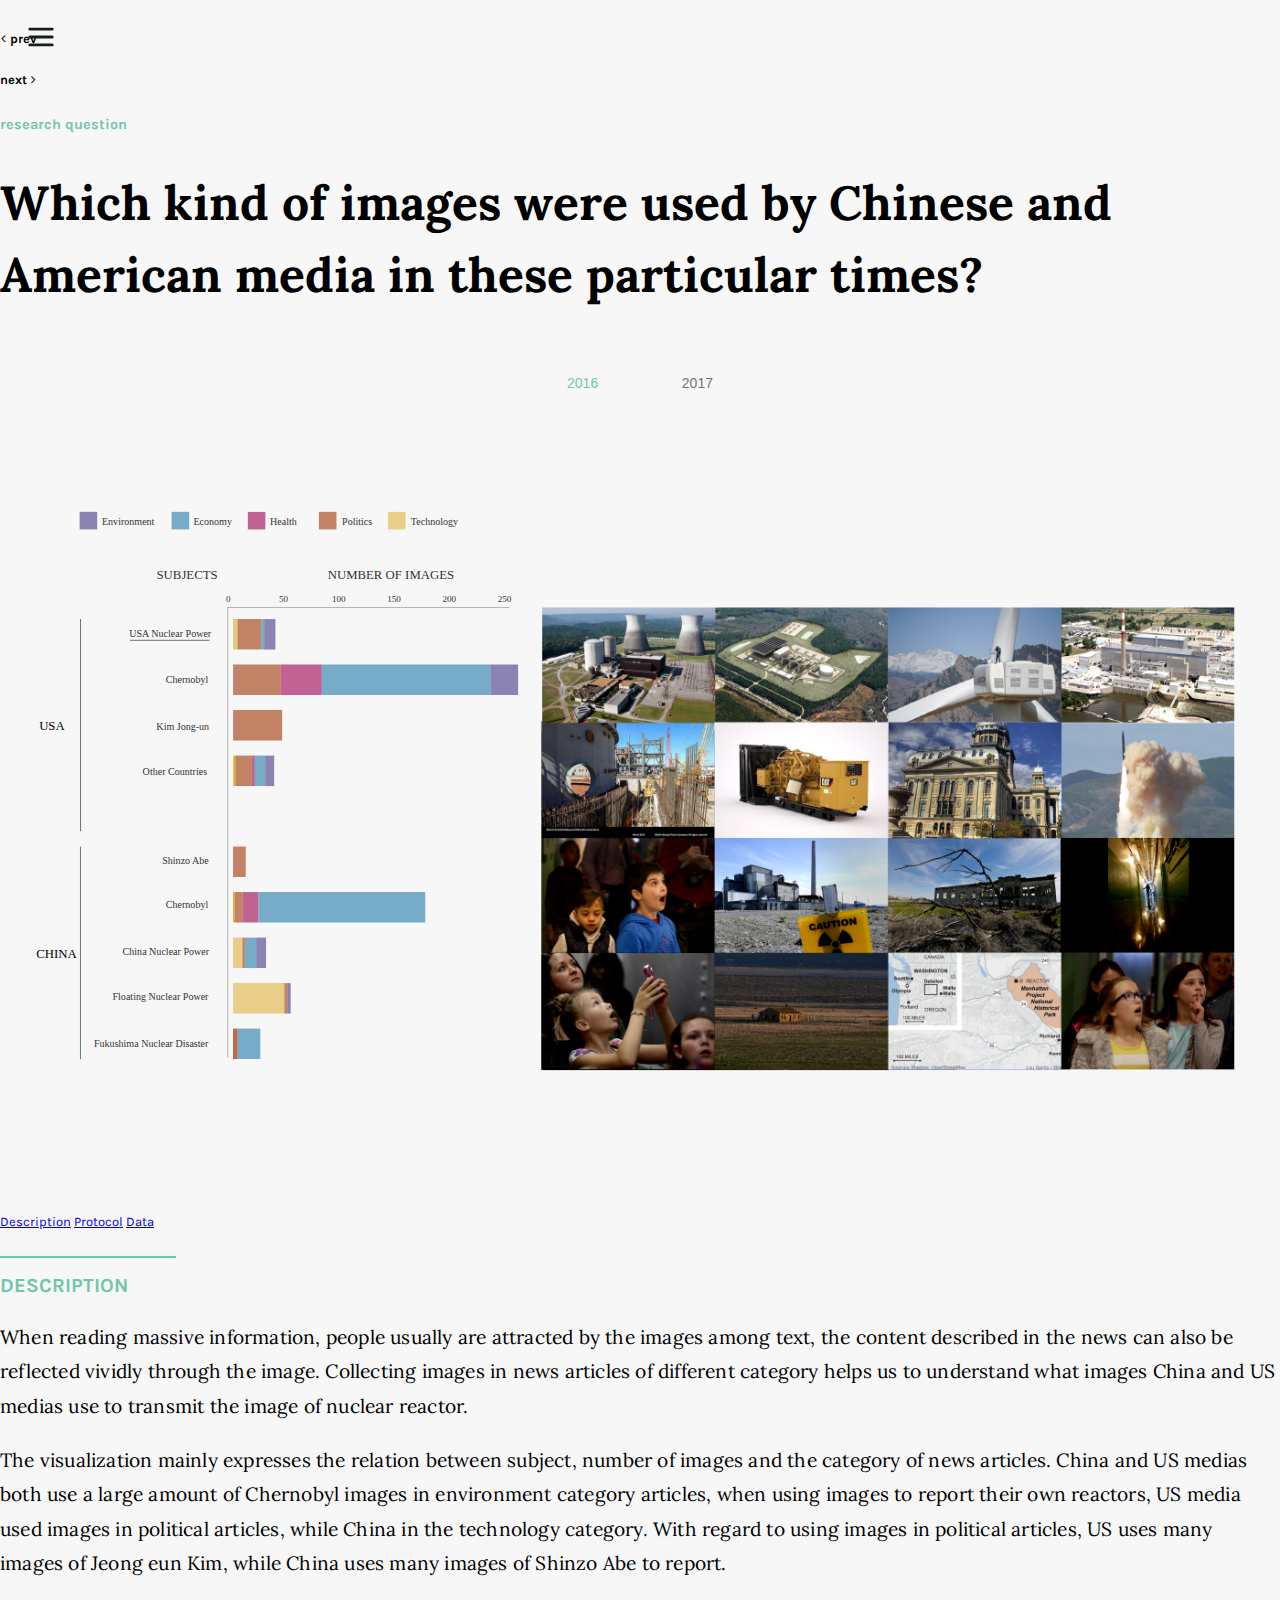
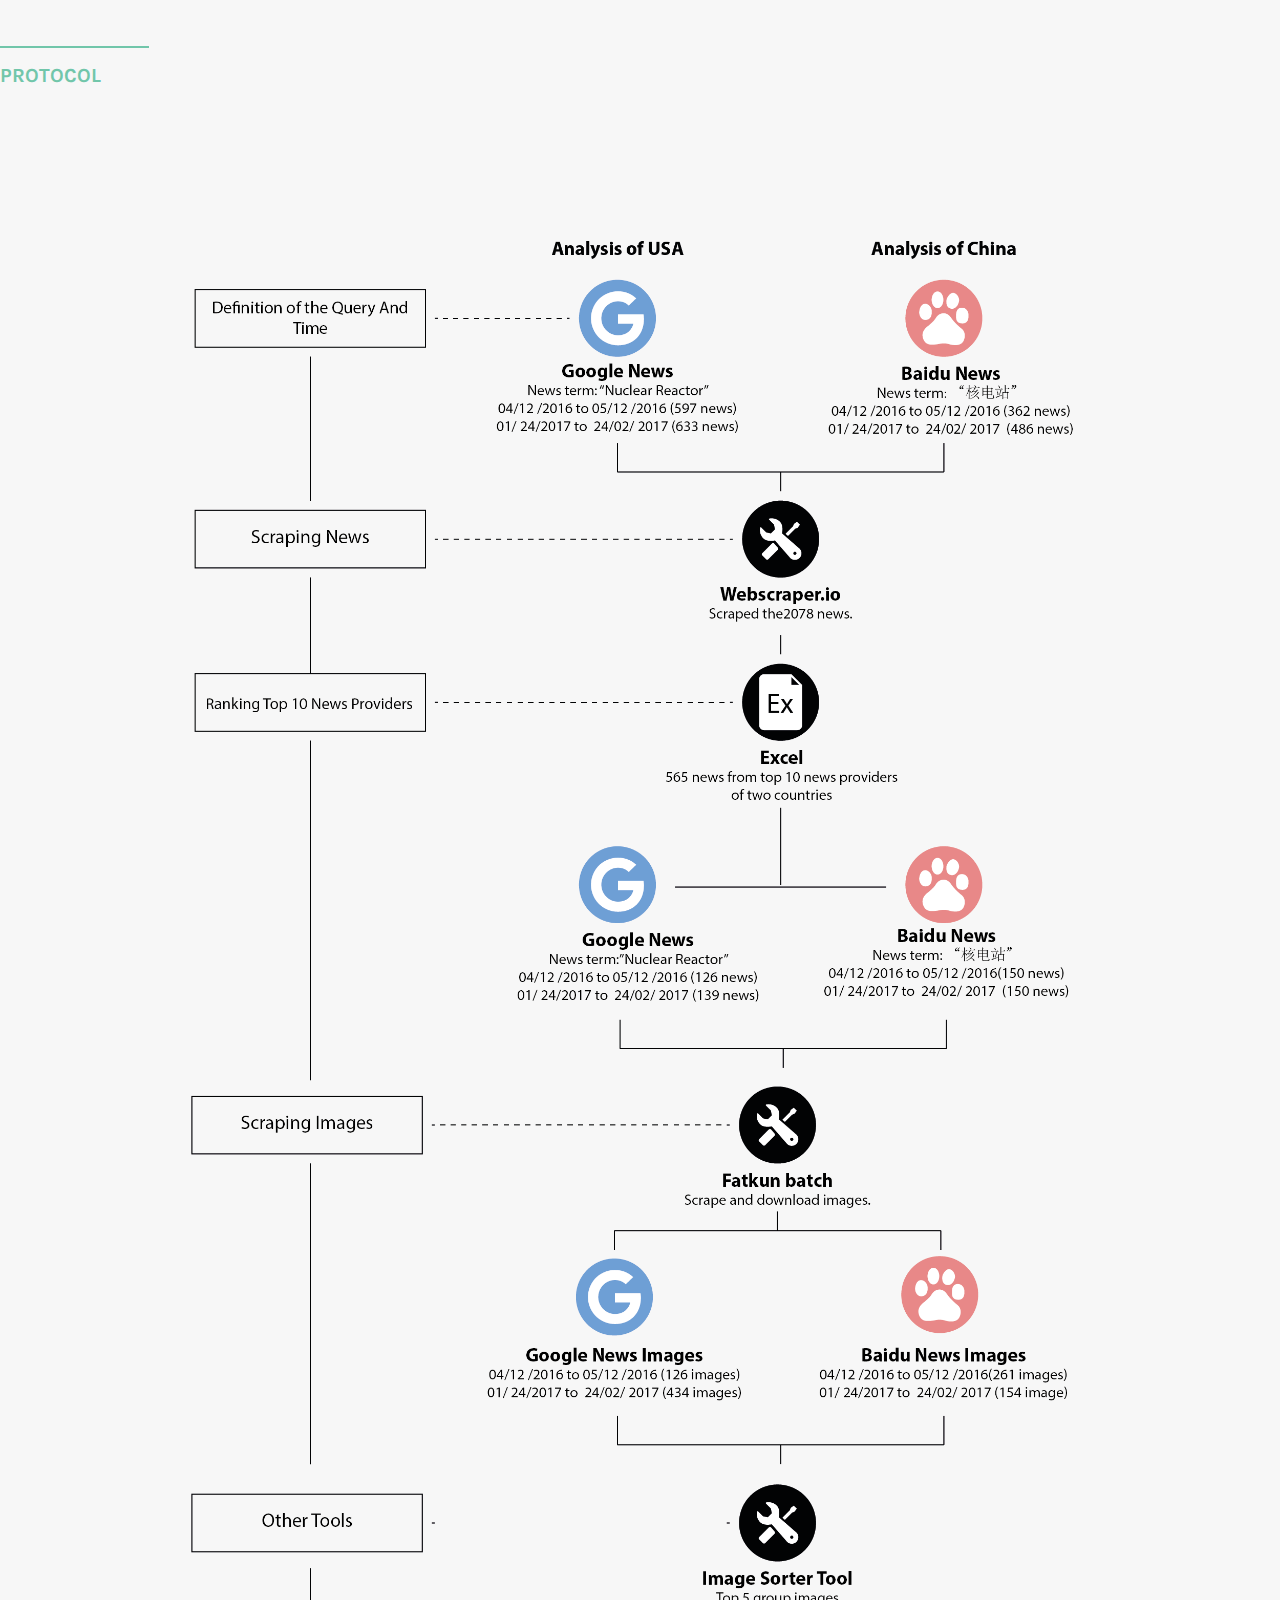
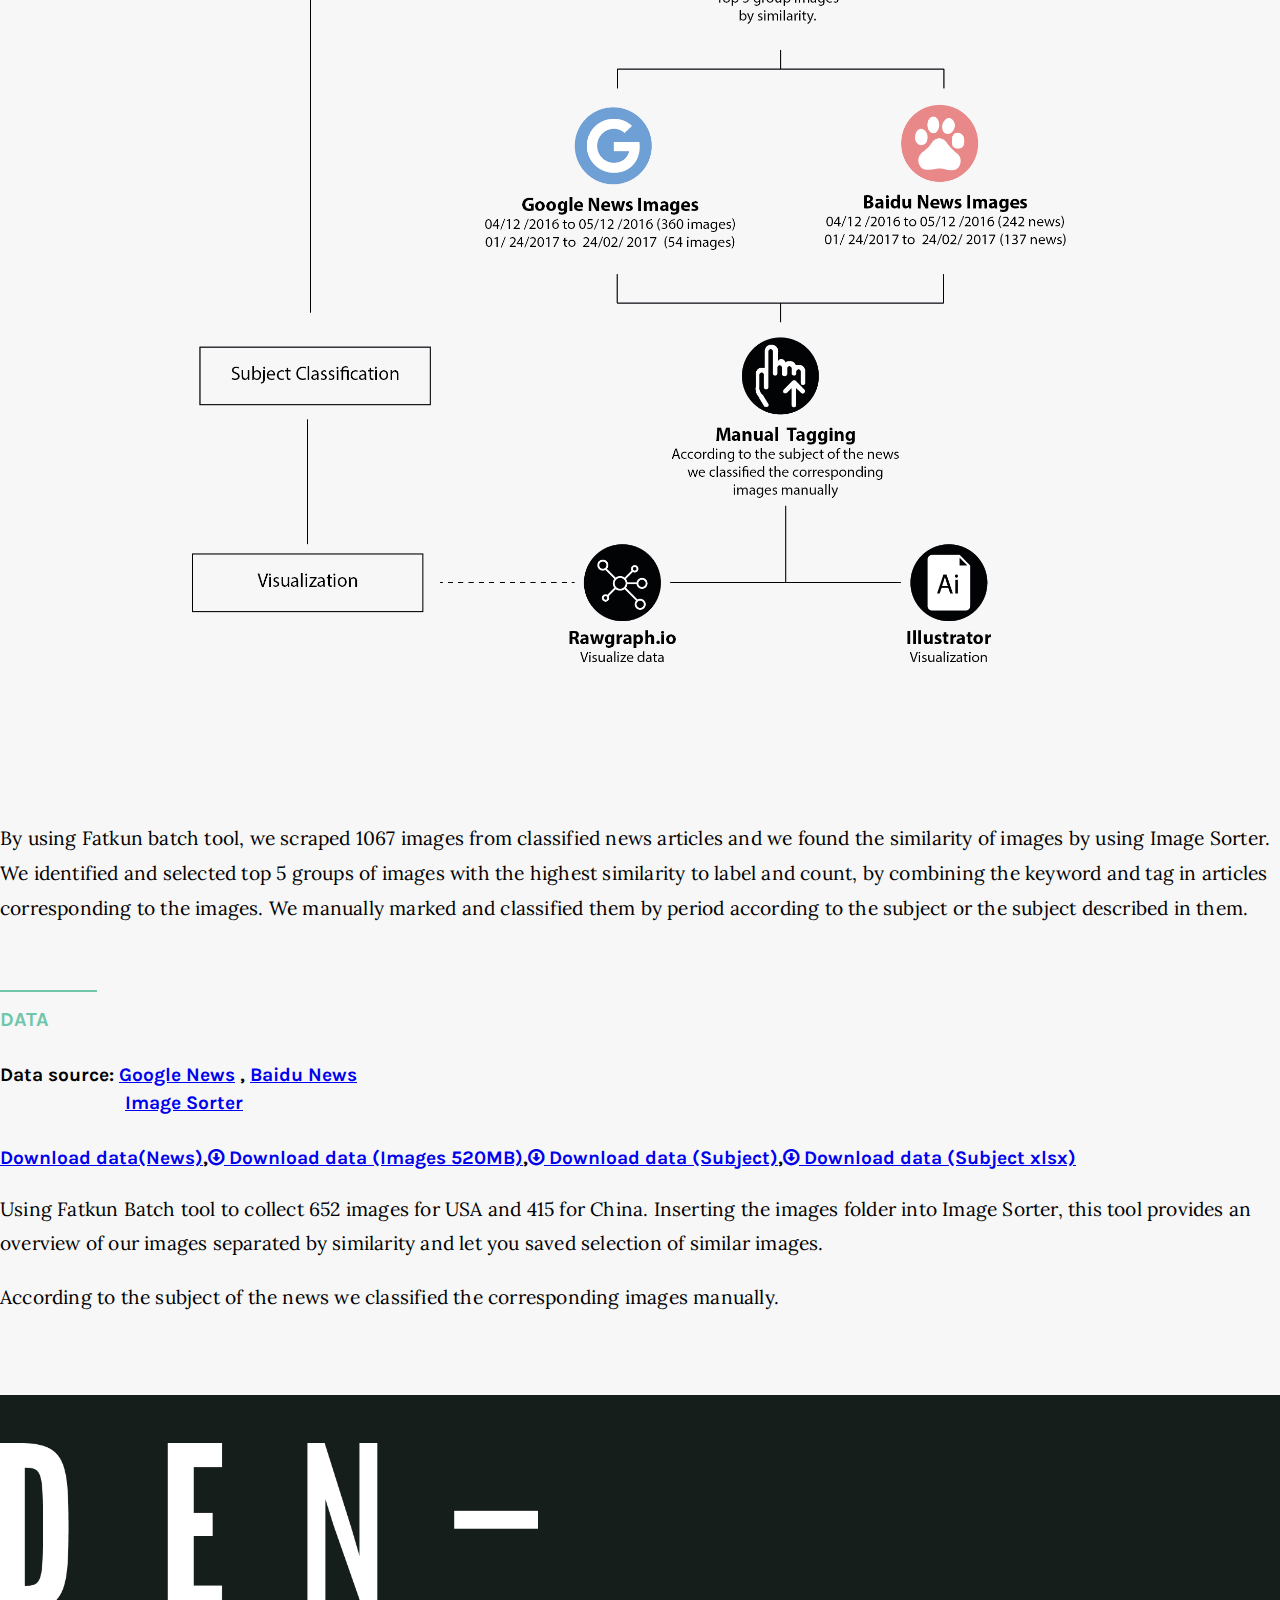
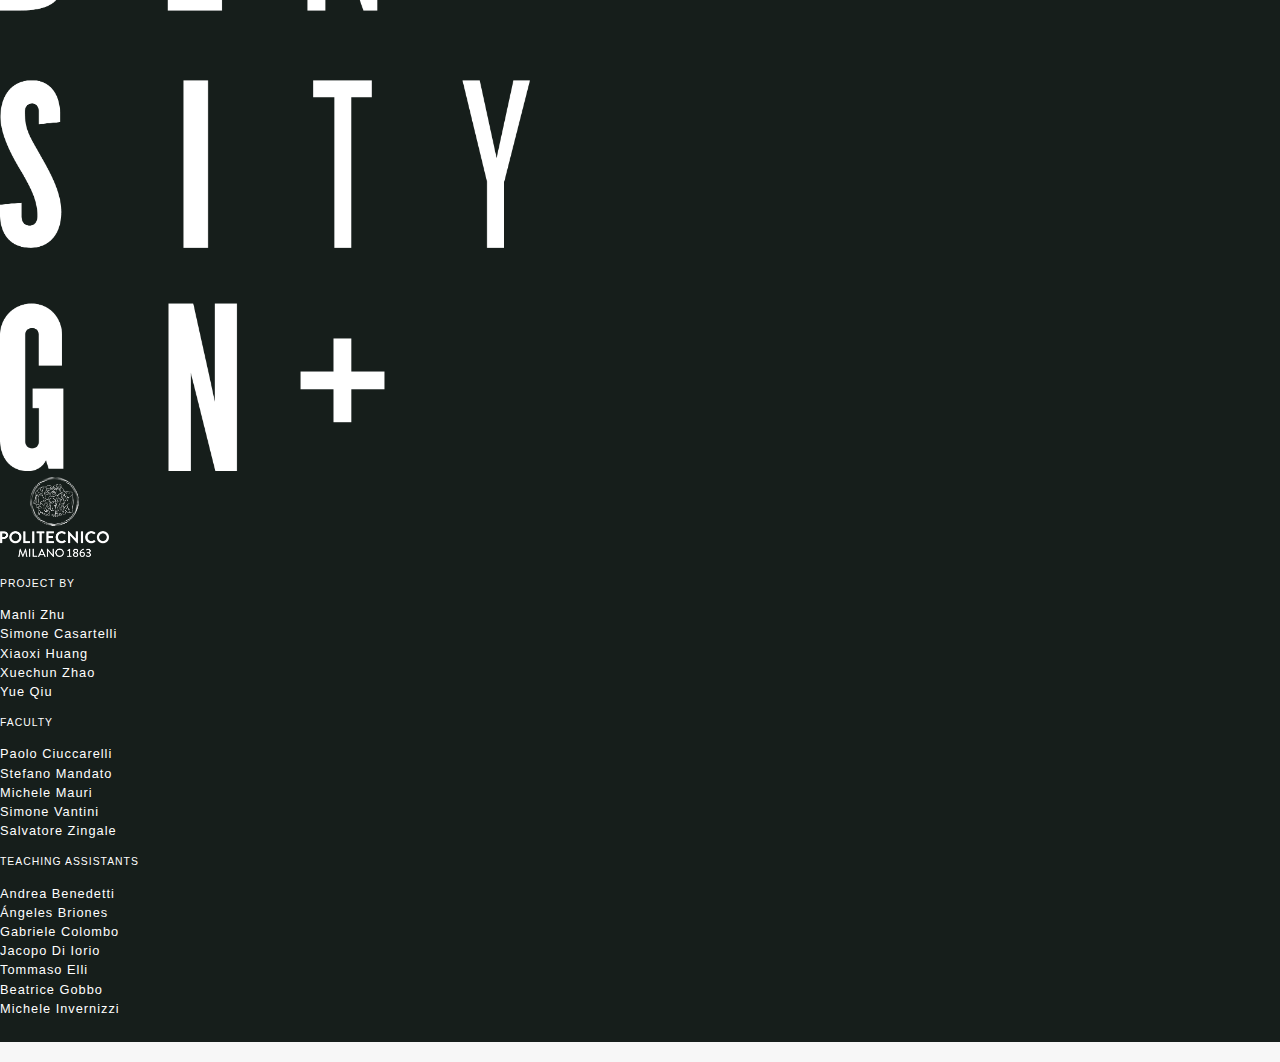
<file: pandora/question7.html>
<!DOCTYPE html>
<html lang="en">

<head>
    <!-- Required meta tags -->
    <meta charset="utf-8">
    <meta name="viewport" content="width=device-width, initial-scale=1, shrink-to-fit=no">
    <title>Research question title</title>

    <!-- Search Engine -->
    <meta name="description" content="Description of your report here. 150 characters for SEO, 200 characters for Twitter and Facebook">
    <meta name="image" content="thumbnail image of your work">
    <!-- Schema.org for Google -->
    <meta itemprop="name" content="Title of your work">
    <meta itemprop="description" content="Description of your report here">
    <meta itemprop="image" content="thumbnail image of your work">
    <!-- Twitter -->
    <meta name="twitter:card" content="summary">
    <meta name="twitter:title" content="Title of your work">
    <meta name="twitter:description" content="Description of your report here">
    <meta name="twitter:site" content="@densitydesign">
    <meta name="twitter:creator" content="your twitter handles here, if any">
    <meta name="twitter:image:src" content="thumbnail image of your work. Maximum dimension: 1024px x 512px; minimum dimension: 440px x 220px">
    <!-- Open Graph general (Facebook, Pinterest & Google+) -->
    <meta name="og:title" content="Title of your work">
    <meta name="og:description" content="Description of your report here">
    <meta name="og:image" content="thumbnail image of your work. Recommended dimension: 1200px x 630px; minimum dimension: 600px x 315px">
    <meta name="og:url" content="url to this page">
    <meta name="og:site_name" content="Title of your work">
    <meta name="og:locale" content="en_US">
    <meta name="og:type" content="website">

    <!-- Fonts -->
    <link href="https://fonts.googleapis.com/css?family=Lora:400,700|Karla:400,700" rel="stylesheet" />
    <link href="https://maxcdn.bootstrapcdn.com/font-awesome/4.7.0/css/font-awesome.min.css" rel="stylesheet" integrity="sha384-wvfXpqpZZVQGK6TAh5PVlGOfQNHSoD2xbE+QkPxCAFlNEevoEH3Sl0sibVcOQVnN" crossorigin="anonymous" />

    <!-- Bootstrap CSS -->
    <link rel="stylesheet" href="https://maxcdn.bootstrapcdn.com/bootstrap/4.0.0-beta/css/bootstrap.min.css" integrity="sha384-/Y6pD6FV/Vv2HJnA6t+vslU6fwYXjCFtcEpHbNJ0lyAFsXTsjBbfaDjzALeQsN6M" crossorigin="anonymous" />
    <!-- Template CSS -->
    <link rel="stylesheet" href="css/template-style.css" />
    <!-- Your custom CSS -->
    <link rel="stylesheet" href="css/style.css" />
</head>

<body data-spy="scroll" data-target="#sidelist" data-offset="160">
    <!-- Research question title and Menu button-->
    <header>
        <div class="container sans-font">
            <div class="row">
                <div class="col-md-10 col-lg-9 ml-auto question-box">
                    <div class="row arrows-container justify-content-end justify-content-md-between">
                        <div class="arrow-left mr-5 mr-md-0">
                            <h5>
                                <i class="fa fa-angle-left" aria-hidden="true"></i>
                                <a>prev</a>
                            </h5>
                        </div>
                        <div class="arrow-right mr-2 mr-sm-0">
                            <h5>
                                <a>next</a>
                                <i class="fa fa-angle-right" aria-hidden="true"></i>
                            </h5>
                        </div>
                    </div>
                    <h5 class="header-subtitle text-uppercase">research question</h5>
                    <h1 class="header-title serif-font"><strong>Which kind of images were used by Chinese and American media in these particular times? </strong></h1>
                </div>
            </div>
        </div>
        <button class="menu-btn">
            <svg xmlns="http://www.w3.org/2000/svg" class="menu-svg icon-visible" x="0px" y="0px" width="32" height="24" viewBox="0 0 32 24">
                <path d="M30 2H2M30 12H2M30 22H2"></path>
            </svg>
            <svg xmlns="http://www.w3.org/2000/svg" class="menu-svg close-icon absolute scaled" x="0px" y="0px" width="32" height="24" viewBox="0 0 32 24">
                <path d="M25.9 21.9L6.1 2.1M25.9 2.1L6.1 21.9"></path>
            </svg>
        </button>
    </header>

    <!-- Sidebar Menu - Don't change the existing URLs, just add new ones if you need more-->
    <nav class="sidebar nav-closed">
        <div class="sidebar-index sans-font">
            <div class="sidebar-home">
                <h4 class="sidebar-title">Countries behaviors on Nuclear Spread</h4>
                <a href="index.html">Introduction</a>
            </div>
            <div class="sidebar-list">
                <h5 class="text-uppercase">Research questions</h5>
                <ul>
                    <li>
                        <a href="question1.html">What are the debates involved in the nuclear power topic in China and USA?</a>
                    </li>
                    <li>
                        <a href="question2.html">Did China and USA have interest about nuclear reactors at the same specific period of time?</a>
                    </li>
                    <li>
                        <a href="question3.html">Is there a relationship between the search index for nuclear reactors and their location?</a>
                    </li>
                    <li>
                        <a href="question4.html">Who reported relevantly news about nuclear reactors in these two countries?</a>
                    </li>
                    <li>
                        <a href="question5.html">What kind of articles are used to talk about nuclear reactors?</a>
                    </li>
                    <li>
                        <a href="question6.html">What are the recurring topics in the news carried out by the Chinese and American media? Is there any relationship?</a>
                    </li>
                    <li>
                        <a href="question7.html">Which kind of images were used by Chinese and American media in these particular times? </a>
                    </li>
                    <li>
                        <a href="question8.html">Which kind of elements attract more readers?</a>
                    </li>
                    <li>
                        <a href="question9.html">What are the emotions of the comments about news in particular time?  </a>
                    </li>
                </ul>
            </div>
        </div>
    </nav>

    <!-- Page Content -->
     <main class="container-fluid">
        <div class="viz-container">
          <div class="cd-slider-nav">
            <nav>
              <span class="cd-marker item-1"></span>
              <ul>
                <li class="selected"><a href="#0"><h6>2016</h6></a></li>
                <li><a href="#0"><h6>2017</h6></a></li>
              </ul>
            </nav> 
          </div> <!-- nav -->
          <ul class="cd-hero-slider">
          <!-- 2016 -->
            <li class="selected">
             
              <div class="cd-full-width first-slide">
                    <div class="col-md-12">
                      
<svg version="1.1" xmlns="http://www.w3.org/2000/svg" xmlns:xlink="http://www.w3.org/1999/xlink" x="0px" y="0px"
	 viewBox="0 0 1400 752" style="enable-background:new 0 0 1400 752;" xml:space="preserve">
<style type="text/css">
	.n0{opacity:0.6;fill:#423785;}
	.n1{fill:#333333;}
	.n2{font-family:'MyriadPro-Regular';}
	.n3{font-size:14px;}
	.n4{font-size:10px;}
	.n5{fill:#DDB340;}
	.n6{opacity:0.7;fill:#9C3303;}
	.n7{opacity:0.6;fill:#9B0050;}
	.n8{opacity:0.6;fill:#DDB340;}
	.n9{opacity:0.6;fill:#9C3303;}
	.n10{opacity:0.6;fill:#2179A8;}
	.n11{font-size:11px;}
	.n12{fill:none;stroke:#666666;}
	.n13{fill:none;stroke:#666666;stroke-width:0.4969;}
	.n14{opacity:0.7;fill:#DDB340;}
	.n15{fill:none;stroke:#666666;stroke-width:1.0246;}
	.n16{fill:none;stroke:#666666;stroke-miterlimit:10;}
	.n17{opacity:0;fill:#FFFFFF;}
	.n18{opacity:0;fill:#FF0606;}
</style>
<g id="stable">
	
		<rect x="534.9" y="245" transform="matrix(-1.836970e-16 1 -1 -1.836970e-16 811.6964 -291.499)" class="n0" width="33.3" height="30.3"/>
	<text transform="matrix(1 0 0 1 171.1897 149.7925)" class="n1 n2 n3">SUBJECTS</text>
	<text transform="matrix(1 0 0 1 358.4388 149.7924)" class="n1 n2 n3">NUMBER OF IMAGES</text>
	<text transform="matrix(1 0 0 1 363.0443 175.5151)" class="n1 n2 n4">100</text>
	<text transform="matrix(1 0 0 1 305.1857 175.5148)" class="n1 n2 n4">50</text>
	<text transform="matrix(1 0 0 1 247.3273 175.5148)" class="n1 n2 n4">0</text>
	<text transform="matrix(1 0 0 1 423.468 175.5151)" class="n1 n2 n4">150</text>
	<text transform="matrix(1 0 0 1 483.8916 175.5148)" class="n1 n2 n4">200</text>
	<text transform="matrix(1 0 0 1 544.3152 175.5153)" class="n1 n2 n4">250</text>
	
		<rect x="239.3" y="507.9" transform="matrix(-1.836970e-16 1 -1 -1.836970e-16 764.9265 252.9592)" class="n5" width="33.3" height="2.2"/>
	
		<rect x="240.8" y="655.8" transform="matrix(-1.836970e-16 1 -1 -1.836970e-16 915.733 400.8476)" class="n6" width="33.3" height="5.1"/>
	<g>
		
			<rect x="257.4" y="500.4" transform="matrix(-1.836970e-16 1 -1 -1.836970e-16 783.0422 234.8435)" class="n7" width="33.3" height="17.1"/>
		
			<rect x="266.3" y="580.4" transform="matrix(-1.836970e-16 1 -1 -1.836970e-16 891.4832 325.5325)" class="n8" width="33.3" height="56.1"/>
		
			<rect x="296.2" y="606.7" transform="matrix(-1.836970e-16 1 -1 -1.836970e-16 921.3373 295.6783)" class="n9" width="33.3" height="3.6"/>
		
			<rect x="243.4" y="553.6" transform="matrix(-1.836970e-16 1 -1 -1.836970e-16 818.7621 298.6885)" class="n8" width="33.3" height="10.3"/>
		
			<rect x="357.2" y="417.7" transform="matrix(-1.836970e-16 1 -1 -1.836970e-16 882.8378 135.0479)" class="n10" width="33.3" height="182.4"/>
		
			<rect x="255.6" y="645.9" transform="matrix(-1.836970e-16 1 -1 -1.836970e-16 930.5991 385.9815)" class="n10" width="33.3" height="24.7"/>
		
			<rect x="257.4" y="552.5" transform="matrix(-1.836970e-16 1 -1 -1.836970e-16 832.7489 284.7018)" class="n10" width="33.3" height="12.4"/>
		
			<rect x="299.6" y="606.8" transform="matrix(-1.836970e-16 1 -1 -1.836970e-16 924.7475 292.2682)" class="n0" width="33.3" height="3.4"/>
		
			<rect x="268.9" y="553.3" transform="matrix(-1.836970e-16 1 -1 -1.836970e-16 844.3168 273.1339)" class="n0" width="33.3" height="10.8"/>
		
			<rect x="244.6" y="504.7" transform="matrix(-1.836970e-16 1 -1 -1.836970e-16 770.2106 247.6751)" class="n9" width="33.3" height="8.5"/>
		
			<rect x="249.8" y="557.4" transform="matrix(-1.836970e-16 1 -1 -1.836970e-16 825.2321 292.2186)" class="n9" width="33.3" height="2.7"/>
		
			<rect x="245.2" y="452.2" transform="matrix(-1.836970e-16 1 -1 -1.836970e-16 721.0146 197.3062)" class="n9" width="33.3" height="13.9"/>
	</g>
	<text transform="matrix(1 0 0 1 177.4162 462.0002)" class="n1 n2 n11">Shinzo Abe</text>
	<text transform="matrix(1 0 0 1 181.3539 509.9999)" class="n1 n2 n11">Chernobyl</text>
	<text transform="matrix(1 0 0 1 134.0988 560.9996)" class="n1 n2 n11">China Nuclear Power</text>
	<text transform="matrix(1 0 0 1 102.7932 661.4976)" class="n1 n2 n11">Fukushima Nuclear Disaster</text>
	<text transform="matrix(1 0 0 1 123.0322 610.4994)" class="n1 n2 n11">Floating Nuclear Power</text>
	<text transform="matrix(1 0 0 1 39.7359 564.5686)" class="n2 n3">CHINA</text>
	<line class="n12" x1="88" y1="442.5" x2="88" y2="675"/>
	<line class="n13" x1="249" y1="181" x2="249" y2="673.3"/>
	<line class="n13" x1="557.2" y1="181" x2="249" y2="181"/>
	<g>
		
			<rect x="239.8" y="358.1" transform="matrix(-1.836970e-16 1 -1 -1.836970e-16 616.1703 103.157)" class="n5" width="33.3" height="3"/>
		
			<rect x="260.4" y="358.1" transform="matrix(-1.836970e-16 1 -1 -1.836970e-16 636.7382 82.5892)" class="n7" width="33.3" height="3"/>
		
			<rect x="240.8" y="207.8" transform="matrix(-1.836970e-16 1 -1 -1.836970e-16 467.7926 -47.1601)" class="n14" width="33.3" height="5"/>
		
			<rect x="312.9" y="237.7" transform="matrix(-1.836970e-16 1 -1 -1.836970e-16 589.6823 -69.4848)" class="n7" width="33.3" height="44.8"/>
		
			<rect x="267.6" y="354" transform="matrix(-1.836970e-16 1 -1 -1.836970e-16 643.934 75.3934)" class="n10" width="33.3" height="11.4"/>
		
			<rect x="427.6" y="167.9" transform="matrix(-1.836970e-16 1 -1 -1.836970e-16 704.3265 -184.1291)" class="n10" width="33.3" height="184.5"/>
		
			<rect x="270.7" y="208.6" transform="matrix(-1.836970e-16 1 -1 -1.836970e-16 497.7002 -77.0677)" class="n10" width="33.3" height="3.4"/>
		
			<rect x="278.3" y="354.7" transform="matrix(-1.836970e-16 1 -1 -1.836970e-16 654.6011 64.7262)" class="n0" width="33.3" height="9.9"/>
		
			<rect x="278.5" y="204.2" transform="matrix(-1.836970e-16 1 -1 -1.836970e-16 505.4439 -84.8114)" class="n0" width="33.3" height="12.2"/>
		
			<rect x="265.1" y="283.1" transform="matrix(-1.836970e-16 1 -1 -1.836970e-16 591.6788 28.0835)" class="n9" width="33.3" height="53.6"/>
		
			<rect x="250.1" y="350.9" transform="matrix(-1.836970e-16 1 -1 -1.836970e-16 626.4403 92.887)" class="n9" width="33.3" height="17.6"/>
		
			<rect x="256.1" y="197.5" transform="matrix(-1.836970e-16 1 -1 -1.836970e-16 483.1134 -62.481)" class="n9" width="33.3" height="25.7"/>
		
			<rect x="264.4" y="234" transform="matrix(-1.836970e-16 1 -1 -1.836970e-16 541.1736 -20.9762)" class="n9" width="33.3" height="52.2"/>
	</g>
	<text transform="matrix(1 0 0 1 181.3539 263.2423)" class="n1 n2 n11">Chernobyl</text>
	<text transform="matrix(1 0 0 1 141.2921 213.2374)" class="n1 n2 n11">USA Nuclear Power</text>
	<text transform="matrix(1 0 0 1 155.9991 364.2334)" class="n1 n2 n11">Other Countries</text>
	<text transform="matrix(1 0 0 1 171.0362 314.7315)" class="n1 n2 n11">Kim Jong-un</text>
	<text transform="matrix(1 0 0 1 42.8141 315.304)" class="n2 n3">USA</text>
	<line class="n15" x1="88.1" y1="193.6" x2="88.1" y2="425.6"/>
	<text transform="matrix(1 0 0 1 449.3133 90.6121)" class="n1 n2 n11">Technology</text>
	<text transform="matrix(1 0 0 1 211.5363 90.6121)" class="n1 n2 n11">Economy</text>
	<text transform="matrix(1 0 0 1 111.5101 90.6123)" class="n1 n2 n11">Environment</text>
	<text transform="matrix(1 0 0 1 295.3943 90.6122)" class="n1 n2 n11">Health</text>
	<text transform="matrix(1 0 0 1 374.1251 90.6124)" class="n1 n2 n11">Politics</text>
	
		<rect x="187.7" y="76.4" transform="matrix(4.503337e-11 -1 1 4.503337e-11 111.2963 283.2926)" class="n10" width="19.2" height="19.2"/>
	
		<rect x="271" y="76.4" transform="matrix(4.508045e-11 -1 1 4.508045e-11 194.6641 366.6604)" class="n7" width="19.2" height="19.2"/>
	
		<rect x="348.8" y="76.4" transform="matrix(4.517459e-11 -1 1 4.517459e-11 272.4082 444.4045)" class="n9" width="19.2" height="19.2"/>
	
		<rect x="424.4" y="76.4" transform="matrix(4.498630e-11 -1 1 4.498630e-11 348.0459 520.0422)" class="n8" width="19.2" height="19.2"/>
	
		<rect x="87.1" y="76.4" transform="matrix(4.503337e-11 -1 1 4.503337e-11 10.6876 182.6838)" class="n0" width="19.2" height="19.2"/>
</g>
<g id="images"> 
<g id="USA_nuclear_power" class="image1">
	<line class="n16" x1="142.2" y1="216.9" x2="229.2" y2="216.9"/>
	<rect x="99" y="181" class="n17" width="150" height="52.3"/>
	
		<image style="overflow:visible;" width="758" height="506" xlink:href="assets/imgs/16USAnuclear.png"  transform="matrix(1 0 0 1 592 181)">
	</image>
</g>
<g id="USA_Cherno" class="image2">
	<line class="n16" x1="180.9" y1="267.9" x2="230.2" y2="267.9"/>
	<rect x="99" y="233.5" class="n18" width="150" height="52.3"/>
	
		<image style="overflow:visible;" width="1580" height="1055" xlink:href="assets/imgs/16USACherl.png"  transform="matrix(0.48 0 0 0.48 592.0288 180.8)">
	</image>
</g>
<g id="Kim" class="image2">
	<line class="n16" x1="170.4" y1="319.2" x2="229.9" y2="319.2"/>
	<rect x="99.2" y="285.7" class="n18" width="149.8" height="52.3"/>
	
		<image style="overflow:visible;" width="758" height="506" xlink:href="assets/imgs/16USAKim.png"  transform="matrix(1 0 0 1 592 181.6905)">
	</image>
</g>
<g id="Other_country" class="image2">
	<line class="n16" x1="156.2" y1="368.9" x2="229.7" y2="368.9"/>
	<rect x="98.9" y="338" class="n18" width="150.1" height="74.3"/>
	
		<image style="overflow:visible;" width="758" height="506" xlink:href="assets/imgs/16USAOthers.png"  transform="matrix(1 0 0 1 590.2288 181)">
	</image>
</g>
<g id="Abe" class="image2">
	<line class="n16" x1="177.2" y1="466.5" x2="230.2" y2="466.5"/>
	<rect x="98.9" y="412.2" class="n18" width="150.1" height="73.7"/>
	
		<image style="overflow:visible;" width="758" height="506" xlink:href="assets/imgs/16CNAbe.png"  transform="matrix(1 0 0 1 590 181)">
	</image>
</g>
<g id="China_Chernobyl" class="image2">
	<line class="n16" x1="181.4" y1="514.3" x2="228.1" y2="514.3"/>
	<rect x="99.2" y="485.9" class="n18" width="149.8" height="52.3"/>
	
		<image style="overflow:visible;" width="1580" height="1055" xlink:href="assets/imgs/16CNcherl.png"  transform="matrix(0.48 0 0 0.48 591.8 181.8231)">
	</image>
</g>
<g id="China_nuclear_power" class="image2">
	<line class="n16" x1="133.5" y1="565.2" x2="228.3" y2="565.2"/>
	<rect x="99.2" y="538.2" class="n18" width="149.8" height="52.3"/>
	
		<image style="overflow:visible;" width="758" height="506" xlink:href="assets/imgs/16CNnuclear.png"  transform="matrix(1 0 0 1 590.2288 182.0231)">
	</image>
</g>
<g id="Floating" class="image2">
	<line class="n16" x1="123.2" y1="616.4" x2="228.3" y2="616.4"/>
	<rect x="99.2" y="590.7" class="n18" width="149.8" height="52.3"/>
	
		<image style="overflow:visible;" width="758" height="506" xlink:href="assets/imgs/16CNFloat.png"  transform="matrix(1 0 0 1 591 179.9767)">
	</image>
</g>
<g id="Fukushima" class="image2">
	<line class="n16" x1="102.2" y1="666.4" x2="230.9" y2="666.4"/>
	<rect x="99.2" y="643.2" class="n18" width="149.8" height="52.3"/>
	
		<image style="overflow:visible;" width="758" height="506" xlink:href="assets/imgs/16CNFuku.png"  transform="matrix(1 0 0 1 591.2288 182.0231)">
	</image>
</g>
</g>
</svg>


 
                    </div>                  
              </div>
            </li>
          <!-- 2017 -->
            <li>
              <svg version="1.1" xmlns="http://www.w3.org/2000/svg" xmlns:xlink="http://www.w3.org/1999/xlink" x="0px" y="0px"
	 viewBox="0 0 1400 752" style="enable-background:new 0 0 1400 752;" xml:space="preserve">
<style type="text/css">
	.st0{opacity:0.6;fill:#423785;}
	.st1{opacity:0.6;fill:#2179A8;}
	.st2{opacity:0.6;fill:#9C3303;}
	.st3{opacity:0.6;fill:#DDB340;}
	.st4{opacity:0.6;fill:#9B0050;}
	.st5{fill:#333333;}
	.st6{font-family:'MyriadPro-Regular';}
	.st7{font-size:14px;}
	.st8{font-size:10px;}
	.st9{font-size:11px;}
	.st10{fill:none;stroke:#666666;}
	.st11{fill:none;stroke:#666666;stroke-width:0.4969;}
	.st12{fill:none;stroke:#666666;stroke-width:1.0246;}
	.st13{fill:none;stroke:#666666;stroke-miterlimit:10;}
	.st14{opacity:0;fill:#FFFFFF;}
</style>
<g id="Stable">
	
		<rect x="240.8" y="258.3" transform="matrix(-1.836970e-16 1 -1 -1.836970e-16 517.6807 2.6837)" class="st0" width="33.3" height="3.7"/>
	
		<rect x="249.5" y="253.3" transform="matrix(-1.836970e-16 1 -1 -1.836970e-16 526.3791 -6.0147)" class="st1" width="33.3" height="13.7"/>
	
		<rect x="258" y="308.1" transform="matrix(-1.836970e-16 1 -1 -1.836970e-16 584.5875 35.2997)" class="st1" width="33.3" height="3.8"/>
	
		<rect x="247.6" y="301.4" transform="matrix(-1.836970e-16 1 -1 -1.836970e-16 574.1667 45.7204)" class="st2" width="33.3" height="17.1"/>
	
		<rect x="244.1" y="404.4" transform="matrix(-1.836970e-16 1 -1 -1.836970e-16 670.2097 148.723)" class="st0" width="33.3" height="10.2"/>
	
		<rect x="250.7" y="354.8" transform="matrix(-1.836970e-16 1 -1 -1.836970e-16 627.0929 92.2985)" class="st2" width="33.3" height="9.8"/>
	
		<rect x="242.4" y="356.2" transform="matrix(-1.836970e-16 1 -1 -1.836970e-16 618.7563 100.635)" class="st3" width="33.3" height="6.9"/>
	
		<rect x="257.3" y="358" transform="matrix(-1.836970e-16 1 -1 -1.836970e-16 633.7325 85.6959)" class="st4" width="33.3" height="3.4"/>
	
		<rect x="267.2" y="351.6" transform="matrix(-1.836970e-16 1 -1 -1.836970e-16 643.5471 75.8443)" class="st0" width="33.3" height="16.2"/>
	
		<rect x="297.1" y="337.8" transform="matrix(-1.836970e-16 1 -1 -1.836970e-16 673.4466 45.9447)" class="st1" width="33.3" height="43.7"/>
	
		<rect x="243.9" y="205.5" transform="matrix(-1.836970e-16 1 -1 -1.836970e-16 470.9784 -50.1368)" class="st2" width="33.3" height="9.8"/>
	
		<rect x="252.3" y="209.6" transform="matrix(-1.836970e-16 1 -1 -1.836970e-16 479.3628 -58.5212)" class="st1" width="33.3" height="1.6"/>
	
		<rect x="250.1" y="209.1" transform="matrix(-1.836970e-16 1 -1 -1.836970e-16 477.1887 -56.3471)" class="st0" width="33.3" height="2.7"/>
	
		<rect x="240.3" y="457.4" transform="matrix(-1.836970e-16 1 -1 -1.836970e-16 716.2468 202.2086)" class="st0" width="33.3" height="3.7"/>
	
		<rect x="253.2" y="448.2" transform="matrix(-1.836970e-16 1 -1 -1.836970e-16 729.119 189.3365)" class="st1" width="33.3" height="22.1"/>
	
		<rect x="243.6" y="603.4" transform="matrix(-1.836970e-16 1 -1 -1.836970e-16 868.7835 348.2402)" class="st3" width="33.3" height="10.2"/>
	
		<rect x="252.2" y="605" transform="matrix(-1.836970e-16 1 -1 -1.836970e-16 877.3428 339.6808)" class="st1" width="33.3" height="6.9"/>
	
		<rect x="252.7" y="644.1" transform="matrix(-1.836970e-16 1 -1 -1.836970e-16 927.6331 388.9134)" class="st3" width="33.3" height="28.4"/>
	
		<rect x="268.3" y="656.8" transform="matrix(-1.836970e-16 1 -1 -1.836970e-16 943.2411 373.3053)" class="st1" width="33.3" height="2.9"/>
	
		<rect x="246.8" y="553.2" transform="matrix(-1.836970e-16 1 -1 -1.836970e-16 822.2034 295.2975)" class="st4" width="33.3" height="11.1"/>
	
		<rect x="240.7" y="558.2" transform="matrix(-1.836970e-16 1 -1 -1.836970e-16 816.1175 301.3834)" class="st2" width="33.3" height="1.1"/>
	
		<rect x="239.3" y="557.9" transform="matrix(-1.836970e-16 1 -1 -1.836970e-16 814.7526 302.7484)" class="st3" width="33.3" height="1.7"/>
	
		<rect x="323.3" y="487.8" transform="matrix(-1.836970e-16 1 -1 -1.836970e-16 898.6833 218.8176)" class="st0" width="33.3" height="141.9"/>
	
		<rect x="263.3" y="501.4" transform="matrix(-1.836970e-16 1 -1 -1.836970e-16 788.9732 229.005)" class="st0" width="33.3" height="15.3"/>
	
		<rect x="247.1" y="500.4" transform="matrix(-1.836970e-16 1 -1 -1.836970e-16 772.7576 245.2206)" class="st3" width="33.3" height="17.2"/>
	<text transform="matrix(1 0 0 1 171.1902 149.7925)" class="st5 st6 st7">SUBJECTS</text>
	<text transform="matrix(1 0 0 1 358.4388 149.7924)" class="st5 st6 st7">NUMBER OF IMAGES</text>
	<text transform="matrix(1 0 0 1 363.0443 175.5151)" class="st5 st6 st8">100</text>
	<text transform="matrix(1 0 0 1 305.1857 175.5148)" class="st5 st6 st8">50</text>
	<text transform="matrix(1 0 0 1 247.3273 175.5148)" class="st5 st6 st8">0</text>
	<text transform="matrix(1 0 0 1 423.468 175.5151)" class="st5 st6 st8">150</text>
	<text transform="matrix(1 0 0 1 483.8916 175.5148)" class="st5 st6 st8">200</text>
	<text transform="matrix(1 0 0 1 544.3152 175.5153)" class="st5 st6 st8">250</text>
	<text transform="matrix(1 0 0 1 188.4269 462.0002)" class="st5 st6 st9">TOSHIBA</text>
	<text transform="matrix(1 0 0 1 155.7465 509.9999)" class="st5 st6 st9">Flamanville NPP</text>
	<text transform="matrix(1 0 0 1 102.7933 560.9996)" class="st5 st6 st9">Fukushima Nuclear Disaster</text>
	<text transform="matrix(1 0 0 1 125.7063 661.4976)" class="st5 st6 st9">Energy Policy Of China</text>
	<text transform="matrix(1 0 0 1 155.999 610.4994)" class="st5 st6 st9">Other Countries</text>
	<text transform="matrix(1 0 0 1 39.7359 564.5686)" class="st6 st7">CHINA</text>
	<line class="st10" x1="88" y1="442.5" x2="88" y2="675"/>
	<line class="st11" x1="249" y1="181" x2="249" y2="673.3"/>
	<line class="st11" x1="557.2" y1="181" x2="249" y2="181"/>
	<text transform="matrix(1 0 0 1 188.4271 263.2423)" class="st5 st6 st9">TOSHIBA</text>
	<text transform="matrix(1 0 0 1 199.0308 213.2374)" class="st5 st6 st9">Trump</text>
	<text transform="matrix(1 0 0 1 141.292 364.2334)" class="st5 st6 st9">USA Nuclear Power</text>
	<text transform="matrix(1 0 0 1 122.6922 414.2308)" class="st5 st6 st9">China Nuclear Museum</text>
	<text transform="matrix(1 0 0 1 205.0254 314.7315)" class="st5 st6 st9">Putin</text>
	<text transform="matrix(1 0 0 1 42.8141 315.304)" class="st6 st7">USA</text>
	<line class="st12" x1="88.1" y1="193.6" x2="88.1" y2="425.6"/>
	<text transform="matrix(1 0 0 1 449.3133 90.6122)" class="st5 st6 st9">Technology</text>
	<text transform="matrix(1 0 0 1 211.5363 90.6122)" class="st5 st6 st9">Economy</text>
	<text transform="matrix(1 0 0 1 111.5101 90.6124)" class="st5 st6 st9">Environment</text>
	<text transform="matrix(1 0 0 1 295.3943 90.6123)" class="st5 st6 st9">Health</text>
	<text transform="matrix(1 0 0 1 374.1252 90.6124)" class="st5 st6 st9">Politics</text>
	
		<rect x="187.7" y="76.4" transform="matrix(4.498630e-11 -1 1 4.498630e-11 111.2963 283.2926)" class="st1" width="19.2" height="19.2"/>
	
		<rect x="271" y="76.4" transform="matrix(4.508045e-11 -1 1 4.508045e-11 194.6641 366.6604)" class="st4" width="19.2" height="19.2"/>
	
		<rect x="348.8" y="76.4" transform="matrix(4.512841e-11 -1 1 4.512841e-11 272.4082 444.4045)" class="st2" width="19.2" height="19.2"/>
	
		<rect x="424.4" y="76.4" transform="matrix(4.503337e-11 -1 1 4.503337e-11 348.0459 520.0422)" class="st3" width="19.2" height="19.2"/>
	
		<rect x="87.1" y="76.4" transform="matrix(4.503337e-11 -1 1 4.503337e-11 10.6876 182.6838)" class="st0" width="19.2" height="19.2"/>
</g>
<g id="images">
<g id="Trump" class="image1">
	<line class="st13" x1="199.1" y1="218.5" x2="229.9" y2="218.5"/>
	
		<image style="overflow:visible;" width="758" height="506" xlink:href="assets/imgs/17USATrump.png"  transform="matrix(1 0 0 1 588.9999 182)">
	</image>
	<rect x="125.7" y="182.1"  x="22.91" class="st14" width="169.7" height="53.5"/>
</g>
<g id="USA_Toshiba" class="image2">
	<line class="st13" x1="189.9" y1="267.2" x2="228.4" y2="267.2"/>
		<image style="overflow:visible;" width="758" height="506" xlink:href="assets/imgs/17USATOSHIBA.png"  transform="matrix(1 0 0 1 588.9999 182)">
	</image>
	<rect x="128" y="235" class="st14" width="157" height="50"/>
</g>
<g id="Putin" class="image2">
	<line class="st13" x1="204.8" y1="319" x2="229.4" y2="319"/>
	
		<image style="overflow:visible;" width="758" height="506" xlink:href="assets/imgs/17USAPutin.png"  transform="matrix(1 0 0 1 588.9999 182)">
	</image>
	<rect x="125.7" y="285" class="st14" width="166.2" height="46"/>
</g>
<g id="USA_nuclear_power" class="image2">
	<line class="st13" x1="141.9" y1="369.2" x2="229.2" y2="369.2"/>
	
		<image style="overflow:visible;" width="758" height="506" xlink:href=" assets/imgs/17USAnuclear.png"  transform="matrix(1 0 0 1 588.9999 182)">
	</image>
	<rect x="120" y="332" class="st14" width="228.8" height="52"/>
</g>
<g id="Museum" class="image2">
	<line class="st13" x1="122.9" y1="418.1" x2="228.2" y2="418.1"/>
	
		<image style="overflow:visible;" width="758" height="506" xlink:href=" assets/imgs/17USAmuseum.png"  transform="matrix(1 0 0 1 588.9999 182)">
	</image>
	<rect x="118.2" y="384" class="st14" width="181.3" height="50"/>
</g>
<g id="China_toshiba" class="image2">
	<line class="st13" x1="189.5" y1="466.5" x2="228.9" y2="466.5"/>
	
		<image style="overflow:visible;" width="758" height="506" xlink:href=" assets/imgs/17CNTOSHIBA.png"  transform="matrix(1 0 0 1 588.9999 182)">
	</image>
	<rect x="120" y="434" class="st14" width="185.2" height="47"/>
</g>
<g id="Flamanvlle_NPP" class="image2">
	<line class="st13" x1="155.6" y1="514.8" x2="229.2" y2="514.8"/>
	
		<image style="overflow:visible;" width="758" height="506" xlink:href=" assets/imgs/17CNNPP.png"  transform="matrix(1 0 0 1 588.9999 182)">
	</image>
	<rect x="120" y="481.7" class="st14" width="179.5" height="51.5"/>
</g>
<g id="Other_Country" class="image2">
	<line class="st13" x1="157.1" y1="614.5" x2="229.7" y2="614.5"/>
	
		<image style="overflow:visible;" width="758" height="506" xlink:href=" assets/imgs/17CHINAOther.png"  transform="matrix(1 0 0 1 588.9999 182)">
	</image>
	<rect x="118.4" y="583" class="st14" width="190.6" height="50"/>
</g>
<g id="Fukushima" class="image2">
	<line class="st13" x1="103.3" y1="565.4" x2="228.8" y2="565.4"/>
	
		<image style="overflow:visible;" width="758" height="506" xlink:href=" assets/imgs/17CNFukur.png"  transform="matrix(1 0 0 1 588.9999 182)">
	</image>
	<rect x="103.3" y="533" class="st14" width="314.8" height="50"/>
</g>
<g id="China_Policy" class="image2">
	<line class="st13" x1="125.9" y1="666.6" x2="228.5" y2="666.6"/>
	
		<image style="overflow:visible;" width="758" height="504" xlink:href=" assets/imgs/17CNnuclear.png"  transform="matrix(1 0 0 1 588.9999 182)">
	</image>
	<rect x="102.8" y="633" class="st14" width="202.4" height="49"/>
</g>
</g>
</svg>
            </li>
          </ul> 

        </div>
     </main>
        
        
        
        
         <article class="container">
         <div class="row">
            <!-- Side scrolling menu -->
            <div id="sidelist" class="col-md-3 text-uppercase d-none d-md-block sans-font">
                <div class="list-group">
                    <a class="list-group-item list-group-item-action smooth-scroll" href="#description"><span>Description</span></a>
                    <a class="list-group-item list-group-item-action smooth-scroll" href="#protocol"><span>Protocol</span></a>
                    <a class="list-group-item list-group-item-action smooth-scroll" href="#data"><span>Data</span></a>
                </div>
            </div>

            <!-- Text content -->
            <div class="col-md-9 article-content serif-font">
                <!-- Description -->
                <div class="section-content" id="description">
                    <h3 class="sans-font"><span>Description</span></h3>
                    <p>When reading massive information, people usually are attracted by the images among text, the content described in the news can also be reflected vividly through the image. Collecting images in news articles of different category helps us to understand what images China and US medias use to transmit the image of nuclear reactor.
                    </p>
                  <p>
                     The visualization mainly expresses the relation between subject, number of images and the category of news articles. China and US medias both use a large amount of Chernobyl images in environment category articles, when using images to report their own reactors, US media used images in political articles, while China in the technology category. With regard to using images in political articles, US uses many images of Jeong eun Kim, while China uses many images of Shinzo Abe to report.
                  </p>
</div>

                <!-- Protocol -->
                <div class="section-content" id="protocol">
                    <h3 class="sans-font"><span>Protocol</span></h3>
                    <img class="protocol-diagram" src="assets/protocol/7questionprotocol.png"/>
                    <p>
                  By using Fatkun batch tool, we scraped 1067 images from classified news articles and we found the similarity of images by using Image Sorter. We identified and selected top 5 groups of images with the highest similarity to label and count, by combining the keyword and tag in articles corresponding to the images. We manually marked and classified them by period according to the subject or the subject described in them.</p>
                </div>

                <!-- Data -->
                <div class="section-content" id="data">
                        <h3 class="sans-font"><span>Data</span></h3>
                        <h4 class="sans-font">Data source: <a href="https://news.google.com/news/?gl=US&ned=us&hl=en">Google News</a> , <a href=http://news.baidu.com/>Baidu News</a><br/>&nbsp;&nbsp;&nbsp;&nbsp;&nbsp;&nbsp;&nbsp;&nbsp;&nbsp;&nbsp;&nbsp;&nbsp;&nbsp;&nbsp;&nbsp;&nbsp;&nbsp;&nbsp;&nbsp;&nbsp;&nbsp;&nbsp;&nbsp;&nbsp;&nbsp;<a href="http://pixolution.org/lab/archive/">Image Sorter</a> 
                      
                        </h4>
                
                        <h4 class="data-link sans-font"><a href="https://www.dropbox.com/s/t3b01uq4vxcb0gv/News%28Image%29.xlsx?dl=0"></i> Download data(News)</a>,<a href="https://www.dropbox.com/s/x9g6lzykt53dwdh/news-images.zip?dl=0"><i class="fa fa-arrow-circle-o-down"></i> Download data (Images 520MB)</a>,<a href="https://www.dropbox.com/s/yiigoe1doo6do5k/Image%20Subjects.zip?dl=0"><i class="fa fa-arrow-circle-o-down"></i> Download data (Subject)</a>,<a href="https://www.dropbox.com/s/nmf6j11254zf50q/Image%20subjects.xlsx?dl=0"><i class="fa fa-arrow-circle-o-down"></i> Download data (Subject xlsx)</a></h4>
                        <p>Using Fatkun Batch tool to collect 652 images for USA and 415 for China. Inserting the images folder into Image Sorter, this tool provides an overview of our images separated by similarity and let you saved selection of similar images. </p>
                        <p>According to the subject of the news we classified the corresponding images manually.</p>
</div>
            </div>
        </div>
    </article>

    <!-- Footer -->
	<footer>
		<div class="container">
			<div class="row">
				<div class="col-6 col-md-2 mt-3 mb-5 mb-md-0">
					<a href="http://www.densitydesign.org/">
                        <img class="img-density" src="assets/other/logo_density.png">
                    </a>
				</div>
				<div class="col-6 col-md-2 mt-3 mb-5 mb-md-0">
					<a href="http://www.dipartimentodesign.polimi.it/">
                        <img class="img-poli" src="assets/other/logo_poli.png">
                    </a>
				</div>
				<div class="col-6 col-sm-4 col-md-3 col-lg-2 ml-auto mb-5 mb-sm-0">
					<h4>project by</h4>
					<ul>
						<li>Manli Zhu</li>
						<li>Simone Casartelli</li>
						<li>Xiaoxi Huang</li>
						<li>Xuechun Zhao</li>
						<li>Yue Qiu</li>
					</ul>
				</div>
				<div class="col-6 col-sm-4 col-md-2 px-1 px-lg-3 mb-5 mb-sm-0">
					<h4>Faculty</h4>
					<ul>
						<li>Paolo Ciuccarelli</li>
						<li>Stefano Mandato</li>
						<li>Michele Mauri</li>
                        <li>Simone Vantini</li>
						<li>Salvatore Zingale</li>
					</ul>
				</div>
				<div class="col-12 col-sm-4 col-md-3 px-1 px-lg-3 ml-2 ml-sm-0">
					<h4>Teaching Assistants</h4>
					<ul>
                        <li>Andrea Benedetti</li>
						<li>Ángeles Briones</li>
                        <li>Gabriele Colombo</li>
                        <li>Jacopo Di Iorio</li>
						<li>Tommaso Elli</li>
                        <li>Beatrice Gobbo</li>
						<li>Michele Invernizzi</li>
					</ul>
				</div>
			</div>
		</div>
	</footer>

    <!-- JavaScript -->

    <!-- jQuery first, then Popper.js, then Bootstrap JS -->
        
    
    <script>window.jQuery || document.write('<script src="js/jquery-1.11.2.min.js"><\/script>')</script>
    <script src="js/main.js"></script>
    <script src="https://code.jquery.com/jquery-3.2.1.min.js" integrity="sha256-hwg4gsxgFZhOsEEamdOYGBf13FyQuiTwlAQgxVSNgt4=" crossorigin="anonymous"></script>
    <script src="https://cdnjs.cloudflare.com/ajax/libs/popper.js/1.11.0/umd/popper.min.js" integrity="sha384-b/U6ypiBEHpOf/4+1nzFpr53nxSS+GLCkfwBdFNTxtclqqenISfwAzpKaMNFNmj4" crossorigin="anonymous"></script>
    <script src="https://maxcdn.bootstrapcdn.com/bootstrap/4.0.0-beta/js/bootstrap.min.js" integrity="sha384-h0AbiXch4ZDo7tp9hKZ4TsHbi047NrKGLO3SEJAg45jXxnGIfYzk4Si90RDIqNm1" crossorigin="anonymous"></script>
    <!-- Template Javascript -->
    <script src="js/template-functions.js"></script>
    <!-- Prev/Next Button Script -->
    <script>
    $(document).ready(function(){
        //this variable controls the correct functioning of the next and previous button. Must be the same as the question number.
        var number = 7;
        //get the previous question html page
        $(".arrow-left a").click(function() {
            var newNumber = number - 1,
                url = "question" + newNumber + ".html";
            $(this).attr("href", url);
        });
        //get the next question html page
        $(".arrow-right a").click(function() {
            var newNumber = number + 1,
                url = "question" + newNumber + ".html";
            $(this).attr("href", url);
        });

        // Add smooth scrolling on all links inside the sidelist
        $('.list-group a[href*="#"]:not([href="#"])').click(function() {
            if (location.pathname.replace(/^\//,'') == this.pathname.replace(/^\//,'') && location.hostname == this.hostname) {
                var target = $(this.hash);
                target = target.length ? target : $('[name=' + this.hash.slice(1) +']');
                if (target.length) {
                    $('html,body').animate({
                        scrollTop: target.offset().top - 74
                    }, 1000);
                    return false;
              }
            }
        });
    });
    var offsetSidelist;
    $( window ).on( "load", function() {
        // Add smooth scrolling back to top
        offsetSidelist = $('.list-group').offset().top - 64;

        $(window).scroll(function() {
            if ($(this).scrollTop() >= offsetSidelist) {
                $('.list-group').addClass('sidelist-fixed');
            } else {
                $('.list-group').removeClass('sidelist-fixed');
            }
        });
    });
    $( window ).resize(function() {
        offsetSidelist = $('.list-group').offset().top - 64;
    });
    </script>
    <!-- Your custom Javascript -->
    <script src="js/main.js"></script>
</body>

</html>
</file>
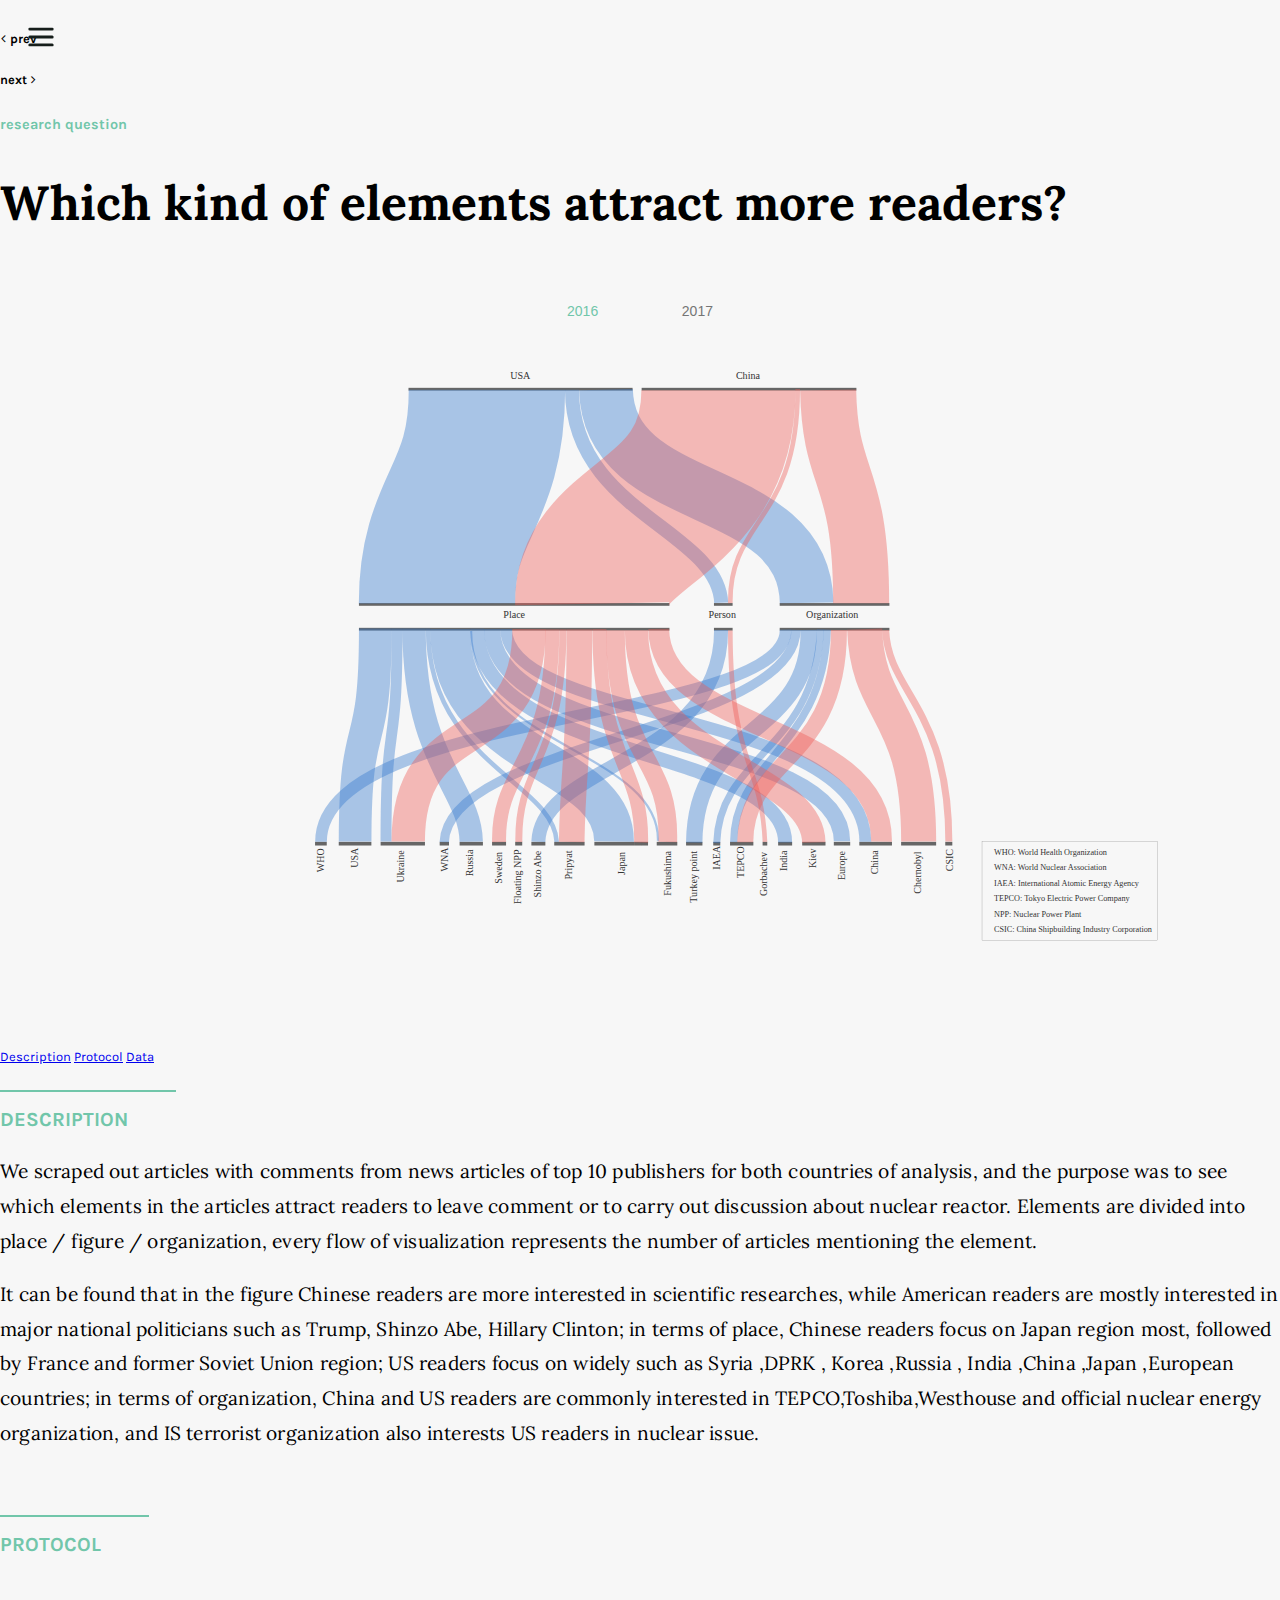
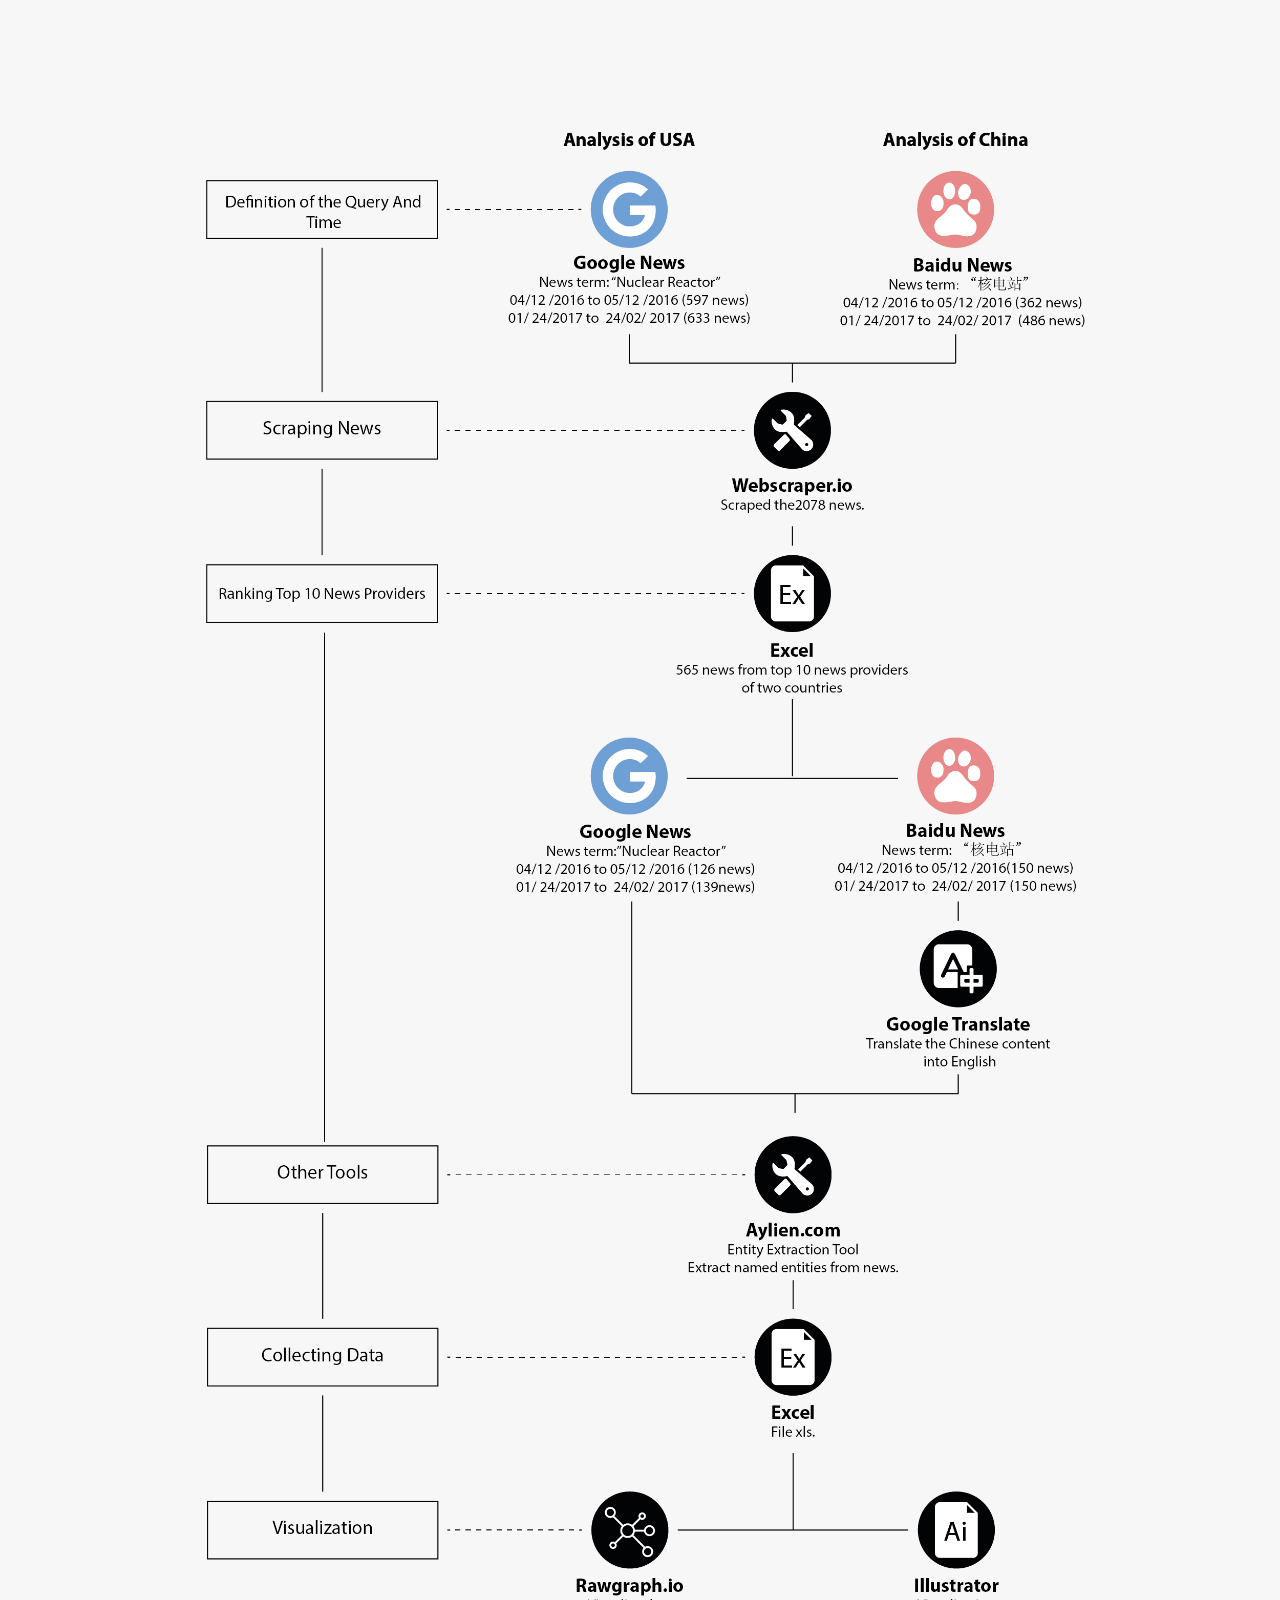
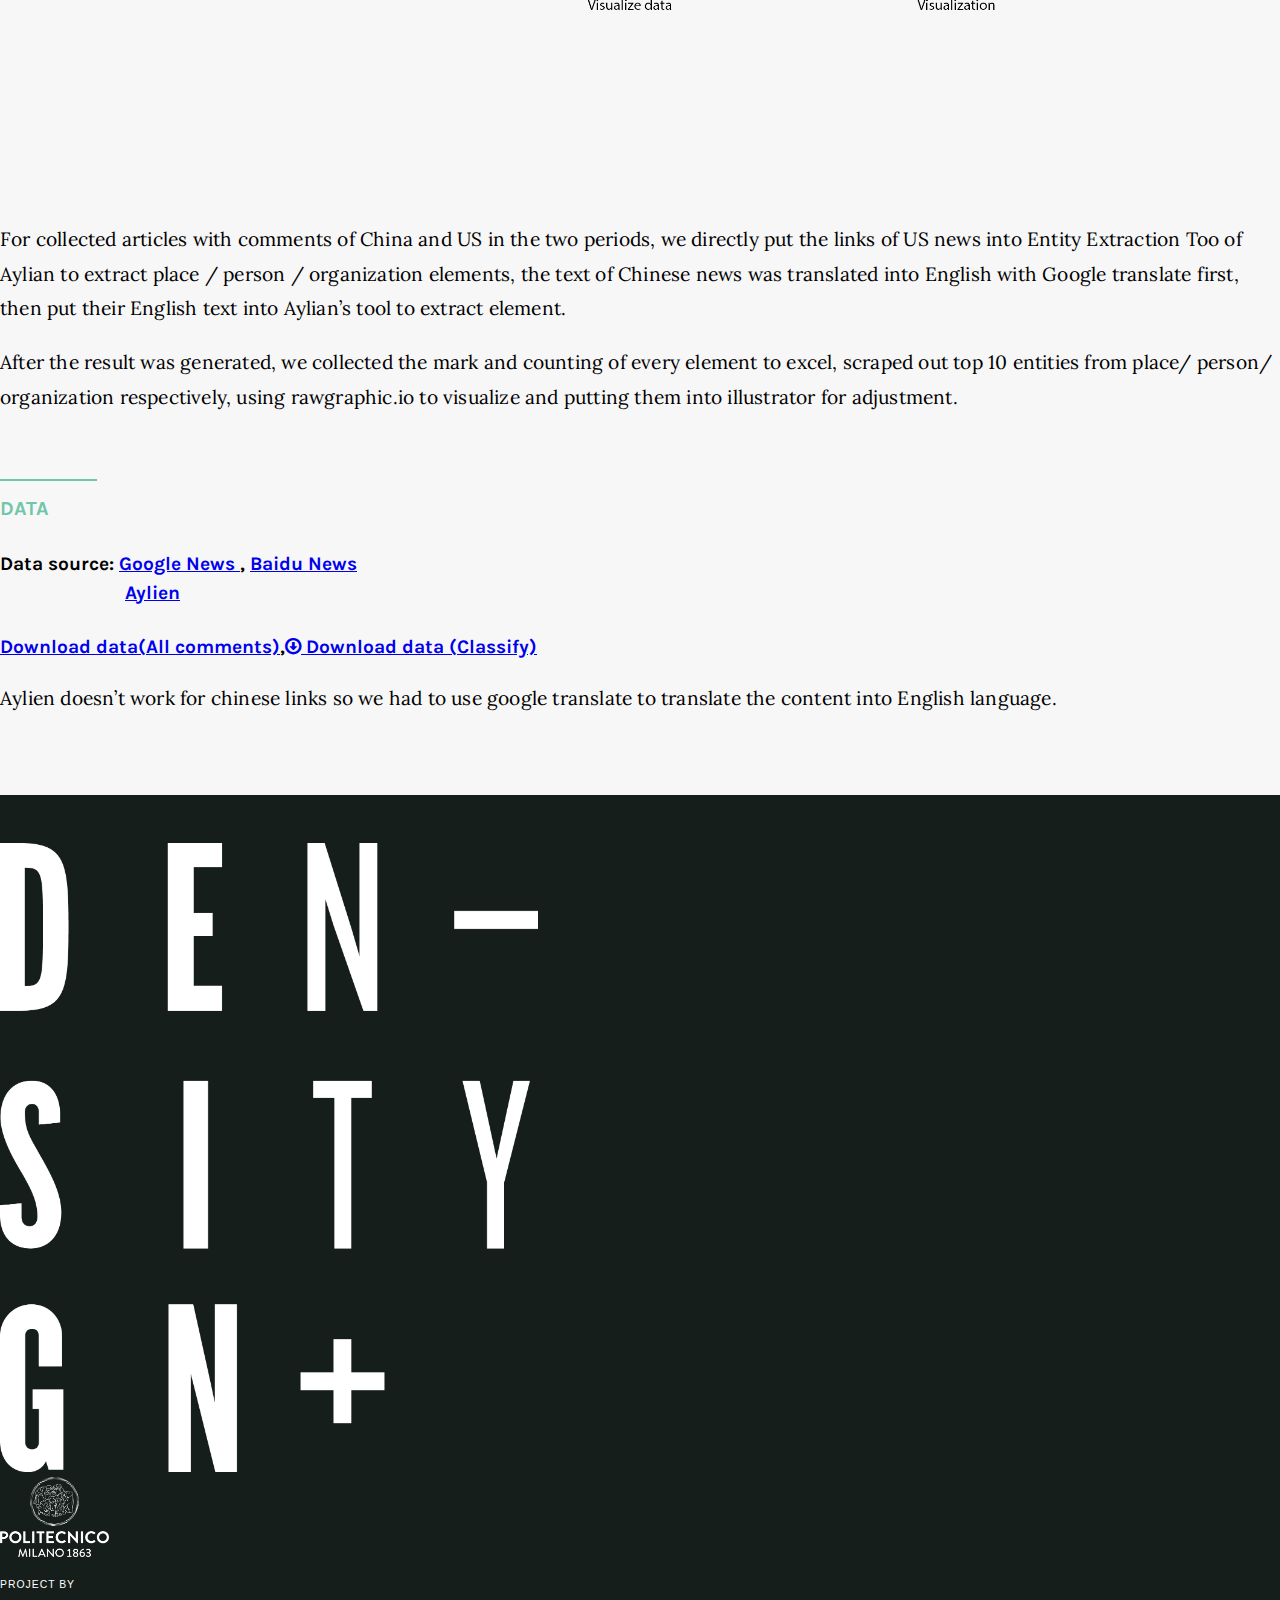
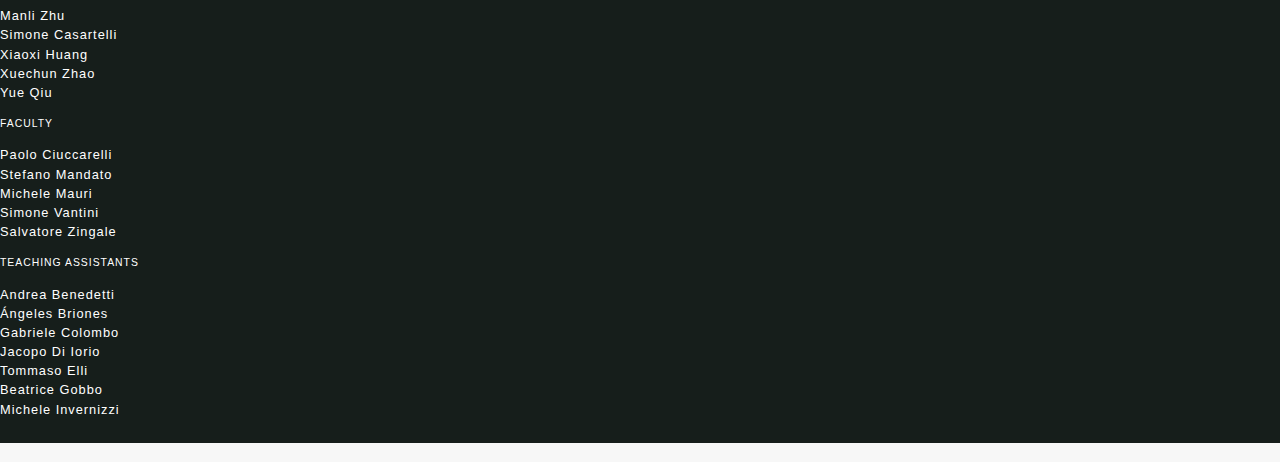
<file: pandora/question8.html>
<!DOCTYPE html>
<html lang="en">

<head>
    <!-- Required meta tags -->
    <meta charset="utf-8">
    <meta name="viewport" content="width=device-width, initial-scale=1, shrink-to-fit=no">
    <title>Research question title</title>

    <!-- Search Engine -->
    <meta name="description" content="Description of your report here. 150 characters for SEO, 200 characters for Twitter and Facebook">
    <meta name="image" content="thumbnail image of your work">
    <!-- Schema.org for Google -->
    <meta itemprop="name" content="Title of your work">
    <meta itemprop="description" content="Description of your report here">
    <meta itemprop="image" content="thumbnail image of your work">
    <!-- Twitter -->
    <meta name="twitter:card" content="summary">
    <meta name="twitter:title" content="Title of your work">
    <meta name="twitter:description" content="Description of your report here">
    <meta name="twitter:site" content="@densitydesign">
    <meta name="twitter:creator" content="your twitter handles here, if any">
    <meta name="twitter:image:src" content="thumbnail image of your work. Maximum dimension: 1024px x 512px; minimum dimension: 440px x 220px">
    <!-- Open Graph general (Facebook, Pinterest & Google+) -->
    <meta name="og:title" content="Title of your work">
    <meta name="og:description" content="Description of your report here">
    <meta name="og:image" content="thumbnail image of your work. Recommended dimension: 1200px x 630px; minimum dimension: 600px x 315px">
    <meta name="og:url" content="url to this page">
    <meta name="og:site_name" content="Title of your work">
    <meta name="og:locale" content="en_US">
    <meta name="og:type" content="website">

    <!-- Fonts -->
    <link href="https://fonts.googleapis.com/css?family=Lora:400,700|Karla:400,700" rel="stylesheet" />
    <link href="https://maxcdn.bootstrapcdn.com/font-awesome/4.7.0/css/font-awesome.min.css" rel="stylesheet" integrity="sha384-wvfXpqpZZVQGK6TAh5PVlGOfQNHSoD2xbE+QkPxCAFlNEevoEH3Sl0sibVcOQVnN" crossorigin="anonymous" />

    <!-- Bootstrap CSS -->
    <link rel="stylesheet" href="https://maxcdn.bootstrapcdn.com/bootstrap/4.0.0-beta/css/bootstrap.min.css" integrity="sha384-/Y6pD6FV/Vv2HJnA6t+vslU6fwYXjCFtcEpHbNJ0lyAFsXTsjBbfaDjzALeQsN6M" crossorigin="anonymous" />
    <!-- Template CSS -->
    <link rel="stylesheet" href="css/template-style.css" />
    <!-- Your custom CSS -->
    <link rel="stylesheet" href="css/style.css" />
</head>

<body data-spy="scroll" data-target="#sidelist" data-offset="160">
    <!-- Research question title and Menu button-->
    <header>
        <div class="container sans-font">
            <div class="row">
                <div class="col-md-10 col-lg-9 ml-auto question-box">
                    <div class="row arrows-container justify-content-end justify-content-md-between">
                        <div class="arrow-left mr-5 mr-md-0">
                            <h5>
                                <i class="fa fa-angle-left" aria-hidden="true"></i>
                                <a>prev</a>
                            </h5>
                        </div>
                        <div class="arrow-right mr-2 mr-sm-0">
                            <h5>
                                <a>next</a>
                                <i class="fa fa-angle-right" aria-hidden="true"></i>
                            </h5>
                        </div>
                    </div>
                    <h5 class="header-subtitle text-uppercase">research question</h5>
                    <h1 class="header-title serif-font"><strong>Which kind of elements attract more readers?</strong></h1>
                </div>
            </div>
        </div>
        <button class="menu-btn">
            <svg xmlns="http://www.w3.org/2000/svg" class="menu-svg icon-visible" x="0px" y="0px" width="32" height="24" viewBox="0 0 32 24">
                <path d="M30 2H2M30 12H2M30 22H2"></path>
            </svg>
            <svg xmlns="http://www.w3.org/2000/svg" class="menu-svg close-icon absolute scaled" x="0px" y="0px" width="32" height="24" viewBox="0 0 32 24">
                <path d="M25.9 21.9L6.1 2.1M25.9 2.1L6.1 21.9"></path>
            </svg>
        </button>
    </header>

    <!-- Sidebar Menu - Don't change the existing URLs, just add new ones if you need more-->
    <nav class="sidebar nav-closed">
        <div class="sidebar-index sans-font">
            <div class="sidebar-home">
                <h4 class="sidebar-title">Countries behaviors on Nuclear Spread</h4>
                <a href="index.html">Introduction</a>
            </div>
            <div class="sidebar-list">
                <h5 class="text-uppercase">Research questions</h5>
                <ul>
                    <li>
                        <a href="question1.html">What are the debates involved in the nuclear power topic in China and USA?</a>
                    </li>
                    <li>
                        <a href="question2.html">Did China and USA have interest about nuclear reactors at the same specific period of time?</a>
                    </li>
                    <li>
                        <a href="question3.html">Is there a relationship between the search index for nuclear reactors and their location?</a>
                    </li>
                    <li>
                        <a href="question4.html">Who reported relevantly news about nuclear reactors in these two countries?</a>
                    </li>
                    <li>
                        <a href="question5.html">What kind of articles are used to talk about nuclear reactors?</a>
                    </li>
                    <li>
                        <a href="question6.html">What are the recurring topics in the news carried out by the Chinese and American media? Is there any relationship?</a>
                    </li>
                    <li>
                        <a href="question7.html">Which kind of images were used by Chinese and American media in these particular times? </a>
                    </li>
                    <li>
                        <a href="question8.html">Which kind of elements attract more readers?</a>
                    </li>
                    <li>
                        <a href="question9.html">What are the emotions of the comments about news in particular time?  </a>
                    </li>
                </ul>
            </div>
        </div>
    </nav>

    <!-- Page Content -->
     <main class="container-fluid">
        <div class="viz-container">
          <div class="cd-slider-nav">
            <nav>
              <span class="cd-marker item-1"></span>
              <ul>
                <li class="selected"><a href="#0"><h6>2016</h6></a></li>
                <li><a href="#0"><h6>2017</h6></a></li>
              </ul>
            </nav> 
          </div> <!-- nav -->
          <ul class="cd-hero-slider">
          <!-- 2016 -->
            <li class="selected">
             
              <div class="cd-full-width first-slide">
                    <div class="col-md-12">
                      <svg version="1.1" xmlns="http://www.w3.org/2000/svg" xmlns:xlink="http://www.w3.org/1999/xlink" x="0px" y="0px"
	 viewBox="0 0 1400 650" style="enable-background:new 0 0 1400 650;" xml:space="preserve">
<style type="text/css">
	.q0{fill:#666666;}
	.q1{fill:#333333;}
	.q2{font-family:'MyriadPro-Regular';}
	.q3{font-size:11px;}
	.q4{font-size:9px;}
	.q5{fill:none;stroke:#666666;stroke-width:0.25;stroke-miterlimit:10;}
	.q6{fill:none;stroke:#3379CC;stroke-width:171.064;stroke-opacity:0.4;}
	.q7{fill:none;stroke:#3379CC;stroke-width:58.7234;stroke-opacity:0.4;}
	.q8{fill:none;stroke:#3379CC;stroke-width:12;stroke-opacity:0.4;}
	.q9{fill:none;stroke:#3379CC;stroke-width:43.4043;stroke-opacity:0.4;}
	.q10{fill:none;stroke:#3379CC;stroke-width:35.7447;stroke-opacity:0.4;}
	.q11{fill:none;stroke:#3379CC;stroke-width:13;stroke-opacity:0.4;}
	.q12{fill:none;stroke:#3379CC;stroke-width:5;stroke-opacity:0.4;}
	.q13{fill:none;stroke:#3379CC;stroke-width:8;stroke-opacity:0.4;}
	.q14{fill:none;stroke:#3379CC;stroke-width:25.5319;stroke-opacity:0.4;}
	.q15{fill:none;stroke:#3379CC;stroke-width:2.426;stroke-opacity:0.4;}
	.q16{fill:none;stroke:#3379CC;stroke-width:17.8723;stroke-opacity:0.4;}
	.q17{fill:none;stroke:#3379CC;stroke-width:15.3191;stroke-opacity:0.4;}
	.q18{fill:none;stroke:#3379CC;stroke-width:12.766;stroke-opacity:0.4;}
	.q19{fill:none;stroke:#3379CC;stroke-width:10.2128;stroke-opacity:0.4;}
	.q20{fill:none;stroke:#3379CC;stroke-width:7.6596;stroke-opacity:0.4;}
	.q21{fill:none;stroke:#ED5B54;stroke-width:168.511;stroke-opacity:0.4;}
	.q22{fill:none;stroke:#ED5B54;stroke-width:61.2766;stroke-opacity:0.4;}
	.q23{fill:none;stroke:#ED5B54;stroke-width:36.511;stroke-opacity:0.4;}
	.q24{fill:none;stroke:#ED5B54;stroke-width:38.2979;stroke-opacity:0.4;}
	.q25{fill:none;stroke:#ED5B54;stroke-width:22.76;stroke-opacity:0.4;}
	.q26{fill:none;stroke:#ED5B54;stroke-width:28;stroke-opacity:0.4;}
	.q27{fill:none;stroke:#ED5B54;stroke-width:17.532;stroke-opacity:0.4;}
	.q28{fill:none;stroke:#ED5B54;stroke-width:25.5319;stroke-opacity:0.4;}
	.q29{fill:none;stroke:#ED5B54;stroke-width:20.4255;stroke-opacity:0.4;}
	.q30{fill:none;stroke:#ED5B54;stroke-width:15.3191;stroke-opacity:0.4;}
	.q31{fill:none;stroke:#ED5B54;stroke-width:7.6596;stroke-opacity:0.4;}
	.q32{fill:none;stroke:#ED5B54;stroke-width:15.32;stroke-opacity:0.4;}
	.q33{fill:none;stroke:#ED5B54;stroke-width:5.1064;stroke-opacity:0.4;}
</style>
<g id="Stable">
	<rect x="852.8" y="282" class="q0" width="120" height="3">
	<title>Organization
47</title>
	</rect>
	<rect x="852.8" y="254.9" class="q0" width="120" height="3">
	<title>Organization
47</title>
	</rect>
	<g>
		<text transform="matrix(1 0 0 1 881.707 271.5459)" class="q1 q2 q3">Organization</text>
	</g>
	<rect x="780.9" y="282" class="q0" width="20.4" height="3">
	<title>Person
8</title>
	</rect>
	<rect x="780.9" y="254.9" class="q0" width="20.4" height="3">
	<title>Person
8</title>
	</rect>
	<g>
		<text transform="matrix(1 0 0 1 774.9955 271.546)" class="q1 q2 q3">Person</text>
	</g>
	<rect x="392.6" y="282" class="q0" width="339.6" height="3">
	<title>Place
133</title>
	</rect>
	<rect x="392.6" y="254.9" class="q0" width="339.6" height="3">
	<title>Place
133</title>
	</rect>
	<g>
		<text transform="matrix(1 0 0 1 550.4971 271.546)" class="q1 q2 q3">Place</text>
	</g>
	<rect x="701.8" y="19.5" class="q0" width="234.9" height="3">
	<title>China
92</title>
	</rect>
	<g>
		<text transform="matrix(1 0 0 1 804.9138 10.0412)" class="q1 q2 q3">China</text>
	</g>
	<rect x="446.8" y="19.5" class="q0" width="245.1" height="3">
	<title>USA
96</title>
	</rect>
	<g>
		<text transform="matrix(1 0 0 1 558.0292 10.0416)" class="q1 q2 q3">USA</text>
	</g>
	<rect x="985.6" y="516.1" class="q0" width="38.3" height="4">
	<title>Chernobyl
15</title>
	</rect>
	<text transform="matrix(0 -1 1 0 1007.3976 572.9157)" class="q1 q2 q3">Chernobyl</text>
	<rect x="939.9" y="516.1" class="q0" width="35.7" height="4">
	<title>China
14</title>
	</rect>
	<text transform="matrix(0 -1 1 0 960.3771 551.6413)" class="q1 q2 q3">China</text>
	<rect x="1033.9" y="516.1" class="q0" width="7.7" height="4">
	<title>CSIC (China Shipbuilding Industry Corporation)
3</title>
	</rect>
	<text transform="matrix(0 -1 1 0 1041.8762 548.32)" class="q1 q2 q3">CSIC </text>
	<rect x="912" y="516.1" class="q0" width="17.9" height="4">
	<title>Europe
7</title>
	</rect>
	<text transform="matrix(0 -1 1 0 924.5684 557.8679)" class="q1 q2 q3">Europe</text>
	<rect x="718.3" y="516.1" class="q0" width="22.5" height="4">
	<title>Fukushima, Japan
8</title>
	</rect>
	<text transform="matrix(0 -1 1 0 734.4203 574.9841)" class="q1 q2 q3">Fukushima</text>
	<rect x="834.1" y="516.1" class="q0" width="5.1" height="4">
	<title>Gorbachev
2</title>
	</rect>
	<text transform="matrix(0 -1 1 0 839.2686 575.4128)" class="q1 q2 q3">Gorbachev</text>
	<rect x="780.1" y="516.1" class="q0" width="7.7" height="4">
	<title>IAEA
3</title>
	</rect>
	<text transform="matrix(0 -1 1 0 787.0704 546.6813)" class="q1 q2 q3">IAEA</text>
	<rect x="851.1" y="516.1" class="q0" width="15.3" height="4">
	<title>India 
6</title>
	</rect>
	<text transform="matrix(0 -1 1 0 861.3065 548.1003)" class="q1 q2 q3">India</text>
	<rect x="650.1" y="516.1" class="q0" width="43.4" height="4">
	<title>Japan
17</title>
	</rect>
	<text transform="matrix(0 -1 1 0 683.0867 552.2136)" class="q1 q2 q3">Japan</text>
	<rect x="701.1" y="516.1" class="q0" width="7.7" height="4">
	<title>Kagoshima,Japan
3</title>
	</rect>
	<rect x="877.4" y="516.1" class="q0" width="25.5" height="4">
	<title>Kiev 
10</title>
	</rect>
	<text transform="matrix(0 -1 1 0 892.4578 544.6237)" class="q1 q2 q3">Kiev</text>
	<rect x="693.5" y="516.1" class="q0" width="7.7" height="4">
	<title>Kumamoto,Japan
3</title>
	</rect>
	<rect x="606.2" y="516.1" class="q0" width="33.2" height="4">
	<title>Pripyat
13</title>
	</rect>
	<text transform="matrix(0 -1 1 0 625.7699 557.2849)" class="q1 q2 q3">Pripyat</text>
	<rect x="798.5" y="516.1" class="q0" width="25.5" height="4">
	<title>Russia
10</title>
	</rect>
	<text transform="matrix(0 -1 1 0 517.7418 553.7429)" class="q1 q2 q3">Russia</text>
	<rect x="581.2" y="516.1" class="q0" width="15.3" height="4">
	<title>Shinzo Abe 
6</title>
	</rect>
	<text transform="matrix(0 -1 1 0 591.6494 576.8532)" class="q1 q2 q3">Shinzo Abe</text>
	<rect x="563.5" y="516.1" class="q0" width="7.7" height="4">
	<title>South China Sea floating nuclear power plant
3</title>
	</rect>
	<text transform="matrix(0 -1 1 0 570.1611 583.9811)" class="q1 q2 q3">Floating NPP</text>
	<rect x="538.2" y="516.1" class="q0" width="15.3" height="4">
	<title>Sweden
6</title>
	</rect>
	<text transform="matrix(0 -1 1 0 548.6708 561.8278)" class="q1 q2 q3">Sweden</text>
	<rect x="502.7" y="516.1" class="q0" width="25.5" height="4">
	<title>TEPCO
10</title>
	</rect>
	<text transform="matrix(0 -1 1 0 814.0781 555.6354)" class="q1 q2 q3">TEPCO</text>
	<rect x="750.4" y="516.1" class="q0" width="17.9" height="4">
	<title>Turkey point
7</title>
	</rect>
	<text transform="matrix(0 -1 1 0 761.8632 582.6071)" class="q1 q2 q3">Turkey point</text>
	<rect x="416.3" y="516.1" class="q0" width="48.5" height="4">
	<title>Ukraine
19</title>
	</rect>
	<text transform="matrix(0 -1 1 0 442.3525 560.6725)" class="q1 q2 q3">Ukraine</text>
	<rect x="370.5" y="516.1" class="q0" width="35.7" height="4">
	<title>United States
14</title>
	</rect>
	<text transform="matrix(0 -1 1 0 391.2255 544.4489)" class="q1 q2 q3">USA</text>
	<rect x="344.6" y="516.1" class="q0" width="12.8" height="4">
	<title>world health organization
5</title>
	</rect>
	<text transform="matrix(0 -1 1 0 354.0903 549.2331)" class="q1 q2 q3">WHO</text>
	<rect x="480.9" y="516.1" class="q0" width="10.2" height="4">
	<title>World Nuclear Association
4</title>
	</rect>
	<text transform="matrix(0 -1 1 0 489.593 548.4528)" class="q1 q2 q3">WNA</text>
	<g>
		<g>
			<text transform="matrix(1 0 0 1 1087.1387 530.116)" class="q1 q2 q4">WHO: World Health Organization</text>
		</g>
		<g>
			<text transform="matrix(1 0 0 1 1087.1392 547.1239)" class="q1 q2 q4">WNA: World Nuclear Association</text>
		</g>
		<g>
			<text transform="matrix(1 0 0 1 1087.1392 564.1312)" class="q1 q2 q4">IAEA: International Atomic Energy Agency</text>
		</g>
		<g>
			<text transform="matrix(1 0 0 1 1087.1394 581.1383)" class="q1 q2 q4">TEPCO: Tokyo Electric Power Company</text>
		</g>
		<g>
			<text transform="matrix(1 0 0 1 1087.1394 598.1451)" class="q1 q2 q4">NPP: Nuclear Power Plant</text>
		</g>
		<g>
			<text transform="matrix(1 0 0 1 1087.1389 615.1527)" class="q1 q2 q4">CSIC: China Shipbuilding Industry Corporation</text>
		</g>
	</g>
	<rect x="1074.1" y="515.9" class="q5" width="192" height="108"/>
</g>
<g id="countries">
<g id="USA" class="country">
	<g>
		<path class="q6" d="M532.6,21.5c0,120.5-54.8,126-54.6,233.8		">
<title>67</title>
		</path>
		<path class="q7" d="M662.8,21.5c3,132,217.1,98.6,219.5,233.2		">
<title>23</title>
		</path>
		<path class="q8" d="M434.3,282.7c0,146.2-12.1,86.8-12.1,233.1		">
<title>19</title>
		</path>
		<path class="q9" d="M492.3,283.2c0,146.2,180.3,141.1,179.3,232.6		">
<title>17</title>
		</path>
		<path class="q10" d="M410.5,282.8c0,146.2-22.1,86.6-22.1,232.8		">
<title>14</title>
		</path>
		<path class="q11" d="M553.6,283.2c0.8,104.5,392.9,86.6,392.9,232.9		">
<title>14</title>
		</path>
		<path class="q12" d="M468.2,282.7c0,146.2,137.7,168.4,140.7,233.4		">
<title>13</title>
		</path>
		<path class="q13" d="M904.8,284C900.6,413.6,803,425.8,802.5,516.3		">
<title>10</title>
		</path>
		<path class="q14" d="M452.9,282.8c0,146.2,61.5,174.5,62.5,233		">
<title>10</title>
		</path>
		<path class="q15" d="M515.3,285.5c-1.5,125,207,131.2,204.3,229.5		">
<title>8</title>
		</path>
		<path class="q16" d="M884.5,284.3c1.8,117.4-124.1,100.5-125.2,232.6		">
<title>7</title>
		</path>
		<path class="q16" d="M538.2,283.2c0.4,132.1,383,112.2,382.7,232.2		">
<title>7</title>
		</path>
		<path class="q17" d="M625.6,21.7c0.2,133.8,160.2,153.8,163.2,232.9		">
<title>6</title>
		</path>
		<path class="q17" d="M521.8,283.1c0,146.2,337.5,128.8,336.9,233.7		">
<title>6</title>
		</path>
		<path class="q17" d="M788.7,284.3c0,146.2-196.9,144.5-199.9,231.7		">
<title>6</title>
		</path>
		<path class="q18" d="M859.2,284c2.3,102.4-508.1,85.6-508.1,231.9		">
<title>5</title>
		</path>
		<path class="q19" d="M870.6,284.3c-1.7,109.9-381.2,122.5-384.7,232.2		">
<title>4</title>
		</path>
		<path class="q20" d="M897.3,283.8C891.8,416.9,786.9,420,783.9,517.5		">
<title>3</title>
		</path>
	</g>
</g>
<g id="CHINA" class="country">
	<g>
		<path class="q21" d="M785.8,22.1c0,146.2-139.9,141.8-138.1,233.6		">
<title>66</title>
		</path>
		<path class="q22" d="M905.8,21.8c2,104,36.1,86.9,36.1,233.2		">
<title>24</title>
		</path>
		<path class="q23" d="M578.6,283.4c0,146.2-132.1,86-132.1,232.3		">
<title>19</title>
		</path>
		<path class="q24" d="M945.7,283.5c3.4,95.7,59.1,86.1,59.1,232.3		">
<title>15</title>
		</path>
		<path class="q25" d="M720.5,283.1c1,116,244.9,102,243.7,232.7		">
<title>14</title>
		</path>
		<path class="q26" d="M633.7,283.6c0,146.2-6.9,145.9-8.4,232.6		">
<title>13</title>
		</path>
		<path class="q27" d="M917.6,284.5c0,146.2-102.2,138-102.5,232		">
<title>10</title>
		</path>
		<path class="q28" d="M696.2,284.6c0,146.2,193,151.2,193.9,232.2		">
<title>10</title>
		</path>
		<path class="q29" d="M673.2,284.7c0,146.2,60,133.4,57.2,231.6		">
<title>8</title>
		</path>
		<path class="q30" d="M604.1,283.6c0,146.2-60.2,149.8-58.2,232.8		">
<title>6</title>
		</path>
		<path class="q31" d="M968.7,284.6c2.8,68.2,69.1,85,69.1,231.2		">
<title>3</title>
		</path>
		<path class="q31" d="M615.7,283.6c0,146.2-49.7,146.3-48.2,232.7		">
<title>3</title>
		</path>
		<path class="q32" d="M655.6,283.2c0,146.2,47.3,148.5,45.6,233.6		">
<title>3</title>
		</path>
		<path class="q33" d="M872.5,20.8c0,146.2-75.1,141.6-73.7,234.2		">
<title>2</title>
		</path>
		<path class="q33" d="M798.8,284.8c0,146.2,34.1,143.9,37.9,231.4		">
<title>2</title>
		</path>
	</g>
</g>
</g>
</svg>  
                    </div>                  
              </div>
            </li>
          <!-- 2017 -->
            <li>
              <div class="cd-half-width second-slide">   
                    <div class="col-md-12">
                    <svg version="1.1" xmlns="http://www.w3.org/2000/svg" xmlns:xlink="http://www.w3.org/1999/xlink" x="0px" y="0px"
	 viewBox="0 0 1400 670.3" style="enable-background:new 0 0 1400 670.3;" xml:space="preserve">
<style type="text/css">
	.w0{fill:#FF0043;}
	.w1{fill:#666666;}
	.w2{fill:#333333;}
	.w3{font-family:'MyriadPro-Regular';}
	.w4{font-size:11px;}
	.w5{fill:#666666;stroke:#666666;stroke-width:0.7746;stroke-miterlimit:10;}
	.w6{font-size:9px;}
	.w7{fill:none;stroke:#666666;stroke-width:0.3027;stroke-miterlimit:10;}
	.w8{fill:none;stroke:#3379CC;stroke-width:124.615;stroke-opacity:0.4;}
	.w9{fill:none;stroke:#3379CC;stroke-width:14;stroke-opacity:0.4;}
	.w10{fill:none;stroke:#3379CC;stroke-width:34.6154;stroke-opacity:0.4;}
	.w11{fill:none;stroke:#3379CC;stroke-width:30;stroke-opacity:0.4;}
	.w12{fill:none;stroke:#3379CC;stroke-width:27.6923;stroke-opacity:0.4;}
	.w13{fill:none;stroke:#3379CC;stroke-width:18.4615;stroke-opacity:0.4;}
	.w14{fill:none;stroke:#3379CC;stroke-width:8;stroke-opacity:0.4;}
	.w15{fill:none;stroke:#3379CC;stroke-width:11.5385;stroke-opacity:0.4;}
	.w16{fill:none;stroke:#3379CC;stroke-width:9.2308;stroke-opacity:0.4;}
	.w17{fill:none;stroke:#3379CC;stroke-width:6.9231;stroke-opacity:0.4;}
	.w18{fill:none;stroke:#ED5B54;stroke-width:115.385;stroke-opacity:0.4;}
	.w19{fill:none;stroke:#ED5B54;stroke-width:108.462;stroke-opacity:0.4;}
	.w20{fill:none;stroke:#ED5B54;stroke-width:76.1538;stroke-opacity:0.4;}
	.w21{fill:none;stroke:#ED5B54;stroke-width:53.0769;stroke-opacity:0.4;}
	.w22{fill:none;stroke:#ED5B54;stroke-width:20.615;stroke-opacity:0.4;}
	.w23{fill:none;stroke:#ED5B54;stroke-width:10.462;stroke-opacity:0.4;}
	.w24{fill:none;stroke:#ED5B54;stroke-width:13.8462;stroke-opacity:0.4;}
	.w25{fill:none;stroke:#ED5B54;stroke-width:11.5385;stroke-opacity:0.4;}
	.w26{fill:none;stroke:#ED5B54;stroke-width:6.9231;stroke-opacity:0.4;}
	.w27{fill:none;stroke:#ED5B54;stroke-width:4.6154;stroke-opacity:0.4;}
	.w28{fill:none;stroke:#ED5B54;stroke-opacity:0.4;}
</style>
<g id="STABLE">
	<rect x="2346" y="553.2" class="w0" width="10" height="9.6"/>
	<rect x="798.1" y="280.6" class="w1" width="145.4" height="3">
	<title>Organization
63</title>
	</rect>
	<rect x="712.6" y="280.6" class="w1" width="41.5" height="3">
	<title>Person
18</title>
	</rect>
	<rect x="430.5" y="280.6" class="w1" width="231.6" height="3">
	<title>Place
101</title>
	</rect>
	<rect x="798.1" y="254.6" class="w1" width="145.4" height="3">
	<title>Organization
63</title>
	</rect>
	<rect x="712.6" y="254.6" class="w1" width="41.5" height="3">
	<title>Person
18</title>
	</rect>
	<rect x="430.5" y="254.6" class="w1" width="232.3" height="3">
	<title>Place
101</title>
	</rect>
	<rect x="666.8" y="19.1" class="w1" width="237.7" height="3">
	<title>China
103</title>
	</rect>
	<rect x="474.5" y="19.1" class="w1" width="182.3" height="3">
	<title>USA
79</title>
	</rect>
	<rect x="1025.9" y="515.3" class="w1" width="4.6" height="3">
	<title>AVENA
2</title>
	</rect>
	<text transform="matrix(0 -1 1 0 1032.1108 558.0766)" class="w2 w3 w4">AVENA</text>
	<rect x="1011.3" y="515.3" class="w1" width="4.6" height="3">
	<title>CGN
2</title>
	</rect>
	<text transform="matrix(0 -1 1 0 1018.1234 546.9008)" class="w2 w3 w4">CGN</text>
	<rect x="751.1" y="515.3" class="w1" width="34.6" height="3">
	<title>China
15</title>
	</rect>
	<text transform="matrix(0 -1 1 0 771.5131 552.8735)" class="w2 w3 w4">China</text>
	<rect x="937.6" y="515.3" class="w1" width="4.6" height="3">
	<title>Chinese Embassy in Japan
2</title>
	</rect>
	<text transform="matrix(0 -1 1 0 943.3456 645.7006)" class="w2 w3 w4">Chinese Embassy in Japan</text>
	<rect x="918.5" y="515.3" class="w1" width="9.2" height="3">
	<title>Clinton
4</title>
	</rect>
	<text transform="matrix(0 -1 1 0 926.2999 553.6762)" class="w2 w3 w4">Clinton</text>
	<rect x="994.4" y="515.3" class="w1" width="6.9" height="3">
	<title>CNNP
3</title>
	</rect>
	<text transform="matrix(0 -1 1 0 1002.1027 553.1157)" class="w2 w3 w4">CNNP</text>
	<rect x="903.9" y="515.3" class="w1" width="4.6" height="3">
	<title>Dalian Teikoku Canned Motor Pump Co
2</title>
	</rect>
	<text transform="matrix(0 -1 1 0 910.3762 561.6401)" class="w2 w3 w4">Teikoku</text>
	<rect x="886.9" y="515.3" class="w1" width="6.9" height="3">
	<title>Flamanville Nuclear Power Plant
3</title>
	</rect>
	<text transform="matrix(0 -1 1 0 893.4814 599.7543)" class="w2 w3 w4">Flamanville NPP</text>
	<rect x="865" y="515.3" class="w1" width="11.5" height="3">
	<title>France 
5</title>
	</rect>
	<text transform="matrix(0 -1 1 0 873.8755 556.8012)" class="w2 w3 w4">France</text>
	<rect x="367.8" y="515.3" class="w1" width="76.2" height="3">
	<title>Fukushima, Japan
33</title>
	</rect>
	<text transform="matrix(0 -1 1 0 407.9829 576.2153)" class="w2 w3 w4">Fukushima</text>
	<rect x="731.6" y="515.3" class="w1" width="9.2" height="3">
	<title>India
4</title>
	</rect>
	<text transform="matrix(0 -1 1 0 739.3696 549.3315)" class="w2 w3 w4">India</text>
	<rect x="712.9" y="515.3" class="w1" width="9.2" height="3">
	<title>Iraq
4</title>
	</rect>
	<text transform="matrix(0 -1 1 0 720.6527 544.184)" class="w2 w3 w4">Iraq</text>
	<rect x="977.3" y="515.3" class="w1" width="6.9" height="3">
	<title>ISIS
3</title>
	</rect>
	<text transform="matrix(0 -1 1 0 984.9582 542.5121)" class="w2 w3 w4">ISIS</text>
	<rect x="698.3" y="515.3" class="w1" width="4.6" height="3">
	<title>Japan Ground Self-Defense Force
2</title>
	</rect>
	<text transform="matrix(0 -1 1 0 705.729 555.6899)" class="w2 w3 w4">JGSDF</text>
	<polygon class="w5" points="688,515.3 688,518.3 688,518.3 	">
	<title>Kyushu Electric Power
0</title>
	</polygon>
	<text transform="matrix(0 -1 1 0 691.0785 626.6274)" class="w2 w3 w4">Kyushu Electric Power</text>
	<rect x="668" y="515.3" class="w1" width="9.2" height="3">
	<title>N.korea
4</title>
	</rect>
	<text transform="matrix(0 -1 1 0 675.7758 562.2231)" class="w2 w3 w4">N.Korea</text>
	<rect x="639.5" y="515.3" class="w1" width="18.5" height="3">
	<title>Russia
8</title>
	</rect>
	<text transform="matrix(0 -1 1 0 651.9301 554.975)" class="w2 w3 w4">Russia</text>
	<rect x="620.1" y="515.3" class="w1" width="9.2" height="3">
	<title>S.Korea
4</title>
	</rect>
	<text transform="matrix(0 -1 1 0 627.9144 560.4086)" class="w2 w3 w4">S.Korea</text>
	<rect x="603.4" y="515.3" class="w1" width="6.9" height="3">
	<title>Shinzo Abe 
3</title>
	</rect>
	<text transform="matrix(0 -1 1 0 610.0082 578.0844)" class="w2 w3 w4">Shinzo Abe</text>
	<rect x="581.9" y="515.3" class="w1" width="11.5" height="3">
	<title>South Carolina
5</title>
	</rect>
	<text transform="matrix(0 -1 1 0 589.7777 593.7817)" class="w2 w3 w4">South Carolina</text>
	<rect x="348.1" y="515.3" class="w1" width="9.2" height="3">
	<title>syria
4</title>
	</rect>
	<text transform="matrix(0 -1 1 0 354.8208 548.4399)" class="w2 w3 w4">Syria</text>
	<rect x="795.2" y="515.3" class="w1" width="61.5" height="3">
	<title>TEPCO
23</title>
	</rect>
	<text transform="matrix(0 -1 1 0 829.9043 556.8657)" class="w2 w3 w4">TEPCO</text>
	<rect x="521.1" y="515.3" class="w1" width="6.9" height="3">
	<title>Toshiba
3</title>
	</rect>
	<rect x="528" y="515.3" class="w1" width="13.8" height="3">
	<title>TOSHIBA
6</title>
	</rect>
	<text transform="matrix(0 -1 1 0 534.1155 567.0746)" class="w2 w3 w4">TOSHIBA</text>
	<rect x="499" y="515.3" class="w1" width="11.5" height="3">
	<title>Trump
5</title>
	</rect>
	<text transform="matrix(0 -1 1 0 507.9341 556.4702)" class="w2 w3 w4">Trump</text>
	<rect x="552.2" y="515.3" class="w1" width="18.5" height="3">
	<title>US Nuclear Electronics Westinghouse(WH)
8</title>
	</rect>
	<text transform="matrix(0 -1 1 0 564.6293 542.8852)" class="w2 w3 w4">WH</text>
	<rect x="453.9" y="515.3" class="w1" width="34.6" height="3">
	<title>USA
15</title>
	</rect>
	<text transform="matrix(0 -1 1 0 473.3384 545.6801)" class="w2 w3 w4">USA</text>
	<rect x="952.9" y="515.3" class="w1" width="13.8" height="3">
	<title>Wang Yiren
6</title>
	</rect>
	<text transform="matrix(0 -1 1 0 962.9501 578.2172)" class="w2 w3 w4">Wang Yiren</text>
	<text transform="matrix(1 0 0 1 839.3814 272.5894)" class="w2 w3 w4">Organization</text>
	<text transform="matrix(1 0 0 1 715.6679 272.5894)" class="w2 w3 w4">Person</text>
	<text transform="matrix(1 0 0 1 532.6687 272.5894)" class="w2 w3 w4">Place</text>
	<g>
		<text transform="matrix(1 0 0 1 768.5822 9.5854)" class="w2 w3 w4">China</text>
	</g>
	<g>
		<text transform="matrix(1 0 0 1 555.6974 9.5854)" class="w2 w3 w4">USA</text>
	</g>
	<g>
		<g>
			<text transform="matrix(1 0 0 1 1083.7117 528.7757)" class="w2 w3 w6">WH: US Nuclear Electronics Westinghouse</text>
		</g>
		<g>
			<text transform="matrix(1 0 0 1 1083.7122 547.9248)" class="w2 w3 w6">JGSDF: Japan Ground Self-Defense Force</text>
		</g>
		<g>
			<text transform="matrix(1 0 0 1 1083.7122 567.0726)" class="w2 w3 w6">Teikoku: Dalian Teikoku Canned Motor Pump Co</text>
		</g>
		<g>
			<text transform="matrix(1 0 0 1 1083.7122 586.2212)" class="w2 w3 w6">Wang Yiren: Director of IAEA(China)</text>
		</g>
		<g>
			<text transform="matrix(1 0 0 1 1083.7124 605.3701)" class="w2 w3 w6">CNNP: China National Nuclear Power Co Ltd </text>
		</g>
		<g>
			<text transform="matrix(1 0 0 1 1083.7124 624.5182)" class="w2 w3 w6">CGN: China General Nuclear Power Group</text>
		</g>
		<g>
			<text transform="matrix(1 0 0 1 1083.7124 643.6664)" class="w2 w3 w6">NPP: Nuclear power plant</text>
		</g>
		<g>
			<text transform="matrix(1 0 0 1 1083.7119 662.8154)" class="w2 w3 w6">TEPCO: Tokyo Electric Power Company</text>
		</g>
		<rect x="1075.7" y="514.6" class="w7" width="192" height="158.3"/>
	</g>
</g>
<g id="countries">
<g id="USA2" class="country">
	<g>
		<g>
			<path class="w8" d="M536.8,22.1c0,116.2-44.1,116.2-44.1,232.5			">
<title>54</title>
			</path>
			<path class="w9" d="M547.4,283.3c0,116.2,211.1,116.8,211.1,233			">
<title>15</title>
			</path>
			<path class="w10" d="M456.9,283.4c0,116.2,14.4,115.6,14.4,231.9			">
<title>15</title>
			</path>
			<path class="w11" d="M641.8,22.1c0,116.2,171.4,116.2,171.4,232.5			">
<title>13</title>
			</path>
			<path class="w12" d="M613,22.1c0,116.2,113.5,116.2,113.5,232.5			">
<title>12</title>
			</path>
			<path class="w13" d="M503.9,283.2c0,116.2,144.8,116,144.8,232.3			">
<title>8</title>
			</path>
			<path class="w14" d="M809.1,283.6c0,116.2-252.8,115.6-252.8,231.9			">
<title>8</title>
			</path>
			<path class="w15" d="M718.4,283.6c0,116.2-213.5,115.9-213.5,232.2			">
<title>5</title>
			</path>
			<path class="w15" d="M479.7,283.6c0,116.2,107.9,115.7,107.9,232			">
<title>5</title>
			</path>
			<path class="w16" d="M817.7,283.6c0,116.2-17.9,116.7-17.9,232.9			">
<title>4</title>
			</path>
			<path class="w16" d="M526.9,283.5c0,116.2,190.6,116.4,190.6,232.6			">
<title>4</title>
			</path>
			<path class="w16" d="M536,283.3c0,116.2,200.2,116.4,200.2,232.6			">
<title>4</title>
			</path>
			<path class="w16" d="M735.7,283.5c0,116.2,187.4,115.7,187.4,231.9			">
<title>4</title>
			</path>
			<path class="w16" d="M517.7,283.6c0,116.2,155,116.8,155,233			">
<title>4</title>
			</path>
			<path class="w16" d="M490.1,283.5c0,116.2,134.7,115.8,134.7,232			">
<title>4</title>
			</path>
			<path class="w16" d="M435.2,283.3c0,116.2-82.5,116-82.5,232.2			">
<title>4</title>
			</path>
			<path class="w17" d="M727.7,283.3c0,116.2-120.9,116.7-120.9,232.9			">
<title>3</title>
			</path>
			<path class="w17" d="M801.7,283.5c0,116.2-277.1,115.6-277.1,231.8			">
<title>3</title>
			</path>
		</g>
		<path class="w17" d="M825.7,283.6c0,116.2,155.1,115.4,155.1,231.7		">
<title>3</title>
		</path>
	</g>
</g>
<g id="CHINA2"  class="country">
	<g>
		<path class="w18" d="M846.8,22c0,116.3,39,116.2,39,232.4		">
<title>50</title>
		</path>
		<path class="w19" d="M721,22c0,116.3-112.3,116.3-112.3,232.6		">
<title>47</title>
		</path>
		<path class="w20" d="M592.5,282.8c0,116.2-186.6,117.4-186.6,233.7		">
<title>33</title>
		</path>
		<path class="w21" d="M885.1,283.5c0,116.2-55,115.6-55,231.9		">
<title>23</title>
		</path>
		<path class="w22" d="M640.2,282.3c0,116.2,135.2,117.7,135.2,233.9		">
<title>15</title>
		</path>
		<path class="w23" d="M847.9,283.4c-0.6,137.8-280.3,131.8-282.3,231.8		">
<title>8</title>
		</path>
		<path class="w24" d="M835.8,283.3c0,116.2-300.8,115.6-300.8,231.8		">
<title>6</title>
		</path>
		<path class="w24" d="M782.2,22c0,116.3-35,116.3-35,232.5		">
<title>6</title>
		</path>
		<path class="w24" d="M747.2,283.4c0,116.2,212.6,115.5,212.6,231.7		">
<title>6</title>
		</path>
		<path class="w25" d="M656.3,283.3c0,116.2,214.5,115.6,214.5,231.9		">
<title>5</title>
		</path>
		<path class="w26" d="M930.9,283c0,116.2,67,115.9,67,232.1		">
<title>3</title>
		</path>
		<path class="w26" d="M914.7,283.5c0,116.2-24.4,115.4-24.4,231.7		">
<title>3</title>
		</path>
		<path class="w27" d="M856.5,283.2c0,116.2-155.9,115.9-155.9,232.1		">
<title>2</title>
		</path>
		<path class="w27" d="M920.5,283.5c0,116.2-14.3,116.3-14.3,232.5		">
<title>2</title>
		</path>
		<path class="w27" d="M941.2,282.1c0,116.2,87,116.7,87,233		">
<title>2</title>
		</path>
		<path class="w27" d="M936.6,283.4c0,116.2,77,115.5,77,231.8		">
<title>2</title>
		</path>
		<path class="w27" d="M925.1,283.4c0,116.2,14.8,115.5,14.8,231.7		">
<title>2</title>
		</path>
		<path class="w28" d="M853.7,283.4c0,116.2-165.7,116-165.7,232.2		">
<title>0</title>
		</path>
	</g>
</g>
</g>
</svg>
                    </div>
              </div>
            </li>
          </ul> 

        </div>
     </main>
        
        
        
        
         <article class="container">
         <div class="row">
            <!-- Side scrolling menu -->
            <div id="sidelist" class="col-md-3 text-uppercase d-none d-md-block sans-font">
                <div class="list-group">
                    <a class="list-group-item list-group-item-action smooth-scroll" href="#description"><span>Description</span></a>
                    <a class="list-group-item list-group-item-action smooth-scroll" href="#protocol"><span>Protocol</span></a>
                    <a class="list-group-item list-group-item-action smooth-scroll" href="#data"><span>Data</span></a>
                </div>
            </div>

            <!-- Text content -->
            <div class="col-md-9 article-content serif-font">
                <!-- Description -->
                <div class="section-content" id="description">
                    <h3 class="sans-font"><span>Description</span></h3>
                    <p>We scraped out articles with comments from news articles of top 10 publishers for both countries of analysis, and the purpose was to see which elements in the articles attract readers to leave comment or to carry out discussion about nuclear reactor. Elements are divided into place / figure / organization, every flow of visualization represents the number of articles mentioning the element.
                    </p>
                 
                  <p>  
                    It can be found that in the figure Chinese readers are more interested in scientific researches, while American readers are mostly interested in major national politicians such as Trump, Shinzo Abe, Hillary Clinton; in terms of place, Chinese readers focus on Japan region most, followed by France and former Soviet Union region; US readers focus on widely such as Syria ,DPRK , Korea ,Russia , India ,China ,Japan ,European countries; in terms of organization, China and US readers are commonly interested in TEPCO,Toshiba,Westhouse and official nuclear energy organization, and IS terrorist organization also interests US readers in nuclear issue. </p>
</div>

                <!-- Protocol -->
                <div class="section-content" id="protocol">
                    <h3 class="sans-font"><span>Protocol</span></h3>
                    <img class="protocol-diagram" src="assets/protocol/8questionprotocol.png"/>
                    <p>
                  For collected articles with comments of China and US in the two periods, we directly put the links of US news into Entity Extraction Too of Aylian to extract place / person / organization elements, the text of Chinese news was translated into English with Google translate first, then put their English text into Aylian’s tool to extract element.</p> <p>
                 After the result was generated, we collected the mark and counting of every element to excel, scraped out top 10 entities from place/ person/ organization respectively, using rawgraphic.io to visualize and putting them into illustrator for adjustment. </p>
                </div>

                <!-- Data -->
                <div class="section-content" id="data">
                        <h3 class="sans-font"><span>Data</span></h3>
                        <h4 class="sans-font">Data source: <a href="https://news.google.com/news/?gl=US&ned=us&hl=en">Google News
</a> , <a href="http://news.baidu.com/">Baidu News</a><br/>&nbsp;&nbsp;&nbsp;&nbsp;&nbsp;&nbsp;&nbsp;&nbsp;&nbsp;&nbsp;&nbsp;&nbsp;&nbsp;&nbsp;&nbsp;&nbsp;&nbsp;&nbsp;&nbsp;&nbsp;&nbsp;&nbsp;&nbsp;&nbsp;&nbsp;<a href="https://aylien.com/">Aylien</a> 
                      
                        </h4>
                        <h4 class="data-link sans-font"><a href=" "></i> Download data(All comments)</a >,<a href="https://www.dropbox.com/s/byzsdotbu8j9q48/Place%20person%20and%20organization.xlsx?dl=0"><i class="fa fa-arrow-circle-o-down"></i> Download data (Classify)</a ></h4>
                
                        <p>Aylien doesn’t work for chinese links so we had to use google translate to translate the content into English language. </p>
</div>
            </div>
        </div>
    </article>

    <!-- Footer -->
	<footer>
		<div class="container">
			<div class="row">
				<div class="col-6 col-md-2 mt-3 mb-5 mb-md-0">
					<a href="http://www.densitydesign.org/">
                        <img class="img-density" src="assets/other/logo_density.png">
                    </a>
				</div>
				<div class="col-6 col-md-2 mt-3 mb-5 mb-md-0">
					<a href="http://www.dipartimentodesign.polimi.it/">
                        <img class="img-poli" src="assets/other/logo_poli.png">
                    </a>
				</div>
				<div class="col-6 col-sm-4 col-md-3 col-lg-2 ml-auto mb-5 mb-sm-0">
					<h4>project by</h4>
					<ul>
						<li>Manli Zhu</li>
						<li>Simone Casartelli</li>
						<li>Xiaoxi Huang</li>
						<li>Xuechun Zhao</li>
						<li>Yue Qiu</li>
					</ul>
				</div>
				<div class="col-6 col-sm-4 col-md-2 px-1 px-lg-3 mb-5 mb-sm-0">
					<h4>Faculty</h4>
					<ul>
						<li>Paolo Ciuccarelli</li>
						<li>Stefano Mandato</li>
						<li>Michele Mauri</li>
                        <li>Simone Vantini</li>
						<li>Salvatore Zingale</li>
					</ul>
				</div>
				<div class="col-12 col-sm-4 col-md-3 px-1 px-lg-3 ml-2 ml-sm-0">
					<h4>Teaching Assistants</h4>
					<ul>
                        <li>Andrea Benedetti</li>
						<li>Ángeles Briones</li>
                        <li>Gabriele Colombo</li>
                        <li>Jacopo Di Iorio</li>
						<li>Tommaso Elli</li>
                        <li>Beatrice Gobbo</li>
						<li>Michele Invernizzi</li>
					</ul>
				</div>
			</div>
		</div>
	</footer>

    <!-- JavaScript -->

    <!-- jQuery first, then Popper.js, then Bootstrap JS -->
        
    
    <script>window.jQuery || document.write('<script src="js/jquery-1.11.2.min.js"><\/script>')</script>
    <script src="js/main.js"></script>
    <script src="https://code.jquery.com/jquery-3.2.1.min.js" integrity="sha256-hwg4gsxgFZhOsEEamdOYGBf13FyQuiTwlAQgxVSNgt4=" crossorigin="anonymous"></script>
    <script src="https://cdnjs.cloudflare.com/ajax/libs/popper.js/1.11.0/umd/popper.min.js" integrity="sha384-b/U6ypiBEHpOf/4+1nzFpr53nxSS+GLCkfwBdFNTxtclqqenISfwAzpKaMNFNmj4" crossorigin="anonymous"></script>
    <script src="https://maxcdn.bootstrapcdn.com/bootstrap/4.0.0-beta/js/bootstrap.min.js" integrity="sha384-h0AbiXch4ZDo7tp9hKZ4TsHbi047NrKGLO3SEJAg45jXxnGIfYzk4Si90RDIqNm1" crossorigin="anonymous"></script>
    <!-- Template Javascript -->
    <script src="js/template-functions.js"></script>
    <!-- Prev/Next Button Script -->
    <script>
    $(document).ready(function(){
        //this variable controls the correct functioning of the next and previous button. Must be the same as the question number.
        var number = 8;
        //get the previous question html page
        $(".arrow-left a").click(function() {
            var newNumber = number - 1,
                url = "question" + newNumber + ".html";
            $(this).attr("href", url);
        });
        //get the next question html page
        $(".arrow-right a").click(function() {
            var newNumber = number + 1,
                url = "question" + newNumber + ".html";
            $(this).attr("href", url);
        });

        // Add smooth scrolling on all links inside the sidelist
        $('.list-group a[href*="#"]:not([href="#"])').click(function() {
            if (location.pathname.replace(/^\//,'') == this.pathname.replace(/^\//,'') && location.hostname == this.hostname) {
                var target = $(this.hash);
                target = target.length ? target : $('[name=' + this.hash.slice(1) +']');
                if (target.length) {
                    $('html,body').animate({
                        scrollTop: target.offset().top - 74
                    }, 1000);
                    return false;
              }
            }
        });
    });
    var offsetSidelist;
    $( window ).on( "load", function() {
        // Add smooth scrolling back to top
        offsetSidelist = $('.list-group').offset().top - 64;

        $(window).scroll(function() {
            if ($(this).scrollTop() >= offsetSidelist) {
                $('.list-group').addClass('sidelist-fixed');
            } else {
                $('.list-group').removeClass('sidelist-fixed');
            }
        });
    });
    $( window ).resize(function() {
        offsetSidelist = $('.list-group').offset().top - 64;
    });
    </script>
    <!-- Your custom Javascript -->
    <script src="js/main.js"></script>
</body>

</html>
</file>
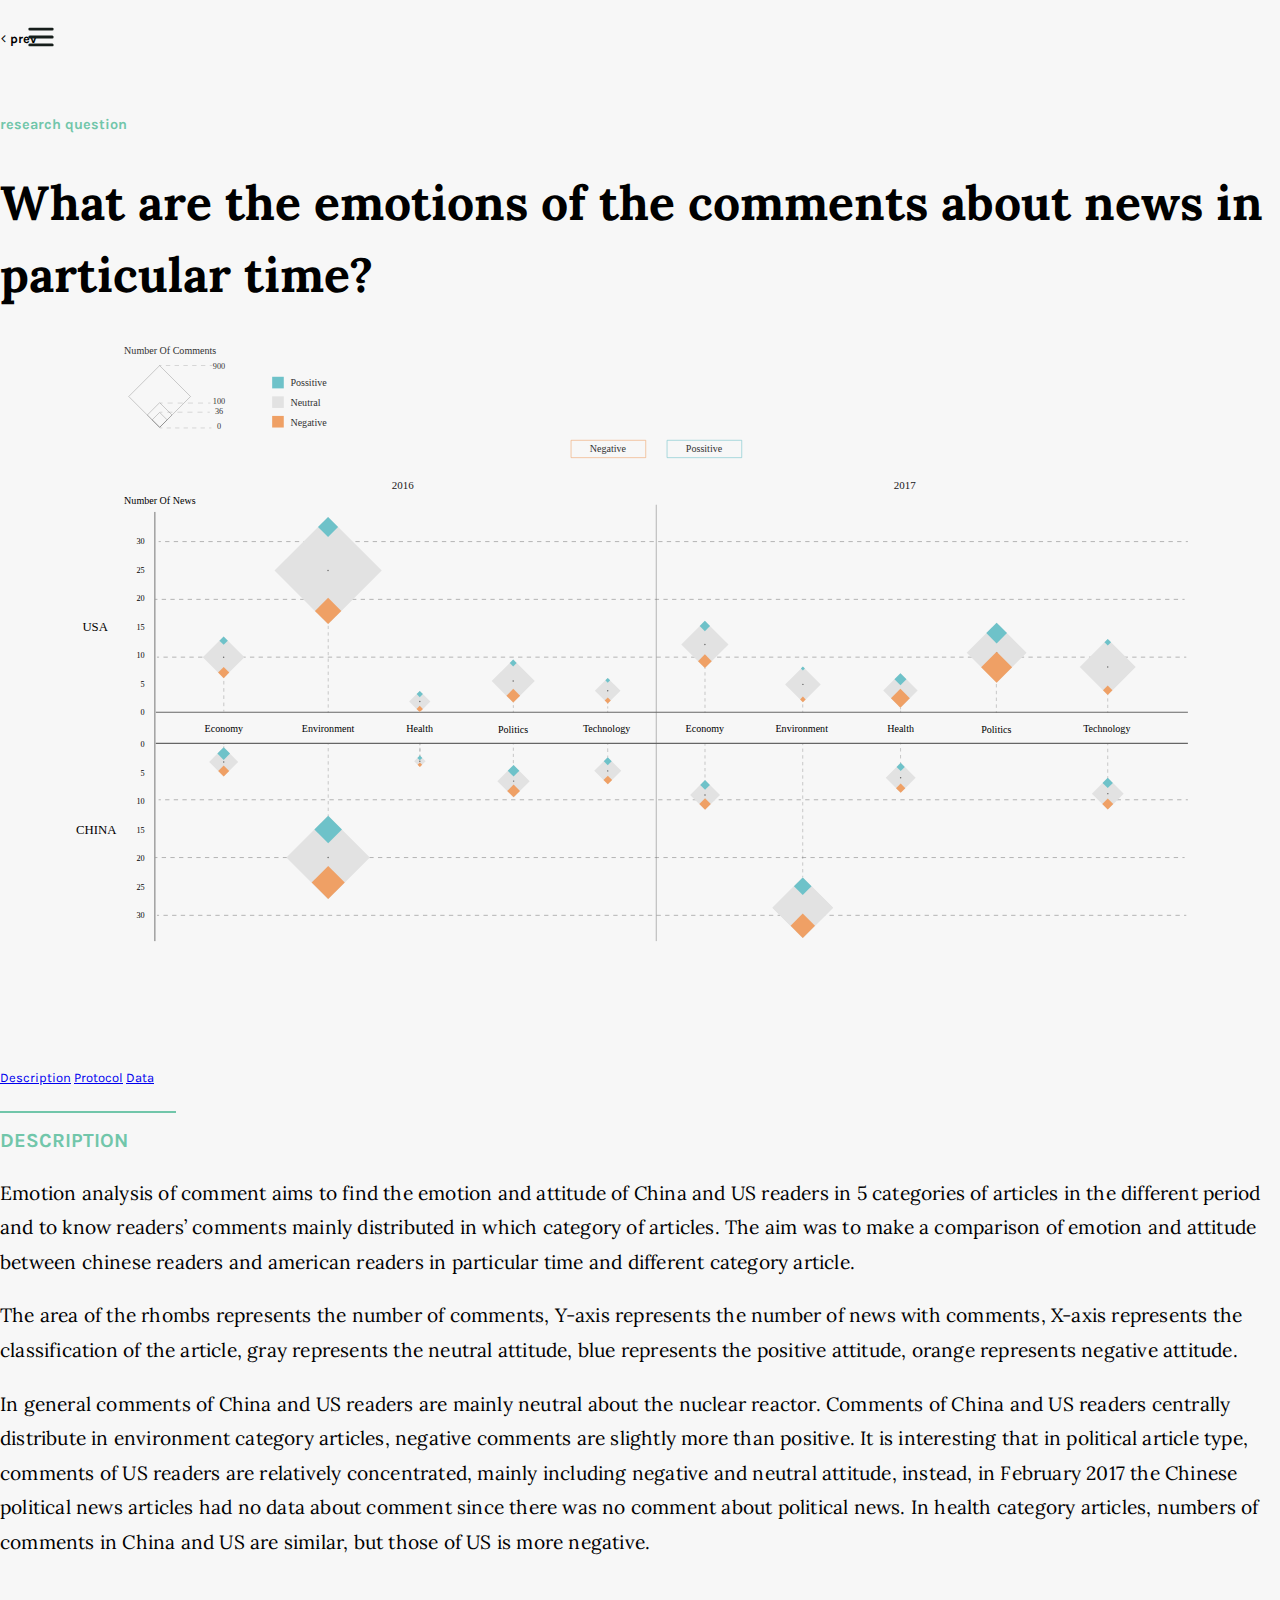
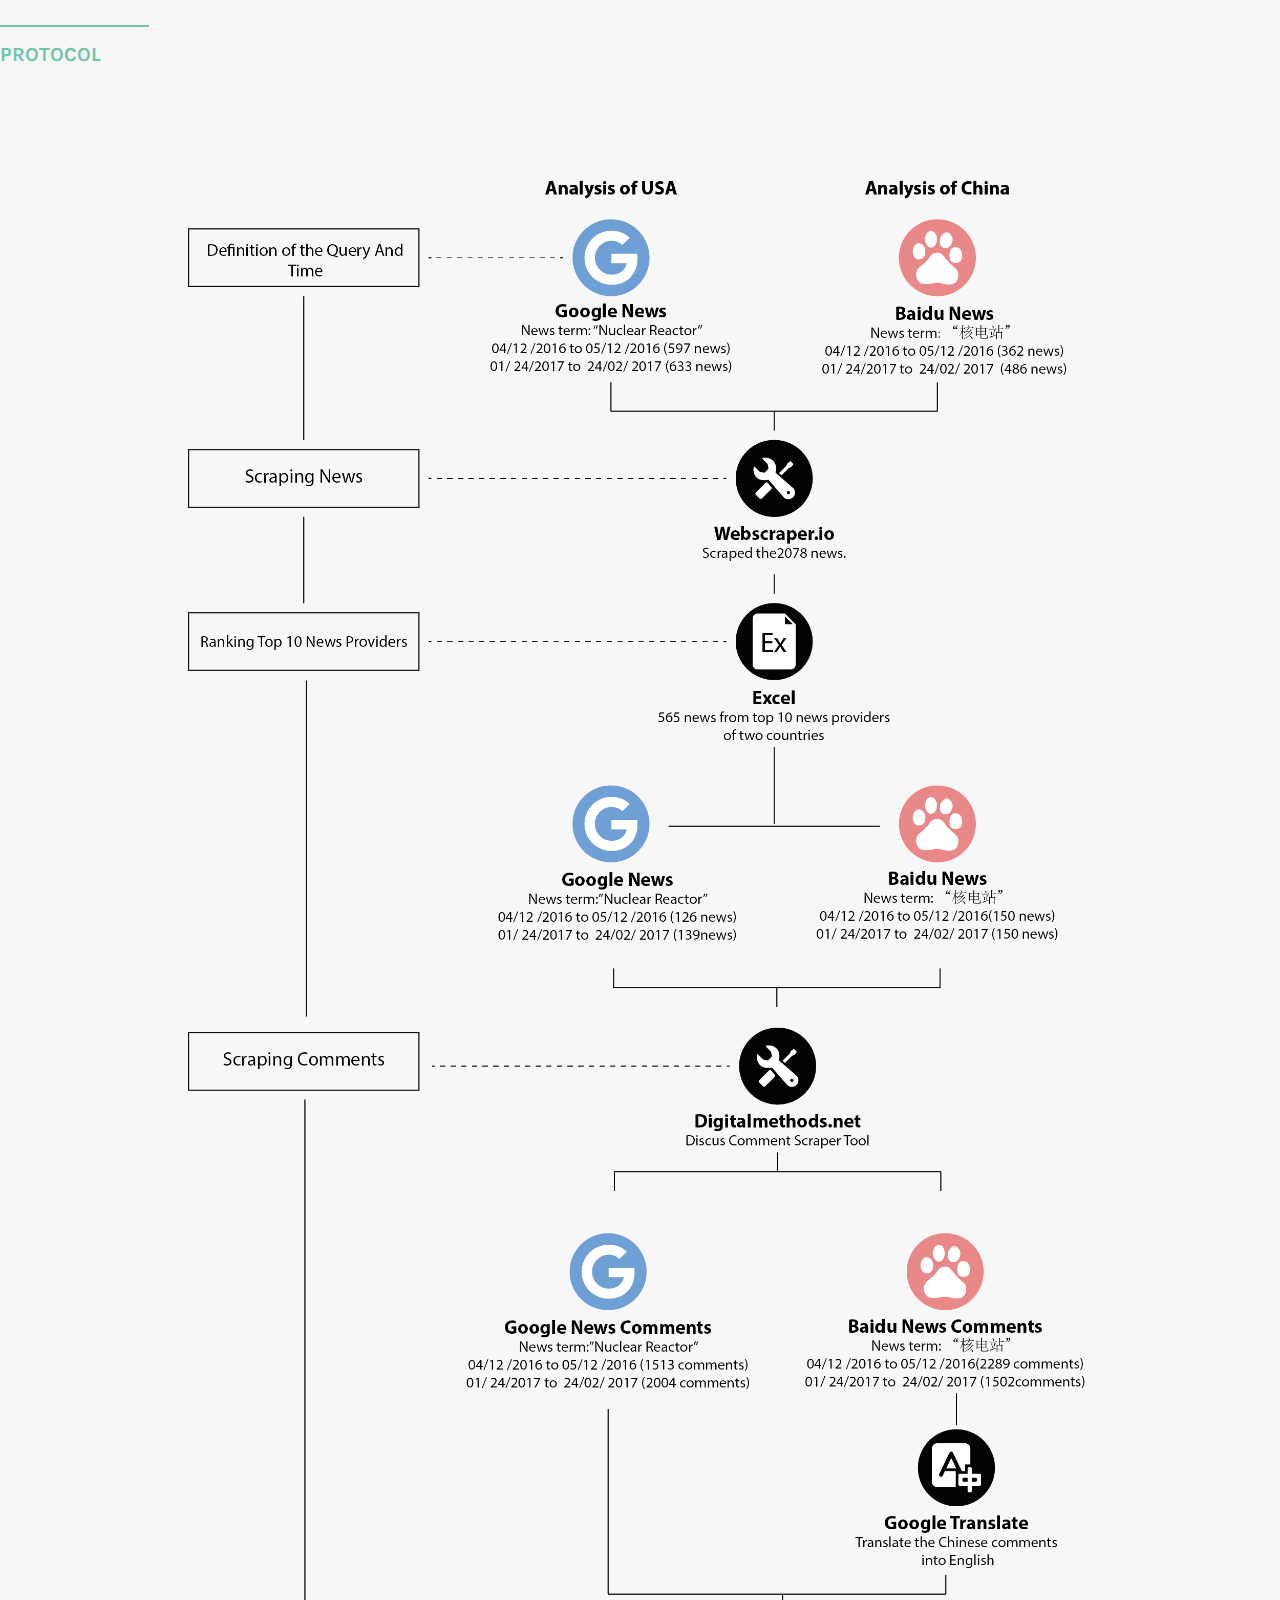
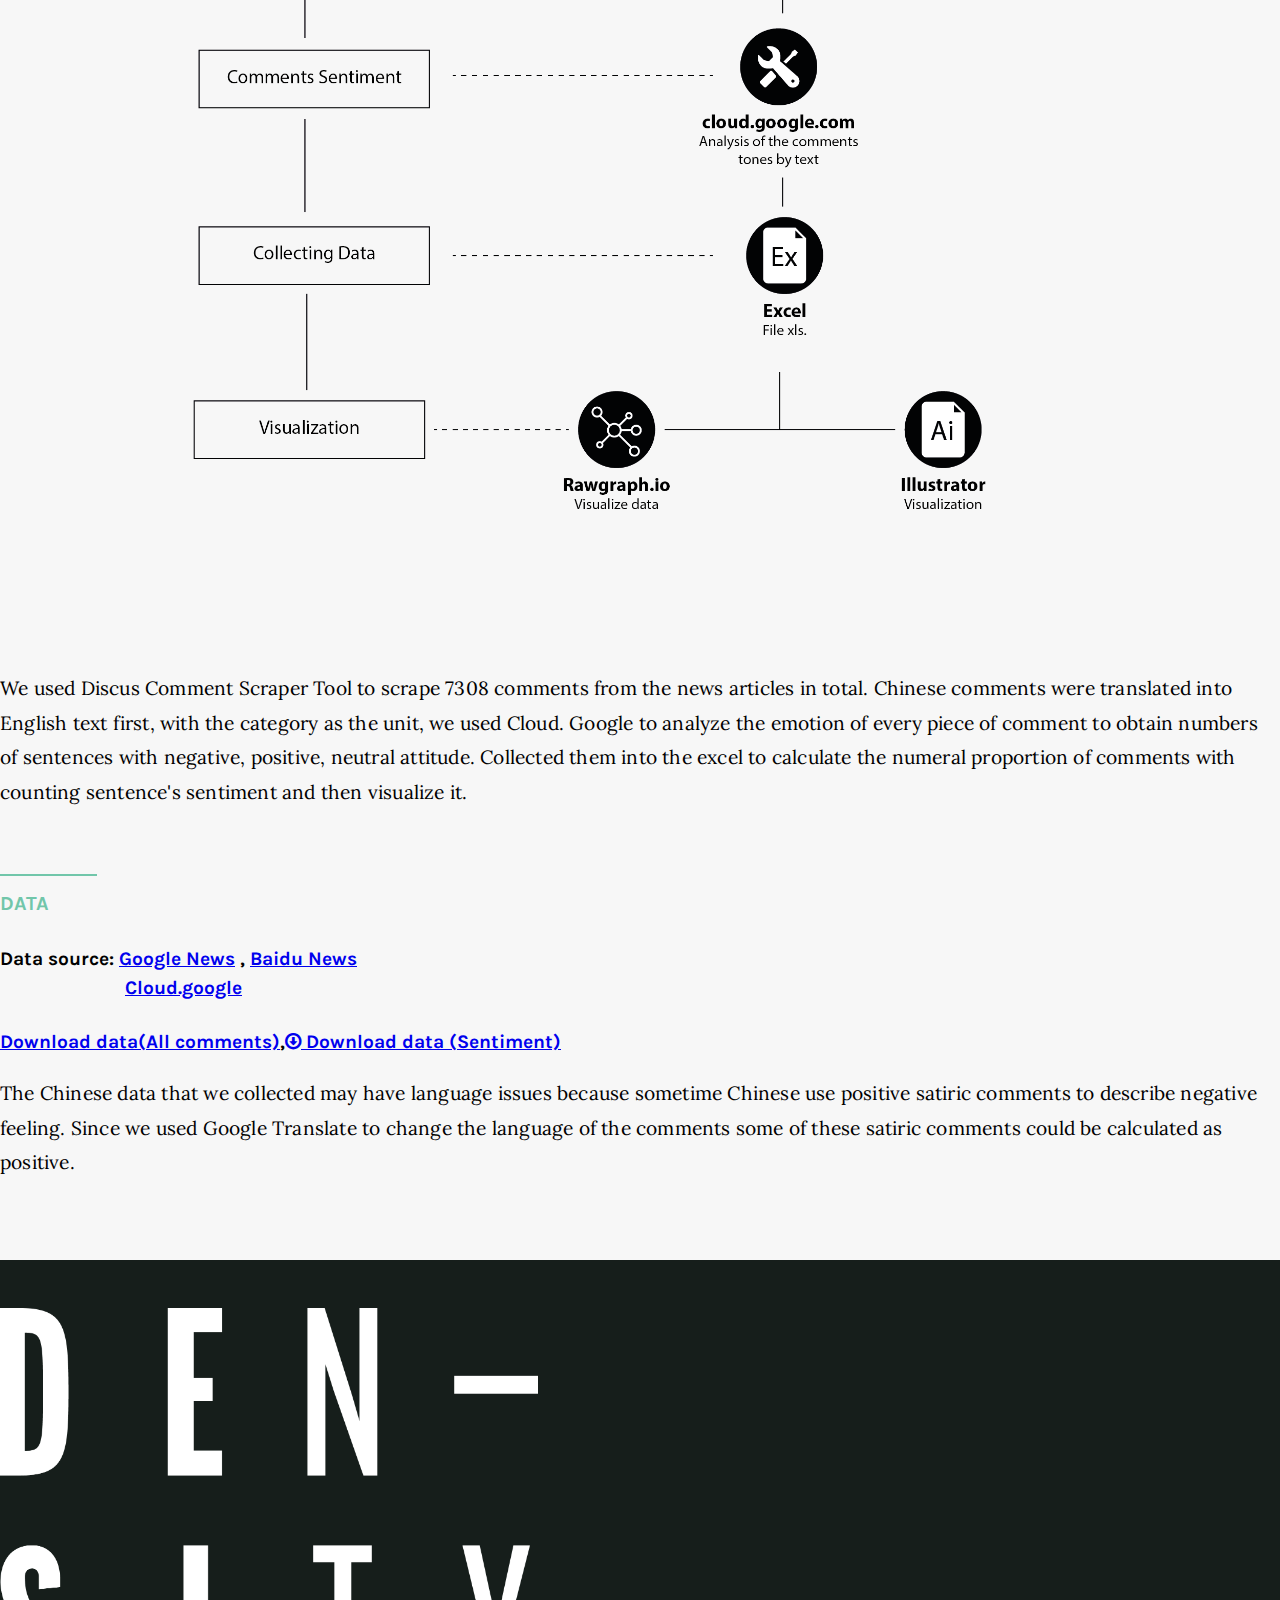
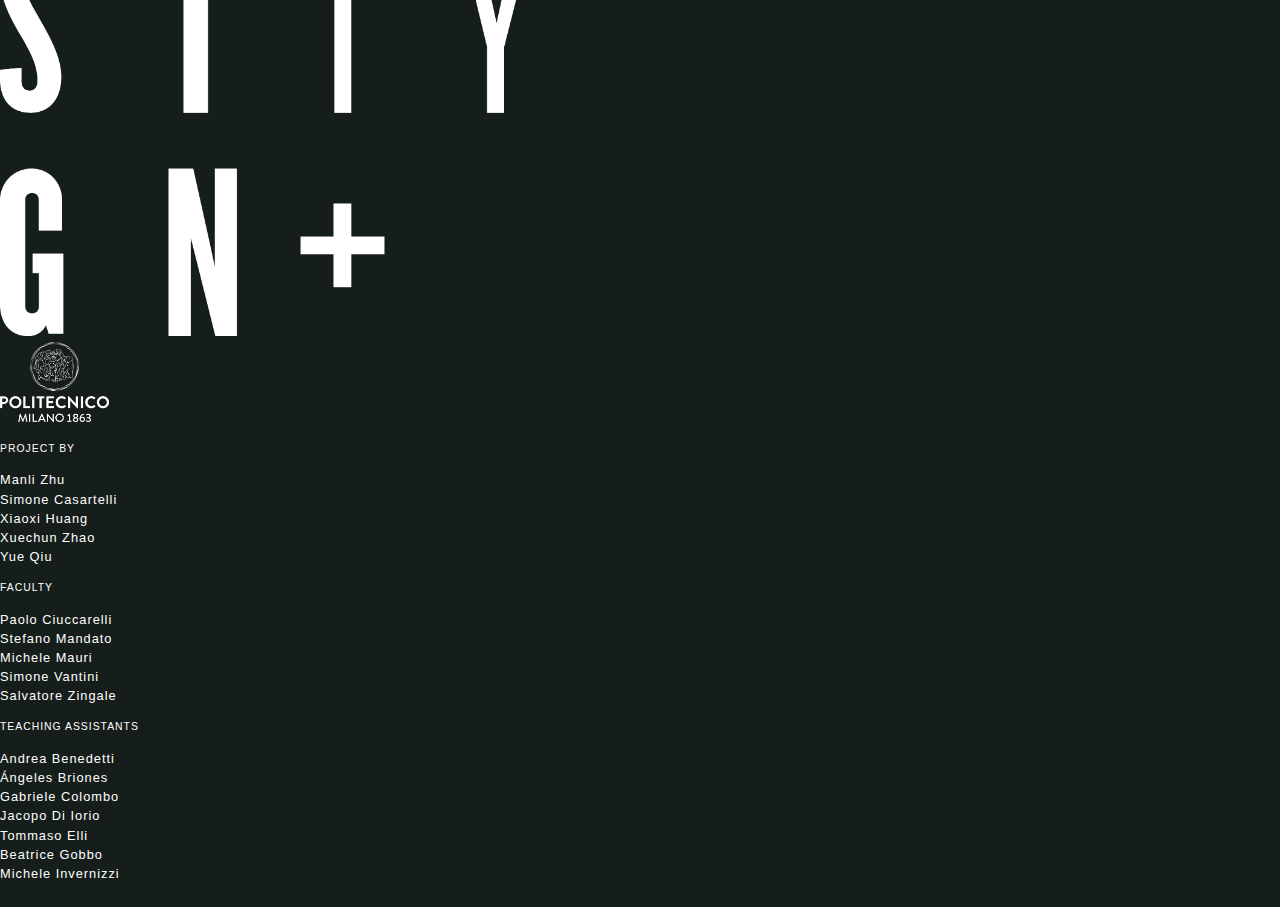
<file: pandora/question9.html>
<!DOCTYPE html>
<html lang="en">

<head>
    <!-- Required meta tags -->
    <meta charset="utf-8">
    <meta name="viewport" content="width=device-width, initial-scale=1, shrink-to-fit=no">
    <title>Research question title</title>

    <!-- Search Engine -->
    <meta name="description" content="Description of your report here. 150 characters for SEO, 200 characters for Twitter and Facebook">
    <meta name="image" content="thumbnail image of your work">
    <!-- Schema.org for Google -->
    <meta itemprop="name" content="Title of your work">
    <meta itemprop="description" content="Description of your report here">
    <meta itemprop="image" content="thumbnail image of your work">
    <!-- Twitter -->
    <meta name="twitter:card" content="summary">
    <meta name="twitter:title" content="Title of your work">
    <meta name="twitter:description" content="Description of your report here">
    <meta name="twitter:site" content="@densitydesign">
    <meta name="twitter:creator" content="your twitter handles here, if any">
    <meta name="twitter:image:src" content="thumbnail image of your work. Maximum dimension: 1024px x 512px; minimum dimension: 440px x 220px">
    <!-- Open Graph general (Facebook, Pinterest & Google+) -->
    <meta name="og:title" content="Title of your work">
    <meta name="og:description" content="Description of your report here">
    <meta name="og:image" content="thumbnail image of your work. Recommended dimension: 1200px x 630px; minimum dimension: 600px x 315px">
    <meta name="og:url" content="url to this page">
    <meta name="og:site_name" content="Title of your work">
    <meta name="og:locale" content="en_US">
    <meta name="og:type" content="website">

    <!-- Fonts -->
    <link href="https://fonts.googleapis.com/css?family=Lora:400,700|Karla:400,700" rel="stylesheet" />
    <link href="https://maxcdn.bootstrapcdn.com/font-awesome/4.7.0/css/font-awesome.min.css" rel="stylesheet" integrity="sha384-wvfXpqpZZVQGK6TAh5PVlGOfQNHSoD2xbE+QkPxCAFlNEevoEH3Sl0sibVcOQVnN" crossorigin="anonymous" />

    <!-- Bootstrap CSS -->
    <link rel="stylesheet" href="https://maxcdn.bootstrapcdn.com/bootstrap/4.0.0-beta/css/bootstrap.min.css" integrity="sha384-/Y6pD6FV/Vv2HJnA6t+vslU6fwYXjCFtcEpHbNJ0lyAFsXTsjBbfaDjzALeQsN6M" crossorigin="anonymous" />
    <!-- Template CSS -->
    <link rel="stylesheet" href="css/template-style.css" />
    <!-- Your custom CSS -->
    <link rel="stylesheet" href="css/style.css" />
</head>

<body data-spy="scroll" data-target="#sidelist" data-offset="160">
    <!-- Research question title and Menu button-->
    <header>
        <div class="container sans-font">
            <div class="row">
                <div class="col-md-10 col-lg-9 ml-auto question-box">
                    <div class="row arrows-container justify-content-end justify-content-md-betwee last-question">
                        <div class="arrow-left mr-5 mr-md-0">
                            <h5>
                                <i class="fa fa-angle-left" aria-hidden="true"></i>
                                <a>prev</a>
                            </h5>
                        </div>
                        <div class="arrow-right mr-2 mr-sm-0">
                            <h5>
                                <a>next</a>
                                <i class="fa fa-angle-right" aria-hidden="true"></i>
                            </h5>
                        </div>
                    </div>
                    <h5 class="header-subtitle text-uppercase">research question</h5>
                    <h1 class="header-title serif-font"><strong>What are the emotions of the comments about news in particular time?  </strong></h1>
                </div>
            </div>
        </div>
        <button class="menu-btn">
            <svg xmlns="http://www.w3.org/2000/svg" class="menu-svg icon-visible" x="0px" y="0px" width="32" height="24" viewBox="0 0 32 24">
                <path d="M30 2H2M30 12H2M30 22H2"></path>
            </svg>
            <svg xmlns="http://www.w3.org/2000/svg" class="menu-svg close-icon absolute scaled" x="0px" y="0px" width="32" height="24" viewBox="0 0 32 24">
                <path d="M25.9 21.9L6.1 2.1M25.9 2.1L6.1 21.9"></path>
            </svg>
        </button>
    </header>

    <!-- Sidebar Menu - Don't change the existing URLs, just add new ones if you need more-->
    <nav class="sidebar nav-closed">
        <div class="sidebar-index sans-font">
            <div class="sidebar-home">
                <h4 class="sidebar-title">Countries behaviors on Nuclear Spread</h4>
                <a href="index.html">Introduction</a>
            </div>
            <div class="sidebar-list">
                <h5 class="text-uppercase">Research questions</h5>
                <ul>
                    <li>
                        <a href="question1.html">What are the debates involved in the nuclear power topic in China and USA?</a>
                    </li>
                    <li>
                        <a href="question2.html">Did China and USA have interest about nuclear reactors at the same specific period of time?</a>
                    </li>
                    <li>
                        <a href="question3.html">Is there a relationship between the search index for nuclear reactors and their location?</a>
                    </li>
                    <li>
                        <a href="question4.html">Who reported relevantly news about nuclear reactors in these two countries?</a>
                    </li>
                    <li>
                        <a href="question5.html">What kind of articles are used to talk about nuclear reactors?</a>
                    </li>
                    <li>
                        <a href="question6.html">What are the recurring topics in the news carried out by the Chinese and American media? Is there any relationship?</a>
                    </li>
                    <li>
                        <a href="question7.html">Which kind of images were used by Chinese and American media in these particular times? </a>
                    </li>
                    <li>
                        <a href="question8.html">Which kind of elements attract more readers?</a>
                    </li>
                    <li>
                        <a href="question9.html">What are the emotions of the comments about news in particular time?  </a>
                    </li>
                </ul>
            </div>
        </div>
    </nav>

    <!-- Page Content -->
    <main class="container-fluid">
        <div class="viz-container">
            <!-- Add your viz here -->
<svg version="1.1" xmlns="http://www.w3.org/2000/svg" xmlns:xlink="http://www.w3.org/1999/xlink" x="0px" y="0px"
	 viewBox="0 0 1400 702.2" style="enable-background:new 0 0 1400 702.2;" xml:space="preserve">
<style type="text/css">
	.x0{fill:none;stroke:#666666;stroke-width:0.3427;stroke-miterlimit:10;}
	.x1{fill:#333333;}
	.x2{font-family:'MyriadPro-Regular';}
	.x3{font-size:9px;}
	.x4{font-size:11px;}
	.x5{fill:#6EC2C9;}
	.x6{fill:#E2E2E2;}
	.x7{fill:#EFA065;}
	.x8{fill:none;stroke:#EFA065;stroke-width:0.6124;stroke-miterlimit:10;}
	.x9{fill:none;stroke:#6EC2C9;stroke-width:0.6124;stroke-miterlimit:10;}
	.x10{fill:none;stroke:#666666;stroke-width:0.9816;stroke-miterlimit:10;}
	.x11{fill:none;stroke:#666666;stroke-width:1.1749;stroke-miterlimit:10;}
	.x12{fill:none;stroke:#666666;stroke-width:0.5017;stroke-miterlimit:10;}
	.x13{fill:none;stroke:#666666;stroke-width:0.5017;stroke-miterlimit:10;stroke-dasharray:4.7304,4.7304;}
	.x14{font-size:14px;}
	.x15{fill:none;stroke:#666666;stroke-width:0.5;stroke-miterlimit:10;}
	.x16{fill:none;stroke:#666666;stroke-width:0.3653;stroke-miterlimit:10;}
	.x17{fill:none;stroke:#666666;stroke-width:0.3653;stroke-miterlimit:10;stroke-dasharray:3.9476,3.9476;}
	.x18{fill:none;stroke:#666666;stroke-width:0.3653;stroke-miterlimit:10;stroke-dasharray:3.3881,3.3881;}
	.x19{fill:none;stroke:#666666;stroke-width:0.3653;stroke-miterlimit:10;stroke-dasharray:3.0179,3.0179;}
	.x20{fill:none;stroke:#666666;stroke-width:0.3653;stroke-miterlimit:10;stroke-dasharray:3.9497,3.9497;}
	.x21{fill:none;stroke:#666666;stroke-width:0.3653;stroke-miterlimit:10;stroke-dasharray:2.4469,2.4469;}
	.x22{fill:none;stroke:#666666;stroke-width:0.3653;stroke-miterlimit:10;stroke-dasharray:3.5824,3.5824;}
	.x23{fill:none;stroke:#666666;stroke-width:0.3653;stroke-miterlimit:10;stroke-dasharray:3.6268,3.6268;}
	.x24{fill:none;stroke:#666666;stroke-width:0.3653;stroke-miterlimit:10;stroke-dasharray:3.551,3.551;}
	.x25{fill:none;stroke:#666666;stroke-width:0.3653;stroke-miterlimit:10;stroke-dasharray:3.4811,3.4811;}
	.x26{fill:none;stroke:#666666;stroke-width:0.3653;stroke-miterlimit:10;stroke-dasharray:3.814,3.814;}
	.x27{fill:none;stroke:#666666;stroke-width:0.3653;stroke-miterlimit:10;stroke-dasharray:3.7115,3.7115;}
	.x28{fill:none;stroke:#666666;stroke-width:0.3653;stroke-miterlimit:10;stroke-dasharray:3.4994,3.4994;}
	.x29{fill:none;stroke:#666666;stroke-width:0.3653;stroke-miterlimit:10;stroke-dasharray:3.7465,3.7465;}
	.x30{fill:none;stroke:#666666;stroke-width:0.3653;stroke-miterlimit:10;stroke-dasharray:3.501,3.501;}
	.x31{fill:none;stroke:#666666;stroke-width:0.3653;stroke-miterlimit:10;stroke-dasharray:3.6605,3.6605;}
	.x32{fill:#191919;}
	.x33{font-size:12px;}
	.x34{fill:#161616;}
	.x35{fill:none;stroke:#666666;stroke-width:0.25;stroke-miterlimit:10;}
	.x36{fill:none;stroke:#666666;stroke-width:0.25;stroke-miterlimit:10;stroke-dasharray:4.6393,4.6393;}
	.x37{fill:none;stroke:#666666;stroke-width:0.25;stroke-miterlimit:10;stroke-dasharray:5.4843,5.4843;}
	.x38{fill:none;stroke:#666666;stroke-width:0.25;stroke-miterlimit:10;stroke-dasharray:5.5399,5.5399;}
	.x39{fill:none;stroke:#666666;stroke-width:0.25;stroke-miterlimit:10;stroke-dasharray:4.7991,4.7991;}
	.x40{fill:none;stroke:#666666;stroke-width:0.3653;stroke-miterlimit:10;stroke-dasharray:3.6437,3.6437;}
	.x50{fill:#666666;}
</style>
<g id="Stable">

		<rect x="150.7" y="34.6" transform="matrix(0.7071 -0.7071 0.7071 0.7071 9.7834 140.6107)" class="x0" width="47.8" height="47.8"/>
		<rect x="165.1" y="69.2" transform="matrix(0.7071 -0.7071 0.7071 0.7071 -4.5441 146.5454)" class="x0" width="19.1" height="19.1"/>
		<rect x="168.8" y="78.3" transform="matrix(0.7071 -0.7071 0.7071 0.7071 -8.3093 148.105)" class="x0" width="11.6" height="11.6"/>
	<text transform="matrix(1 0 0 1 232.8336 28.2273)" class="x1 x2 x3">900</text>
	<g>
		<text transform="matrix(1 0 0 1 237.4504 93.5599)" class="x1 x2 x3">0</text>
	</g>
	<text transform="matrix(1 0 0 1 232.8336 67.2266)" class="x1 x2 x3">100</text>
	<text transform="matrix(1 0 0 1 235.1418 77.7275)" class="x1 x2 x3">36</text>
	<g>
		<text transform="matrix(1 0 0 1 317.6369 46.8019)" class="x1 x2 x4">Possitive</text>
		<text transform="matrix(1 0 0 1 317.6366 68.3847)" class="x1 x2 x4">Neutral</text>
		<text transform="matrix(1 0 0 1 317.6366 90.9692)" class="x1 x2 x4">Negative</text>
		
			<rect x="297.7" y="37" transform="matrix(4.509199e-11 -1 1 4.509199e-11 260.6901 347.3417)" class="x5" width="12.7" height="12.7"/>
		
			<rect x="297.7" y="58.4" transform="matrix(4.509199e-11 -1 1 4.509199e-11 239.2863 368.7455)" class="x6" width="12.7" height="12.7"/>
		
			<rect x="297.7" y="79.8" transform="matrix(4.509199e-11 -1 1 4.509199e-11 217.8824 390.1494)" class="x7" width="12.7" height="12.7"/>
	</g>	
	<line class="x10" x1="169.4" y1="184.8" x2="169.4" y2="654.2"/>
	<line class="x11" x1="170.5" y1="403.8" x2="1299.3" y2="403.8"/>
	<line class="x11" x1="170.4" y1="437.9" x2="1299.3" y2="437.9"/>
	<g>
		<g>
			<line class="x12" x1="171.7" y1="343.6" x2="174" y2="343.6"/>
			<line class="x13" x1="178.8" y1="343.6" x2="1292.8" y2="343.6"/>
			<line class="x12" x1="1295.1" y1="343.6" x2="1297.5" y2="343.6"/>
		</g>
	</g>
	<g>
		<g>
			<line class="x12" x1="169.8" y1="280.4" x2="172.2" y2="280.4"/>
			<line class="x13" x1="176.9" y1="280.4" x2="1291" y2="280.4"/>
			<line class="x12" x1="1293.3" y1="280.4" x2="1295.7" y2="280.4"/>
		</g>
	</g>
	<g>
		<g>
			<line class="x12" x1="173.5" y1="217.2" x2="175.9" y2="217.2"/>
			<line class="x13" x1="180.6" y1="217.2" x2="1294.6" y2="217.2"/>
			<line class="x12" x1="1297" y1="217.2" x2="1299.3" y2="217.2"/>
		</g>
	</g>
	<g>
		<g>
			<line class="x12" x1="171.7" y1="626" x2="174" y2="626"/>
			<line class="x13" x1="178.8" y1="626" x2="1292.8" y2="626"/>
			<line class="x12" x1="1295.1" y1="626" x2="1297.5" y2="626"/>
		</g>
	</g>
	<g>
		<g>
			<line class="x12" x1="169.8" y1="562.8" x2="172.2" y2="562.8"/>
			<line class="x13" x1="176.9" y1="562.8" x2="1291" y2="562.8"/>
			<line class="x12" x1="1293.3" y1="562.8" x2="1295.7" y2="562.8"/>
		</g>
	</g>
	<g>
		<g>
			<line class="x12" x1="173.5" y1="499.6" x2="175.9" y2="499.6"/>
			<line class="x13" x1="180.6" y1="499.6" x2="1294.6" y2="499.6"/>
			<line class="x12" x1="1297" y1="499.6" x2="1299.3" y2="499.6"/>
		</g>
	</g>
	<text transform="matrix(1 0 0 1 153.8046 375.8376)" class="x2 x3">5</text>
	<text transform="matrix(1 0 0 1 153.8041 406.9269)" class="x2 x3">0</text>
	<text transform="matrix(1 0 0 1 153.8041 441.8494)" class="x2 x3">0</text>
	<text transform="matrix(1 0 0 1 149.1872 344.7493)" class="x2 x3">10</text>
	<text transform="matrix(1 0 0 1 149.1872 313.6603)" class="x2 x3">15</text>
	<text transform="matrix(1 0 0 1 149.1871 282.5712)" class="x2 x3">20</text>
	<text transform="matrix(1 0 0 1 149.1873 251.4827)" class="x2 x3">25</text>
	<text transform="matrix(1 0 0 1 149.1866 220.3933)" class="x2 x3">30</text>
	<text transform="matrix(1 0 0 1 149.1866 598.1276)" class="x2 x3">25</text>
	<text transform="matrix(1 0 0 1 149.1873 629.3832)" class="x2 x3">30</text>
	<text transform="matrix(1 0 0 1 149.1873 566.8721)" class="x2 x3">20</text>
	<text transform="matrix(1 0 0 1 149.1873 535.6164)" class="x2 x3">15</text>
	<text transform="matrix(1 0 0 1 149.1873 504.3607)" class="x2 x3">10</text>
	<text transform="matrix(1 0 0 1 153.804 473.1052)" class="x2 x3">5</text>
	<text transform="matrix(1 0 0 1 90.1135 315.0569)" class="x2 x14">USA</text>
	<text transform="matrix(1 0 0 1 135.7546 175.5543)" class="x2 x4">Number Of News</text>
	<text transform="matrix(1 0 0 1 83.1907 536.5566)" class="x2 x14">CHINA</text>
	<line class="x15" x1="717.8" y1="176.9" x2="717.8" y2="654.2"/>
	<text transform="matrix(1 0 0 1 444.2696 425.8896)" class="x2 x4">Health</text>
	
		<rect x="450.9" y="384" transform="matrix(0.7071 -0.7071 0.7071 0.7071 -142.8351 439.5156)" class="x6" width="16.4" height="16.4"/>
	
		<rect x="454.8" y="453" transform="matrix(0.7071 -0.7071 0.7071 0.7071 -188.9539 458.7068)" class="x6" width="8.9" height="8.9"/>
	<text transform="matrix(1 0 0 1 223.7095 425.3895)" class="x2 x4">Economy</text>
	
		<rect x="233.4" y="446.9" transform="matrix(0.7071 -0.7071 0.7071 0.7071 -252.2849 307.212)" class="x6" width="22.5" height="22.5"/>
	<g>
		<g>
			<line class="x16" x1="244.8" y1="363.8" x2="244.8" y2="365.6"/>
			<line class="x17" x1="244.8" y1="369.6" x2="244.8" y2="399.2"/>
			<line class="x16" x1="244.8" y1="401.2" x2="244.8" y2="403"/>
		</g>
	</g>
	<g>
		<g>
			<line class="x16" x1="244.8" y1="437.5" x2="244.8" y2="439.3"/>
			<line class="x16" x1="244.8" y1="441" x2="244.8" y2="442.8"/>
		</g>
	</g>
	
		<rect x="228.5" y="327.6" transform="matrix(0.7071 -0.7071 0.7071 0.7071 -171.4121 273.6608)" class="x6" width="32.2" height="32.2"/>
	<text transform="matrix(1 0 0 1 544.6273 426.1396)" class="x2 x4">Politics</text>
	<g>
		<g>
			<line class="x16" x1="561.5" y1="437.4" x2="561.5" y2="439.2"/>
			<line class="x18" x1="561.5" y1="442.6" x2="561.5" y2="461.3"/>
			<line class="x16" x1="561.5" y1="463" x2="561.5" y2="464.8"/>
		</g>
	</g>
	<g>
		<g>
			<line class="x16" x1="561.5" y1="391.3" x2="561.5" y2="393.1"/>
			<line class="x19" x1="561.5" y1="396.1" x2="561.5" y2="400.7"/>
			<line class="x16" x1="561.5" y1="402.2" x2="561.5" y2="404"/>
		</g>
	</g>
	
		<rect x="549.2" y="466.7" transform="matrix(0.7071 -0.7071 0.7071 0.7071 -174.3227 537.5453)" class="x6" width="25" height="25"/>
	
		<rect x="544.7" y="353.1" transform="matrix(0.7071 -0.7071 0.7071 0.7071 -97.0275 505.2652)" class="x6" width="33.3" height="33.3"/>
	<text transform="matrix(1 0 0 1 637.5751 425.1398)" class="x2 x4">Technology</text>
	
		<rect x="654.3" y="457.5" transform="matrix(0.7071 -0.7071 0.7071 0.7071 -136.1977 607.1215)" class="x6" width="20.9" height="20.9"/>
	<g>
		<g>
			<line class="x16" x1="664.7" y1="437.7" x2="664.7" y2="439.5"/>
			<line class="x20" x1="664.7" y1="443.4" x2="664.7" y2="449.4"/>
			<line class="x16" x1="664.7" y1="451.3" x2="664.7" y2="453.2"/>
		</g>
	</g>
	<g>
		<g>
			<line class="x16" x1="664.7" y1="393.1" x2="664.7" y2="394.9"/>
			<line class="x21" x1="664.7" y1="397.4" x2="664.7" y2="401.1"/>
			<line class="x16" x1="664.7" y1="402.3" x2="664.7" y2="404.1"/>
		</g>
	</g>
	
		<rect x="654.8" y="370.4" transform="matrix(0.7071 -0.7071 0.7071 0.7071 -74.2348 581.4178)" class="x6" width="19.8" height="19.8"/>
	<text transform="matrix(1 0 0 1 330.0647 425.6396)" class="x2 x4">Environment</text>
	
		<rect x="326.6" y="530.5" transform="matrix(0.7071 -0.7071 0.7071 0.7071 -292.8011 418.5592)" class="x6" width="64.5" height="64.5"/>
	<g>
		<g>
			<line class="x16" x1="359" y1="303.9" x2="359" y2="305.7"/>
			<line class="x22" x1="359" y1="309.3" x2="359" y2="400.7"/>
			<line class="x16" x1="359" y1="402.5" x2="359" y2="404.3"/>
		</g>
	</g>
	<g>
		<g>
			<line class="x16" x1="359" y1="437.6" x2="359" y2="439.4"/>
			<line class="x23" x1="359" y1="443" x2="359" y2="513.8"/>
			<line class="x16" x1="359" y1="515.6" x2="359" y2="517.4"/>
		</g>
	</g>
	
		<rect x="317.4" y="207.5" transform="matrix(0.7071 -0.7071 0.7071 0.7071 -70.8988 326.6624)" class="x6" width="82.9" height="82.9"/>
	<text transform="matrix(1 0 0 1 749.8383 425.3895)" class="x2 x4">Economy</text>
	<g>
		<g>
			<line class="x16" x1="771.1" y1="340.5" x2="771.1" y2="342.3"/>
			<line class="x24" x1="771.1" y1="345.9" x2="771.1" y2="400.9"/>
			<line class="x16" x1="771.1" y1="402.7" x2="771.1" y2="404.5"/>
		</g>
	</g>
	<g>
		<g>
			<line class="x16" x1="771.1" y1="438.7" x2="771.1" y2="440.5"/>
			<line class="x25" x1="771.1" y1="444" x2="771.1" y2="477.1"/>
			<line class="x16" x1="771.1" y1="478.8" x2="771.1" y2="480.6"/>
		</g>
	</g>
	
		<rect x="759.6" y="482.7" transform="matrix(-0.7071 -0.7071 0.7071 -0.7071 966.9757 1389.0847)" class="x6" width="23.1" height="23.1"/>
	
		<rect x="752.7" y="311.4" transform="matrix(-0.7071 -0.7071 0.7071 -0.7071 1083.0319 1108.0187)" class="x6" width="36.5" height="36.5"/>
	
		<rect x="971.6" y="366.7" transform="matrix(-0.7071 -0.7071 0.7071 -0.7071 1412.5986 1345.1316)" class="x6" width="26.6" height="26.6"/>
	<text transform="matrix(1 0 0 1 970.3981 425.8896)" class="x2 x4">Health</text>
	<g>
		<g>
			<line class="x16" x1="985" y1="398.8" x2="985" y2="400.7"/>
			<line class="x16" x1="985" y1="402.2" x2="985" y2="404.1"/>
		</g>
	</g>
	<g>
		<g>
			<line class="x16" x1="985" y1="437.3" x2="985" y2="439.1"/>
			<line class="x26" x1="985" y1="443" x2="985" y2="463.9"/>
			<line class="x16" x1="985" y1="465.8" x2="985" y2="467.7"/>
		</g>
	</g>
	
		<rect x="973.6" y="464.1" transform="matrix(-0.7071 -0.7071 0.7071 -0.7071 1345.4337 1508.4972)" class="x6" width="23.1" height="23.1"/>
	<text transform="matrix(1 0 0 1 1073.236 426.1396)" class="x2 x4">Politics</text>
	<g>
		<g>
			<line class="x16" x1="1089.8" y1="360.1" x2="1089.8" y2="361.9"/>
			<line class="x27" x1="1089.8" y1="365.6" x2="1089.8" y2="400.9"/>
			<line class="x16" x1="1089.8" y1="402.7" x2="1089.8" y2="404.6"/>
		</g>
	</g>
	
		<rect x="1066.9" y="315.6" transform="matrix(-0.7071 -0.7071 0.7071 -0.7071 1621.3601 1349.1195)" class="x6" width="46.3" height="46.3"/>
	<text transform="matrix(1 0 0 1 1184.7068 425.1398)" class="x2 x4">Technology</text>
	<g>
		<g>
			<line class="x16" x1="1211.6" y1="369.4" x2="1211.6" y2="371.2"/>
			<line class="x28" x1="1211.6" y1="374.7" x2="1211.6" y2="401"/>
			<line class="x16" x1="1211.6" y1="402.7" x2="1211.6" y2="404.5"/>
		</g>
	</g>
	<g>
		<g>
			<line class="x16" x1="1211.6" y1="438.2" x2="1211.6" y2="440"/>
			<line class="x29" x1="1211.6" y1="443.8" x2="1211.6" y2="479.4"/>
			<line class="x16" x1="1211.6" y1="481.3" x2="1211.6" y2="483.1"/>
		</g>
	</g>
	
		<rect x="1190" y="332.8" transform="matrix(-0.7071 -0.7071 0.7071 -0.7071 1817.7828 1461.7316)" class="x6" width="43.2" height="43.2"/>
	
		<rect x="1199.3" y="480.6" transform="matrix(-0.7071 -0.7071 0.7071 -0.7071 1719.8834 1698.1984)" class="x6" width="24.6" height="24.6"/>
	<text transform="matrix(1 0 0 1 848.1924 425.6396)" class="x2 x4">Environment</text>
	<g>
		<g>
			<line class="x16" x1="878" y1="389.9" x2="878" y2="391.7"/>
			<line class="x30" x1="878" y1="395.2" x2="878" y2="400.5"/>
			<line class="x16" x1="878" y1="402.2" x2="878" y2="404"/>
		</g>
	</g>
	<g>
		<g>
			<line class="x16" x1="878" y1="438.1" x2="878" y2="439.9"/>
			<line class="x31" x1="878" y1="443.6" x2="878" y2="580.9"/>
			<line class="x16" x1="878" y1="582.7" x2="878" y2="584.5"/>
		</g>
	</g>
	
		<rect x="864.4" y="359.7" transform="matrix(-0.7071 -0.7071 0.7071 -0.7071 1235.101 1258.4396)" class="x6" width="27.5" height="27.5"/>
	<g>
		<text transform="matrix(1 0 0 1 428.5951 159.6303)" class="x32 x2 x33"> 2016</text>
	</g>
	<text transform="matrix(1 0 0 1 977.5904 159.6304)" class="x34 x2 x33"> 2017</text>
	<g>
		<g>
			<line class="x35" x1="175.1" y1="92.9" x2="177.6" y2="92.9"/>
			<line class="x36" x1="182.3" y1="92.9" x2="226.4" y2="92.9"/>
			<line class="x35" x1="228.7" y1="92.9" x2="231.2" y2="92.9"/>
		</g>
	</g>
	<g>
		<g>
			<line class="x35" x1="175.1" y1="75.7" x2="177.6" y2="75.7"/>
			<line class="x37" x1="183.1" y1="75.7" x2="224.3" y2="75.7"/>
			<line class="x35" x1="227" y1="75.7" x2="229.5" y2="75.7"/>
		</g>
	</g>
	<g>
		<g>
			<line class="x35" x1="175.3" y1="65.7" x2="177.8" y2="65.7"/>
			<line class="x38" x1="183.3" y1="65.7" x2="224.9" y2="65.7"/>
			<line class="x35" x1="227.7" y1="65.7" x2="230.2" y2="65.7"/>
		</g>

	</g>
	<g>
		<g>
			<line class="x35" x1="174.1" y1="24.6" x2="176.6" y2="24.6"/>
			<line class="x39" x1="181.4" y1="24.6" x2="227" y2="24.6"/>
			<line class="x35" x1="229.4" y1="24.6" x2="232" y2="24.6"/>
		</g>
	</g>
	<text transform="matrix(1 0 0 1 135.7545 11.6581)" class="x1 x2 x4">Number Of Comments</text>
	
		<rect x="854.6" y="594.2" transform="matrix(-0.7071 -0.7071 0.7071 -0.7071 1062.1543 1675.2704)" class="x6" width="46.9" height="46.9"/>
	<g>
		<g>
			<line class="x16" x1="459.3" y1="438.3" x2="459.3" y2="440.1"/>
			<line class="x40" x1="459.3" y1="443.7" x2="459.3" y2="449.2"/>
			<line class="x16" x1="459.3" y1="451" x2="459.3" y2="452.9"/>
		</g>
	</g>
	<g>
			<circle class="x50" cx="244.6" cy="343.8" r="0.8"/>
		</g>
		<g>
			<circle class="x50" cx="358.8" cy="248.8" r="0.8"/>
		</g>
		<g>
			<circle class="x50" cx="459.2" cy="392.2" r="0.8"/>
		</g>
		<g>
			<circle class="x50" cx="561.3" cy="369.7" r="0.8"/>
		</g>
		<g>
			<circle class="x50" cx="664.7" cy="380.3" r="0.8"/>
		</g>
		<g>
			<circle class="x50" cx="771" cy="329.8" r="0.8"/>
		</g>
		<g>
			<circle class="x50" cx="878.2" cy="373.4" r="0.8"/>
		</g>
		<g>
			<circle class="x50" cx="984.9" cy="380" r="0.8"/>
		</g>
		<g>
			<circle class="x50" cx="1090.1" cy="338.8" r="0.8"/>
		</g>
		<g>
			<circle class="x50" cx="1211.6" cy="354.4" r="0.8"/>
		</g>
		<g>
			<circle class="x50" cx="244.7" cy="458.2" r="0.8"/>
		</g>
		<g>
			<circle class="x50" cx="358.9" cy="562.7" r="0.8"/>
		</g>
		<g>
			<circle class="x50" cx="459.2" cy="457.5" r="0.8"/>
		</g>
		<g>
			<circle class="x50" cx="561.8" cy="479.2" r="0.8"/>
		</g>
		<g>
			<circle class="x50" cx="664.7" cy="468" r="0.8"/>
		</g>
		<g>
			<circle class="x50" cx="771.1" cy="494.3" r="0.8"/>
		</g>
		<g>
			<circle class="x50" cx="878" cy="617.7" r="0.8"/>
		</g>
		<g>
			<circle class="x50" cx="985.1" cy="475.6" r="0.8"/>
		</g>
		<g>
			<circle class="x50" cx="1211.7" cy="492.9" r="0.8"/>
		</g>

</g>
<g id="sentiments">
<g id="negative" class="sentiment">
	<text transform="matrix(1 0 0 1 645.1202 119.3079)" class="x1 x2 x4">Negative</text>
	<rect x="655.9" y="75.1" transform="matrix(1.926246e-10 -1 1 1.926246e-10 549.5041 781.3046)" class="x8" width="19" height="81.7"/>

		<rect x="456.7" y="397.8" transform="matrix(0.7071 -0.7071 0.7071 0.7071 -148.5793 441.8949)" class="x7" width="4.9" height="4.9"/>
	
		<rect x="457.5" y="459.5" transform="matrix(0.7071 -0.7071 0.7071 0.7071 -191.6288 459.8289)" class="x7" width="3.5" height="3.5"/>
	
		<rect x="240.4" y="463.8" transform="matrix(0.7071 -0.7071 0.7071 0.7071 -259.2851 310.0993)" class="x7" width="8.5" height="8.5"/>
	
		<rect x="240.3" y="356.1" transform="matrix(0.7071 -0.7071 0.7071 0.7071 -183.2036 278.547)" class="x7" width="8.7" height="8.7"/>
	
		<rect x="556.8" y="485" transform="matrix(0.7071 -0.7071 0.7071 0.7071 -181.8827 540.7098)" class="x7" width="9.9" height="9.9"/>
	
		<rect x="556.1" y="380.5" transform="matrix(0.7071 -0.7071 0.7071 0.7071 -108.3653 509.952)" class="x7" width="10.6" height="10.6"/>
	
		<rect x="661.5" y="474.7" transform="matrix(0.7071 -0.7071 0.7071 0.7071 -143.3255 610.0977)" class="x7" width="6.7" height="6.7"/>
	
		<rect x="662.4" y="388.7" transform="matrix(0.7071 -0.7071 0.7071 0.7071 -81.806 584.5539)" class="x7" width="4.7" height="4.7"/>
	
		<rect x="346.2" y="577.3" transform="matrix(0.7071 -0.7071 0.7071 0.7071 -312.1211 426.7092)" class="x7" width="25.6" height="25.6"/>
	
		<rect x="348.7" y="282.9" transform="matrix(0.7071 -0.7071 0.7071 0.7071 -102.1402 339.5848)" class="x7" width="20.4" height="20.4"/>
	
		<rect x="766.7" y="499.8" transform="matrix(-0.7071 -0.7071 0.7071 -0.7071 959.8937 1406.1823)" class="x7" width="8.9" height="8.9"/>
	
		<rect x="765.7" y="342.7" transform="matrix(-0.7071 -0.7071 0.7071 -0.7071 1070.0925 1139.2571)" class="x7" width="10.6" height="10.6"/>
	
		<rect x="977.6" y="381.1" transform="matrix(-0.7071 -0.7071 0.7071 -0.7071 1406.615 1359.5774)" class="x7" width="14.6" height="14.6"/>
	
		<rect x="981.5" y="483.2" transform="matrix(-0.7071 -0.7071 0.7071 -0.7071 1337.4998 1527.6516)" class="x7" width="7.2" height="7.2"/>
	
		<rect x="1078.1" y="342.6" transform="matrix(-0.7071 -0.7071 0.7071 -0.7071 1610.1694 1376.1362)" class="x7" width="24" height="24"/>
	
		<rect x="1208" y="376.1" transform="matrix(-0.7071 -0.7071 0.7071 -0.7071 1799.8315 1505.0699)" class="x7" width="7.3" height="7.3"/>
	
		<rect x="1207.4" y="500" transform="matrix(-0.7071 -0.7071 0.7071 -0.7071 1711.8362 1717.6259)" class="x7" width="8.5" height="8.5"/>
	
		<rect x="876.1" y="387.8" transform="matrix(-0.7071 -0.7071 0.7071 -0.7071 1223.4596 1286.5444)" class="x7" width="4.3" height="4.3"/>
	
		<rect x="854.6" y="594.2" transform="matrix(-0.7071 -0.7071 0.7071 -0.7071 1062.1593 1675.2949)" class="x6" width="46.9" height="46.9"/>
	
		<rect x="868.6" y="628" transform="matrix(-0.7071 -0.7071 0.7071 -0.7071 1048.1749 1709.0562)" class="x7" width="18.9" height="18.9"/>
</g>
<g id="possitive" class="sentiment">
		<text transform="matrix(1 0 0 1 750.183 119.308)" class="x1 x2 x4">Possitive</text>
		<rect x="760.9" y="75.1" transform="matrix(1.926246e-10 -1 1 1.926246e-10 654.5041 886.3046)" class="x9" width="19" height="81.7"/>
		<rect x="456.7" y="381.6" transform="matrix(0.7071 -0.7071 0.7071 0.7071 -137.0273 437.1099)" class="x5" width="4.8" height="4.8"/>
	<g>
		<g>
			<line class="x16" x1="459.3" y1="437.3" x2="459.3" y2="439.1"/>
			<line class="x40" x1="459.3" y1="442.7" x2="459.3" y2="448.2"/>
			<line class="x16" x1="459.3" y1="450" x2="459.3" y2="451.9"/>
		</g>
	</g>
	
		<rect x="239.8" y="444.2" transform="matrix(0.7071 -0.7071 0.7071 0.7071 -245.9107 304.5409)" class="x5" width="9.8" height="9.8"/>
	
		<rect x="241.4" y="322.3" transform="matrix(0.7071 -0.7071 0.7071 0.7071 -158.574 268.3411)" class="x5" width="6.5" height="6.5"/>
	
		<rect x="557.2" y="463.4" transform="matrix(0.7071 -0.7071 0.7071 0.7071 -166.3223 534.2217)" class="x5" width="9" height="9"/>
	
		<rect x="558.7" y="347.3" transform="matrix(0.7071 -0.7071 0.7071 0.7071 -83.0508 499.4664)" class="x5" width="5.3" height="5.3"/>
	
		<rect x="661.7" y="454.4" transform="matrix(0.7071 -0.7071 0.7071 0.7071 -128.7823 604.0451)" class="x5" width="6.1" height="6.1"/>
	
		<rect x="662.9" y="367.1" transform="matrix(0.7071 -0.7071 0.7071 0.7071 -66.1969 578.1026)" class="x5" width="3.7" height="3.7"/>
	
		<rect x="348.3" y="521.4" transform="matrix(0.7071 -0.7071 0.7071 0.7071 -271.078 409.6542)" class="x5" width="21.3" height="21.3"/>
	
		<rect x="351.1" y="193.5" transform="matrix(0.7071 -0.7071 0.7071 0.7071 -37.2325 312.7173)" class="x5" width="15.5" height="15.5"/>
	
		<rect x="767.4" y="479.5" transform="matrix(-0.7071 -0.7071 0.7071 -0.7071 974.7566 1370.2999)" class="x5" width="7.5" height="7.5"/>
	
		<rect x="767" y="305.5" transform="matrix(-0.7071 -0.7071 0.7071 -0.7071 1097.3024 1073.5665)" class="x5" width="8" height="8"/>
	
		<rect x="980.2" y="363.1" transform="matrix(-0.7071 -0.7071 0.7071 -0.7071 1421.2489 1324.248)" class="x5" width="9.3" height="9.3"/>
	
		<rect x="982" y="460.6" transform="matrix(-0.7071 -0.7071 0.7071 -0.7071 1353.8336 1488.218)" class="x5" width="6.3" height="6.3"/>
	
		<rect x="1082.1" y="309.3" transform="matrix(-0.7071 -0.7071 0.7071 -0.7071 1636.5444 1312.4614)" class="x5" width="16" height="16"/>
	
		<rect x="1209.1" y="324.9" transform="matrix(-0.7071 -0.7071 0.7071 -0.7071 1836.8657 1415.6614)" class="x5" width="5.1" height="5.1"/>
	
		<rect x="1207.7" y="477.1" transform="matrix(-0.7071 -0.7071 0.7071 -0.7071 1728.1968 1678.1281)" class="x5" width="8" height="8"/>
	
		<rect x="876.7" y="354.6" transform="matrix(-0.7071 -0.7071 0.7071 -0.7071 1247.3414 1228.8884)" class="x5" width="3.1" height="3.1"/>
	
		<rect x="871.2" y="587.3" transform="matrix(-0.7071 -0.7071 0.7071 -0.7071 1078.7727 1635.1865)" class="x5" width="13.6" height="13.6"/>
	
		<rect x="457.3" y="451.9" transform="matrix(0.7071 -0.7071 0.7071 0.7071 -186.3806 457.6359)" class="x5" width="3.8" height="3.8"/>
</g>
</g>
</svg>


        </div>
    </main>

    <article class="container">
        <div class="row">
            <!-- Side scrolling menu -->
            <div id="sidelist" class="col-md-3 text-uppercase d-none d-md-block sans-font">
                <div class="list-group">
                    <a class="list-group-item list-group-item-action smooth-scroll" href="#description"><span>Description</span></a>
                    <a class="list-group-item list-group-item-action smooth-scroll" href="#protocol"><span>Protocol</span></a>
                    <a class="list-group-item list-group-item-action smooth-scroll" href="#data"><span>Data</span></a>
                </div>
            </div>

            <!-- Text content -->
            <div class="col-md-9 article-content serif-font">
                <!-- Description -->
                <div class="section-content" id="description">
                    <h3 class="sans-font"><span>Description</span></h3>
                    <p>Emotion analysis of comment aims to find the emotion and attitude of China and US readers in 5 categories of articles in the different period and to know readers’ comments mainly distributed in which category of articles. The aim was to make a comparison of emotion and attitude between chinese readers and american readers in particular time and different category article.
                    </p>
                  <p>
                   The area of the rhombs represents the number of comments, Y-axis represents the number of news with comments, X-axis represents the classification of the article, gray represents the neutral attitude, blue represents the positive attitude, orange represents negative attitude.
                  </p>
                  <p>  
                  In general comments of China and US readers are mainly neutral about the nuclear reactor. Comments of China and US readers centrally distribute in environment category articles, negative comments are slightly more than positive. It is interesting that in political article type, comments of US readers are relatively concentrated, mainly including negative and neutral attitude, instead, in  February 2017 the Chinese political news articles had no data about comment since there was no comment about political news. In health category articles, numbers of comments in China and US are similar, but those of US is more negative. </p>
</div>

                <!-- Protocol -->
                <div class="section-content" id="protocol">
                    <h3 class="sans-font"><span>Protocol</span></h3>
                    <img class="protocol-diagram" src="assets/protocol/9questionprotocol.png"/>
                    <p>We used Discus Comment Scraper Tool to scrape 7308 comments from the news articles in total. Chinese comments were translated into English text first, with the category as the unit, we used Cloud. Google to analyze the emotion of every piece of comment to obtain numbers of sentences with negative, positive, neutral attitude. Collected them into the excel to calculate the numeral proportion of comments with counting sentence's sentiment and then visualize it. </p>
                </div>

                <!-- Data -->
                <div class="section-content" id="data">
                        <h3 class="sans-font"><span>Data</span></h3>
                        <h4 class="sans-font">Data source: <a href="https://news.google.com/news/?gl=US&ned=us&hl=en">Google News</a> , <a href="http://news.baidu.com/">Baidu News</a><br/>&nbsp;&nbsp;&nbsp;&nbsp;&nbsp;&nbsp;&nbsp;&nbsp;&nbsp;&nbsp;&nbsp;&nbsp;&nbsp;&nbsp;&nbsp;&nbsp;&nbsp;&nbsp;&nbsp;&nbsp;&nbsp;&nbsp;&nbsp;&nbsp;&nbsp;<a href="https://cloud.google.com/natural-language/">Cloud.google</a>
                        </h4>
                
                        <h4 class="data-link sans-font"><a href="https://www.dropbox.com/s/rl0eayqgf7da73h/All%20comments%20.zip?dl=0"></i> Download data(All comments)</a>,<a href="https://www.dropbox.com/s/059b9fcbgkqar4s/sentiments.xlsx?dl=0"><i class="fa fa-arrow-circle-o-down"></i> Download data (Sentiment)</a></h4>
                        <p>The Chinese data that we collected may have language issues because sometime Chinese use positive satiric comments to describe negative feeling. Since we used Google Translate to change the language of the comments some of these satiric comments could be calculated as positive. </p>
</div>
            </div>
        </div>
    </article>

    <!-- Footer -->
	<footer>
		<div class="container">
			<div class="row">
				<div class="col-6 col-md-2 mt-3 mb-5 mb-md-0">
					<a href="http://www.densitydesign.org/">
                        <img class="img-density" src="assets/other/logo_density.png">
                    </a>
				</div>
				<div class="col-6 col-md-2 mt-3 mb-5 mb-md-0">
					<a href="http://www.dipartimentodesign.polimi.it/">
                        <img class="img-poli" src="assets/other/logo_poli.png">
                    </a>
				</div>
				<div class="col-6 col-sm-4 col-md-3 col-lg-2 ml-auto mb-5 mb-sm-0">
					<h4>project by</h4>
					<ul>
						<li>Manli Zhu</li>
						<li>Simone Casartelli</li>
						<li>Xiaoxi Huang</li>
						<li>Xuechun Zhao</li>
						<li>Yue Qiu</li>
					</ul>
				</div>
				<div class="col-6 col-sm-4 col-md-2 px-1 px-lg-3 mb-5 mb-sm-0">
					<h4>Faculty</h4>
					<ul>
						<li>Paolo Ciuccarelli</li>
						<li>Stefano Mandato</li>
						<li>Michele Mauri</li>
                        <li>Simone Vantini</li>
						<li>Salvatore Zingale</li>
					</ul>
				</div>
				<div class="col-12 col-sm-4 col-md-3 px-1 px-lg-3 ml-2 ml-sm-0">
					<h4>Teaching Assistants</h4>
					<ul>
                        <li>Andrea Benedetti</li>
						<li>Ángeles Briones</li>
                        <li>Gabriele Colombo</li>
                        <li>Jacopo Di Iorio</li>
						<li>Tommaso Elli</li>
                        <li>Beatrice Gobbo</li>
						<li>Michele Invernizzi</li>
					</ul>
				</div>
			</div>
		</div>
	</footer>

    <!-- JavaScript -->

    <!-- jQuery first, then Popper.js, then Bootstrap JS -->
    <script src="https://code.jquery.com/jquery-3.2.1.min.js" integrity="sha256-hwg4gsxgFZhOsEEamdOYGBf13FyQuiTwlAQgxVSNgt4=" crossorigin="anonymous"></script>
    <script src="https://cdnjs.cloudflare.com/ajax/libs/popper.js/1.11.0/umd/popper.min.js" integrity="sha384-b/U6ypiBEHpOf/4+1nzFpr53nxSS+GLCkfwBdFNTxtclqqenISfwAzpKaMNFNmj4" crossorigin="anonymous"></script>
    <script src="https://maxcdn.bootstrapcdn.com/bootstrap/4.0.0-beta/js/bootstrap.min.js" integrity="sha384-h0AbiXch4ZDo7tp9hKZ4TsHbi047NrKGLO3SEJAg45jXxnGIfYzk4Si90RDIqNm1" crossorigin="anonymous"></script>
    <!-- Template Javascript -->
    <script src="js/template-functions.js"></script>
    <!-- Prev/Next Button Script -->
    <script>
    $(document).ready(function(){
        //this variable controls the correct functioning of the next and previous button. Must be the same as the question number.
        var number = 9;
        //get the previous question html page
        $(".arrow-left a").click(function() {
            var newNumber = number - 1,
                url = "question" + newNumber + ".html";
            $(this).attr("href", url);
        });
        //get the next question html page
        $(".arrow-right a").click(function() {
            var newNumber = number + 1,
                url = "question" + newNumber + ".html";
            $(this).attr("href", url);
        });

        // Add smooth scrolling on all links inside the sidelist
        $('.list-group a[href*="#"]:not([href="#"])').click(function() {
            if (location.pathname.replace(/^\//,'') == this.pathname.replace(/^\//,'') && location.hostname == this.hostname) {
                var target = $(this.hash);
                target = target.length ? target : $('[name=' + this.hash.slice(1) +']');
                if (target.length) {
                    $('html,body').animate({
                        scrollTop: target.offset().top - 74
                    }, 1000);
                    return false;
              }
            }
        });
    });
    var offsetSidelist;
    $( window ).on( "load", function() {
        // Add smooth scrolling back to top
        offsetSidelist = $('.list-group').offset().top - 64;

        $(window).scroll(function() {
            if ($(this).scrollTop() >= offsetSidelist) {
                $('.list-group').addClass('sidelist-fixed');
            } else {
                $('.list-group').removeClass('sidelist-fixed');
            }
        });
    });
    $( window ).resize(function() {
        offsetSidelist = $('.list-group').offset().top - 64;
    });
    </script>
    <!-- Your custom Javascript -->
    <script src="js/main.js"></script>
</body>

</html>
</file>
<file: pandora/css/template-style.css>
/* General styles */
:root {
    --main-color: #71c6aa;
    --light-color: #FFFFFF;
    --dark-color: #161e1b;
}
.body {
    position: relative;
}
.sans-font h5 {
    font-size: 1.1rem;
    margin-bottom: 1.4rem;
}
.serif-font h5 {
    font-size: 1.15rem;
}
p {
    font-size: 1.05rem;
    line-height: 2;
    letter-spacing: 0.2px;
}
a:hover,
a:focus {
    text-decoration: none;
}
a:visited {
    color: inherit;
}
button:focus {
    outline: 0;
}
.absolute {
    position: absolute;
}
.sans-font {
    font-family: 'Karla', sans-serif;
}
.serif-font {
    font-family: 'Lora', serif;
}

/* Cover styles */
.cover-img {
    min-height:  540px;
    margin-bottom: 50px;
    background: url("../assets/imgs/banner1.png") no-repeat top center fixed;
    background-size: cover;

}

/* Menu styles */
.menu-btn {
    background: none;
    border: none;
    cursor: pointer;
    left: 1.2rem;
    position: absolute;
    top: 1.5rem;
    z-index: 9999;
}
.menu-svg {
    opacity: 1;
    -webkit-transform: scale(0.8);
            transform: scale(0.8);
    -webkit-transition: all 0.5s ease;
            transition: all 0.5s ease;
}
.menu-svg path {
    fill: none;
    stroke: var(--dark-color);
    stroke-linecap: round;
    stroke-linejoin: round;
    stroke-miterlimit: 10;
    stroke-width: 4px;
}
.menu-btn:hover .icon-visible,
.menu-btn:focus .icon-visible {
    -webkit-transform: scale(0.9);
            transform: scale(0.9);
    -webkit-transition: all 0.5s ease;
            transition: all 0.5s ease;
}
.close-icon {
    left: 27px;
    position: fixed;
    top: 24px;
}
.close-icon path {
    stroke: var(--light-color);
}
.scaled {
    opacity: 0;
    -webkit-transform: scale(0);
            transform: scale(0);
}

/* Sidebar styles */
.sidebar {
    background-color: var(--dark-color);
    height: 100vh;
    left: 0;
    overflow: hidden;
    position: fixed;
    top: 0;
    -webkit-transition: all 0.75s cubic-bezier(.6,0,.5,1);
            transition: all 0.75s cubic-bezier(.6,0,.5,1);
    z-index: 9998;
}
.nav-closed {
    width: 0vw;
}
.nav-open {
    width: 100vw;
}
.sidebar h4 {
    font-size: 1.8rem;
}
.sidebar ul {
    color: var(--light-color);
    list-style-type: decimal;
}
.sidebar a {
    color:#cccccc;
    padding-left: 0;
    position: relative;
    -webkit-transition: all 0.5s ease;
    transition: all 0.5s ease;
}
.sidebar a::before {
    background-color: var(--main-color);
    bottom: -2px;
    content: '';
    height: 1px;
    left: 10px;
    position: absolute;
    -webkit-transform: scale3d(0,1,1);
            transform: scale3d(0,1,1);
    -webkit-transform-origin: 100% 50%;
            transform-origin: 100% 50%;
    -webkit-transition: transform 0.5s ease;
    -webkit-transition: -webkit-transform 0.5s ease;
    transition: -webkit-transform 0.5s ease;
    transition: transform 0.5s ease;
    transition: transform 0.5s ease, -webkit-transform 0.5s ease;
    width: 50px;
}
.sidebar a:hover,
.sidebar a:focus {
    padding-left: 10px;
    text-decoration: none;
}
.sidebar a:hover::before,
.sidebar a:focus::before {
    -webkit-transform-origin: 0% 50%;
            transform-origin: 0% 50%;
    -webkit-transform: scale3d(1,1,1);
            transform: scale3d(1,1,1);
}
.sidebar-index {
    margin-top: 15vh;
    padding-left: calc(1.2rem + 8px);
    width: 80vw;
}
.sidebar-home {
    margin-bottom: 35px;
}
.sidebar-title {
    color: var(--main-color);
}
.sidebar-list h5 {
    color: var(--main-color);
    letter-spacing: 1px;
}
.sidebar-list li {
    margin-bottom: 15px;
    margin-top: 10px;
    padding-left: 10px;
}

/* Main content styles */
.intro-container {
    background-color: var(--light-color);
    margin-top: -22rem;
}
.intro-container h1 {
    font-size: 4rem;
    font-weight: 700;
    line-height: 1;
    margin: 3rem 0 5rem;
}
.intro-container h5 {
    color: var(--main-color);
    line-height: 1.5;
    padding-top: 4rem;
}
.intro-description {
    margin-bottom: 6rem;
}
.intro-container h3 {
    color: var(--main-color);
    font-size: 1.2rem;
    letter-spacing: 1px;
    margin-bottom: 6rem;
    text-transform: uppercase;
}
.intro-container h3 span {
    border-bottom: 2px solid;
    padding: 0 10px 10px;
}
.intro-container p {
	line-height:1.7rem;
    padding: 0 2rem;
}
.intro-map {
    margin-bottom: 6rem;
}
.map-svg {
    width: 80%;
    margin: 0 10%;
}
.map-line {
    fill: none;
    stroke: var(--main-color);
    stroke-width: 3px;
    stroke-miterlimit: 10;
}
.map-btn {
    cursor: pointer;
}
.map-box {
    fill: var(--light-color);
    stroke: var(--dark-color);
    stroke-width: 2px;
    stroke-miterlimit: 10;
}
.map-svg a:hover,
.map-svg a:focus {
    text-decoration: none;
}
.map-text {
    font-size: 3rem;
    font-weight: 700;
}

/* Footer styles */
footer {
    background-color: var(--dark-color);
    color: var(--light-color);
    padding: 3rem 0 1.5rem;
}
footer .img-density {
    height: 80px;
    width: auto;
}
footer .img-poli {
    height: 80px;
    width: auto;
}
footer h4 {
    font-size: 0.7em;
    font-weight: 400;
    letter-spacing: 1px;
    text-transform: uppercase;
}
footer ul {
    font-size: 0.7rem;
    list-style-type: none;
    margin-bottom: 0;
    padding: 0;
}

/* Research question pages styles */
/* Header styles */
.arrows-container {
    margin: 1.8rem 0 1.4rem;
}
.first-question .arrow-left,
.last-question .arrow-right {
    opacity: 0;
    pointer-events: none;
}
.arrows-container h5 {
    font-size: 0.8rem;
    font-weight: 700;
    cursor: pointer;
}
.arrows-container .fa {
    margin: 0 1px;
}
.arrows-container h5 a {
    position: relative;
    -webkit-transition: all 0.5s ease;
    transition: all 0.5s ease;
}
.arrows-container h5 i {
    left: 0;
    position: relative;
    -webkit-transition: all 0.5s ease;
    transition: all 0.5s ease;
}
.arrows-container h5 a::before {
    background-color: var(--dark-color);
    bottom: -2px;
    content: '';
    height: 2px;
    left: 0;
    position: absolute;
    -webkit-transform: scale3d(0,1,1);
            transform: scale3d(0,1,1);
    -webkit-transform-origin: 100% 50%;
            transform-origin: 100% 50%;
    -webkit-transition: transform 0.5s ease;
    -webkit-transition: -webkit-transform 0.5s ease;
    transition: -webkit-transform 0.5s ease;
    transition: transform 0.5s ease;
    transition: transform 0.5s ease, -webkit-transform 0.5s ease;
    width: 100%;
}
.arrow-right h5:hover i,
.arrow-right h5:focus i {
    left: 3px;
}
.arrow-left h5:hover i,
.arrow-left h5:focus i  {
    left: -3px;
}
.arrows-container h5:hover a::before,
.arrows-container h5:focus a::before {
    -webkit-transform-origin: 0% 50%;
            transform-origin: 0% 50%;
    -webkit-transform: scale3d(1,1,1);
            transform: scale3d(1,1,1);
}
header .header-subtitle {
    color: var(--main-color);
    font-size: 0.9rem;
    margin-bottom: 0.8rem;
}
header .header-title {
    font-size: 1.8rem;
    font-weight: 700;
    margin-bottom: 2rem;
}
/* Viz styles */
.viz-example {
    width: 100%;
}
.sigma-network {
    height: 650px;
    margin: 0 1%;
    width: 98%;
}
/* Article styles */
article {
    margin-top: 6rem;
}
#sidelist {
    position: relative;
    top: -1.2rem;
}
.list-group {
    position: relative;
}
.sidelist-fixed {
    position: fixed;
    top: 64px;
}
.list-group-item,
.list-group-item-action {
    border: none;
    position: relative;
    -webkit-transition: color 0.2s ease 0s;
            transition: color 0.2s ease 0s;
}
.list-group-item-action:hover {
    color: var(--main-color);
    background-color: var(--light-color);
}
.list-group-item-action:focus {
    background-color: var(--light-color);
}
.list-group-item.active,
.list-group-item-action.active {
    color: var(--main-color);
    background-color: var(--light-color);
}
.list-group-item::before {
    background-color: var(--main-color);
    bottom: 50%;
    content: '';
    height: 2px;
    left: 0;
    position: absolute;
    -webkit-transform: scale3d(0,1,1);
            transform: scale3d(0,1,1);
    -webkit-transform-origin: 0% 50%;
            transform-origin: 0% 50%;
    -webkit-transition: transform 0.5s ease;
    -webkit-transition: -webkit-transform 0.5s ease;
    transition: -webkit-transform 0.5s ease;
    transition: transform 0.5s ease;
    transition: transform 0.5s ease, -webkit-transform 0.5s ease;
    width: 25px;
}
.list-group-item.active::before {
    -webkit-transform: scale3d(1,1,1);
            transform: scale3d(1,1,1);
}
.list-group-item span {
    left: 0;
    position: relative;
    -webkit-transition: all 0.5s ease;
            transition: all 0.5s ease;
}
.list-group-item.active span {
    left: 14px;
}
.list-group-item span::before {
    background-color: var(--main-color);
    bottom: -2px;
    content: '';
    height: 2px;
    left: 0;
    position: absolute;
    -webkit-transform: scale3d(0,1,1);
            transform: scale3d(0,1,1);
    -webkit-transform-origin: 100% 50%;
            transform-origin: 100% 50%;
    -webkit-transition: transform 0.5s ease;
    -webkit-transition: -webkit-transform 0.5s ease;
    transition: -webkit-transform 0.5s ease;
    transition: transform 0.5s ease;
    transition: transform 0.5s ease, -webkit-transform 0.5s ease;
    width: 100%;
}
.list-group-item:hover span::before {
    -webkit-transform-origin: 0% 50%;
            transform-origin: 0% 50%;
    -webkit-transform: scale3d(1,1,1);
            transform: scale3d(1,1,1);
}
.section-content {
    margin-bottom: 5rem;
}
.section-content h3 {
    color: var(--main-color);
    font-size: 1.15rem;
    margin-bottom: 1rem;
    text-transform: uppercase;
}
.section-content h3 span {
    border-top: 2px solid;
    padding: 1rem 3rem 0 0;
}
.protocol-diagram {
    width: 100%;
    margin-bottom: 2rem;
}
.section-content h4 {
    font-size: 1.1rem;
}
.section-content h4 a{
    position: relative;
}
.section-content h4 a:hover,
.section-content h4 a:focus{
    color: var(--main-color);
}
.section-content h4 a::before {
    background-color: var(--main-color);
    bottom: -2px;
    content: '';
    height: 2px;
    left: 0;
    position: absolute;
    -webkit-transform: scale3d(0,1,1);
            transform: scale3d(0,1,1);
    -webkit-transform-origin: 100% 50%;
            transform-origin: 100% 50%;
    -webkit-transition: transform 0.5s ease;
    -webkit-transition: -webkit-transform 0.5s ease;
    transition: -webkit-transform 0.5s ease;
    transition: transform 0.5s ease;
    transition: transform 0.5s ease, -webkit-transform 0.5s ease;
    width: 100%;
}
.section-content h4 a:hover::before,
.section-content h4 a:focus::before {
    -webkit-transform-origin: 0% 50%;
            transform-origin: 0% 50%;
    -webkit-transform: scale3d(1,1,1);
            transform: scale3d(1,1,1);
}
.data-link {
    margin-bottom: 1rem;
}
/* Media queries */
/*Small devices (landscape phones, 576px and up)*/
@media (min-width: 576px) {
    footer .img-density {
        height: auto;
        margin-left: 50%;
        width: 28%;
    }
    header .header-title {
        font-size: 3rem;
    }
}

/*Medium devices (tablets, 768px and up)*/
@media (min-width: 768px) {
    p {
        font-size: 1.2rem;
    }
    .serif-font h5 {
        font-size: 1.25rem;
    }
    .sidebar-index {
        width: 60vw;
    }
    .intro-container h1 {
        font-size: 4.5rem;
        margin: 3rem 0 6rem;
    }
    .map-svg {
        width: 68%;
        margin: 0 16%;
    }
    footer .img-density {
        margin-left: 0;
        width: 60%;
    }
    footer .img-poli {
        height: auto;
        width: 100%;
    }
    .section-content h3 {
        font-size: 1.25rem;
    }
    .section-content h4 {
        font-size: 1.2rem;
    }
}

/*Large devices (desktops, 992px and up)*/
@media (min-width: 992px) {
    p {
        line-height: 1.8;
    }
    .sidebar-index {
        width: 50vw;
    }
    .intro-container h1 {
        margin: 4rem 0 6rem;
    }
    .intro-container h5 {
        padding-top: 5rem;
    }
    .intro-container p {
        padding: 0 1rem;
    }
    .intro-description {
        -webkit-column-count: 2;
                column-count: 2;
        -webkit-column-gap: 24px;
                column-gap: 24px;
    }
    .map-svg {
        width: 50%;
        margin: 0 25%;
    }
    footer .img-density {
        width: 52%;
    }
    footer .img-poli {
        height: 80px;
        width: auto;
    }
    footer h4 {
        font-size: 0.8em;
    }
    footer ul {
        font-size: 0.8rem;
        letter-spacing: 1px;
    }
}

/*Extra large devices (large desktops, 1200px and up)*/
@media (min-width: 1200px) {
    footer .img-density {
        width: 42%;
    }
}
</file>
<file: pandora/css/style.css>
.image2{
	opacity: 0;
}
#images:hover .image1 {
	opacity: 0;
}

#images .image1:hover .image2 {
	opacity: 0;
}

#images  .image1:hover {
	opacity: 1;
}

#images .image2:hover .image2 .image1 {
	opacity: 0;
}

#images  .image2:hover {
	opacity: 1;
}





.event2{
	opacity: 0;
}
#events:hover .event {
	opacity: 0;
}

#events .event:hover .event2 {
	opacity: 0;
}

#events  .event:hover {
	opacity: 1;
}

#events .event2:hover .event2 .event {
	opacity: 0;
}

#events  .event2:hover {
	opacity: 1;
}




.keyword2{
	opacity: 0;
}
#keywords:hover .keyword {
	opacity: 0;
}

#keywords .keyword:hover .keyword2 {
	opacity: 0;
}

#keywords  .keyword:hover {
	opacity: 1;
}

#keywords .keyword2:hover .keyword2 .keyword {
	opacity: 0;
}

#keywords  .keyword2:hover {
	opacity: 1;
}

#countries:hover .country {
	opacity: .1;
}

#countries .country:hover .country {
	opacity: .4;
}

#countries  .country:hover {
	opacity: 1;
}
#sentiments:hover .sentiment {
	opacity: .1;
}

#sentimentes .sentiment:hover .sentiment {
	opacity: .4;
}

#sentiments  .sentiment:hover {
	opacity: 1;
}

#categories:hover .category {
	opacity: .1;
}

#categories .category:hover .category {
	opacity: .4;
}

#categories  .category:hover {
	opacity: 1;
}
body{margin:0;font-family:'Gill Sans', 'Gill Sans MT', 'Myriad Pro', 'DejaVu Sans Condensed', Helvetica, Arial, 'sans-serif';font-size:13px;line-height:1.5;background:#f7f7f7;}

.wrap{margin:100px auto 0 auto;}
.tabs a{margin-left: 260px;display:block;float:left;width:20%;color:#FFFFFF;text-align:center;background:#8e8e8e;line-height:40px;font-size:16px;text-decoration:none;}
.tabs a.active{color:#161616;background:#ffffff;border-radius:5px 5px 0px 0px;}
.swiper-container{background:#f7f7f7;height:1260px;border-radius:0 0 5px 5px;width:100%;border-top:0;}
.swiper-slide{height:1260px;width:100%;background:none;color:#fff;}
.content-slide{padding:40px;}
.content-slide p{text-indent:2em;line-height:1.9;}




.cd-hero {
  z-index: 2;
  position: relative;
  -webkit-font-smoothing: antialiased;
  -moz-osx-font-smoothing: grayscale;
}

.cd-hero-slider {
  position: relative;
  overflow: visible;
  margin: 0;
  padding: 0;
  list-style: none;
}
.cd-hero-slider li {
  position: absolute;
  top: 0;
  left: 0;
  width: 100%;
  -webkit-transform: translateX(100%);
  -moz-transform: translateX(100%);
  -ms-transform: translateX(100%);
  -o-transform: translateX(100%);
  transform: translateX(100%);
}

.cd-hero-slider li.selected {
  /* this is the visible slide */
  position: relative;
  -webkit-transform: translateX(0);
  -moz-transform: translateX(0);
  -ms-transform: translateX(0);
  -o-transform: translateX(0);
  transform: translateX(0);
}
.cd-hero-slider li.move-left {
  /* slide hidden on the left */
  -webkit-transform: translateX(-100%);
  -moz-transform: translateX(-100%);
  -ms-transform: translateX(-100%);
  -o-transform: translateX(-100%);
  transform: translateX(-100%);
}
.cd-hero-slider li.is-moving, .cd-hero-slider li.selected {
  /* the is-moving class is assigned to the slide which is moving outside the viewport */
  -webkit-transition: -webkit-transform 0.5s;
  -moz-transition: -moz-transform 0.5s;
  transition: transform 0.5s;
}
@media only screen and (min-width: 768px) {
  .cd-hero-slider {
  }
}
@media only screen and (min-width: 1170px) {
  .cd-hero-slider {
  }
}

.cd-slider-nav {
  text-align: center;
  z-index: 1;
}

.cd-slider-nav ul {
  padding: 0;
  margin: 0;
}

.cd-slider-nav ul li {
  display: inline-block;
  margin: 15px 40px;
}

.cd-slider-nav ul li a {
  text-decoration: none;
}

.cd-slider-nav ul li h6 {
  font-size: 14px;
  text-transform: uppercase;
  text-align: center;
  font-weight: 400;
  color: #757575;
  margin-top: 15px;
}

.cd-slider-nav ul .selected h6 {
  color: #71c6aa;
  text-decoration: none;
}

.cd-slider-nav .image-icon {
  margin: 0 auto;
  margin-bottom: 15px;
  display: block;
  width: 80px;
  height: 80px;
  line-height: 80px;
  border-radius: 50%;
  text-align: center;
  margin: 0px;
  padding: 0px;
  background-color: #71c6aa;
}

.cd-slider-nav .image-icon:hover {
  background-color: #fff;
  -moz-transition: all 0.2s linear;
  -o-transition: all 0.2s linear;
  -webkit-transition: all 0.2s linear;
}

.content {
  margin-bottom: 100px;
  margin-top: -80px;
  background-color: #f7f7f7;
  border-top: 15px solid #ffbb05;
  box-shadow: 0px 3px 5px rgba(0, 0, 0, 0.2);
}


/*
=====================
----- TOP PART ------
=====================
*/

.top-part img {
  width: 100%;
  background-size: cover;
  position: absolute;
  overflow: hidden;
  top:0;
  left: 0;
}


/*
=======================
----- FIRST SLIDE -----
=======================
*/

.first-slide {
  text-align: center;
}

.first-slide {
  background-color: #f7f7f7;
  width: 100%;
}

.heading {
  text-align: center;
  margin-bottom: 180px;
}

.heading h1 {
  margin-top: 30px;
  font-size: 38px;
  text-transform: uppercase;
  color: #fff;
  font-weight: 900;
  letter-spacing: 1px;
}

.heading span {
  font-size: 16px;
  text-transform: uppercase;
  color: #ffbb05;
  font-weight: 300;
  letter-spacing: 0.5px;
}

.first-content h4 {
  font-size: 19px;
  text-transform: uppercase;
  color: #121212;
  letter-spacing: 1px;
  margin-top: 0px;
  margin-bottom: 30px;
}

.first-content {
  padding: 60px 0px;
}

.first-content p {
  margin: 0px 120px;
}

.first-content .primary-button {
  margin-top: 30px;
}



/*
=======================
----- SECOND SLIDE ----
=======================
*/

.second-slide {
  text-align: center;
  background-color: #f7f7f7;
  width: 100%;
}

.second-slide .heading h1 {
  margin-top: 30px;
  font-size: 38px;
  text-transform: uppercase;
  color: #f7f7f7;
  font-weight: 900;
  letter-spacing: 1px;
}

.second-slide .heading span {
  font-size: 16px;
  text-transform: uppercase;
  color: #ffbb05;
  font-weight: 300;
  letter-spacing: 0.5px;
}

.second-slide img {
  width: 100%;
  overflow: hidden;
}

.second-slide .left-image {
  padding-right: 0px!important;
}

.second-slide .right-image {
  padding-left: 0px!important;
}

.second-slide .right-about-text {
  text-align: left;
  margin-left: 15px;
  margin-right: 30px;
}

.second-slide .right-about-text h4 {
  font-size: 19px;
  color: #121212;
  text-transform: uppercase;
  letter-spacing: 1px;
  margin-top: 30px;
  margin-bottom: 25px;
}

.second-slide .right-about-text .primary-button {
  margin-top: 25px;
}

.second-slide .left-about-text {
  text-align: left;
  margin-left: 15px;
  margin-left: 30px;
}

.second-slide .left-about-text h4 {
  font-size: 19px;
  color: #121212;
  text-transform: uppercase;
  letter-spacing: 1px;
  margin-top: 30px;
  margin-bottom: 25px;
}

.second-slide .left-about-text .primary-button {
  margin-top: 25px;
}


@media (max-width: 850px){
  .cd-slider-nav ul li h6 {
    font-size: 13px;
    text-transform: uppercase;
    text-align: center;
    font-weight: 400;
    color: #fff;
    margin-top: 15px;
    display: none;
  }

  .cd-slider-nav .image-icon img {
    width: 25px;
  }

  .cd-slider-nav ul .selected img {
    border-bottom: 3px solid #fff;
    padding-bottom: 10px;
    -moz-transition: all 0.2s linear;
    -o-transition: all 0.2s linear;
    -webkit-transition: all 0.2s linear;
  }

  .cd-slider-nav .image-icon {
    width: 0px;
    height: 0px;
    line-height: 40px;
    margin: 0 auto;
  }

  .cd-slider-nav {
    background-color: #ffbb05;
    width: 100%;
    height: 80px;
    line-height: 80px;
    margin: 0 auto;
    text-align: center!important;
  }

  .cd-slider-nav ul {
    padding: 0;
    margin: 0;
    text-align: center!important;
  }

  .cd-slider-nav ul li {
    display: inline-block;
    margin-top: 0px;
    margin-left: 15px;
  }

  .heading h1 {
    margin-top: 60px;
    font-size: 24px;
    font-weight: 700;
    letter-spacing: 0px;
  }

  .heading span {
    font-size: 13px;
    letter-spacing: px;
  }

  .content {
    margin-bottom: 100px;
    margin-top: -100px;
    background-color: #fff;
    border-top: 15px solid #ffbb05;
    box-shadow: 0px 3px 5px rgba(0, 0, 0, 0.2);
  }

  .first-content h4 {
    margin-left: 15px;
    margin-right: 15px; 
  }

  .first-content p {
    margin: 0px 30px;
  }

  .second-slide .left-image {
    padding-right: 15px!important;
  }

  .second-slide .right-image {
    padding-left: 15px!important;
  }

  .second-slide .right-about-text {
    text-align: left;
    margin-left: 15px;
    margin-left: 30px;
  }

  .second-slide .left-about-text {
    text-align: left;
    margin-left: 0px;
    margin-left: 30px;
    margin-bottom: 30px;
  }
</file>
<file: pandora/assets/question1/network/css/style.css>
* {
padding: 0px;
margin: 0px;
}

.cf:before, .cf:after {
	content: "";
	display: table;
}

.cf:after {
	clear: both;
}

.cf {
	zoom: 1;
}

html,body {
	width: 100%;
	height: 100%;
	margin: 0px;
	padding: 0px;
	font-size: 12px;
	font-family: sans-serif;
	line-height:1.25em;
}

.sigma-parent {
	position: relative;
	height: 100%;
}

.sigma-expand {
	position: absolute;
	width: 100%;
	height: 100%;
	top: 0;
	left: 0;
	background-color: #eee;
	background-position: center center;
	background-repeat: no-repeat;
	-webkit-touch-callout: none;
	-webkit-user-select: none;
	-khtml-user-select: none;
	-moz-user-select: none;
	-ms-user-select: none;
	user-select: none;
}

canvas#sigma_bg_1 {
	display: none;
}

#attributepane {
   	display: block;	
	display: none;
    position:absolute;
    height:auto;
    bottom:0;
    top:0;
    right:0;
	width: 240px;
	background-color: #fff;
	margin: 0;
	word-wrap: break-word;
	background-color:rgba(255,255,255,0.8);
	border-left: 1px solid #ccc;
	padding: 0px 18px 0px 18px;	
	z-index: 1;
}


#attributepane .text {
	height:100%;
}

#attributepane .headertext {
	color: #000;
	margin-bottom: 5px;
	height: 14px;
	border-bottom: 1px solid #999;
	padding: 0px 0 10px 0;
	font-size:16px;
	font-weight:bold;
}


#attributepane .returntext em {
	background-image: url('../images/sprite.png');
	background-repeat: no-repeat;
	display: block;
	width: 20px;
	height: 20px;
	background-position: -91px -13px;
	float: left;
}

#attributepane .returntext span {
	padding-left: 5px;
	display: block;
}

#attributepane .close {
	padding-left: 14px;
	margin-top: 10px;
}

#attributepane .close .c {
	border-top: 2px solid #999;
	padding: 10px 0 14px 0;
}

#attributepane .close em {
background-image: url('../images/sprite.png');
background-repeat: no-repeat;
background-position: -11px -13px;
display: block;
width: 24px;
height: 16px;
float: left;
}

#attributepane .close span {
display: block;
width: 151px;
float: left;
}

#attributepane .nodeattributes {
	display:block;
	height:85%;
	overflow-y: scroll;
	overflow-x: hidden;
	border-bottom:1px solid #999;
}

#attributepane .name {
font-size: 14px;
cursor: default;
padding-bottom: 10px;
padding-top: 18px;
font-weight:bold;
}

#attributepane .data {

}

#attributepane .data .plus {
background-repeat: no-repeat;
background-image: url('../images/sprite.png');
background-position: -171px -122px;
width: 22px;
height: 20px;
float: left;
display: block;
}

#attributepane .link {
padding: 0 0 0 4px;
}

#attributepane .link li {
padding-top: 2px;
cursor:pointer;
}

#attributepane .p {
padding-top: 10px;
font-weight: bold;
font-size:14px;
}

.left-close {
background-image: url('../images/fancybox_sprite.png');
margin-left:-37px;
z-index:99999;
cursor: pointer;
padding-left:31px;
line-height:36px;
background-repeat: no-repeat;
margin-bottom:25px;
font-weight: bold;
font-size:14px;

}

#developercontainer {
	margin-left:25px;
	margin-bottom:25px;
	position:fixed;
	bottom:0;
}

#jisc {
width: 71px;
height: 56px;
background-image: url('../images/jisc-logo-small.png');
background-repeat: no-repeat;
display:inline-block;
}

#jisc span {
	display:none;
}

#oii {
width: 227px;
height: 56px;
background-image: url('../images/oii_text.png');
background-repeat: no-repeat;
display:inline-block;
margin-right:10px;

}

#oii span {
	display:none;
}

#maintitle {
width: 100%;
height: 72px;
background-repeat: no-repeat;
margin-bottom:20px;
}

#maintitle h1 {
display: none;
}

#mainpanel {
margin-top: 50px;
margin-left: 25px;
background:#fff;
background-color:rgba(255,255,255,0.8);
border:1px solid #ccc;
z-index:20;
position:fixed;
top:0;
}

#mainpanel .b1 {
padding: 0px 0 0 0;
}

#mainpanel .col {
width: 240px;
padding: 18px 18px 18px 18px;
margin: 0;

}

#title {
font-weight: bold;
}

#titletext {
padding: 6px 0 10px 0;
}

#info {
	padding-bottom:15px;
}


#search {
	border-top: 1px solid #999;
	padding: 20px 0 0px 2px;
}

#search input[name=search] {
border: 1px solid #999;
background-color: #fff;
padding: 5px 7px 4px 7px;
width: 205px;
color: #000;
}

#search input.empty {
color: #000;
}

#search .state {
width: 14px;
height: 14px;
background-image: url('../images/sprite.png');
float: right;
margin-top: 6px;
cursor: pointer;
background-position: -131px -13px;
}

#search .state.searching {
background-position: -11px -13px;
}

#search .results {
	display: none;
/*	border: 1px solid #999;*/
	margin: 6px;
	/*height: 150px;*/
	overflow-y: scroll;
	overflow-x: hidden;
}

#search .results b {
padding-left: 2px;
}

#search .results a {
padding: 1px 2px;
display: block;
cursor: pointer;
text-decoration: none;
color: #000;
}

#search .results a:hover {
background-color: #999;
color: #fff;
}

#attributeselect {
margin: 20px 0 13px 0 ;
-webkit-touch-callout: none;
-webkit-user-select: none;
-khtml-user-select: none;
-moz-user-select: none;
-ms-user-select: none;
user-select: none;
}

#attributeselect .select {
	border: 1px solid #999;
	padding: 5px 7px 4px 7px;
	color: #fff;
	cursor: pointer;
	background-color: #999;
	background-image: url('../images/sprite.png');
	background-repeat: no-repeat;
	background-position: 200px -144px;
}

#attributeselect .close {
background-position: 200px -8px;
}

#attributeselect .list {
	display: none;
	border: 1px solid 
	#999;
	padding: 6px;
	height: 150px;
	width: 226px;
	overflow-y: scroll;
	overflow-x: hidden;
	background-color: #999;
	/*position: relative;
		left: 240px;
		bottom: 164px;*/
	position:absolute;
	margin-left: 240px;
	margin-top:-164px;
	color: white;
}	

#attributeselect .list a {
display:block;
padding: 2px;
text-decoration: none;
color: #fff;
}

#attributeselect .list a:hover {
background-color: #fff;
color: #000;
}

.link h2 {
font-size: 1em;
padding-top: 1em;
}

#mainpanel dl {
	padding-bottom:10px;
}

#mainpanel h2 {
	font-size:14px;
}

#mainpanel dt {
width: 20px;
height: 20px;
float: left;
background-repeat: no-repeat;
background-image: url('../images/sprite.png');
}

#legend dl {
}

#mainpanel h2 {
	padding-bottom:10px;
}

#legend dd {
margin-bottom: 8px;
color: #000;
}

#mainpanel .infos dd {
margin-bottom: 12px;
}

#mainpanel .node {
background-position: -11px -119px;
}

#mainpanel .edge {
background-position: -51px -122px;
}

#mainpanel .colours {

background-image:url('../images/rainbow.png');

}
#legend .note {
margin-bottom: 8px;

}

#mainpanel .regions {
background-position: -171px -13px;
}

#mainpanel .download {
background-position: -51px -13px;
}

#mainpanel .moreinformation {
background: url('../images/info.png');
background-repeat: no-repeat;
margin-left: 5px;
}

#copyright {
	margin:0 auto;	
	position: fixed;
	right: 40px;
	bottom: 25px;
	z-index:0;
}

#copyright a {
color: #000;
}

#copyright .explanation {
display: none;
}

#zoom {
	z-index:999;
	position: fixed;
	left: 45%;
	bottom: 25px;
	margin:0 auto;
	padding: 0;
	-webkit-touch-callout: none;
	-webkit-user-select: none;
	-khtml-user-select: none;
	-moz-user-select: none;
	-ms-user-select: none;
	user-select: none;
	text-align:left;
}

#zoom .z {
	background:#fff;
	background-color:rgba(255,255,255,0.7);
	width: 60px;
	height: 60px;
	cursor: pointer;
	border:1px solid #ccc;
	float:left;
	margin-right:4px;
	background-repeat:no-repeat;
}

#zoom .z[rel=center] {
	background-image: url('../images/zoom_reset.png');
	background-position:center;
}

#zoom .z[rel=in] {
	background-image: url('../images/zoom_in.png');
	background-position:center; 
}

#zoom .z[rel=out] {
	background-image: url('../images/zoom_out.png');
	background-position:center; 
}

.line {
	font-size: 12px;
	color: #000;
	text-decoration: none;
	font-weight: bold;
	cursor: pointer;
	cursor: hand;
}

#information {
display: none;
background: #fff;
padding: 1px 10px 10px 10px;
}

#information h3 {
margin: 14px 0 4px 0;
}

#information p {
margin: 0 0 4px 0;
}

#information .button {
width: 14px;
height: 14px;
background-image: url('../images/sprite.png');
border: 1px solid #999;
display: inline-block;
*display: inline;
*zoom: 1;
}

#information .button span {
display: none;
}

#information .button.plus {
background-position: -91px -122px; 
}

#information .button.moins {
background-position: -131px -122px;
}

#minify {
background-color: #fff;
padding: 4px 4px 4px 25px;
cursor: pointer;
background-image: url('../images/sprite.png');
background-repeat: no-repeat;
background-position: -167px -118px;
position: absolute;
top: 65px;
left: 15px;
display: none;
}

#minifier {
position: absolute;
width: 20px;
height: 16px;
background-image: url('../images/sprite.png');
background-repeat: no-repeat;
background-position: -45px -147px;
cursor: pointer;
display: none;
}
</file>
<file: pandora/assets/question1/network/css/tablet.css>
#developercontainer {
	display:none;
}
</file>
